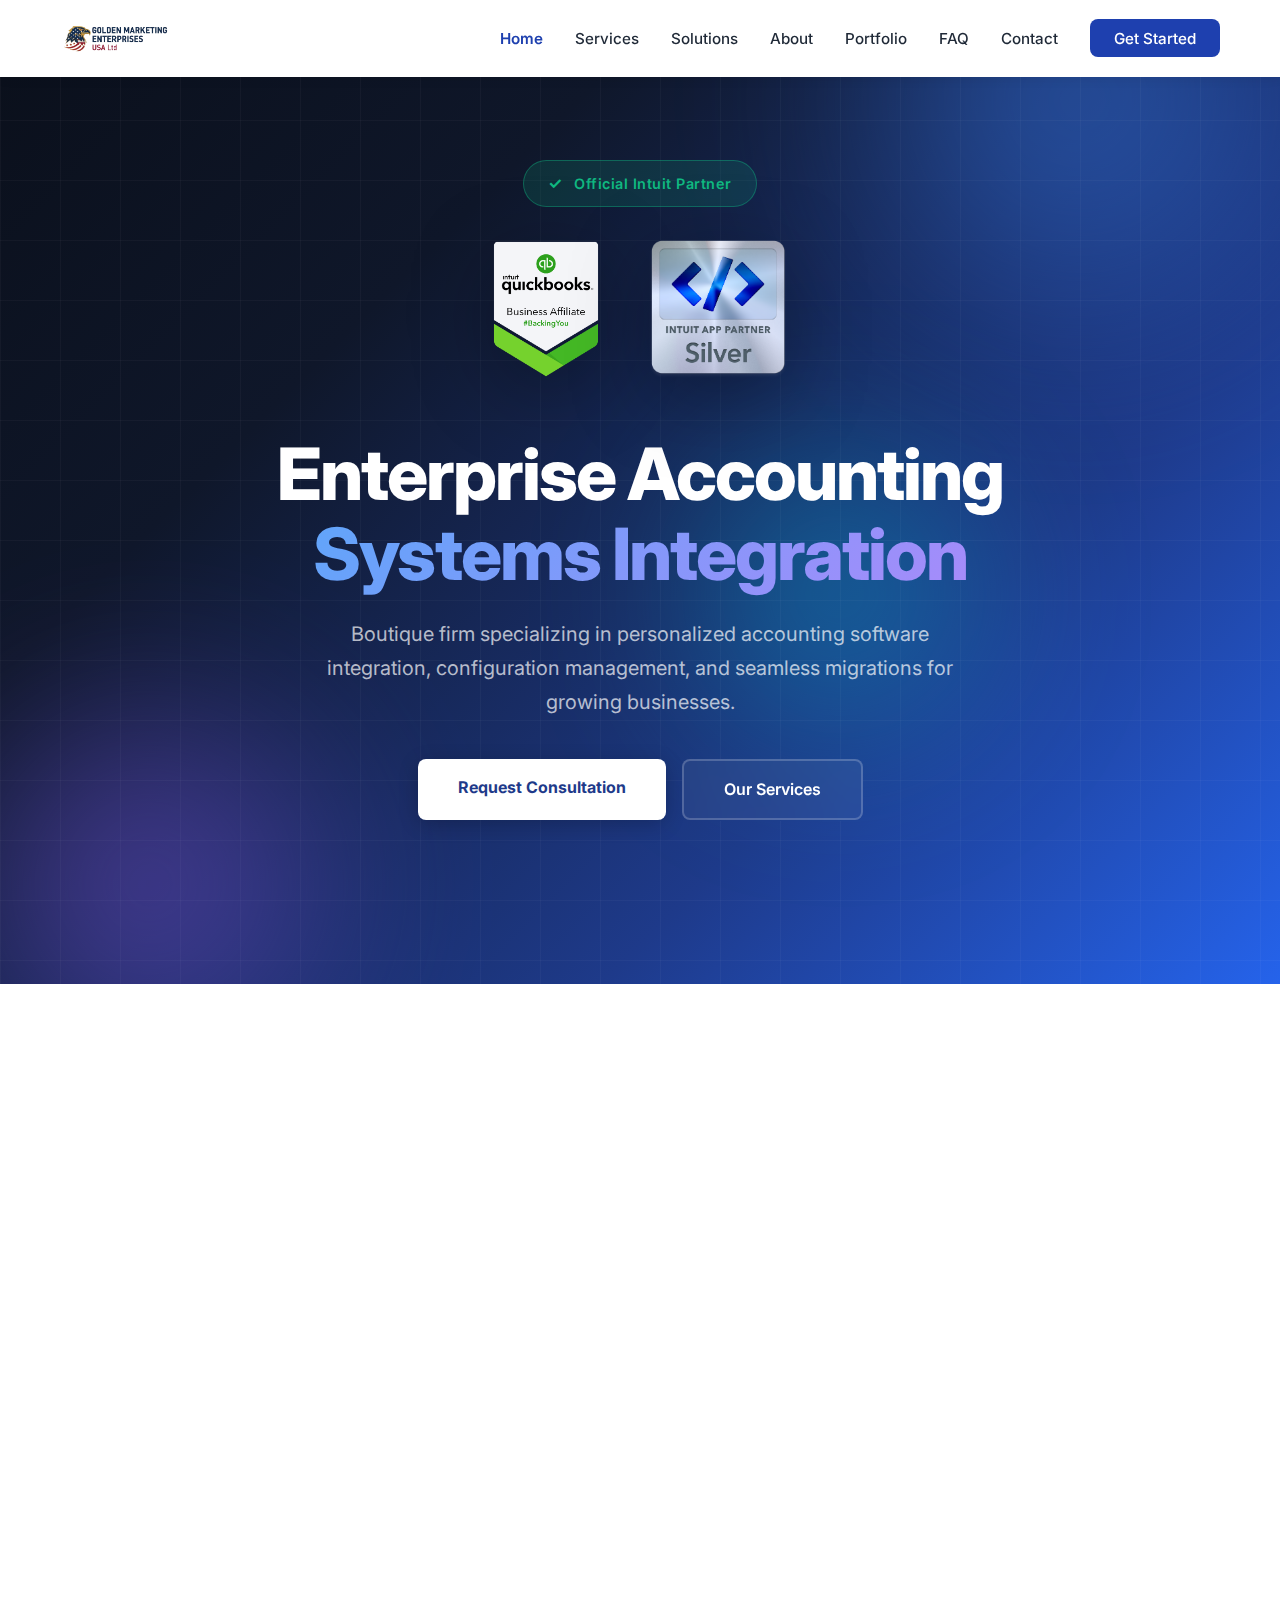
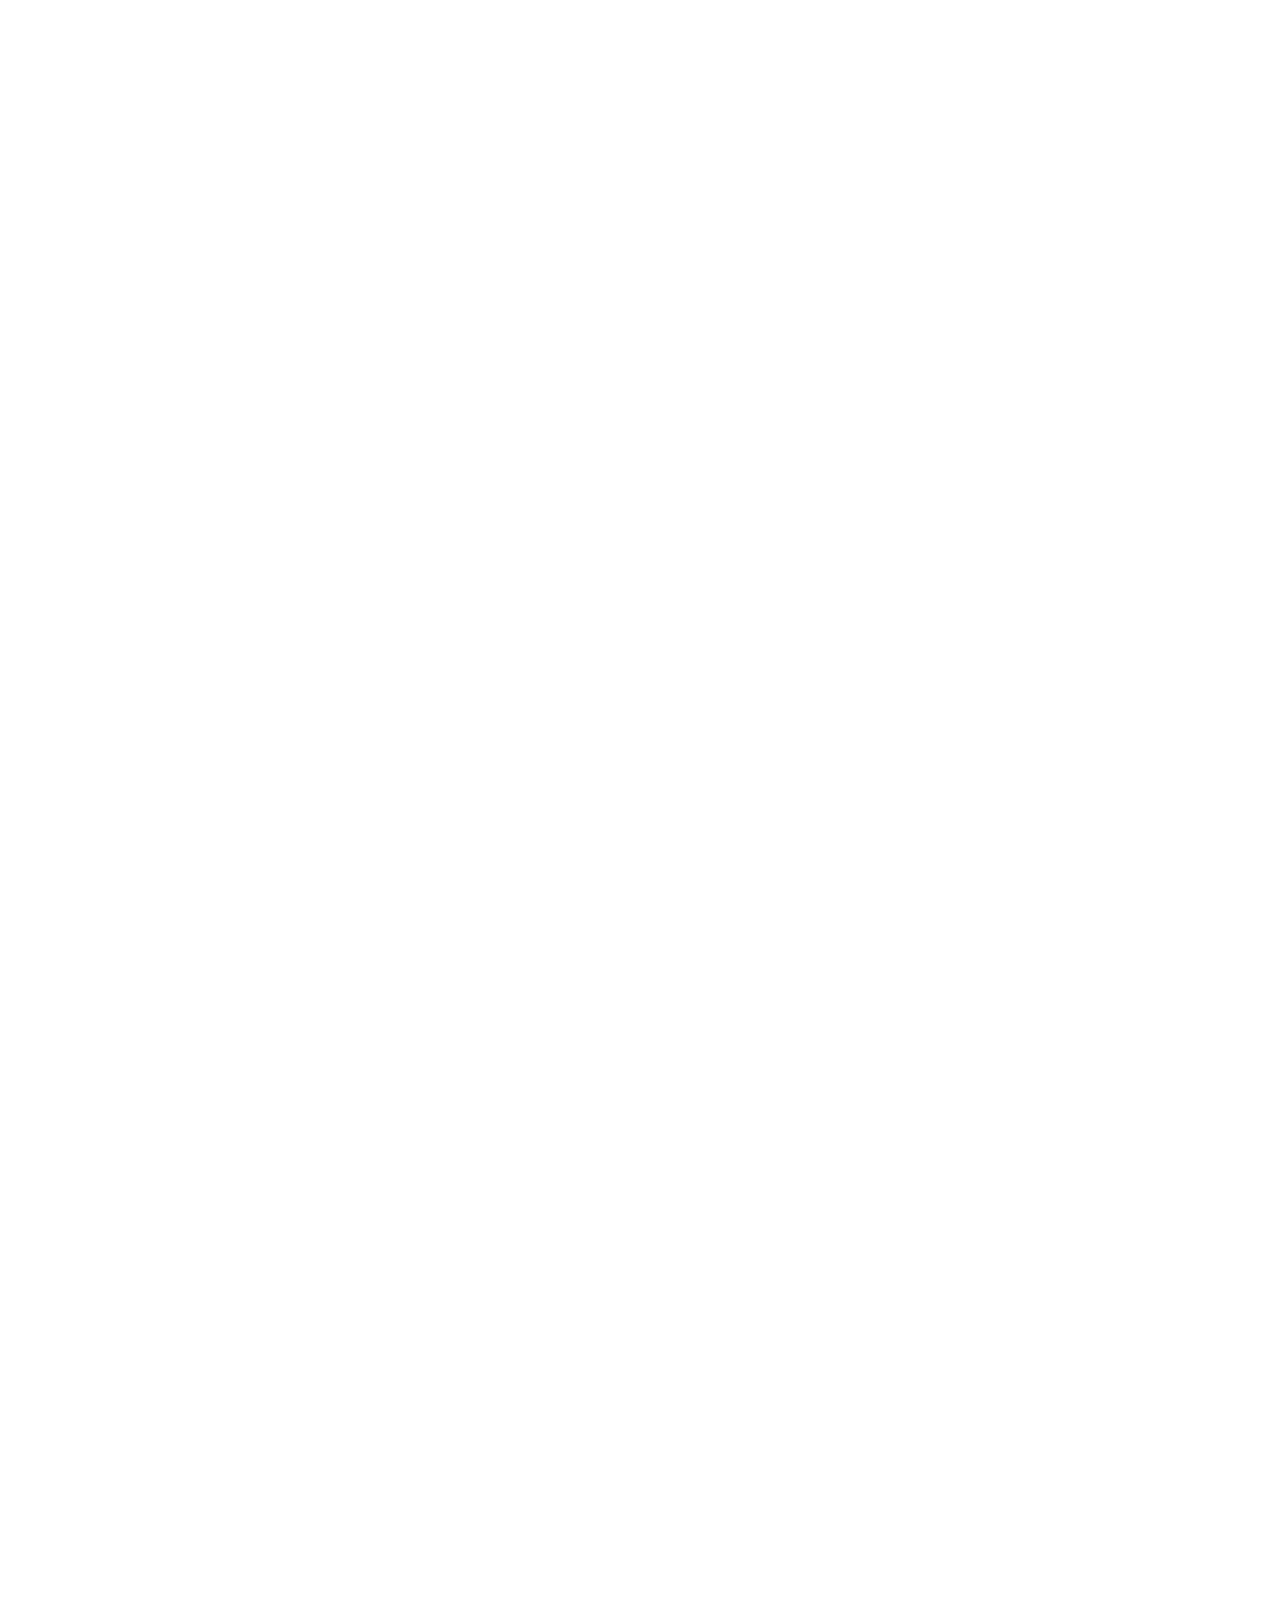
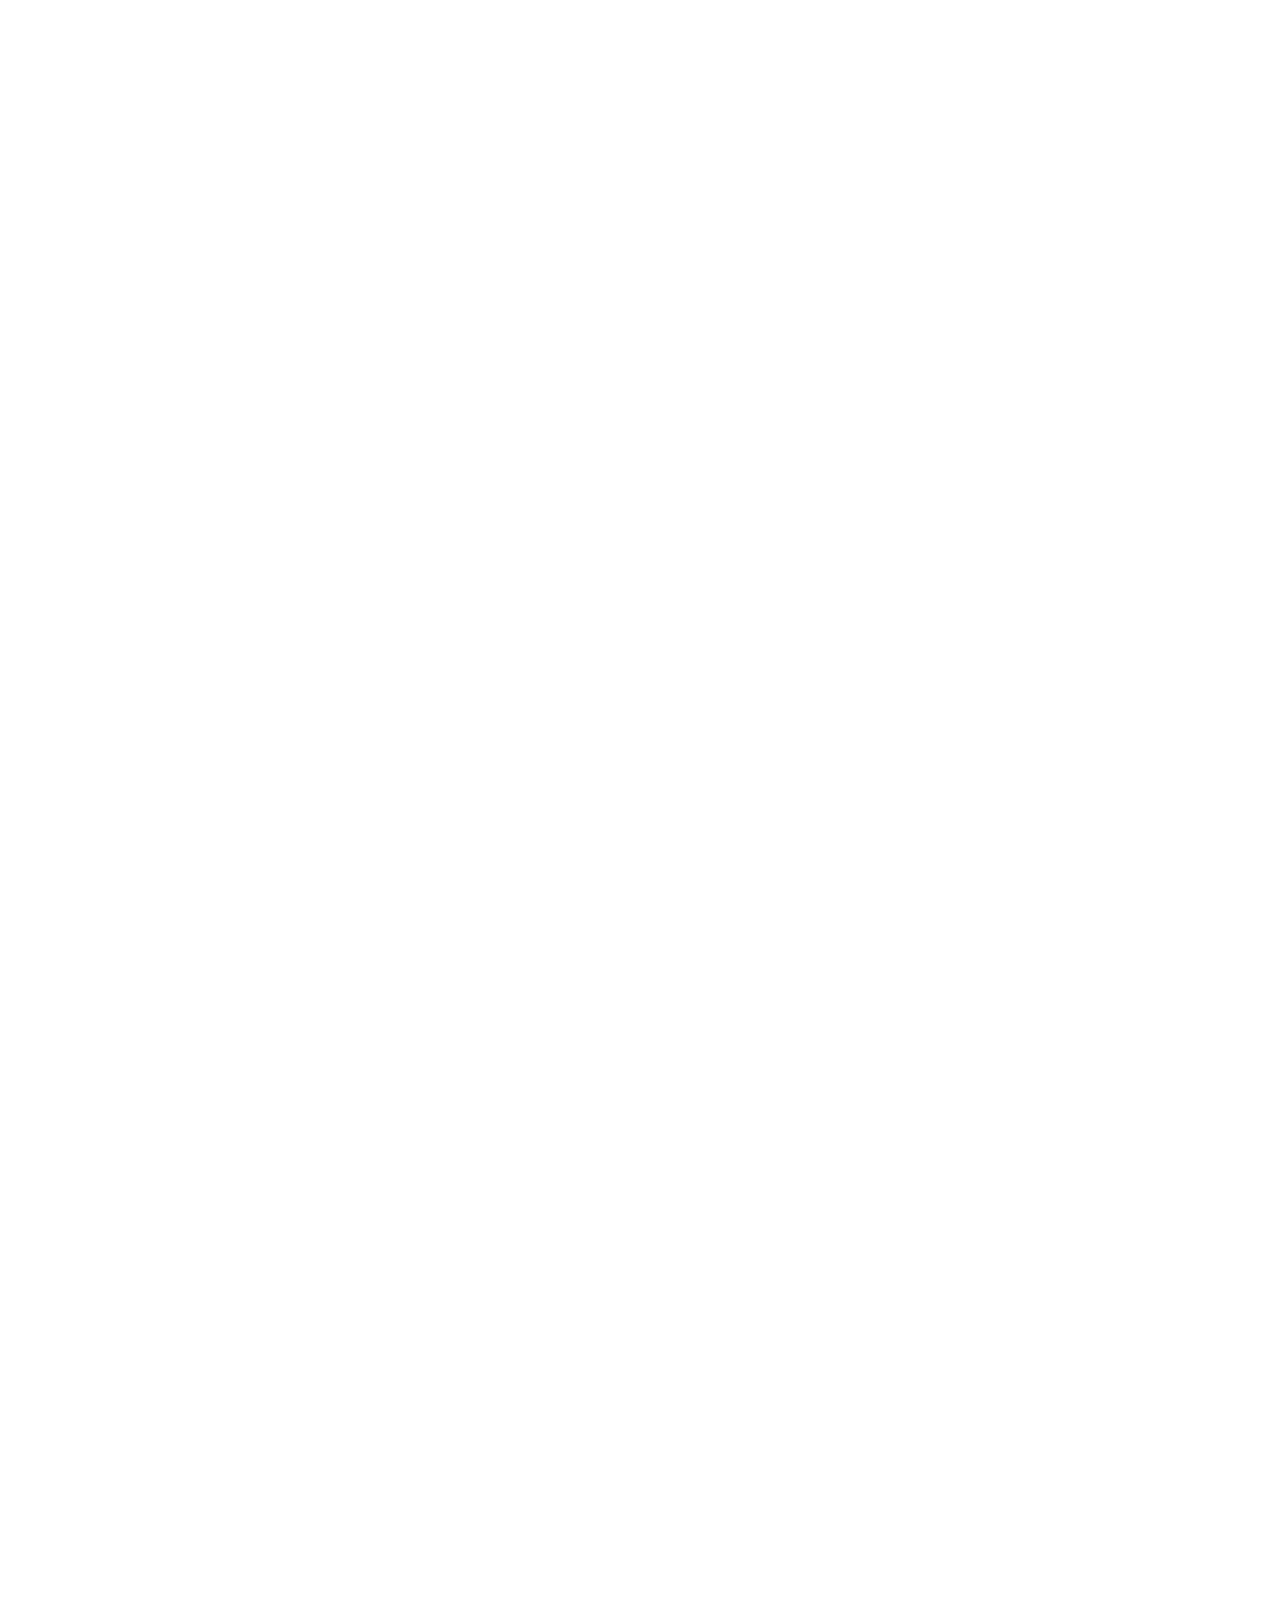
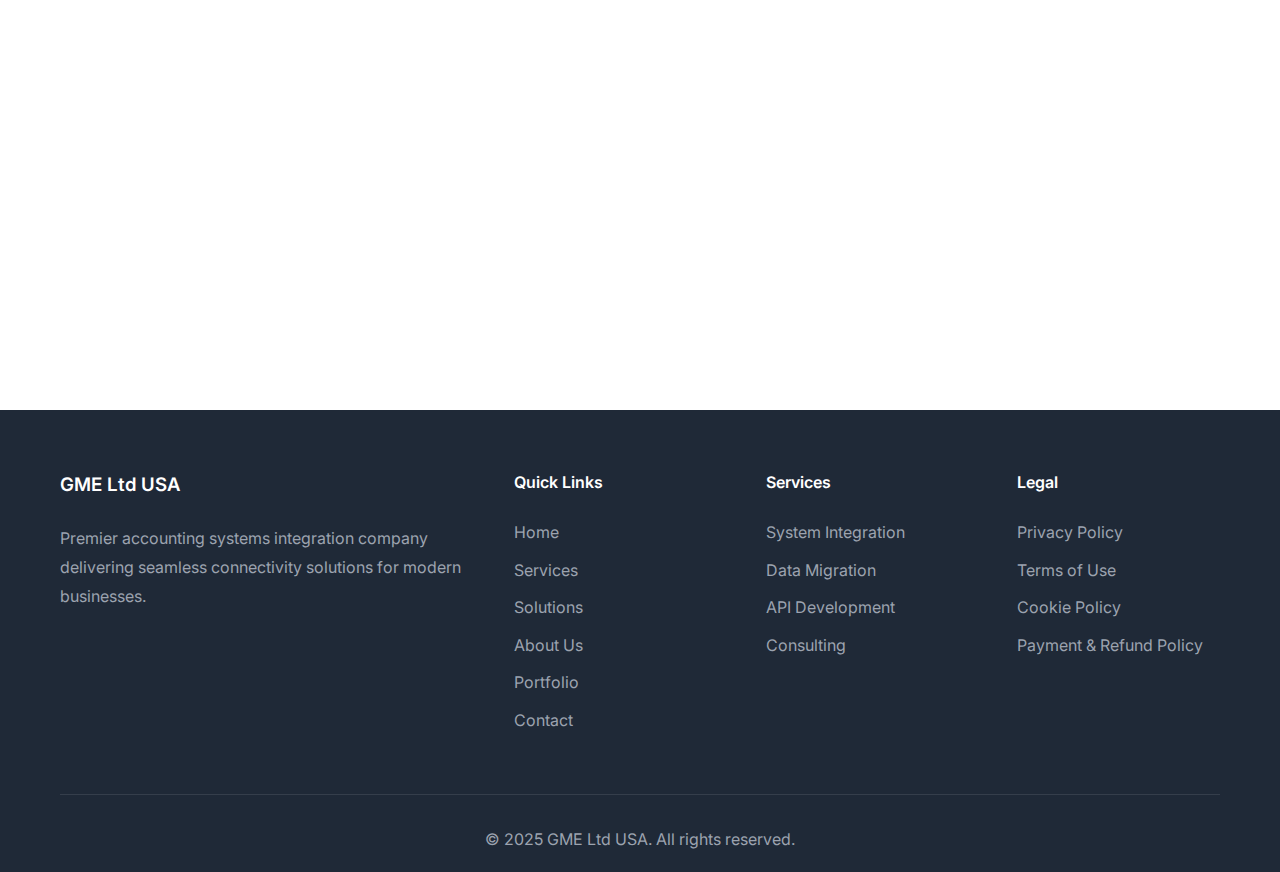
<file: index.html>
<!DOCTYPE html>
<html lang="en">
<head>
    <meta charset="UTF-8">
    <meta name="viewport" content="width=device-width, initial-scale=1.0">
    <meta name="description" content="GME Ltd USA - Premier Accounting Systems Integration Company. We specialize in seamless integration of accounting software and financial systems.">
    <title>GME Ltd USA - Accounting Systems Integration Experts</title>
    <link rel="stylesheet" href="css/styles.css">
    <link rel="preconnect" href="https://fonts.googleapis.com">
    <link rel="preconnect" href="https://fonts.gstatic.com" crossorigin>
    <link href="https://fonts.googleapis.com/css2?family=Inter:wght@300;400;500;600;700&display=swap" rel="stylesheet">
</head>
<body>
    <!-- Navigation -->
    <nav class="navbar">
        <div class="container">
            <div class="nav-wrapper">
                <div class="logo">
                    <img src="images/logo.png" alt="Golden Marketing Enterprises USA Ltd" class="logo-image">
                </div>
                <ul class="nav-menu">
                    <li><a href="index.html" class="nav-link active">Home</a></li>
                    <li><a href="services.html" class="nav-link">Services</a></li>
                    <li><a href="solutions.html" class="nav-link">Solutions</a></li>
                    <li><a href="about.html" class="nav-link">About</a></li>
                    <li><a href="portfolio.html" class="nav-link">Portfolio</a></li>
                    <li><a href="faq.html" class="nav-link">FAQ</a></li>
                    <li><a href="contact.html" class="nav-link">Contact</a></li>
                    <li><a href="contact.html" class="nav-link cta-button">Get Started</a></li>
                </ul>
                <div class="hamburger">
                    <span></span>
                    <span></span>
                    <span></span>
                </div>
            </div>
        </div>
    </nav>

    <!-- Hero Section -->
    <section id="home" class="hero-v2">
        <!-- Animated Background -->
        <div class="hero-bg-effects">
            <div class="gradient-orb orb-1"></div>
            <div class="gradient-orb orb-2"></div>
            <div class="gradient-orb orb-3"></div>
            <div class="grid-pattern"></div>
        </div>

        <div class="container hero-content">
            <!-- Partner Badge -->
            <div class="partner-pill">
                <span class="pill-icon">✓</span>
                <span class="pill-text">Official Intuit Partner</span>
                <span class="pill-glow"></span>
            </div>

            <!-- Badges Row -->
            <div class="hero-partners">
                <a href="quickbooks-affiliate.html" class="badge-float"><img src="images/QB_Business_Affiliate_Badge.png" alt="QuickBooks Business Affiliate"></a>
                <a href="intuit-partnership.html" class="badge-float"><img src="images/intuit-silver-partner.png" alt="Intuit Silver Partner"></a>
            </div>

            <!-- Main Headline -->
            <h1 class="hero-title">Enterprise Accounting<br><span>Systems Integration</span></h1>
            <p class="hero-sub">Boutique firm specializing in personalized accounting software integration, configuration management, and seamless migrations for growing businesses.</p>

            <!-- CTA -->
            <div class="hero-cta">
                <a href="contact.html" class="btn-main">Request Consultation</a>
                <a href="#services" class="btn-outline">Our Services</a>
            </div>
        </div>
    </section>

    <!-- Services Section -->
    <section id="services" class="services">
        <div class="container">
            <div class="section-header">
                <h2 class="section-title">Comprehensive Accounting Solutions</h2>
                <p class="section-subtitle">Full-spectrum accounting software integration, configuration, migration, and backend process outsourcing services</p>
            </div>
            <div class="services-grid">
                <div class="service-card">
                    <div class="service-icon">
                        <svg xmlns="http://www.w3.org/2000/svg" width="48" height="48" viewBox="0 0 24 24" fill="none" stroke="currentColor" stroke-width="2" stroke-linecap="round" stroke-linejoin="round">
                            <path d="M14 2H6a2 2 0 0 0-2 2v16a2 2 0 0 0 2 2h12a2 2 0 0 0 2-2V8z"></path>
                            <polyline points="14 2 14 8 20 8"></polyline>
                            <line x1="16" y1="13" x2="8" y2="13"></line>
                            <line x1="16" y1="17" x2="8" y2="17"></line>
                            <polyline points="10 9 9 9 8 9"></polyline>
                        </svg>
                    </div>
                    <h3 class="service-title">Accounting Systems Integration</h3>
                    <p class="service-desc">End-to-end integration of QuickBooks, SAP, NetSuite, and 50+ accounting platforms with your existing ERP, CRM, payroll, and banking systems. Real-time synchronization with error handling and audit trails.</p>
                </div>
                <div class="service-card">
                    <div class="service-icon">
                        <svg xmlns="http://www.w3.org/2000/svg" width="48" height="48" viewBox="0 0 24 24" fill="none" stroke="currentColor" stroke-width="2" stroke-linecap="round" stroke-linejoin="round">
                            <polyline points="22 12 18 12 15 21 9 3 6 12 2 12"></polyline>
                        </svg>
                    </div>
                    <h3 class="service-title">Accounting Software Migration</h3>
                    <p class="service-desc">Complete migration services from legacy systems to modern cloud platforms. Historical data preservation, chart of accounts mapping, vendor/customer data transfer, and parallel run support with 100% data integrity.</p>
                </div>
                <div class="service-card">
                    <div class="service-icon">
                        <svg xmlns="http://www.w3.org/2000/svg" width="48" height="48" viewBox="0 0 24 24" fill="none" stroke="currentColor" stroke-width="2" stroke-linecap="round" stroke-linejoin="round">
                            <path d="M12 2v20M17 5H9.5a3.5 3.5 0 0 0 0 7h5a3.5 3.5 0 0 1 0 7H6"></path>
                        </svg>
                    </div>
                    <h3 class="service-title">Backend Process Outsourcing</h3>
                    <p class="service-desc">Comprehensive accounting BPO services including accounts payable/receivable, reconciliation, month-end closing, payroll processing, tax preparation, and financial reporting. Dedicated support during business hours.</p>
                </div>
                <div class="service-card">
                    <div class="service-icon">
                        <svg xmlns="http://www.w3.org/2000/svg" width="48" height="48" viewBox="0 0 24 24" fill="none" stroke="currentColor" stroke-width="2" stroke-linecap="round" stroke-linejoin="round">
                            <path d="M21 16V8a2 2 0 0 0-1-1.73l-7-4a2 2 0 0 0-2 0l-7 4A2 2 0 0 0 3 8v8a2 2 0 0 0 1 1.73l7 4a2 2 0 0 0 2 0l7-4A2 2 0 0 0 21 16z"></path>
                            <polyline points="3.27 6.96 12 12.01 20.73 6.96"></polyline>
                            <line x1="12" y1="22.08" x2="12" y2="12"></line>
                        </svg>
                    </div>
                    <h3 class="service-title">Configuration Management</h3>
                    <p class="service-desc">Expert configuration of accounting software modules, user permissions, workflows, approval hierarchies, tax rules, multi-currency setup, and custom fields. Version control and change management included.</p>
                </div>
                <div class="service-card">
                    <div class="service-icon">
                        <svg xmlns="http://www.w3.org/2000/svg" width="48" height="48" viewBox="0 0 24 24" fill="none" stroke="currentColor" stroke-width="2" stroke-linecap="round" stroke-linejoin="round">
                            <path d="M18 20V10M12 20V4M6 20v-6"></path>
                        </svg>
                    </div>
                    <h3 class="service-title">Process Automation & RPA</h3>
                    <p class="service-desc">Robotic Process Automation for invoice processing, expense management, bank reconciliation, journal entries, and financial close. Reduce manual effort by 80% with intelligent automation.</p>
                </div>
                <div class="service-card">
                    <div class="service-icon">
                        <svg xmlns="http://www.w3.org/2000/svg" width="48" height="48" viewBox="0 0 24 24" fill="none" stroke="currentColor" stroke-width="2" stroke-linecap="round" stroke-linejoin="round">
                            <path d="M12 22s8-4 8-10V5l-8-3-8 3v7c0 6 8 10 8 10z"></path>
                        </svg>
                    </div>
                    <h3 class="service-title">Compliance & Audit Support</h3>
                    <p class="service-desc">SOX compliance, GAAP/IFRS implementation, internal controls setup, audit trail configuration, and regulatory reporting. PCI-DSS, SOC 2, and ISO 27001 certified processes.</p>
                </div>
                <div class="service-card">
                    <div class="service-icon">
                        <svg xmlns="http://www.w3.org/2000/svg" width="48" height="48" viewBox="0 0 24 24" fill="none" stroke="currentColor" stroke-width="2" stroke-linecap="round" stroke-linejoin="round">
                            <rect x="3" y="11" width="18" height="10" rx="2" ry="2"></rect>
                            <path d="M7 11V7a5 5 0 0 1 10 0v4"></path>
                        </svg>
                    </div>
                    <h3 class="service-title">Data Security & Backup</h3>
                    <p class="service-desc">Enterprise-grade encryption, automated backups, disaster recovery planning, and data retention policies. Ensure business continuity with redundant systems and 99.9% uptime SLA.</p>
                </div>
                <div class="service-card">
                    <div class="service-icon">
                        <svg xmlns="http://www.w3.org/2000/svg" width="48" height="48" viewBox="0 0 24 24" fill="none" stroke="currentColor" stroke-width="2" stroke-linecap="round" stroke-linejoin="round">
                            <path d="M17 21v-2a4 4 0 0 0-4-4H5a4 4 0 0 0-4 4v2"></path>
                            <circle cx="9" cy="7" r="4"></circle>
                            <path d="M23 21v-2a4 4 0 0 0-3-3.87"></path>
                            <path d="M16 3.13a4 4 0 0 1 0 7.75"></path>
                        </svg>
                    </div>
                    <h3 class="service-title">Training & Support</h3>
                    <p class="service-desc">Comprehensive user training, documentation, video tutorials, and responsive technical support. Dedicated account managers and certified consultants for ongoing optimization.</p>
                </div>
                <div class="service-card">
                    <div class="service-icon">
                        <svg xmlns="http://www.w3.org/2000/svg" width="48" height="48" viewBox="0 0 24 24" fill="none" stroke="currentColor" stroke-width="2" stroke-linecap="round" stroke-linejoin="round">
                            <circle cx="12" cy="12" r="10"></circle>
                            <polyline points="12 6 12 12 16 14"></polyline>
                        </svg>
                    </div>
                    <h3 class="service-title">Real-time Synchronization</h3>
                    <p class="service-desc">Instant data sync across multiple accounting systems, branches, and currencies. Conflict resolution, duplicate detection, and transaction matching with millisecond latency.</p>
                </div>
            </div>
        </div>
    </section>

    <!-- Solutions Section -->
    <section id="solutions" class="solutions">
        <div class="container">
            <div class="section-header">
                <h2 class="section-title">Integration Solutions</h2>
                <p class="section-subtitle">We work with leading accounting and business software platforms</p>
            </div>
            <div class="solutions-content">
                <div class="solutions-text">
                    <h3>Supported Platforms</h3>
                    <ul class="solutions-list">
                        <li>QuickBooks (Online & Desktop)</li>
                        <li>SAP Business One</li>
                        <li>Microsoft Dynamics 365</li>
                        <li>NetSuite</li>
                        <li>Xero</li>
                        <li>Sage Accounting</li>
                        <li>FreshBooks</li>
                        <li>Custom ERP Systems</li>
                    </ul>
                </div>
                <div class="solutions-features">
                    <h3>Our Service Approach</h3>
                    <div class="feature-item">
                        <span class="feature-check">✓</span>
                        <span>Expert consultants with industry experience</span>
                    </div>
                    <div class="feature-item">
                        <span class="feature-check">✓</span>
                        <span>Tailored solutions for your business needs</span>
                    </div>
                    <div class="feature-item">
                        <span class="feature-check">✓</span>
                        <span>End-to-end project management</span>
                    </div>
                    <div class="feature-item">
                        <span class="feature-check">✓</span>
                        <span>Post-implementation support & training</span>
                    </div>
                    <div class="feature-item">
                        <span class="feature-check">✓</span>
                        <span>Cost-effective outsourcing solutions</span>
                    </div>
                    <div class="feature-item">
                        <span class="feature-check">✓</span>
                        <span>Seamless data migration & integration</span>
                    </div>
                </div>
            </div>
        </div>
    </section>

    <!-- About Section -->
    <section id="about" class="about">
        <div class="container">
            <div class="section-header">
                <h2 class="section-title">About GME Ltd USA</h2>
                <p class="section-subtitle">Your trusted partner in accounting systems integration</p>
            </div>
            <div class="about-content">
                <div class="about-text">
                    <p>Founded in 2025, GME Ltd USA is a new specialist in accounting software integration, bringing fresh perspectives and modern solutions to help businesses streamline their financial operations.</p>
                    <p>Our agile team of certified professionals specializes in bridging the gap between disparate financial systems, providing personalized attention to ensure your accounting data flows smoothly across your entire technology stack.</p>
                    <p>We understand that every business has unique requirements. That's why we offer customized integration solutions that align perfectly with your specific workflows and objectives.</p>
                </div>
                <div class="about-values">
                    <h3>Our Core Values</h3>
                    <div class="value-item">
                        <h4>Excellence</h4>
                        <p>Delivering superior integration solutions that exceed expectations</p>
                    </div>
                    <div class="value-item">
                        <h4>Innovation</h4>
                        <p>Leveraging cutting-edge technology to solve complex challenges</p>
                    </div>
                    <div class="value-item">
                        <h4>Integrity</h4>
                        <p>Building trust through transparent and ethical business practices</p>
                    </div>
                </div>
            </div>
        </div>
    </section>

    <!-- Contact Section -->
    <section id="contact" class="contact">
        <div class="container">
            <div class="section-header">
                <h2 class="section-title">Get In Touch</h2>
                <p class="section-subtitle">Ready to streamline your accounting systems? Let's discuss your integration needs</p>
            </div>
            <div class="contact-content">
                <div class="contact-form">
                    <form id="contactForm" action="https://formspree.io/f/xldwvaja" method="POST">
                        <div class="form-group">
                            <input type="text" id="name" name="name" required placeholder="Your Name">
                        </div>
                        <div class="form-group">
                            <input type="email" id="email" name="email" required placeholder="Email Address">
                        </div>
                        <div class="form-group">
                            <input type="text" id="company" name="company" placeholder="Company Name">
                        </div>
                        <div class="form-group">
                            <select id="service" name="service" required>
                                <option value="">Select Service</option>
                                <option value="integration">System Integration</option>
                                <option value="migration">Data Migration</option>
                                <option value="automation">Financial Automation</option>
                                <option value="api">Custom API Development</option>
                                <option value="reporting">Reporting & Analytics</option>
                                <option value="other">Other</option>
                            </select>
                        </div>
                        <div class="form-group">
                            <textarea id="message" name="message" rows="5" required placeholder="Tell us about your project"></textarea>
                        </div>
                        <button type="submit" class="btn btn-primary">Send Message</button>
                    </form>
                </div>
                <div class="contact-info">
                    <div class="info-item">
                        <h3>Contact Information</h3>
                        <p>Get in touch with our integration experts</p>
                    </div>
                    <div class="info-item">
                        <svg xmlns="http://www.w3.org/2000/svg" width="24" height="24" viewBox="0 0 24 24" fill="none" stroke="currentColor" stroke-width="2" stroke-linecap="round" stroke-linejoin="round">
                            <path d="M3 9l9-7 9 7v11a2 2 0 0 1-2 2H5a2 2 0 0 1-2-2z"></path>
                            <polyline points="9 22 9 12 15 12 15 22"></polyline>
                        </svg>
                        <div>
                            <strong>Office</strong>
                            <p>543 Newbridge Road<br>East Meadow, NY 11554<br>USA</p>
                        </div>
                    </div>
                    <div class="info-item">
                        <svg xmlns="http://www.w3.org/2000/svg" width="24" height="24" viewBox="0 0 24 24" fill="none" stroke="currentColor" stroke-width="2" stroke-linecap="round" stroke-linejoin="round">
                            <path d="M22 16.92v3a2 2 0 0 1-2.18 2 19.79 19.79 0 0 1-8.63-3.07 19.5 19.5 0 0 1-6-6 19.79 19.79 0 0 1-3.07-8.67A2 2 0 0 1 4.11 2h3a2 2 0 0 1 2 1.72 12.84 12.84 0 0 0 .7 2.81 2 2 0 0 1-.45 2.11L8.09 9.91a16 16 0 0 0 6 6l1.27-1.27a2 2 0 0 1 2.11-.45 12.84 12.84 0 0 0 2.81.7A2 2 0 0 1 22 16.92z"></path>
                        </svg>
                        <div>
                            <strong>Phone</strong>
                            <p>+1 (201) 554-1283</p>
                        </div>
                    </div>
                    <div class="info-item">
                        <svg xmlns="http://www.w3.org/2000/svg" width="24" height="24" viewBox="0 0 24 24" fill="none" stroke="currentColor" stroke-width="2" stroke-linecap="round" stroke-linejoin="round">
                            <path d="M4 4h16c1.1 0 2 .9 2 2v12c0 1.1-.9 2-2 2H4c-1.1 0-2-.9-2-2V6c0-1.1.9-2 2-2z"></path>
                            <polyline points="22,6 12,13 2,6"></polyline>
                        </svg>
                        <div>
                            <strong>Email</strong>
                            <p>support@gmeltdus.com</p>
                        </div>
                    </div>
                </div>
            </div>
        </div>
    </section>

    <!-- Footer -->
    <footer class="footer">
        <div class="container">
            <div class="footer-content">
                <div class="footer-section">
                    <h3>GME Ltd USA</h3>
                    <p>Premier accounting systems integration company delivering seamless connectivity solutions for modern businesses.</p>
                </div>
                <div class="footer-section">
                    <h4>Quick Links</h4>
                    <ul>
                        <li><a href="index.html">Home</a></li>
                        <li><a href="services.html">Services</a></li>
                        <li><a href="solutions.html">Solutions</a></li>
                        <li><a href="about.html">About Us</a></li>
                        <li><a href="portfolio.html">Portfolio</a></li>
                        <li><a href="contact.html">Contact</a></li>
                    </ul>
                </div>
                <div class="footer-section">
                    <h4>Services</h4>
                    <ul>
                        <li><a href="#services">System Integration</a></li>
                        <li><a href="#services">Data Migration</a></li>
                        <li><a href="#services">API Development</a></li>
                        <li><a href="#services">Consulting</a></li>
                    </ul>
                </div>
                <div class="footer-section">
                    <h4>Legal</h4>
                    <ul>
                        <li><a href="privacy-policy.html">Privacy Policy</a></li>
                        <li><a href="terms-of-use.html">Terms of Use</a></li>
                        <li><a href="cookie-policy.html">Cookie Policy</a></li>
                        <li><a href="payment-policy.html">Payment & Refund Policy</a></li>
                    </ul>
                </div>
            </div>
            <div class="footer-bottom">
                <p>&copy; 2025 GME Ltd USA. All rights reserved.</p>
            </div>
        </div>
    </footer>

    <script src="js/main.js"></script>
</body>
</html>
</file>
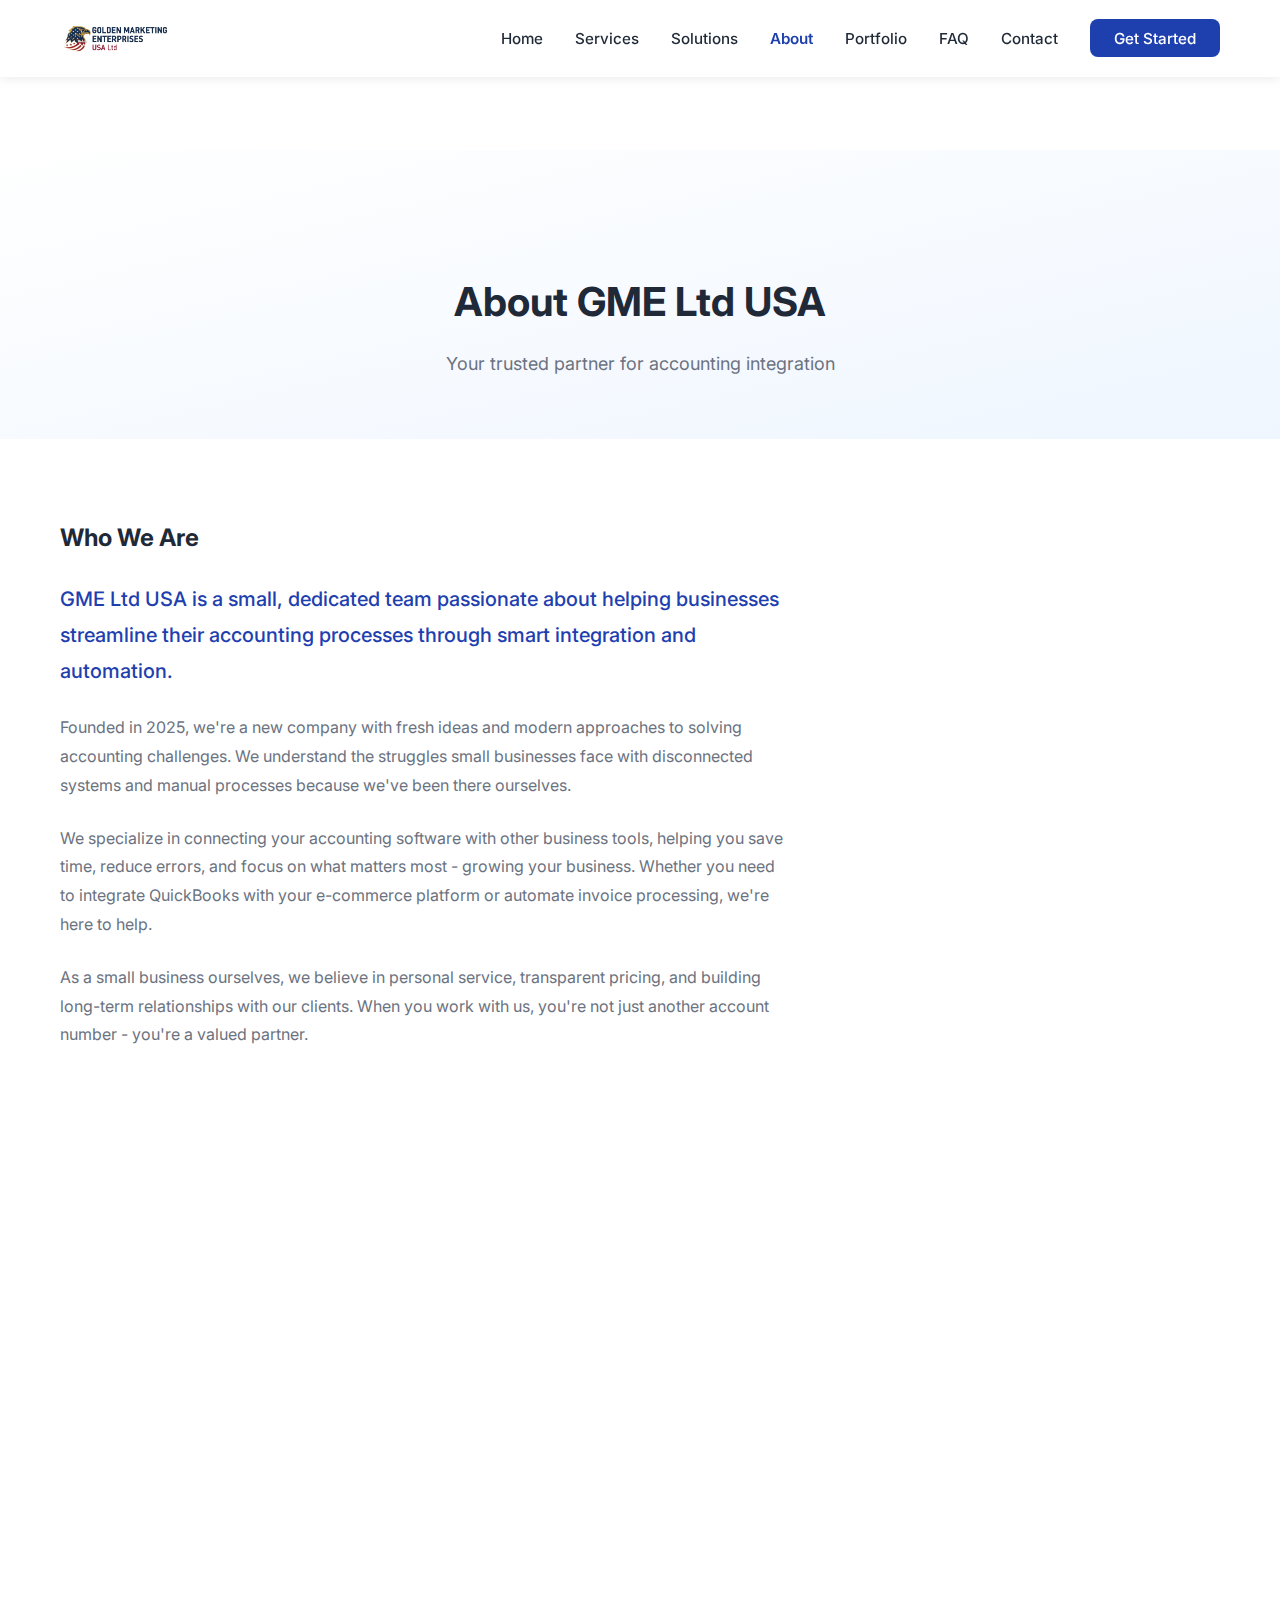
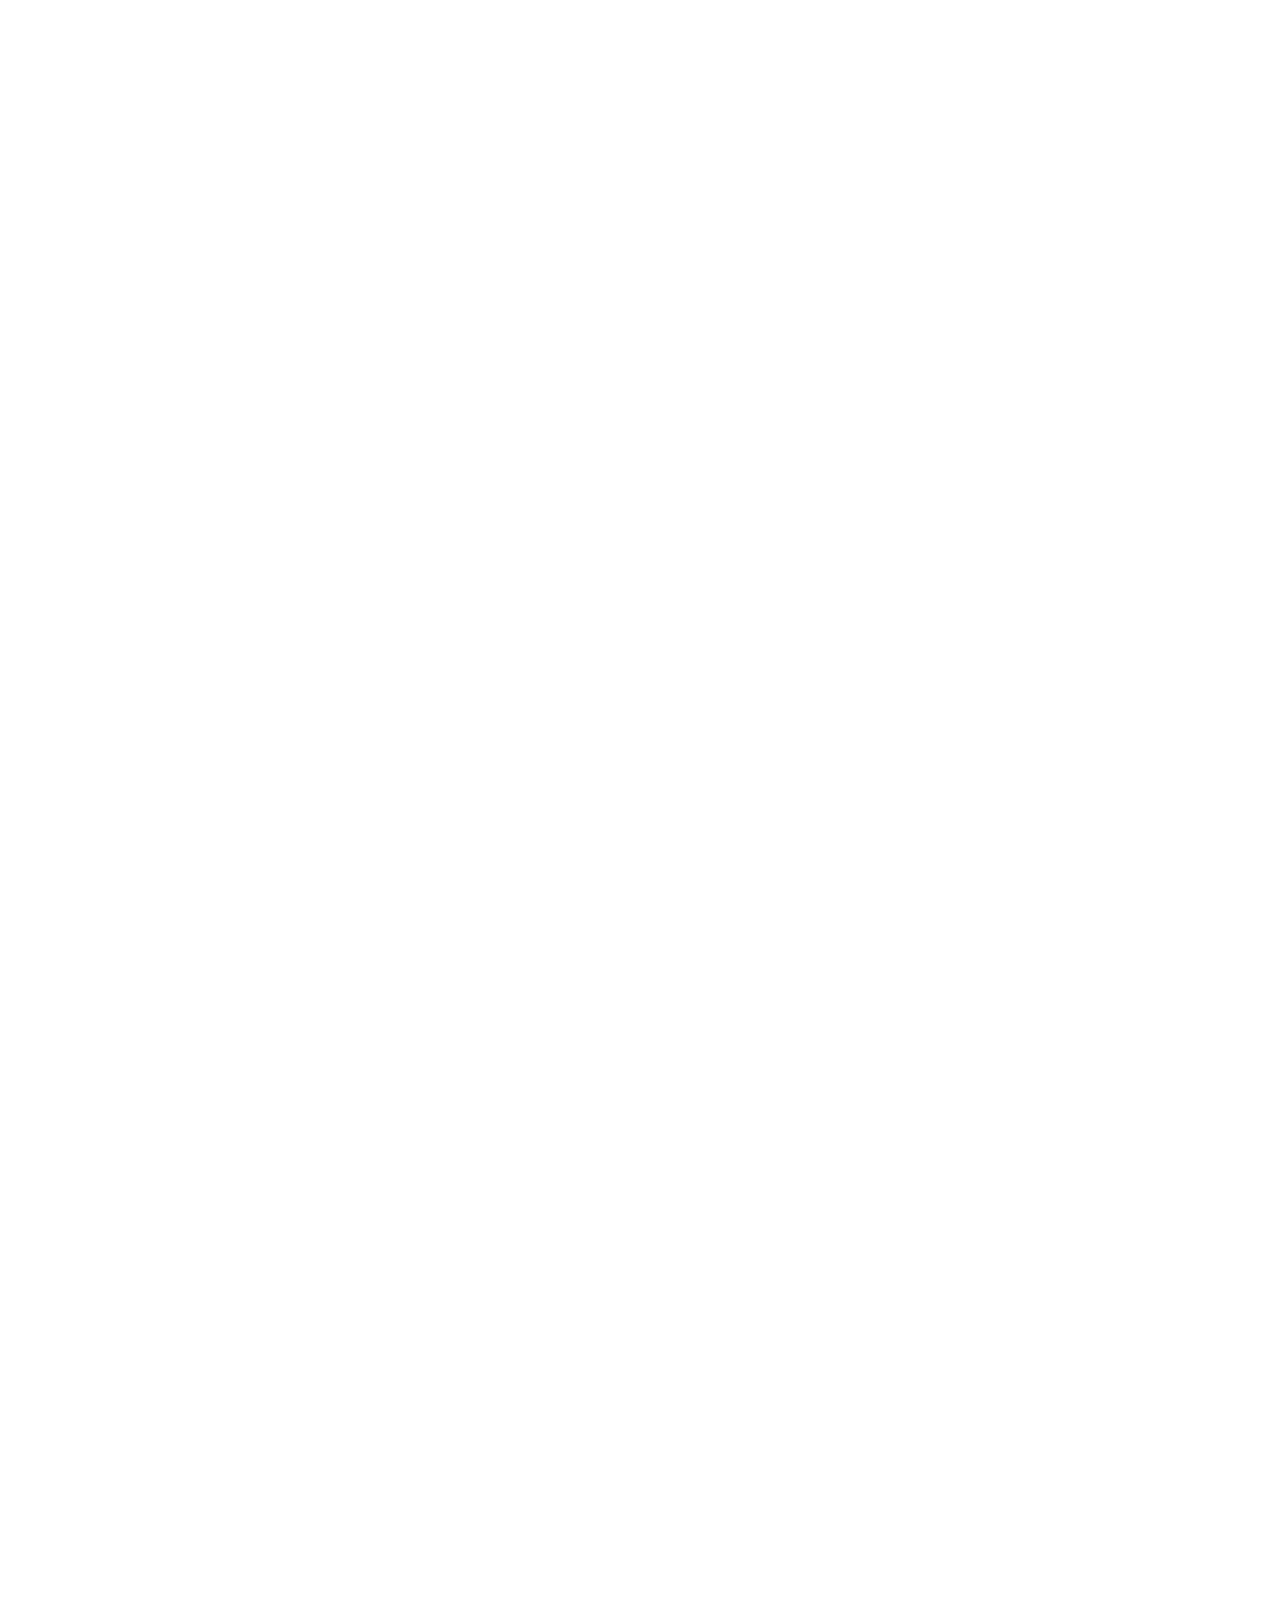
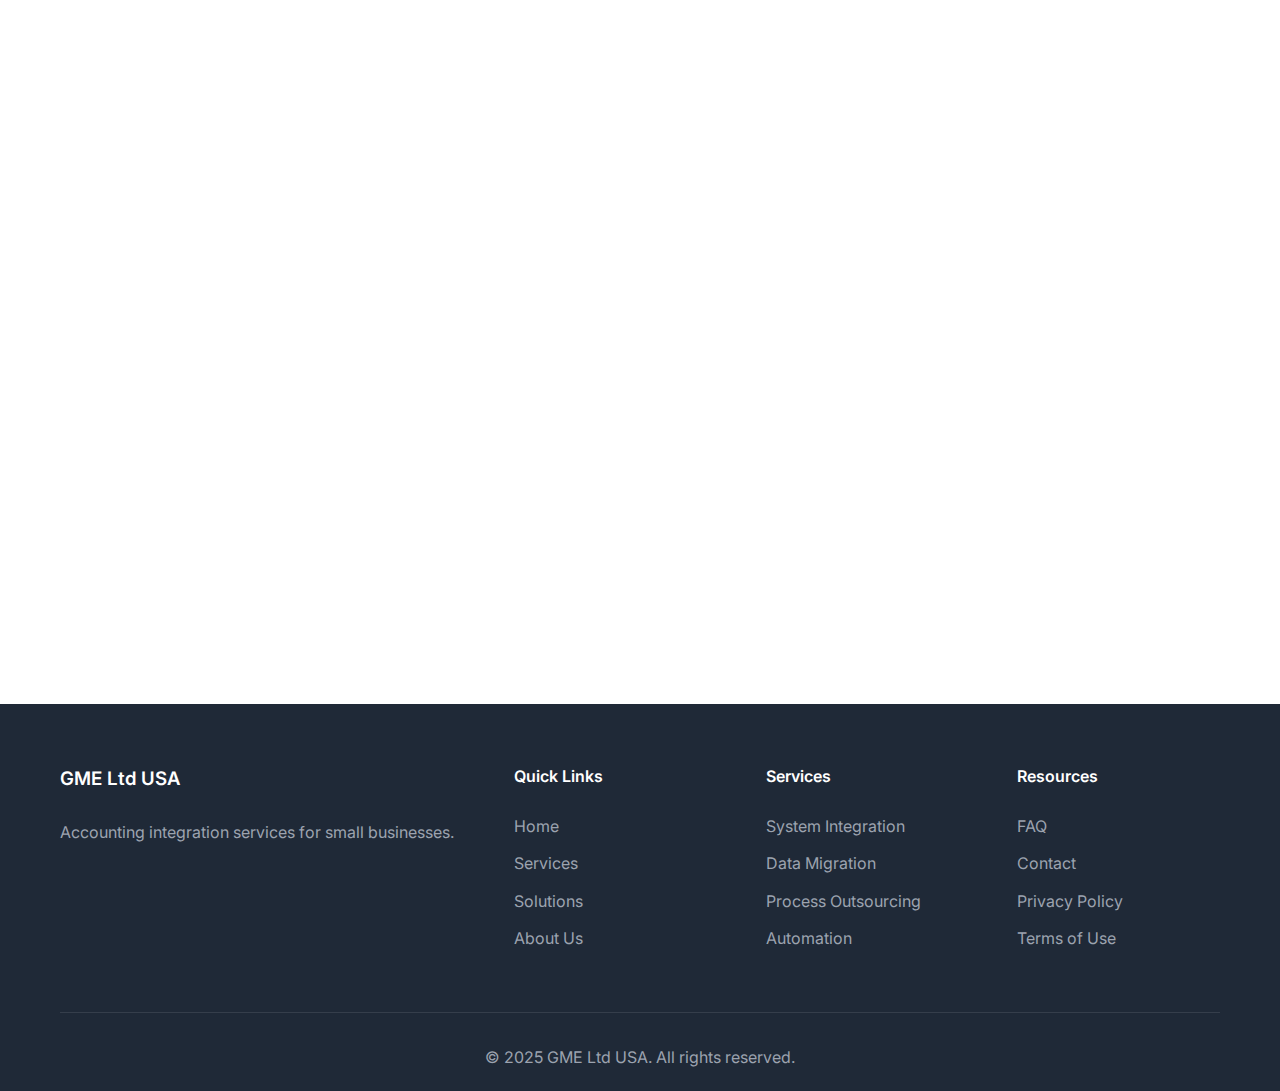
<file: about.html>
<!DOCTYPE html>
<html lang="en">
<head>
    <meta charset="UTF-8">
    <meta name="viewport" content="width=device-width, initial-scale=1.0">
    <meta name="description" content="About GME Ltd USA - Your local accounting integration partner for small businesses">
    <title>About Us - GME Ltd USA</title>
    <link rel="stylesheet" href="css/styles.css">
    <link rel="preconnect" href="https://fonts.googleapis.com">
    <link rel="preconnect" href="https://fonts.gstatic.com" crossorigin>
    <link href="https://fonts.googleapis.com/css2?family=Inter:wght@300;400;500;600;700&display=swap" rel="stylesheet">
</head>
<body class="light-nav">
    <!-- Navigation -->
    <nav class="navbar">
        <div class="container">
            <div class="nav-wrapper">
                <div class="logo">
                    <img src="images/logo.png" alt="Golden Marketing Enterprises USA Ltd" class="logo-image">
                </div>
                <ul class="nav-menu">
                    <li><a href="index.html" class="nav-link">Home</a></li>
                    <li><a href="services.html" class="nav-link">Services</a></li>
                    <li><a href="solutions.html" class="nav-link">Solutions</a></li>
                    <li><a href="about.html" class="nav-link active">About</a></li>
                    <li><a href="portfolio.html" class="nav-link">Portfolio</a></li>
                    <li><a href="faq.html" class="nav-link">FAQ</a></li>
                    <li><a href="contact.html" class="nav-link">Contact</a></li>
                    <li><a href="contact.html" class="nav-link cta-button">Get Started</a></li>
                </ul>
                <div class="hamburger">
                    <span></span>
                    <span></span>
                    <span></span>
                </div>
            </div>
        </div>
    </nav>

    <!-- Page Header -->
    <section class="page-header">
        <div class="container">
            <h1>About GME Ltd USA</h1>
            <p>Your trusted partner for accounting integration</p>
        </div>
    </section>

    <!-- Company Overview -->
    <section class="company-overview">
        <div class="container">
            <div class="overview-content">
                <div class="overview-text" style="max-width: 100%;">
                    <h2>Who We Are</h2>
                    <p class="lead">GME Ltd USA is a small, dedicated team passionate about helping businesses streamline their accounting processes through smart integration and automation.</p>

                    <p>Founded in 2025, we're a new company with fresh ideas and modern approaches to solving accounting challenges. We understand the struggles small businesses face with disconnected systems and manual processes because we've been there ourselves.</p>

                    <p>We specialize in connecting your accounting software with other business tools, helping you save time, reduce errors, and focus on what matters most - growing your business. Whether you need to integrate QuickBooks with your e-commerce platform or automate invoice processing, we're here to help.</p>

                    <p>As a small business ourselves, we believe in personal service, transparent pricing, and building long-term relationships with our clients. When you work with us, you're not just another account number - you're a valued partner.</p>
                </div>
            </div>
        </div>
    </section>

    <!-- Mission & Vision -->
    <section class="mission-vision">
        <div class="container">
            <div class="mv-grid">
                <div class="mv-card">
                    <h2>Our Mission</h2>
                    <p>To make accounting integration accessible and affordable for small businesses. We believe every business, regardless of size, deserves efficient financial systems that work seamlessly together.</p>
                </div>
                <div class="mv-card">
                    <h2>Our Vision</h2>
                    <p>To become the go-to partner for small businesses in the New York area seeking honest, reliable accounting integration services. We aim to grow alongside our clients, learning and adapting to meet their evolving needs.</p>
                </div>
            </div>
        </div>
    </section>

    <!-- Core Values -->
    <section class="core-values">
        <div class="container">
            <h2 class="section-title">What We Stand For</h2>
            <div class="values-grid">
                <div class="value-card">
                    <div class="value-icon">🤝</div>
                    <h3>Honesty</h3>
                    <p>We provide straightforward advice and transparent pricing. If we can't help you, we'll tell you upfront and try to point you in the right direction.</p>
                </div>
                <div class="value-card">
                    <div class="value-icon">👂</div>
                    <h3>Listening</h3>
                    <p>We take time to understand your specific needs and challenges. Every business is unique, and cookie-cutter solutions rarely work.</p>
                </div>
                <div class="value-card">
                    <div class="value-icon">💡</div>
                    <h3>Simplicity</h3>
                    <p>We believe in keeping things simple. No unnecessary complexity, no confusing jargon - just practical solutions that work.</p>
                </div>
                <div class="value-card">
                    <div class="value-icon">📞</div>
                    <h3>Accessibility</h3>
                    <p>As a small team, we're always accessible. You can reach us directly when you need help - no call centers or support tickets.</p>
                </div>
                <div class="value-card">
                    <div class="value-icon">🎯</div>
                    <h3>Focus</h3>
                    <p>We focus on doing a few things really well rather than trying to be everything to everyone. Quality over quantity, always.</p>
                </div>
                <div class="value-card">
                    <div class="value-icon">🌱</div>
                    <h3>Growth</h3>
                    <p>We're committed to continuous learning and improvement, staying current with technology while maintaining our personal touch.</p>
                </div>
            </div>
        </div>
    </section>

    <!-- Our Approach -->
    <section class="our-approach">
        <div class="container">
            <h2 class="section-title">Our Approach</h2>
            <div class="approach-content">
                <div class="approach-step">
                    <h3>1. We Listen</h3>
                    <p>First, we sit down with you (in person or virtually) to understand your current setup, pain points, and goals. No sales pitch, just a conversation.</p>
                </div>
                <div class="approach-step">
                    <h3>2. We Plan Together</h3>
                    <p>We work with you to create a realistic plan that fits your budget and timeline. We'll be honest about what's possible and what's not.</p>
                </div>
                <div class="approach-step">
                    <h3>3. We Implement Carefully</h3>
                    <p>We handle the technical work while keeping you informed every step of the way. No surprises, no hidden complications.</p>
                </div>
                <div class="approach-step">
                    <h3>4. We Stay Available</h3>
                    <p>After implementation, we're still here when you need us. Whether it's a quick question or additional help, we're just a phone call away.</p>
                </div>
            </div>
        </div>
    </section>

    <!-- Why Choose Us -->
    <section class="why-choose">
        <div class="container">
            <h2 class="section-title">Why Work With Us?</h2>
            <div class="reasons-grid">
                <div class="reason-card">
                    <h3>Small Business Focus</h3>
                    <p>We exclusively work with small businesses, so we understand your unique challenges and constraints.</p>
                </div>
                <div class="reason-card">
                    <h3>No Corporate Bureaucracy</h3>
                    <p>Quick decisions, flexible solutions, and direct communication. No layers of management to go through.</p>
                </div>
                <div class="reason-card">
                    <h3>Local Presence</h3>
                    <p>Based in East Meadow, NY, we're part of your community and understand the local business environment.</p>
                </div>
                <div class="reason-card">
                    <h3>Fair Pricing</h3>
                    <p>We offer honest, competitive pricing with no hidden fees. Payment plans available for qualifying businesses.</p>
                </div>
                <div class="reason-card">
                    <h3>Personal Service</h3>
                    <p>You'll work with the same people from start to finish. We know your name and your business.</p>
                </div>
                <div class="reason-card">
                    <h3>Practical Solutions</h3>
                    <p>We recommend what you need, not what's most expensive. Sometimes the simple solution is the best one.</p>
                </div>
            </div>
        </div>
    </section>

    <!-- Contact CTA -->
    <section class="cta-section">
        <div class="container">
            <h2>Let's Have a Conversation</h2>
            <p>No pressure, no obligations. Just a friendly chat about how we might help your business.</p>
            <a href="contact.html" class="btn btn-primary">Get in Touch</a>
        </div>
    </section>

    <!-- Footer -->
    <footer class="footer">
        <div class="container">
            <div class="footer-content">
                <div class="footer-section">
                    <h3>GME Ltd USA</h3>
                    <p>Accounting integration services for small businesses.</p>
                </div>
                <div class="footer-section">
                    <h4>Quick Links</h4>
                    <ul>
                        <li><a href="index.html">Home</a></li>
                        <li><a href="services.html">Services</a></li>
                        <li><a href="solutions.html">Solutions</a></li>
                        <li><a href="about.html">About Us</a></li>
                    </ul>
                </div>
                <div class="footer-section">
                    <h4>Services</h4>
                    <ul>
                        <li><a href="services.html#integration">System Integration</a></li>
                        <li><a href="services.html#migration">Data Migration</a></li>
                        <li><a href="services.html#bpo">Process Outsourcing</a></li>
                        <li><a href="services.html#automation">Automation</a></li>
                    </ul>
                </div>
                <div class="footer-section">
                    <h4>Resources</h4>
                    <ul>
                        <li><a href="faq.html">FAQ</a></li>
                        <li><a href="contact.html">Contact</a></li>
                        <li><a href="privacy-policy.html">Privacy Policy</a></li>
                        <li><a href="terms-of-use.html">Terms of Use</a></li>
                    </ul>
                </div>
            </div>
            <div class="footer-bottom">
                <p>&copy; 2025 GME Ltd USA. All rights reserved.</p>
            </div>
        </div>
    </footer>

    <script src="js/main.js"></script>
</body>
</html>
</file>
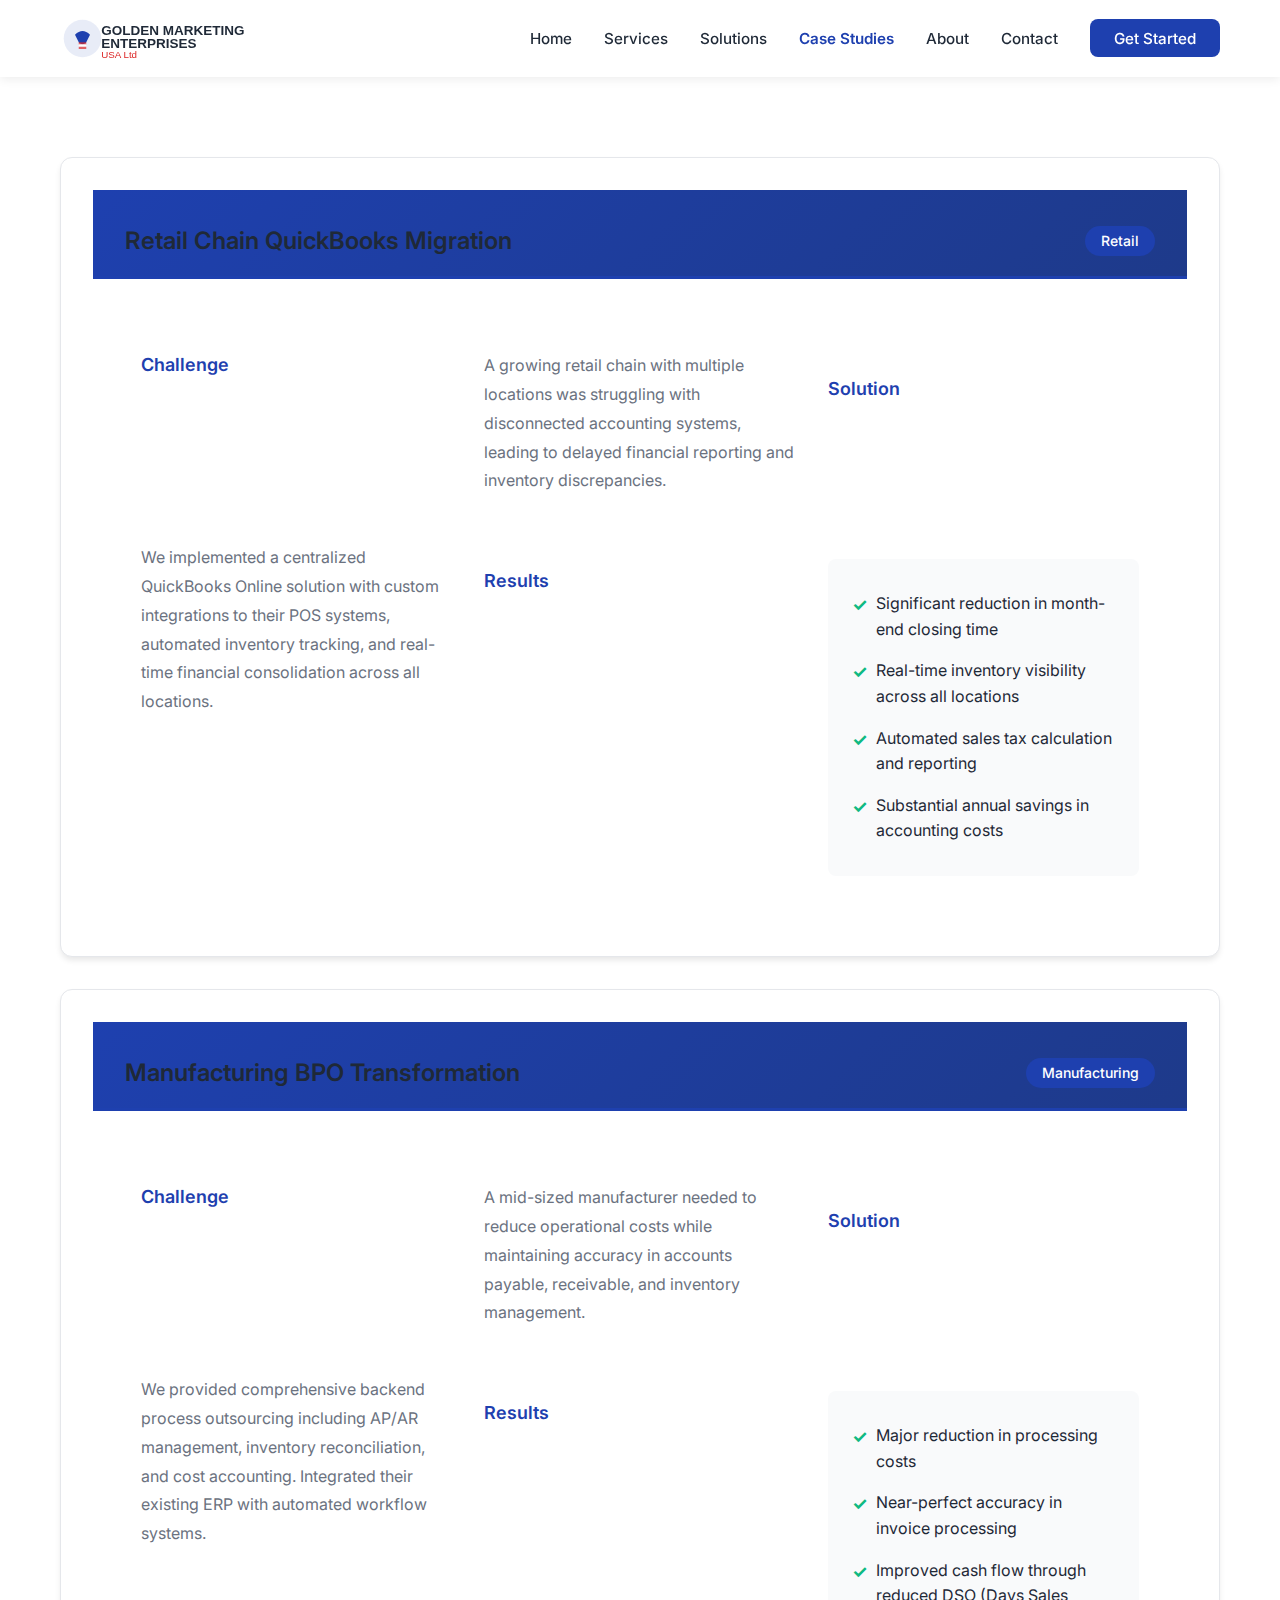
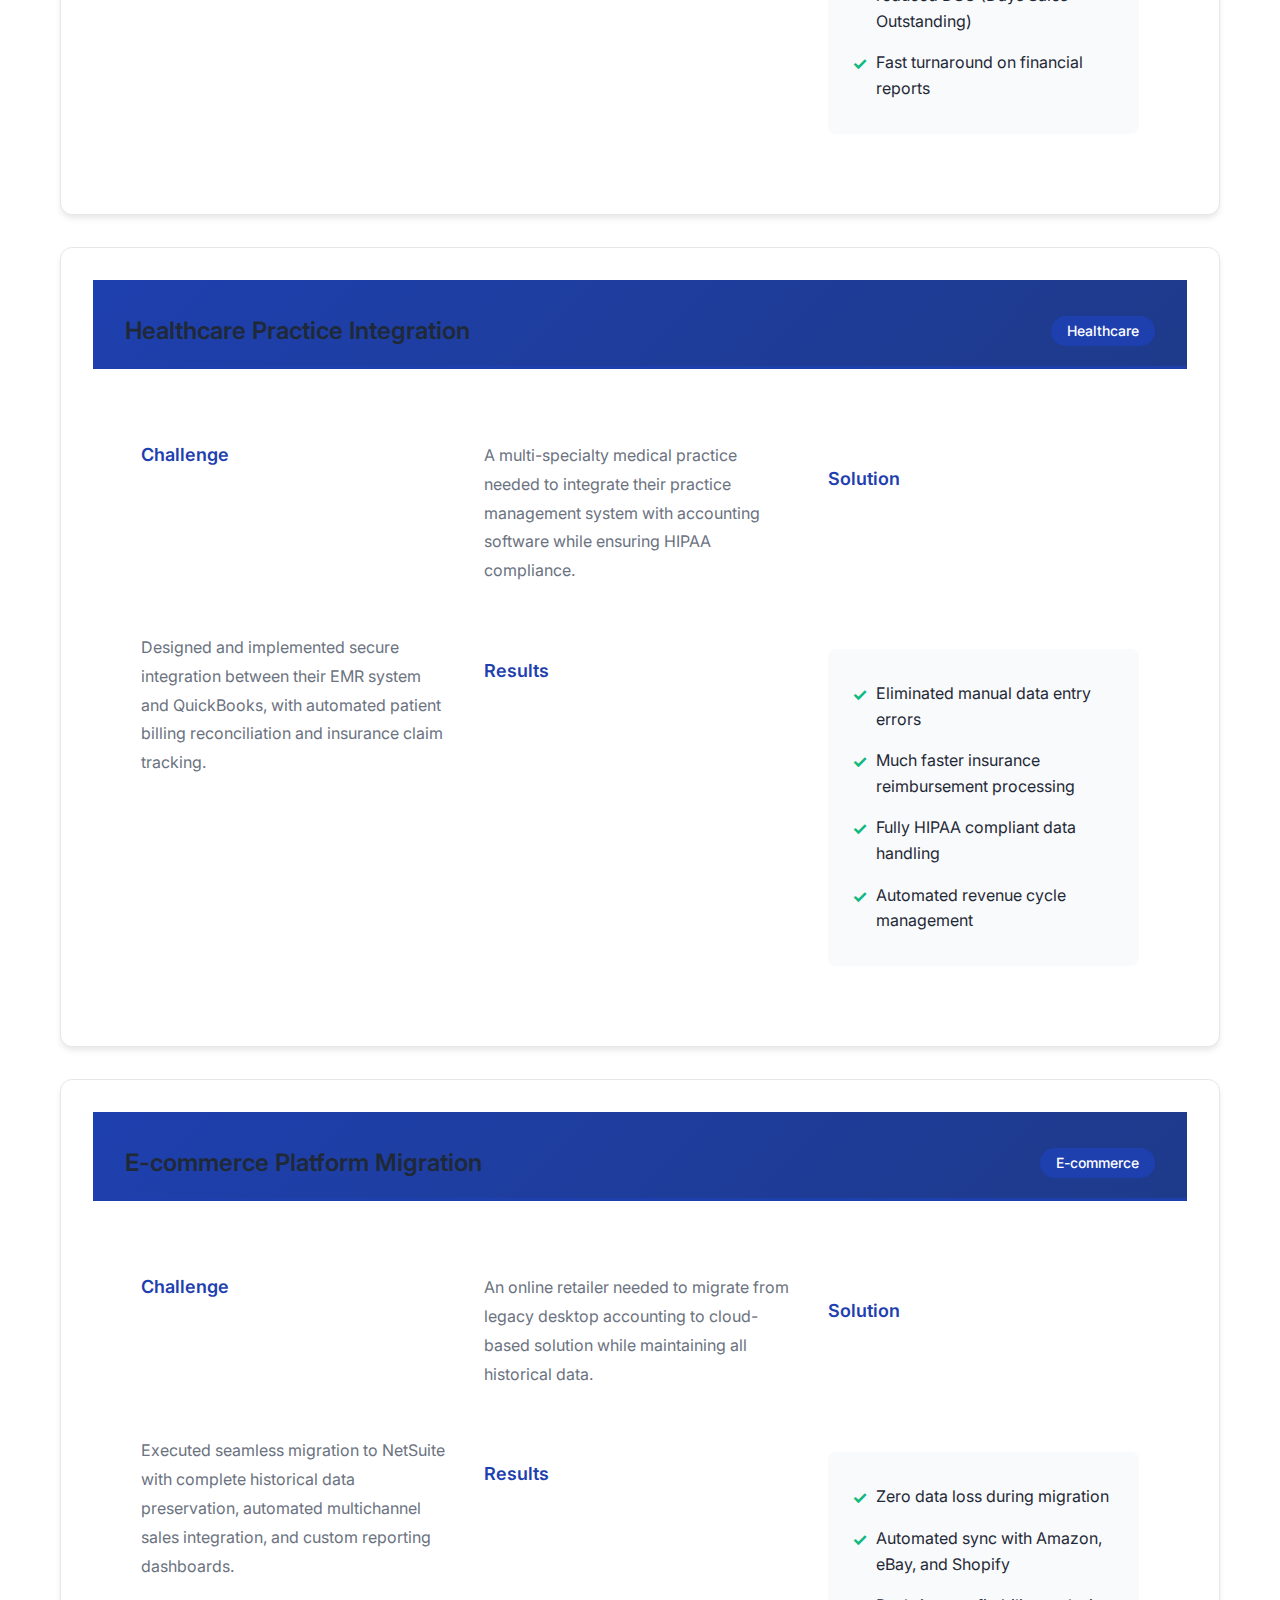
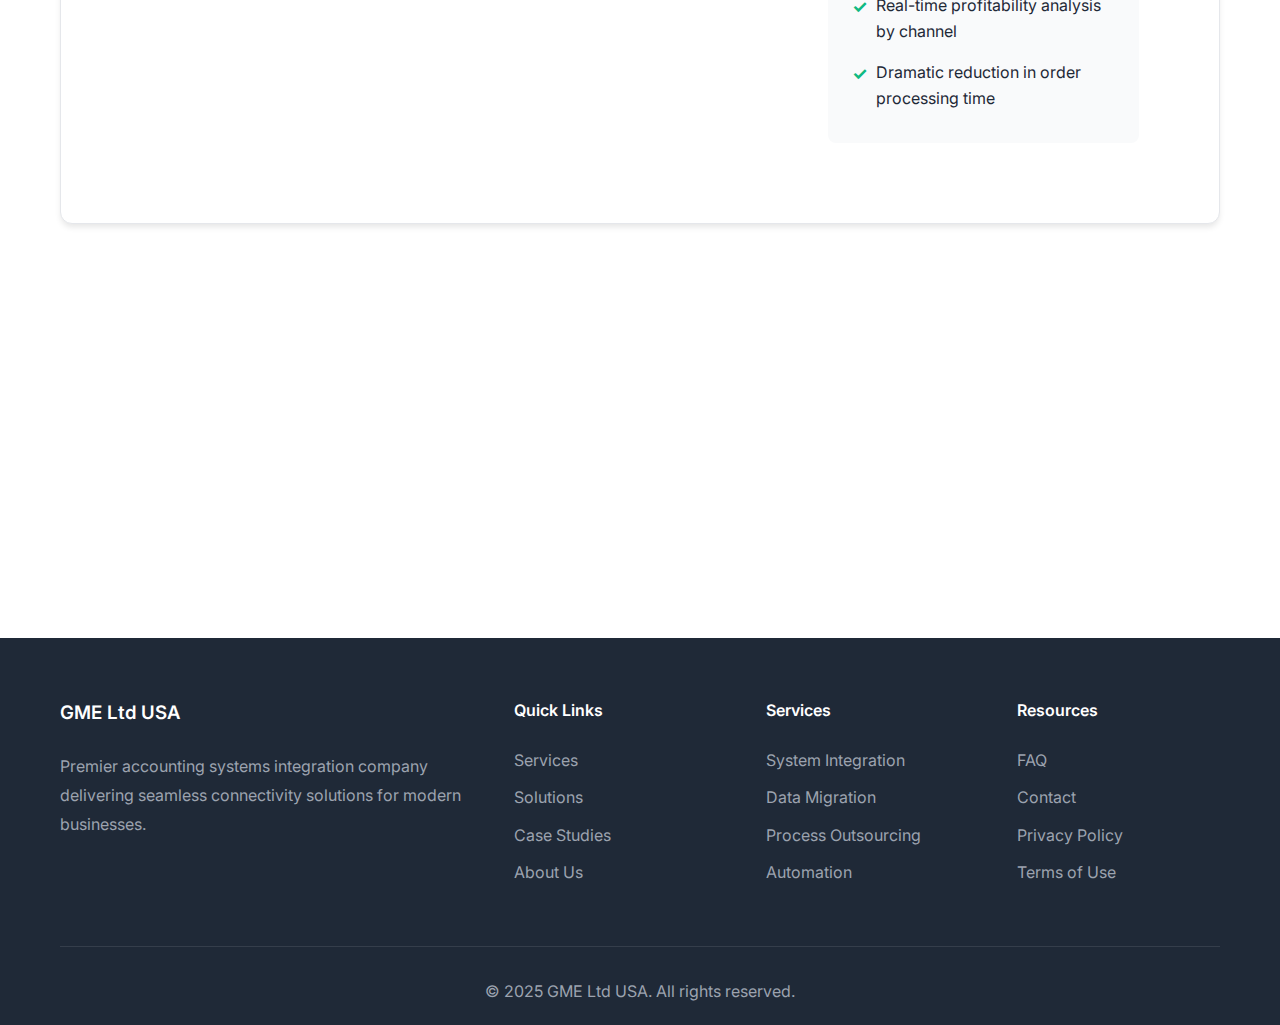
<file: case-studies.html>
<!DOCTYPE html>
<html lang="en">
<head>
    <meta charset="UTF-8">
    <meta name="viewport" content="width=device-width, initial-scale=1.0">
    <meta name="description" content="GME Ltd USA Case Studies - Success stories from our accounting integration and BPO projects">
    <title>Case Studies - GME Ltd USA</title>
    <link rel="stylesheet" href="css/styles.css">
    <link rel="preconnect" href="https://fonts.googleapis.com">
    <link rel="preconnect" href="https://fonts.gstatic.com" crossorigin>
    <link href="https://fonts.googleapis.com/css2?family=Inter:wght@300;400;500;600;700&display=swap" rel="stylesheet">
</head>
<body>
    <!-- Navigation -->
    <nav class="navbar">
        <div class="container">
            <div class="nav-wrapper">
                <div class="logo">
                    <img src="images/logo.svg" alt="Golden Marketing Enterprises USA Ltd" class="logo-image">
                </div>
                <ul class="nav-menu">
                    <li><a href="index.html" class="nav-link">Home</a></li>
                    <li><a href="services.html" class="nav-link">Services</a></li>
                    <li><a href="solutions.html" class="nav-link">Solutions</a></li>
                    <li><a href="case-studies.html" class="nav-link active">Case Studies</a></li>
                    <li><a href="about.html" class="nav-link">About</a></li>
                    <li><a href="contact.html" class="nav-link">Contact</a></li>
                    <li><a href="index.html#contact" class="nav-link cta-button">Get Started</a></li>
                </ul>
                <div class="hamburger">
                    <span></span>
                    <span></span>
                    <span></span>
                </div>
            </div>
        </div>
    </nav>

    <!-- Hero Section -->
    <section class="page-hero">
        <div class="container">
            <h1 class="page-title">Case Studies</h1>
            <p class="page-subtitle">Real success stories from our client engagements</p>
        </div>
    </section>

    <!-- Case Studies Section -->
    <section class="case-studies">
        <div class="container">
            <div class="case-study-card">
                <div class="case-study-header">
                    <h2>Retail Chain QuickBooks Migration</h2>
                    <span class="industry-tag">Retail</span>
                </div>
                <div class="case-study-content">
                    <h3>Challenge</h3>
                    <p>A growing retail chain with multiple locations was struggling with disconnected accounting systems, leading to delayed financial reporting and inventory discrepancies.</p>

                    <h3>Solution</h3>
                    <p>We implemented a centralized QuickBooks Online solution with custom integrations to their POS systems, automated inventory tracking, and real-time financial consolidation across all locations.</p>

                    <h3>Results</h3>
                    <ul>
                        <li>Significant reduction in month-end closing time</li>
                        <li>Real-time inventory visibility across all locations</li>
                        <li>Automated sales tax calculation and reporting</li>
                        <li>Substantial annual savings in accounting costs</li>
                    </ul>
                </div>
            </div>

            <div class="case-study-card">
                <div class="case-study-header">
                    <h2>Manufacturing BPO Transformation</h2>
                    <span class="industry-tag">Manufacturing</span>
                </div>
                <div class="case-study-content">
                    <h3>Challenge</h3>
                    <p>A mid-sized manufacturer needed to reduce operational costs while maintaining accuracy in accounts payable, receivable, and inventory management.</p>

                    <h3>Solution</h3>
                    <p>We provided comprehensive backend process outsourcing including AP/AR management, inventory reconciliation, and cost accounting. Integrated their existing ERP with automated workflow systems.</p>

                    <h3>Results</h3>
                    <ul>
                        <li>Major reduction in processing costs</li>
                        <li>Near-perfect accuracy in invoice processing</li>
                        <li>Improved cash flow through reduced DSO (Days Sales Outstanding)</li>
                        <li>Fast turnaround on financial reports</li>
                    </ul>
                </div>
            </div>

            <div class="case-study-card">
                <div class="case-study-header">
                    <h2>Healthcare Practice Integration</h2>
                    <span class="industry-tag">Healthcare</span>
                </div>
                <div class="case-study-content">
                    <h3>Challenge</h3>
                    <p>A multi-specialty medical practice needed to integrate their practice management system with accounting software while ensuring HIPAA compliance.</p>

                    <h3>Solution</h3>
                    <p>Designed and implemented secure integration between their EMR system and QuickBooks, with automated patient billing reconciliation and insurance claim tracking.</p>

                    <h3>Results</h3>
                    <ul>
                        <li>Eliminated manual data entry errors</li>
                        <li>Much faster insurance reimbursement processing</li>
                        <li>Fully HIPAA compliant data handling</li>
                        <li>Automated revenue cycle management</li>
                    </ul>
                </div>
            </div>

            <div class="case-study-card">
                <div class="case-study-header">
                    <h2>E-commerce Platform Migration</h2>
                    <span class="industry-tag">E-commerce</span>
                </div>
                <div class="case-study-content">
                    <h3>Challenge</h3>
                    <p>An online retailer needed to migrate from legacy desktop accounting to cloud-based solution while maintaining all historical data.</p>

                    <h3>Solution</h3>
                    <p>Executed seamless migration to NetSuite with complete historical data preservation, automated multichannel sales integration, and custom reporting dashboards.</p>

                    <h3>Results</h3>
                    <ul>
                        <li>Zero data loss during migration</li>
                        <li>Automated sync with Amazon, eBay, and Shopify</li>
                        <li>Real-time profitability analysis by channel</li>
                        <li>Dramatic reduction in order processing time</li>
                    </ul>
                </div>
            </div>
        </div>
    </section>

    <!-- CTA Section -->
    <section class="cta-section">
        <div class="container">
            <h2>Ready to Transform Your Accounting Operations?</h2>
            <p>Let's discuss how we can help streamline your financial processes</p>
            <a href="contact.html" class="btn btn-primary">Start Your Project</a>
        </div>
    </section>

    <!-- Footer -->
    <footer class="footer">
        <div class="container">
            <div class="footer-content">
                <div class="footer-section">
                    <h3>GME Ltd USA</h3>
                    <p>Premier accounting systems integration company delivering seamless connectivity solutions for modern businesses.</p>
                </div>
                <div class="footer-section">
                    <h4>Quick Links</h4>
                    <ul>
                        <li><a href="services.html">Services</a></li>
                        <li><a href="solutions.html">Solutions</a></li>
                        <li><a href="case-studies.html">Case Studies</a></li>
                        <li><a href="about.html">About Us</a></li>
                    </ul>
                </div>
                <div class="footer-section">
                    <h4>Services</h4>
                    <ul>
                        <li><a href="services.html#integration">System Integration</a></li>
                        <li><a href="services.html#migration">Data Migration</a></li>
                        <li><a href="services.html#bpo">Process Outsourcing</a></li>
                        <li><a href="services.html#automation">Automation</a></li>
                    </ul>
                </div>
                <div class="footer-section">
                    <h4>Resources</h4>
                    <ul>
                        <li><a href="faq.html">FAQ</a></li>
                        <li><a href="contact.html">Contact</a></li>
                        <li><a href="privacy-policy.html">Privacy Policy</a></li>
                        <li><a href="terms-of-use.html">Terms of Use</a></li>
                    </ul>
                </div>
            </div>
            <div class="footer-bottom">
                <p>&copy; 2025 GME Ltd USA. All rights reserved.</p>
            </div>
        </div>
    </footer>

    <script src="js/main.js"></script>
</body>
</html>
</file>
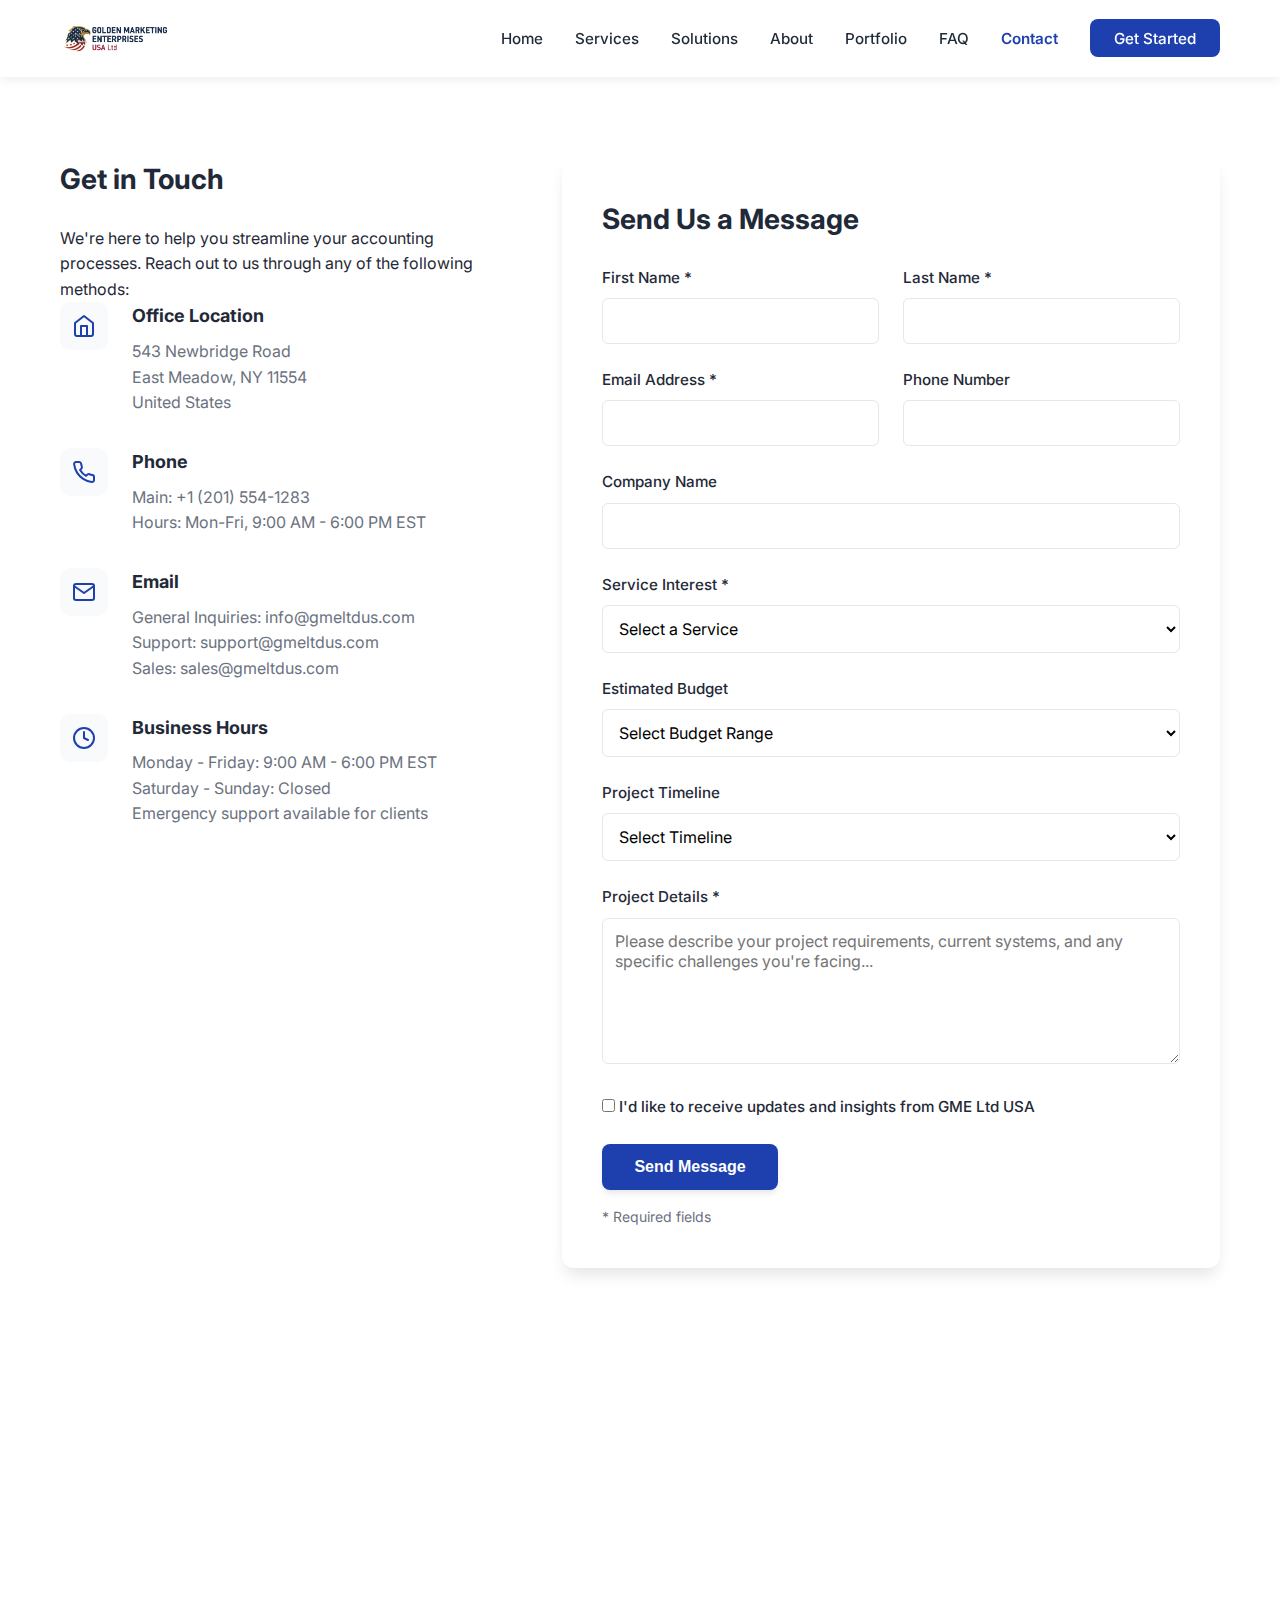
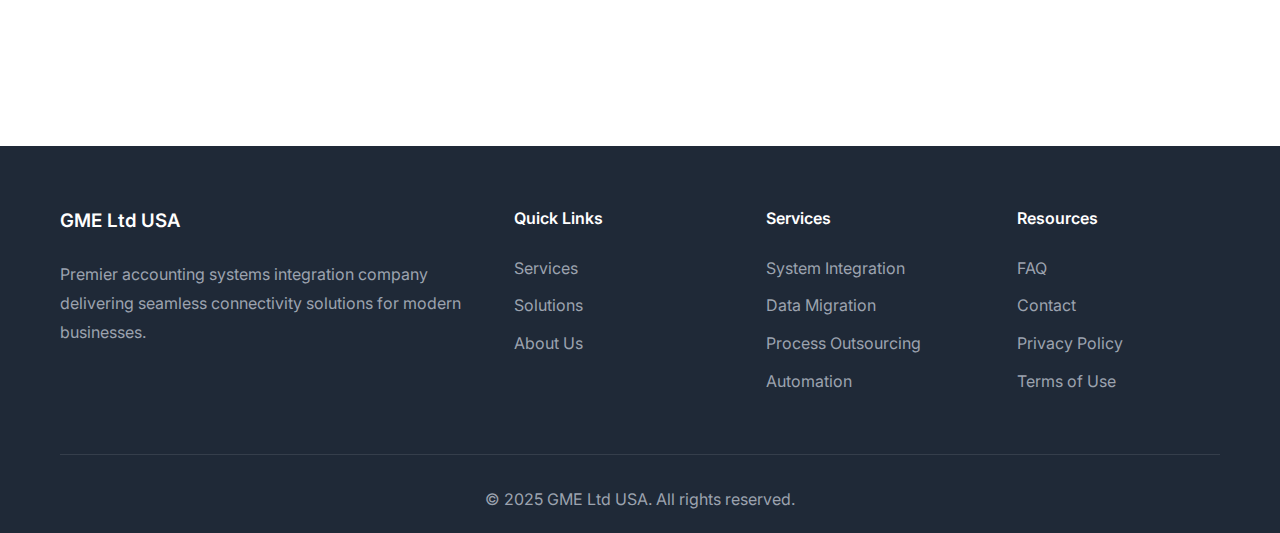
<file: contact.html>
<!DOCTYPE html>
<html lang="en">
<head>
    <meta charset="UTF-8">
    <meta name="viewport" content="width=device-width, initial-scale=1.0">
    <meta name="description" content="Contact GME Ltd USA - Get in touch for accounting integration and BPO services">
    <title>Contact Us - GME Ltd USA</title>
    <link rel="stylesheet" href="css/styles.css">
    <link rel="preconnect" href="https://fonts.googleapis.com">
    <link rel="preconnect" href="https://fonts.gstatic.com" crossorigin>
    <link href="https://fonts.googleapis.com/css2?family=Inter:wght@300;400;500;600;700&display=swap" rel="stylesheet">
</head>
<body class="light-nav">
    <!-- Navigation -->
    <nav class="navbar">
        <div class="container">
            <div class="nav-wrapper">
                <div class="logo">
                    <img src="images/logo.png" alt="Golden Marketing Enterprises USA Ltd" class="logo-image">
                </div>
                <ul class="nav-menu">
                    <li><a href="index.html" class="nav-link">Home</a></li>
                    <li><a href="services.html" class="nav-link">Services</a></li>
                    <li><a href="solutions.html" class="nav-link">Solutions</a></li>
                    <li><a href="about.html" class="nav-link">About</a></li>
                    <li><a href="portfolio.html" class="nav-link">Portfolio</a></li>
                    <li><a href="faq.html" class="nav-link">FAQ</a></li>
                    <li><a href="contact.html" class="nav-link active">Contact</a></li>
                    <li><a href="#contact-form" class="nav-link cta-button">Get Started</a></li>
                </ul>
                <div class="hamburger">
                    <span></span>
                    <span></span>
                    <span></span>
                </div>
            </div>
        </div>
    </nav>

    <!-- Hero Section -->
    <section class="page-hero">
        <div class="container">
            <h1 class="page-title">Contact Us</h1>
            <p class="page-subtitle">Let's discuss how we can transform your accounting operations</p>
        </div>
    </section>

    <!-- Contact Information Section -->
    <section class="contact-info-section">
        <div class="container">
            <div class="contact-grid">
                <div class="contact-methods">
                    <h2>Get in Touch</h2>
                    <p>We're here to help you streamline your accounting processes. Reach out to us through any of the following methods:</p>

                    <div class="contact-method">
                        <div class="contact-icon">
                            <svg xmlns="http://www.w3.org/2000/svg" width="24" height="24" viewBox="0 0 24 24" fill="none" stroke="currentColor" stroke-width="2" stroke-linecap="round" stroke-linejoin="round">
                                <path d="M3 9l9-7 9 7v11a2 2 0 0 1-2 2H5a2 2 0 0 1-2-2z"></path>
                                <polyline points="9 22 9 12 15 12 15 22"></polyline>
                            </svg>
                        </div>
                        <div class="contact-details">
                            <h3>Office Location</h3>
                            <p>543 Newbridge Road<br>
                            East Meadow, NY 11554<br>
                            United States</p>
                        </div>
                    </div>

                    <div class="contact-method">
                        <div class="contact-icon">
                            <svg xmlns="http://www.w3.org/2000/svg" width="24" height="24" viewBox="0 0 24 24" fill="none" stroke="currentColor" stroke-width="2" stroke-linecap="round" stroke-linejoin="round">
                                <path d="M22 16.92v3a2 2 0 0 1-2.18 2 19.79 19.79 0 0 1-8.63-3.07 19.5 19.5 0 0 1-6-6 19.79 19.79 0 0 1-3.07-8.67A2 2 0 0 1 4.11 2h3a2 2 0 0 1 2 1.72 12.84 12.84 0 0 0 .7 2.81 2 2 0 0 1-.45 2.11L8.09 9.91a16 16 0 0 0 6 6l1.27-1.27a2 2 0 0 1 2.11-.45 12.84 12.84 0 0 0 2.81.7A2 2 0 0 1 22 16.92z"></path>
                            </svg>
                        </div>
                        <div class="contact-details">
                            <h3>Phone</h3>
                            <p>Main: +1 (201) 554-1283<br>
                            Hours: Mon-Fri, 9:00 AM - 6:00 PM EST</p>
                        </div>
                    </div>

                    <div class="contact-method">
                        <div class="contact-icon">
                            <svg xmlns="http://www.w3.org/2000/svg" width="24" height="24" viewBox="0 0 24 24" fill="none" stroke="currentColor" stroke-width="2" stroke-linecap="round" stroke-linejoin="round">
                                <path d="M4 4h16c1.1 0 2 .9 2 2v12c0 1.1-.9 2-2 2H4c-1.1 0-2-.9-2-2V6c0-1.1.9-2 2-2z"></path>
                                <polyline points="22,6 12,13 2,6"></polyline>
                            </svg>
                        </div>
                        <div class="contact-details">
                            <h3>Email</h3>
                            <p>General Inquiries: info@gmeltdus.com<br>
                            Support: support@gmeltdus.com<br>
                            Sales: sales@gmeltdus.com</p>
                        </div>
                    </div>

                    <div class="contact-method">
                        <div class="contact-icon">
                            <svg xmlns="http://www.w3.org/2000/svg" width="24" height="24" viewBox="0 0 24 24" fill="none" stroke="currentColor" stroke-width="2" stroke-linecap="round" stroke-linejoin="round">
                                <circle cx="12" cy="12" r="10"></circle>
                                <polyline points="12 6 12 12 16 14"></polyline>
                            </svg>
                        </div>
                        <div class="contact-details">
                            <h3>Business Hours</h3>
                            <p>Monday - Friday: 9:00 AM - 6:00 PM EST<br>
                            Saturday - Sunday: Closed<br>
                            Emergency support available for clients</p>
                        </div>
                    </div>
                </div>

                <div class="contact-form-wrapper" id="contact-form">
                    <h2>Send Us a Message</h2>
                    <form id="contactForm" action="https://formspree.io/f/xldwvaja" method="POST">
                        <div class="form-row">
                            <div class="form-group">
                                <label for="firstName">First Name *</label>
                                <input type="text" id="firstName" name="firstName" required>
                            </div>
                            <div class="form-group">
                                <label for="lastName">Last Name *</label>
                                <input type="text" id="lastName" name="lastName" required>
                            </div>
                        </div>

                        <div class="form-row">
                            <div class="form-group">
                                <label for="email">Email Address *</label>
                                <input type="email" id="email" name="email" required>
                            </div>
                            <div class="form-group">
                                <label for="phone">Phone Number</label>
                                <input type="tel" id="phone" name="phone">
                            </div>
                        </div>

                        <div class="form-group">
                            <label for="company">Company Name</label>
                            <input type="text" id="company" name="company">
                        </div>

                        <div class="form-group">
                            <label for="service">Service Interest *</label>
                            <select id="service" name="service" required>
                                <option value="">Select a Service</option>
                                <option value="integration">Accounting Software Integration</option>
                                <option value="migration">Data Migration</option>
                                <option value="bpo">Backend Process Outsourcing</option>
                                <option value="automation">Process Automation</option>
                                <option value="configuration">System Configuration</option>
                                <option value="consulting">Consulting Services</option>
                                <option value="other">Other</option>
                            </select>
                        </div>

                        <div class="form-group">
                            <label for="budget">Estimated Budget</label>
                            <select id="budget" name="budget">
                                <option value="">Select Budget Range</option>
                                <option value="<5k">Less than $5,000</option>
                                <option value="5-10k">$5,000 - $10,000</option>
                                <option value="10-25k">$10,000 - $25,000</option>
                                <option value="25-50k">$25,000 - $50,000</option>
                                <option value="50k+">More than $50,000</option>
                            </select>
                        </div>

                        <div class="form-group">
                            <label for="timeline">Project Timeline</label>
                            <select id="timeline" name="timeline">
                                <option value="">Select Timeline</option>
                                <option value="immediate">Immediate (Within 1 week)</option>
                                <option value="month">Within 1 month</option>
                                <option value="quarter">Within 3 months</option>
                                <option value="halfyear">Within 6 months</option>
                                <option value="planning">Just planning</option>
                            </select>
                        </div>

                        <div class="form-group">
                            <label for="message">Project Details *</label>
                            <textarea id="message" name="message" rows="6" required placeholder="Please describe your project requirements, current systems, and any specific challenges you're facing..."></textarea>
                        </div>

                        <div class="form-group">
                            <label class="checkbox-label">
                                <input type="checkbox" name="newsletter" value="yes">
                                <span>I'd like to receive updates and insights from GME Ltd USA</span>
                            </label>
                        </div>

                        <button type="submit" class="btn btn-primary">Send Message</button>
                        <p class="form-note">* Required fields</p>
                    </form>
                </div>
            </div>
        </div>
    </section>

    <!-- Why Choose Section -->
    <section class="why-contact">
        <div class="container">
            <h2>Why Work With GME Ltd USA?</h2>
            <div class="benefits-grid">
                <div class="benefit-card">
                    <h3>Free Consultation</h3>
                    <p>No-obligation assessment of your current systems and needs</p>
                </div>
                <div class="benefit-card">
                    <h3>Quick Response</h3>
                    <p>We respond to all inquiries within 24 business hours</p>
                </div>
                <div class="benefit-card">
                    <h3>Customized Solutions</h3>
                    <p>Tailored approaches that fit your specific business requirements</p>
                </div>
                <div class="benefit-card">
                    <h3>Transparent Pricing</h3>
                    <p>Clear, upfront pricing with no hidden fees or surprises</p>
                </div>
            </div>
        </div>
    </section>

    <!-- Footer -->
    <footer class="footer">
        <div class="container">
            <div class="footer-content">
                <div class="footer-section">
                    <h3>GME Ltd USA</h3>
                    <p>Premier accounting systems integration company delivering seamless connectivity solutions for modern businesses.</p>
                </div>
                <div class="footer-section">
                    <h4>Quick Links</h4>
                    <ul>
                        <li><a href="services.html">Services</a></li>
                        <li><a href="solutions.html">Solutions</a></li>
                        <li><a href="about.html">About Us</a></li>
                    </ul>
                </div>
                <div class="footer-section">
                    <h4>Services</h4>
                    <ul>
                        <li><a href="services.html#integration">System Integration</a></li>
                        <li><a href="services.html#migration">Data Migration</a></li>
                        <li><a href="services.html#bpo">Process Outsourcing</a></li>
                        <li><a href="services.html#automation">Automation</a></li>
                    </ul>
                </div>
                <div class="footer-section">
                    <h4>Resources</h4>
                    <ul>
                        <li><a href="faq.html">FAQ</a></li>
                        <li><a href="contact.html">Contact</a></li>
                        <li><a href="privacy-policy.html">Privacy Policy</a></li>
                        <li><a href="terms-of-use.html">Terms of Use</a></li>
                    </ul>
                </div>
            </div>
            <div class="footer-bottom">
                <p>&copy; 2025 GME Ltd USA. All rights reserved.</p>
            </div>
        </div>
    </footer>

    <script src="js/main.js"></script>
</body>
</html>
</file>
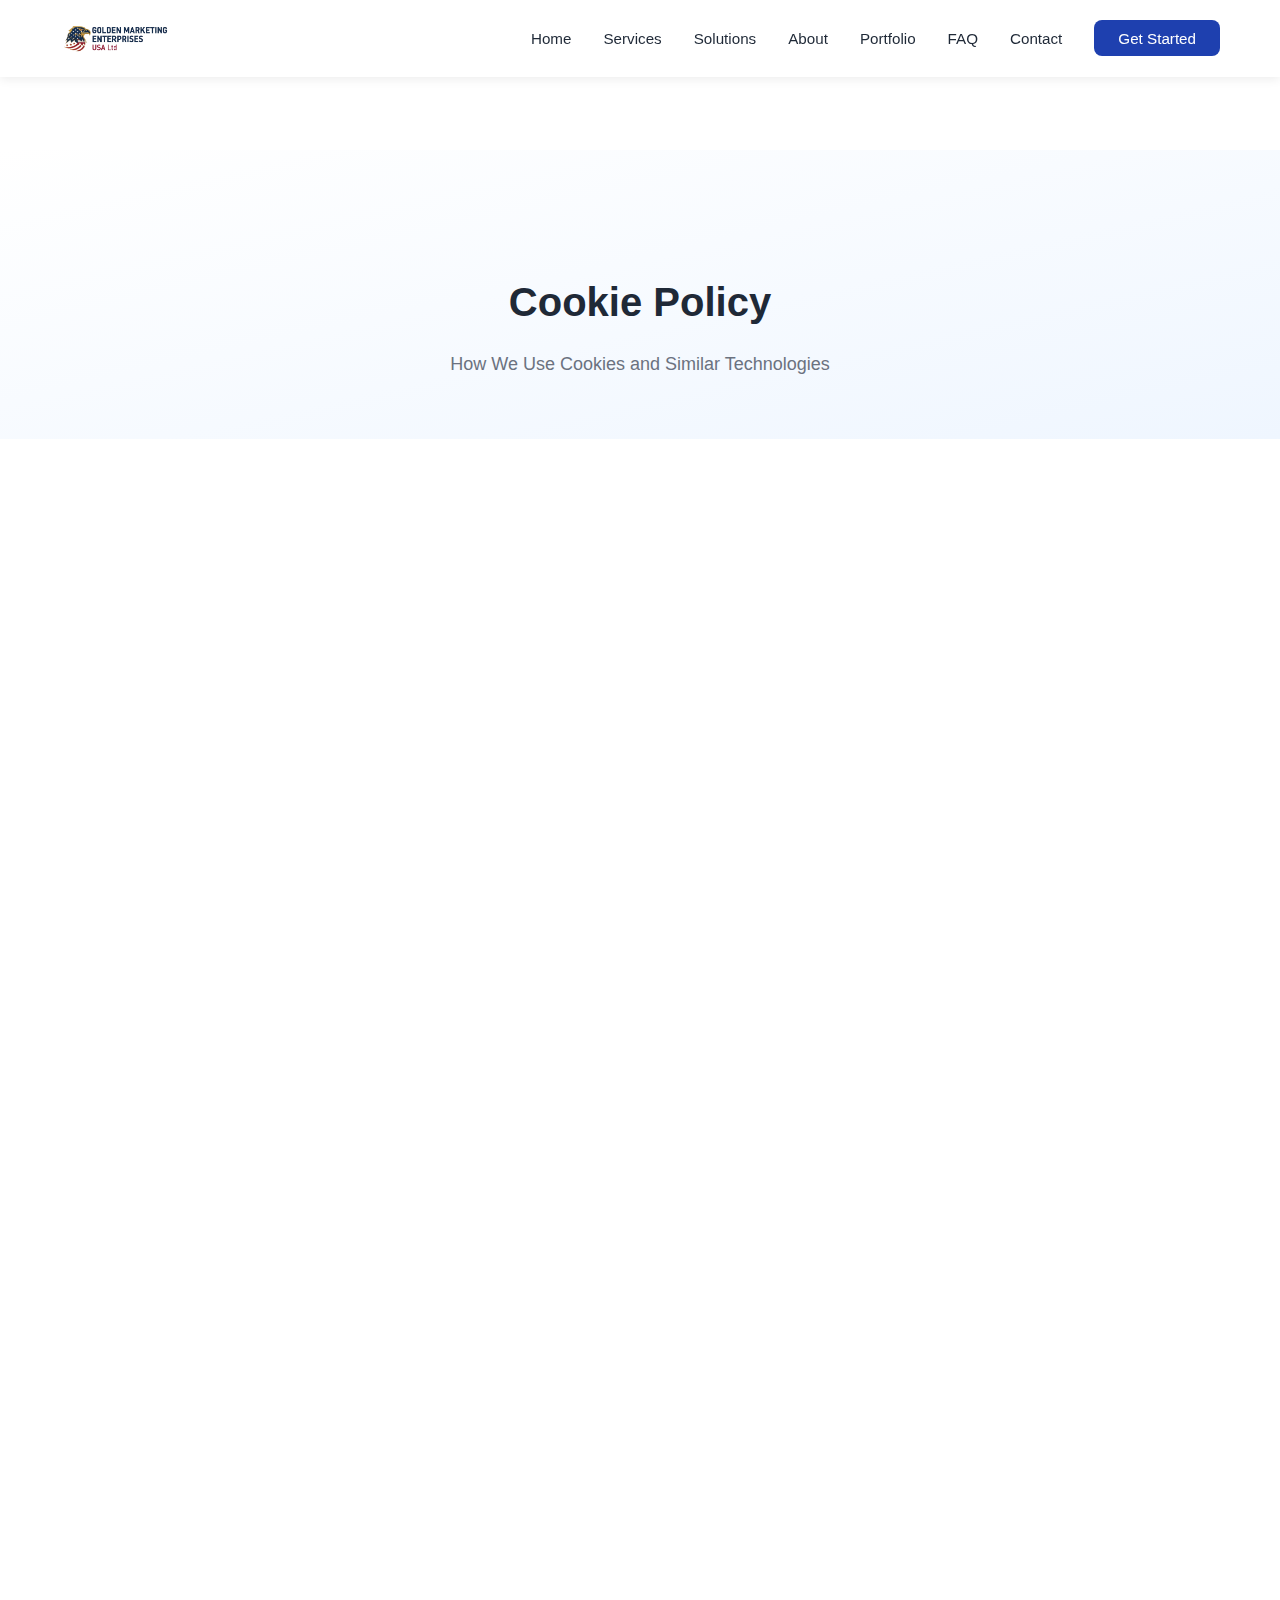
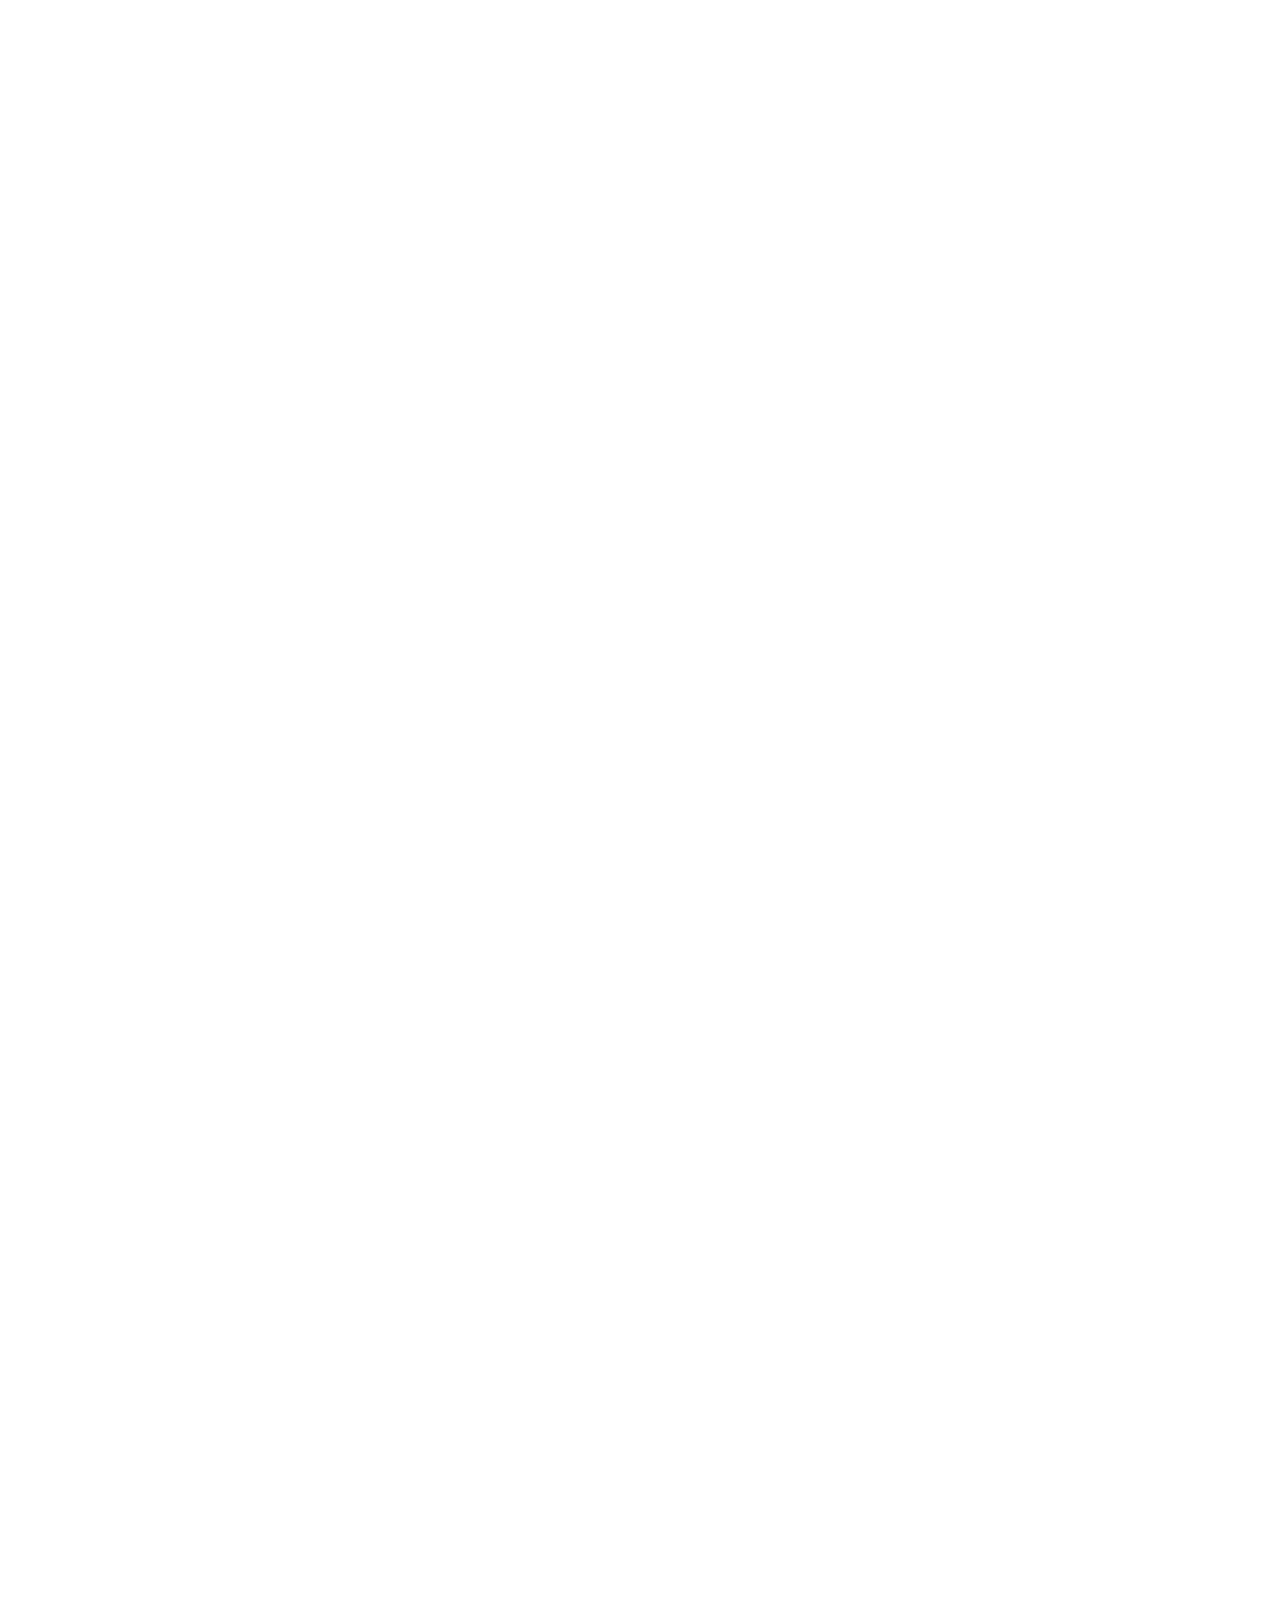
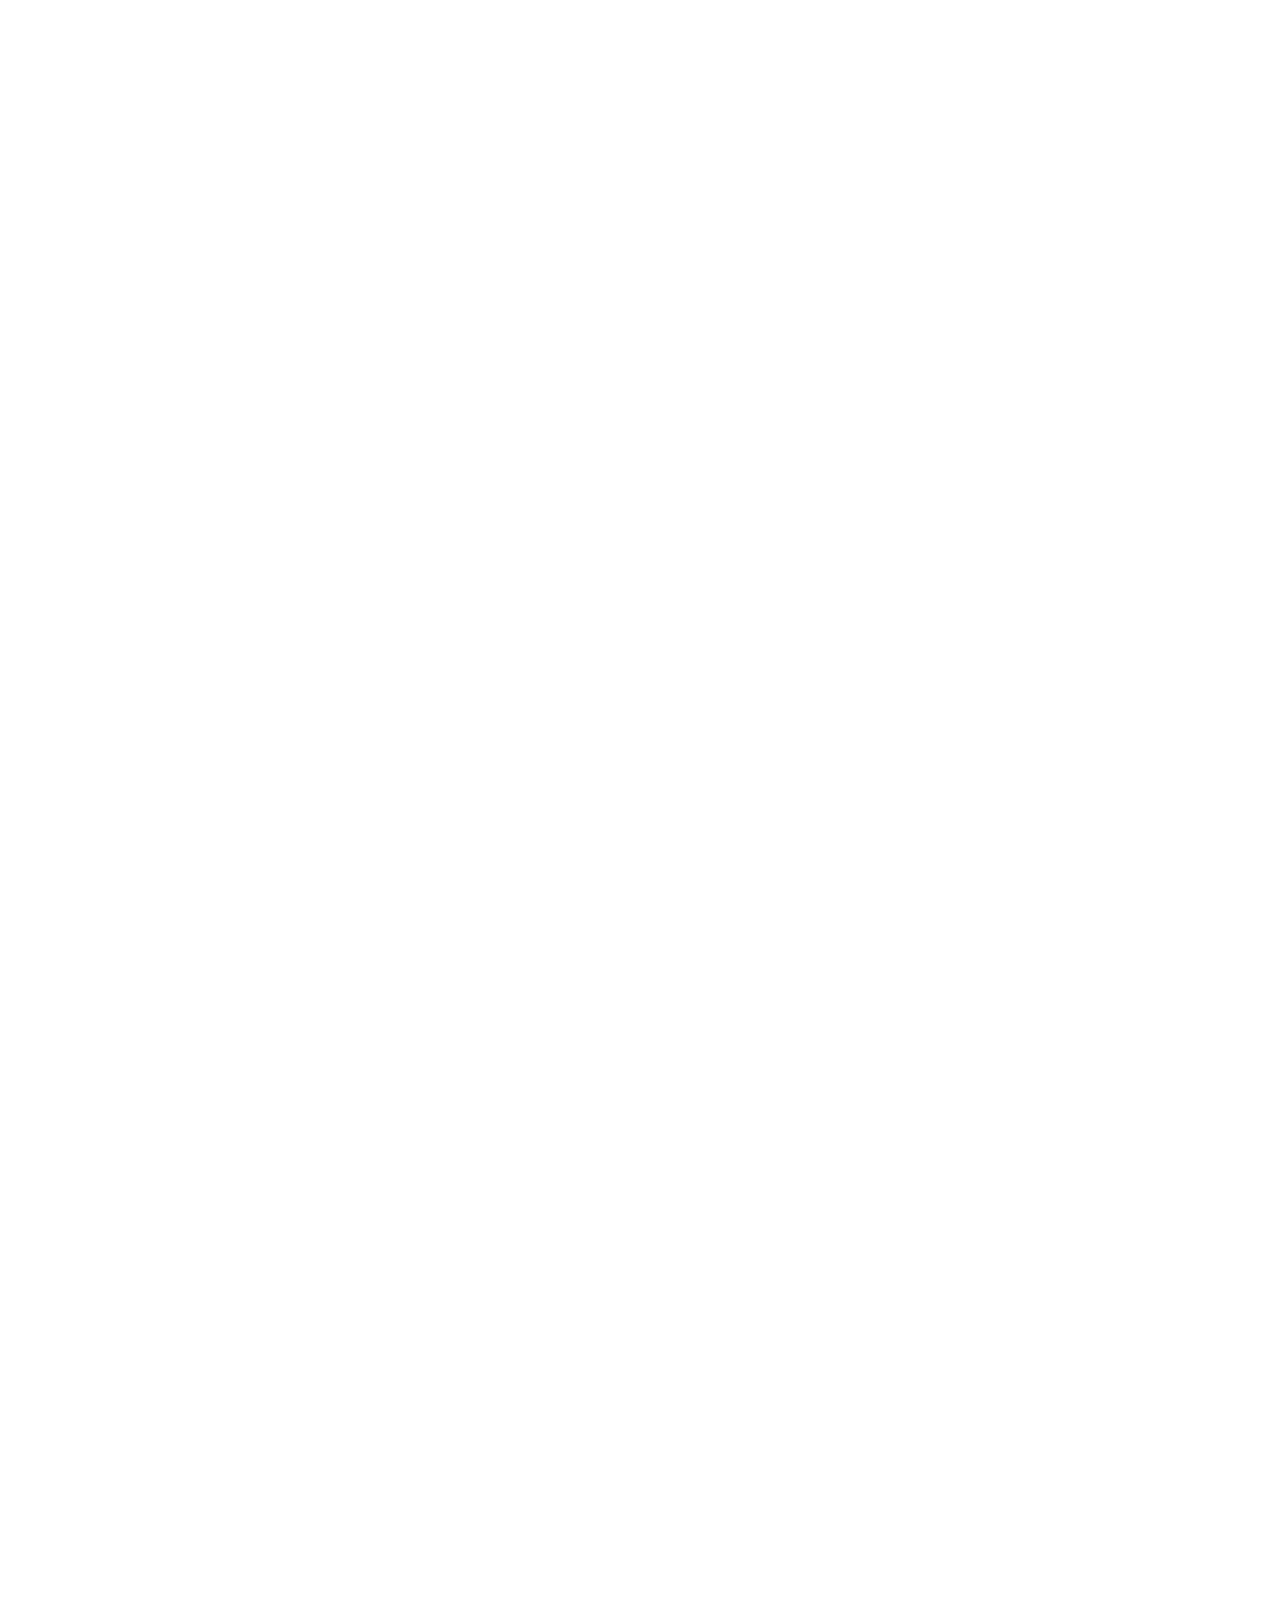
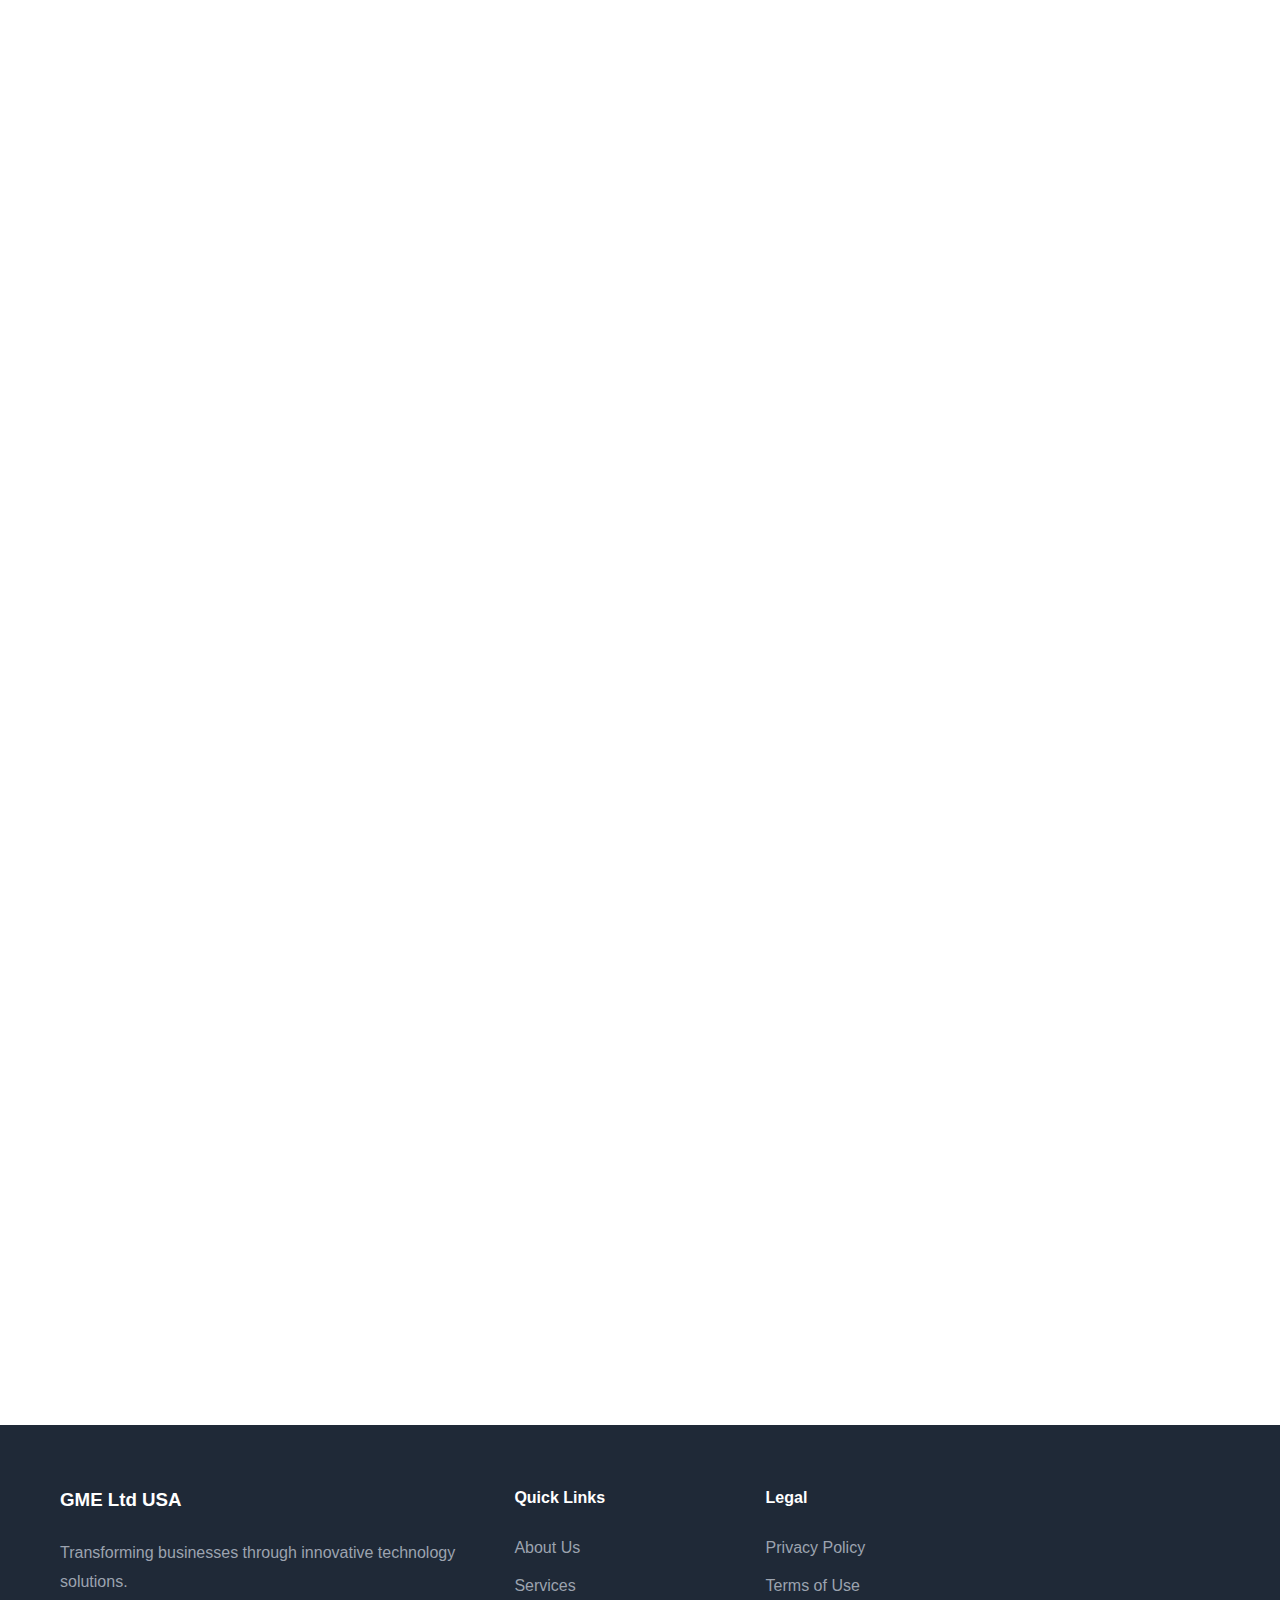
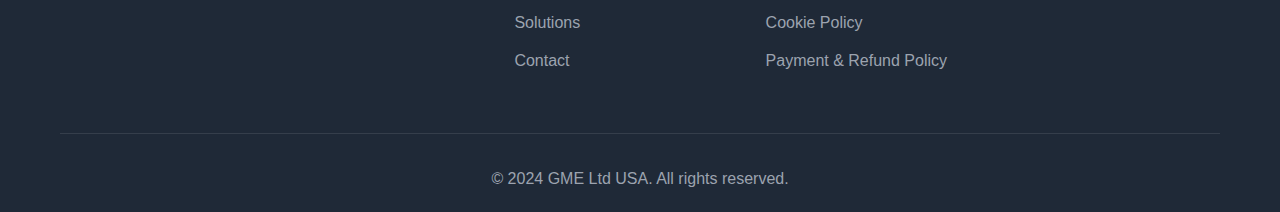
<file: cookie-policy.html>
<!DOCTYPE html>
<html lang="en">
<head>
    <meta charset="UTF-8">
    <meta name="viewport" content="width=device-width, initial-scale=1.0">
    <title>Cookie Policy - GME Ltd USA</title>
    <link rel="stylesheet" href="css/styles.css">
    <link rel="stylesheet" href="https://cdnjs.cloudflare.com/ajax/libs/font-awesome/6.0.0/css/all.min.css">
</head>
<body class="light-nav">
    <nav class="navbar">
        <div class="container">
            <div class="nav-wrapper">
                <div class="logo">
                    <img src="images/logo.png" alt="Golden Marketing Enterprises USA Ltd" class="logo-image">
                </div>
                <ul class="nav-menu">
                    <li><a href="index.html" class="nav-link">Home</a></li>
                    <li><a href="services.html" class="nav-link">Services</a></li>
                    <li><a href="solutions.html" class="nav-link">Solutions</a></li>
                    <li><a href="about.html" class="nav-link">About</a></li>
                    <li><a href="portfolio.html" class="nav-link">Portfolio</a></li>
                    <li><a href="faq.html" class="nav-link">FAQ</a></li>
                    <li><a href="contact.html" class="nav-link">Contact</a></li>
                    <li><a href="contact.html" class="nav-link cta-button">Get Started</a></li>
                </ul>
                <div class="hamburger">
                    <span></span>
                    <span></span>
                    <span></span>
                </div>
            </div>
        </div>
    </nav>

    <main>
        <section class="page-header">
            <div class="container">
                <h1>Cookie Policy</h1>
                <p class="subtitle">How We Use Cookies and Similar Technologies</p>
            </div>
        </section>

        <section class="policy-content">
            <div class="container">
                <div class="policy-date">
                    <p><strong>Effective Date:</strong> January 1, 2024</p>
                    <p><strong>Last Updated:</strong> January 1, 2024</p>
                </div>

                <div class="policy-section">
                    <h2>1. Introduction</h2>
                    <p>GME Ltd USA ("we," "us," or "our") uses cookies and similar tracking technologies on our website gmeltdus.com. This Cookie Policy explains what cookies are, how we use them, and your choices regarding their use.</p>
                    <p>By continuing to browse or use our website, you agree to the use of cookies and similar technologies as described in this policy.</p>
                </div>

                <div class="policy-section">
                    <h2>2. What Are Cookies?</h2>
                    <p>Cookies are small text files that are placed on your device (computer, smartphone, tablet) when you visit a website. They are widely used to make websites work more efficiently and provide information to website owners.</p>
                    <p>Cookies can be "persistent" or "session" cookies:</p>
                    <ul>
                        <li><strong>Session Cookies:</strong> These are temporary and deleted from your device when you close your web browser</li>
                        <li><strong>Persistent Cookies:</strong> These remain on your device for a set period or until you delete them</li>
                    </ul>
                </div>

                <div class="policy-section">
                    <h2>3. How We Use Cookies</h2>
                    <p>We use cookies for the following purposes:</p>

                    <h3>3.1 Essential Cookies</h3>
                    <p>These cookies are necessary for the website to function properly. They enable basic functions like page navigation and access to secure areas of the website. The website cannot function properly without these cookies.</p>
                    <ul>
                        <li>Authentication and login status</li>
                        <li>Session management</li>
                        <li>Security features</li>
                        <li>Load balancing</li>
                    </ul>

                    <h3>3.2 Performance/Analytics Cookies</h3>
                    <p>These cookies help us understand how visitors interact with our website by collecting and reporting information anonymously. This helps us improve how our website works.</p>
                    <ul>
                        <li>Pages visited and time spent</li>
                        <li>Error messages encountered</li>
                        <li>Traffic sources</li>
                        <li>Browser and device types</li>
                    </ul>

                    <h3>3.3 Functionality Cookies</h3>
                    <p>These cookies enable the website to provide enhanced functionality and personalization. They may be set by us or by third-party providers whose services we have added to our pages.</p>
                    <ul>
                        <li>Language preferences</li>
                        <li>Region preferences</li>
                        <li>Customized content</li>
                        <li>User interface preferences</li>
                    </ul>

                    <h3>3.4 Marketing/Targeting Cookies</h3>
                    <p>These cookies may be set through our site by our advertising partners. They may be used to build a profile of your interests and show you relevant advertisements on other sites.</p>
                    <ul>
                        <li>Advertising campaign performance</li>
                        <li>Remarketing purposes</li>
                        <li>Social media integration</li>
                        <li>Interest-based advertising</li>
                    </ul>
                </div>

                <div class="policy-section">
                    <h2>4. Third-Party Cookies</h2>
                    <p>We may use third-party services that set cookies on our behalf. These third parties include:</p>

                    <h3>4.1 Google Analytics</h3>
                    <p>We use Google Analytics to analyze website traffic and usage patterns. Google Analytics uses cookies to collect information about how visitors use our site. The information is used to compile reports and help us improve our site.</p>
                    <p><a href="https://policies.google.com/privacy" target="_blank">Google Privacy Policy</a></p>

                    <h3>4.2 Social Media Platforms</h3>
                    <p>We integrate with social media platforms (LinkedIn, Twitter, Facebook) that may set cookies to enable sharing functionality and track usage.</p>

                    <h3>4.3 Customer Support Tools</h3>
                    <p>We use customer support and chat tools that may set cookies to provide support services and remember your preferences.</p>
                </div>

                <div class="policy-section">
                    <h2>5. Cookie Details</h2>
                    <table class="cookie-table">
                        <thead>
                            <tr>
                                <th>Cookie Name</th>
                                <th>Type</th>
                                <th>Purpose</th>
                                <th>Duration</th>
                            </tr>
                        </thead>
                        <tbody>
                            <tr>
                                <td>sessionId</td>
                                <td>Essential</td>
                                <td>Maintains user session</td>
                                <td>Session</td>
                            </tr>
                            <tr>
                                <td>_ga</td>
                                <td>Analytics</td>
                                <td>Google Analytics tracking</td>
                                <td>2 years</td>
                            </tr>
                            <tr>
                                <td>_gid</td>
                                <td>Analytics</td>
                                <td>Google Analytics tracking</td>
                                <td>24 hours</td>
                            </tr>
                            <tr>
                                <td>preferences</td>
                                <td>Functionality</td>
                                <td>User preferences</td>
                                <td>1 year</td>
                            </tr>
                            <tr>
                                <td>marketing_consent</td>
                                <td>Marketing</td>
                                <td>Marketing consent status</td>
                                <td>1 year</td>
                            </tr>
                        </tbody>
                    </table>
                </div>

                <div class="policy-section">
                    <h2>6. Your Cookie Choices</h2>
                    <p>You have several options for managing cookies:</p>

                    <h3>6.1 Browser Settings</h3>
                    <p>Most web browsers allow you to control cookies through their settings. You can:</p>
                    <ul>
                        <li>Accept or reject all cookies</li>
                        <li>Accept or reject specific types of cookies</li>
                        <li>Set your browser to prompt you before accepting cookies</li>
                        <li>Delete cookies already stored on your device</li>
                    </ul>

                    <h3>6.2 Browser-Specific Instructions</h3>
                    <ul>
                        <li><a href="https://support.google.com/chrome/answer/95647" target="_blank">Google Chrome</a></li>
                        <li><a href="https://support.mozilla.org/en-US/kb/cookies-information-websites-store-on-your-computer" target="_blank">Mozilla Firefox</a></li>
                        <li><a href="https://support.apple.com/guide/safari/manage-cookies-and-website-data-sfri11471/mac" target="_blank">Safari</a></li>
                        <li><a href="https://support.microsoft.com/en-us/help/4468242/microsoft-edge-browsing-data-and-privacy" target="_blank">Microsoft Edge</a></li>
                    </ul>

                    <h3>6.3 Opt-Out Tools</h3>
                    <p>You can opt out of certain third-party cookies:</p>
                    <ul>
                        <li><a href="https://tools.google.com/dlpage/gaoptout" target="_blank">Google Analytics Opt-Out</a></li>
                        <li><a href="https://optout.networkadvertising.org/" target="_blank">Network Advertising Initiative Opt-Out</a></li>
                        <li><a href="https://optout.aboutads.info/" target="_blank">Digital Advertising Alliance Opt-Out</a></li>
                    </ul>
                </div>

                <div class="policy-section">
                    <h2>7. Impact of Disabling Cookies</h2>
                    <p>Please note that if you disable or refuse cookies:</p>
                    <ul>
                        <li>Some features of our website may not function properly</li>
                        <li>You may not be able to access certain areas of the website</li>
                        <li>Your user experience may be degraded</li>
                        <li>You may need to adjust settings each time you visit</li>
                        <li>Your preferences may not be remembered</li>
                    </ul>
                </div>

                <div class="policy-section">
                    <h2>8. Other Tracking Technologies</h2>
                    <p>In addition to cookies, we may use other tracking technologies:</p>

                    <h3>8.1 Web Beacons</h3>
                    <p>Small graphic images (also known as "pixel tags" or "clear GIFs") that may be included on our website and in our emails to tell us when pages or emails have been viewed.</p>

                    <h3>8.2 Local Storage</h3>
                    <p>Technologies like HTML5 that provide cookie-equivalent functionality but can store larger amounts of data on your device.</p>

                    <h3>8.3 Device Fingerprinting</h3>
                    <p>Collection of information about your device's configuration to create a unique identifier.</p>
                </div>

                <div class="policy-section">
                    <h2>9. Do Not Track Signals</h2>
                    <p>Some browsers include a "Do Not Track" (DNT) feature that signals to websites that you do not want to be tracked. Currently, there is no industry standard for handling DNT signals, and our website does not respond to DNT signals.</p>
                </div>

                <div class="policy-section">
                    <h2>10. Children's Privacy</h2>
                    <p>Our website is not intended for children under the age of 16. We do not knowingly collect personal information from children under 16 through cookies or other tracking technologies.</p>
                </div>

                <div class="policy-section">
                    <h2>11. International Transfers</h2>
                    <p>Cookies may store information that is transferred internationally. By using our website, you consent to the transfer of information collected via cookies to countries outside your country of residence.</p>
                </div>

                <div class="policy-section">
                    <h2>12. Updates to This Policy</h2>
                    <p>We may update this Cookie Policy from time to time to reflect changes in our practices or for legal, operational, or regulatory reasons. We will notify you of any material changes by posting the new Cookie Policy on this page and updating the "Last Updated" date.</p>
                </div>

                <div class="policy-section">
                    <h2>13. Contact Us</h2>
                    <p>If you have questions about our use of cookies or this Cookie Policy, please contact us:</p>
                    <div class="contact-info">
                        <p><strong>GME Ltd USA</strong></p>
                        <p>Email: support@gmeltdus.com</p>
                        <p>Phone: +1 (201) 554-1283</p>
                        <p>Address: 543 Newbridge Road, East Meadow, NY 11554, USA</p>
                    </div>
                </div>
            </div>
        </section>
    </main>

    <footer class="footer">
        <div class="container">
            <div class="footer-content">
                <div class="footer-section">
                    <h3>GME Ltd USA</h3>
                    <p>Transforming businesses through innovative technology solutions.</p>
                </div>
                <div class="footer-section">
                    <h4>Quick Links</h4>
                    <ul>
                        <li><a href="about.html">About Us</a></li>
                        <li><a href="services.html">Services</a></li>
                        <li><a href="solutions.html">Solutions</a></li>
                        <li><a href="index.html#contact">Contact</a></li>
                    </ul>
                </div>
                <div class="footer-section">
                    <h4>Legal</h4>
                    <ul>
                        <li><a href="privacy-policy.html">Privacy Policy</a></li>
                        <li><a href="terms-of-use.html">Terms of Use</a></li>
                        <li><a href="cookie-policy.html">Cookie Policy</a></li>
                        <li><a href="payment-policy.html">Payment & Refund Policy</a></li>
                    </ul>
                </div>
                <div class="footer-section">
                </div>
            </div>
            <div class="footer-bottom">
                <p>&copy; 2024 GME Ltd USA. All rights reserved.</p>
            </div>
        </div>
    </footer>

    <script src="js/main.js"></script>
</body>
</html>
</file>
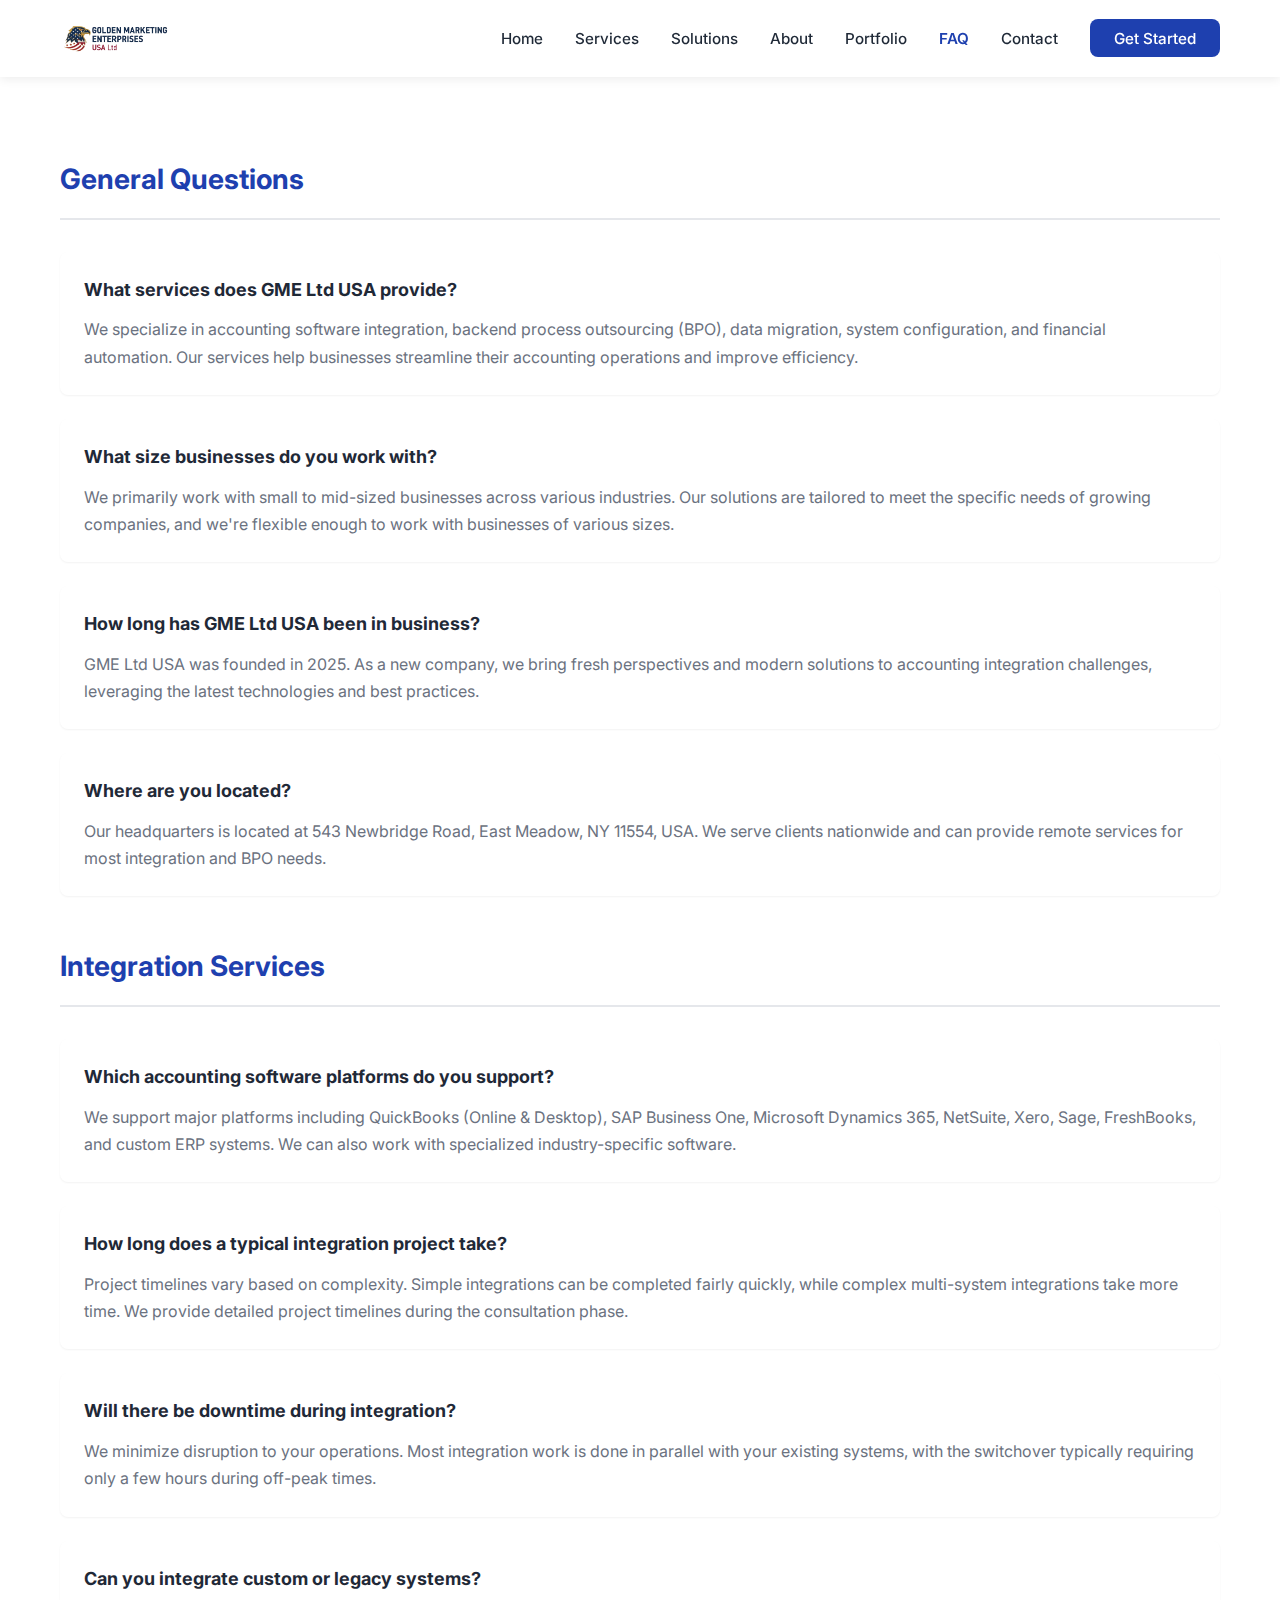
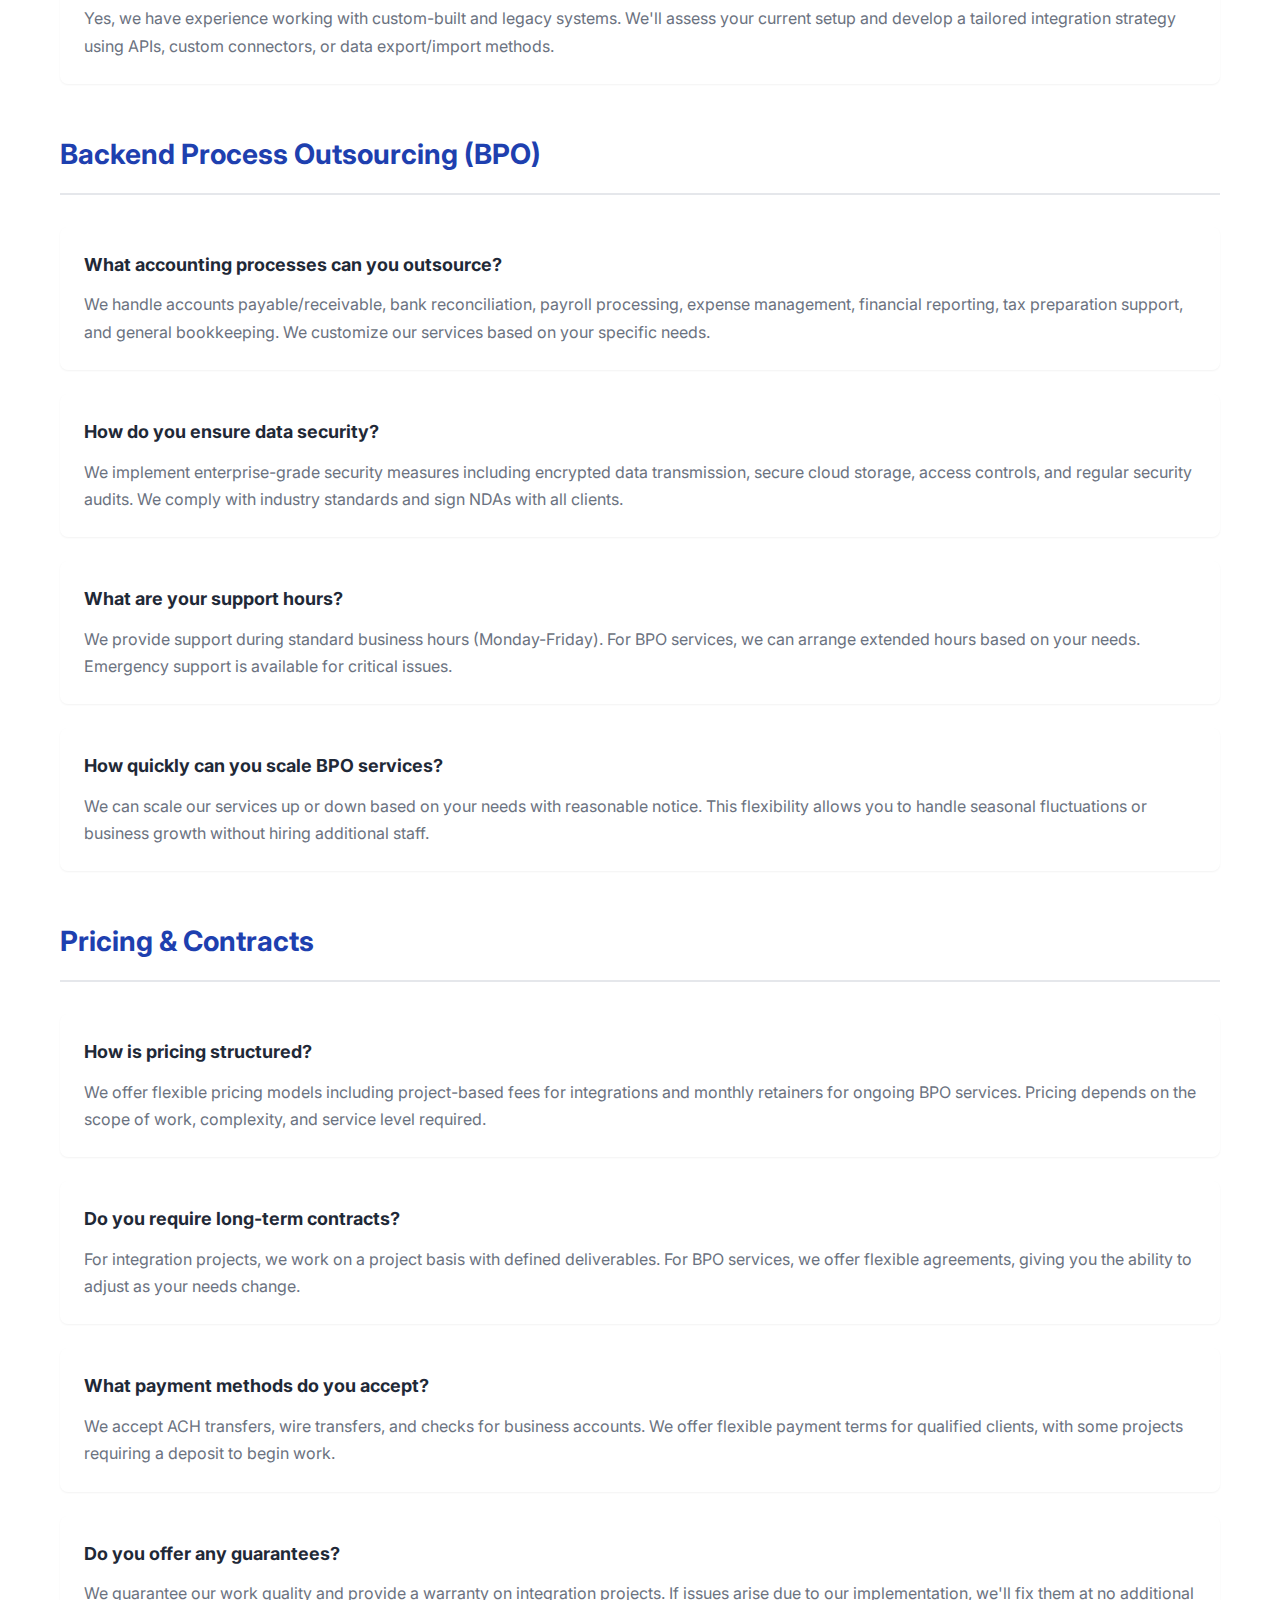
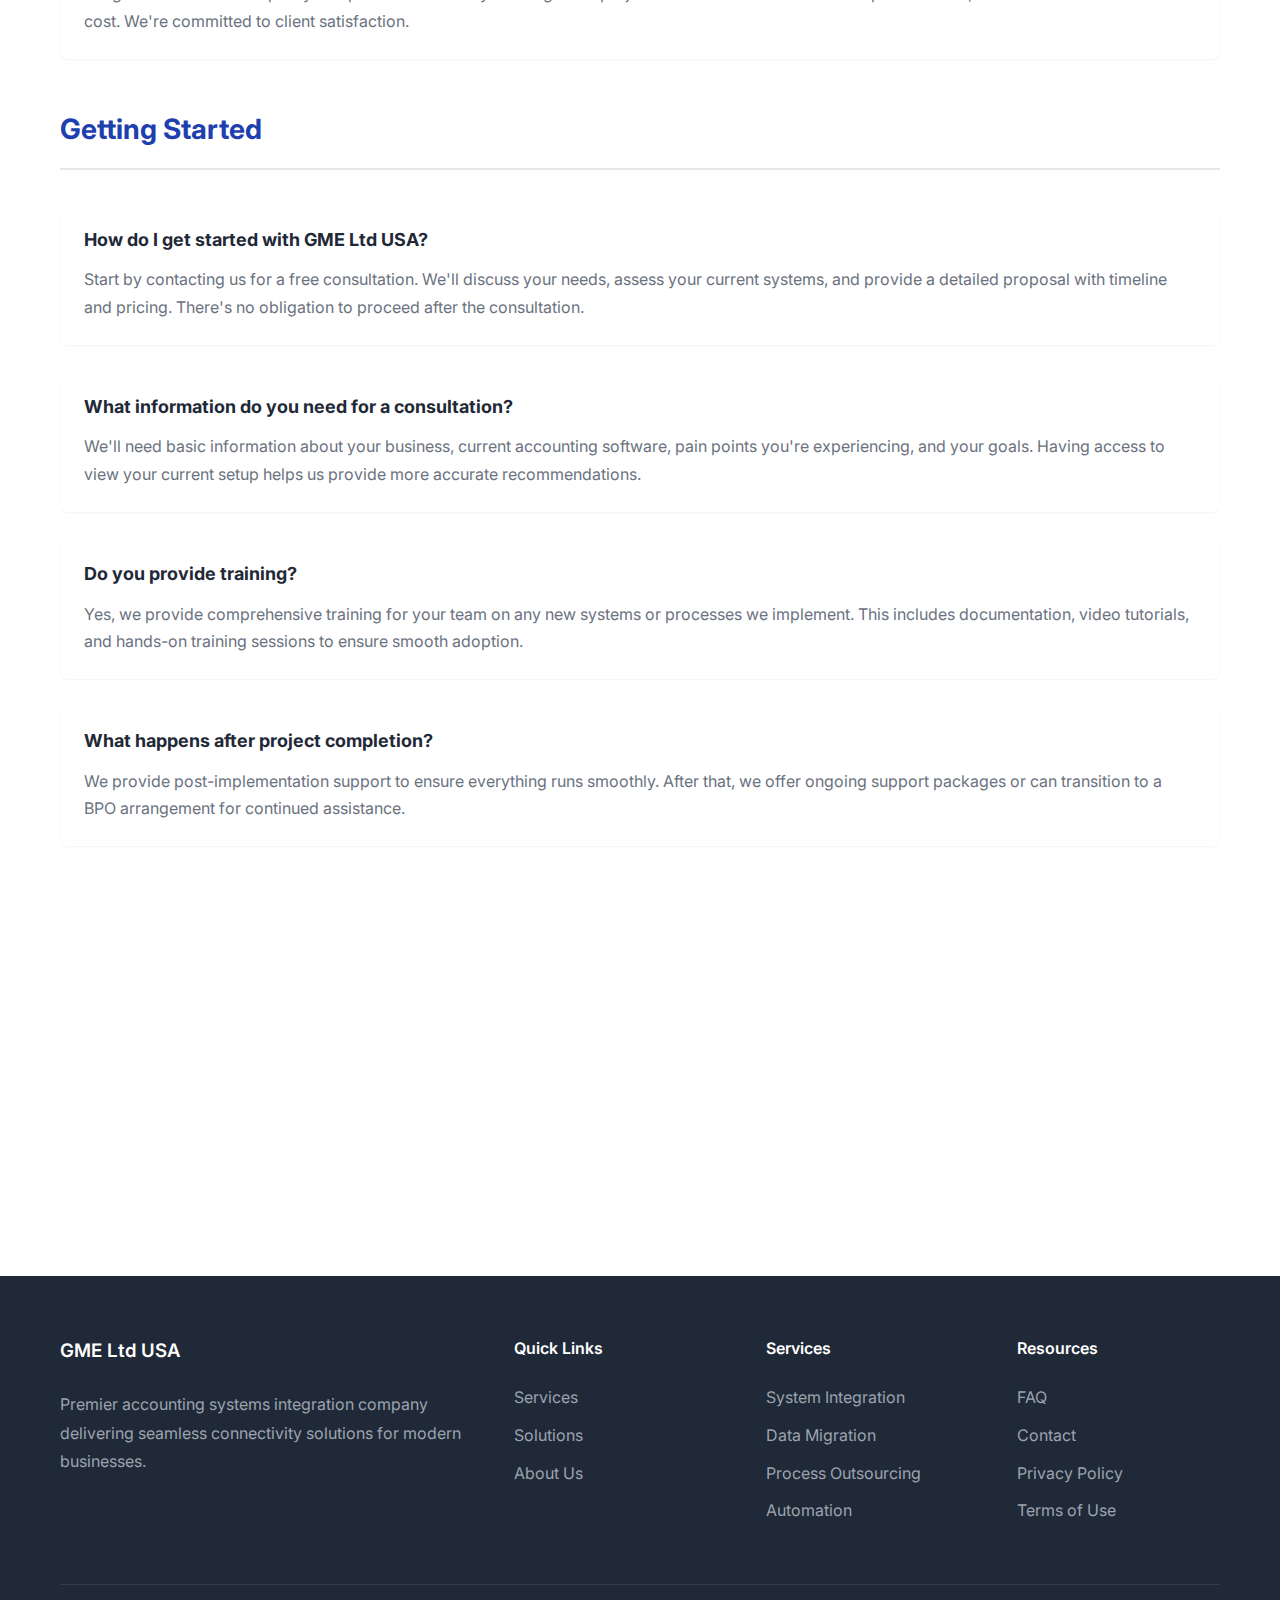
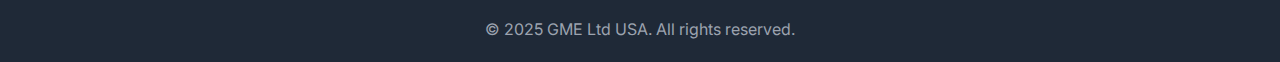
<file: faq.html>
<!DOCTYPE html>
<html lang="en">
<head>
    <meta charset="UTF-8">
    <meta name="viewport" content="width=device-width, initial-scale=1.0">
    <meta name="description" content="Frequently Asked Questions about GME Ltd USA accounting integration and BPO services">
    <title>FAQ - GME Ltd USA</title>
    <link rel="stylesheet" href="css/styles.css">
    <link rel="preconnect" href="https://fonts.googleapis.com">
    <link rel="preconnect" href="https://fonts.gstatic.com" crossorigin>
    <link href="https://fonts.googleapis.com/css2?family=Inter:wght@300;400;500;600;700&display=swap" rel="stylesheet">
</head>
<body class="light-nav">
    <!-- Navigation -->
    <nav class="navbar">
        <div class="container">
            <div class="nav-wrapper">
                <div class="logo">
                    <img src="images/logo.png" alt="Golden Marketing Enterprises USA Ltd" class="logo-image">
                </div>
                <ul class="nav-menu">
                    <li><a href="index.html" class="nav-link">Home</a></li>
                    <li><a href="services.html" class="nav-link">Services</a></li>
                    <li><a href="solutions.html" class="nav-link">Solutions</a></li>
                    <li><a href="about.html" class="nav-link">About</a></li>
                    <li><a href="portfolio.html" class="nav-link">Portfolio</a></li>
                    <li><a href="faq.html" class="nav-link active">FAQ</a></li>
                    <li><a href="contact.html" class="nav-link">Contact</a></li>
                    <li><a href="index.html#contact" class="nav-link cta-button">Get Started</a></li>
                </ul>
                <div class="hamburger">
                    <span></span>
                    <span></span>
                    <span></span>
                </div>
            </div>
        </div>
    </nav>

    <!-- Hero Section -->
    <section class="page-hero">
        <div class="container">
            <h1 class="page-title">Frequently Asked Questions</h1>
            <p class="page-subtitle">Find answers to common questions about our services</p>
        </div>
    </section>

    <!-- FAQ Section -->
    <section class="faq-section">
        <div class="container">
            <div class="faq-category">
                <h2>General Questions</h2>

                <div class="faq-item">
                    <h3>What services does GME Ltd USA provide?</h3>
                    <p>We specialize in accounting software integration, backend process outsourcing (BPO), data migration, system configuration, and financial automation. Our services help businesses streamline their accounting operations and improve efficiency.</p>
                </div>

                <div class="faq-item">
                    <h3>What size businesses do you work with?</h3>
                    <p>We primarily work with small to mid-sized businesses across various industries. Our solutions are tailored to meet the specific needs of growing companies, and we're flexible enough to work with businesses of various sizes.</p>
                </div>

                <div class="faq-item">
                    <h3>How long has GME Ltd USA been in business?</h3>
                    <p>GME Ltd USA was founded in 2025. As a new company, we bring fresh perspectives and modern solutions to accounting integration challenges, leveraging the latest technologies and best practices.</p>
                </div>

                <div class="faq-item">
                    <h3>Where are you located?</h3>
                    <p>Our headquarters is located at 543 Newbridge Road, East Meadow, NY 11554, USA. We serve clients nationwide and can provide remote services for most integration and BPO needs.</p>
                </div>
            </div>

            <div class="faq-category">
                <h2>Integration Services</h2>

                <div class="faq-item">
                    <h3>Which accounting software platforms do you support?</h3>
                    <p>We support major platforms including QuickBooks (Online & Desktop), SAP Business One, Microsoft Dynamics 365, NetSuite, Xero, Sage, FreshBooks, and custom ERP systems. We can also work with specialized industry-specific software.</p>
                </div>

                <div class="faq-item">
                    <h3>How long does a typical integration project take?</h3>
                    <p>Project timelines vary based on complexity. Simple integrations can be completed fairly quickly, while complex multi-system integrations take more time. We provide detailed project timelines during the consultation phase.</p>
                </div>

                <div class="faq-item">
                    <h3>Will there be downtime during integration?</h3>
                    <p>We minimize disruption to your operations. Most integration work is done in parallel with your existing systems, with the switchover typically requiring only a few hours during off-peak times.</p>
                </div>

                <div class="faq-item">
                    <h3>Can you integrate custom or legacy systems?</h3>
                    <p>Yes, we have experience working with custom-built and legacy systems. We'll assess your current setup and develop a tailored integration strategy using APIs, custom connectors, or data export/import methods.</p>
                </div>
            </div>

            <div class="faq-category">
                <h2>Backend Process Outsourcing (BPO)</h2>

                <div class="faq-item">
                    <h3>What accounting processes can you outsource?</h3>
                    <p>We handle accounts payable/receivable, bank reconciliation, payroll processing, expense management, financial reporting, tax preparation support, and general bookkeeping. We customize our services based on your specific needs.</p>
                </div>

                <div class="faq-item">
                    <h3>How do you ensure data security?</h3>
                    <p>We implement enterprise-grade security measures including encrypted data transmission, secure cloud storage, access controls, and regular security audits. We comply with industry standards and sign NDAs with all clients.</p>
                </div>

                <div class="faq-item">
                    <h3>What are your support hours?</h3>
                    <p>We provide support during standard business hours (Monday-Friday). For BPO services, we can arrange extended hours based on your needs. Emergency support is available for critical issues.</p>
                </div>

                <div class="faq-item">
                    <h3>How quickly can you scale BPO services?</h3>
                    <p>We can scale our services up or down based on your needs with reasonable notice. This flexibility allows you to handle seasonal fluctuations or business growth without hiring additional staff.</p>
                </div>
            </div>

            <div class="faq-category">
                <h2>Pricing & Contracts</h2>

                <div class="faq-item">
                    <h3>How is pricing structured?</h3>
                    <p>We offer flexible pricing models including project-based fees for integrations and monthly retainers for ongoing BPO services. Pricing depends on the scope of work, complexity, and service level required.</p>
                </div>

                <div class="faq-item">
                    <h3>Do you require long-term contracts?</h3>
                    <p>For integration projects, we work on a project basis with defined deliverables. For BPO services, we offer flexible agreements, giving you the ability to adjust as your needs change.</p>
                </div>

                <div class="faq-item">
                    <h3>What payment methods do you accept?</h3>
                    <p>We accept ACH transfers, wire transfers, and checks for business accounts. We offer flexible payment terms for qualified clients, with some projects requiring a deposit to begin work.</p>
                </div>

                <div class="faq-item">
                    <h3>Do you offer any guarantees?</h3>
                    <p>We guarantee our work quality and provide a warranty on integration projects. If issues arise due to our implementation, we'll fix them at no additional cost. We're committed to client satisfaction.</p>
                </div>
            </div>

            <div class="faq-category">
                <h2>Getting Started</h2>

                <div class="faq-item">
                    <h3>How do I get started with GME Ltd USA?</h3>
                    <p>Start by contacting us for a free consultation. We'll discuss your needs, assess your current systems, and provide a detailed proposal with timeline and pricing. There's no obligation to proceed after the consultation.</p>
                </div>

                <div class="faq-item">
                    <h3>What information do you need for a consultation?</h3>
                    <p>We'll need basic information about your business, current accounting software, pain points you're experiencing, and your goals. Having access to view your current setup helps us provide more accurate recommendations.</p>
                </div>

                <div class="faq-item">
                    <h3>Do you provide training?</h3>
                    <p>Yes, we provide comprehensive training for your team on any new systems or processes we implement. This includes documentation, video tutorials, and hands-on training sessions to ensure smooth adoption.</p>
                </div>

                <div class="faq-item">
                    <h3>What happens after project completion?</h3>
                    <p>We provide post-implementation support to ensure everything runs smoothly. After that, we offer ongoing support packages or can transition to a BPO arrangement for continued assistance.</p>
                </div>
            </div>
        </div>
    </section>

    <!-- CTA Section -->
    <section class="cta-section">
        <div class="container">
            <h2>Still Have Questions?</h2>
            <p>Our team is here to help. Contact us for personalized assistance.</p>
            <a href="contact.html" class="btn btn-primary">Contact Us</a>
        </div>
    </section>

    <!-- Footer -->
    <footer class="footer">
        <div class="container">
            <div class="footer-content">
                <div class="footer-section">
                    <h3>GME Ltd USA</h3>
                    <p>Premier accounting systems integration company delivering seamless connectivity solutions for modern businesses.</p>
                </div>
                <div class="footer-section">
                    <h4>Quick Links</h4>
                    <ul>
                        <li><a href="services.html">Services</a></li>
                        <li><a href="solutions.html">Solutions</a></li>
                        <li><a href="about.html">About Us</a></li>
                    </ul>
                </div>
                <div class="footer-section">
                    <h4>Services</h4>
                    <ul>
                        <li><a href="services.html#integration">System Integration</a></li>
                        <li><a href="services.html#migration">Data Migration</a></li>
                        <li><a href="services.html#bpo">Process Outsourcing</a></li>
                        <li><a href="services.html#automation">Automation</a></li>
                    </ul>
                </div>
                <div class="footer-section">
                    <h4>Resources</h4>
                    <ul>
                        <li><a href="faq.html">FAQ</a></li>
                        <li><a href="contact.html">Contact</a></li>
                        <li><a href="privacy-policy.html">Privacy Policy</a></li>
                        <li><a href="terms-of-use.html">Terms of Use</a></li>
                    </ul>
                </div>
            </div>
            <div class="footer-bottom">
                <p>&copy; 2025 GME Ltd USA. All rights reserved.</p>
            </div>
        </div>
    </footer>

    <script src="js/main.js"></script>
</body>
</html>
</file>
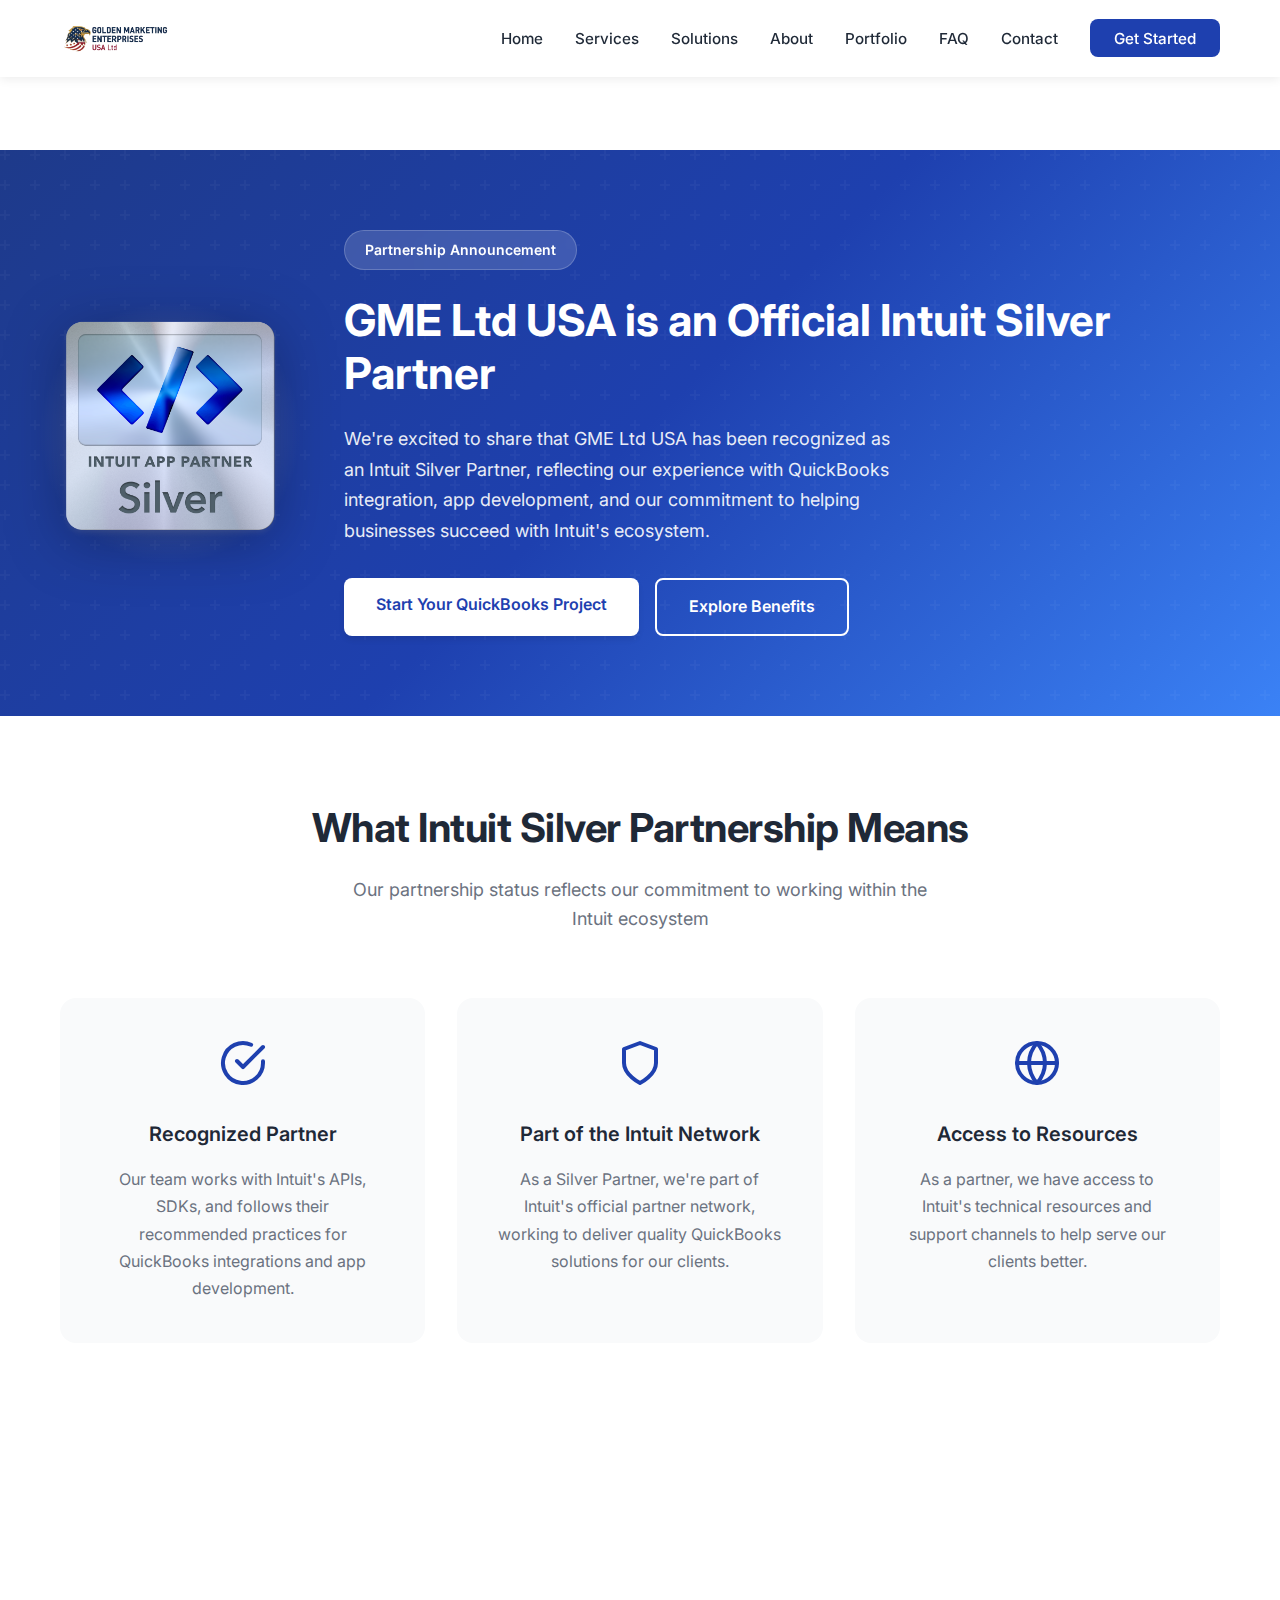
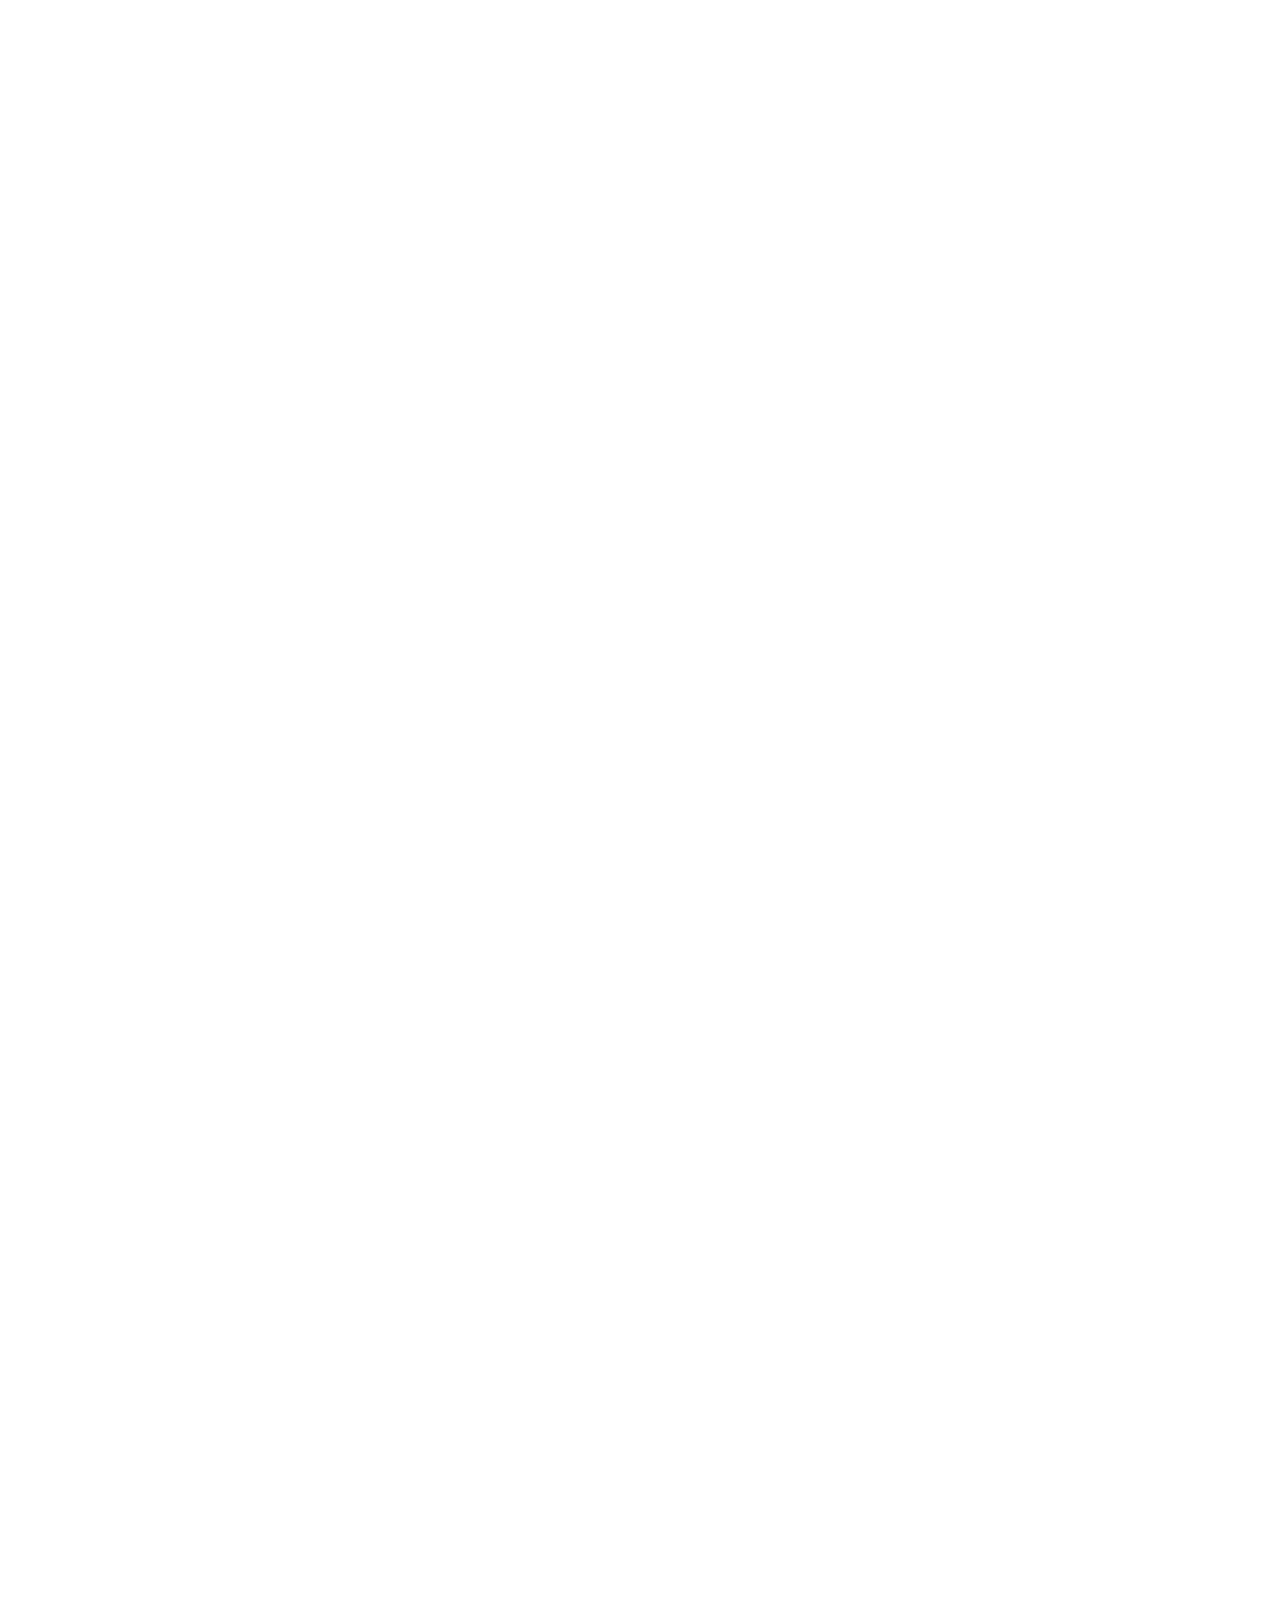
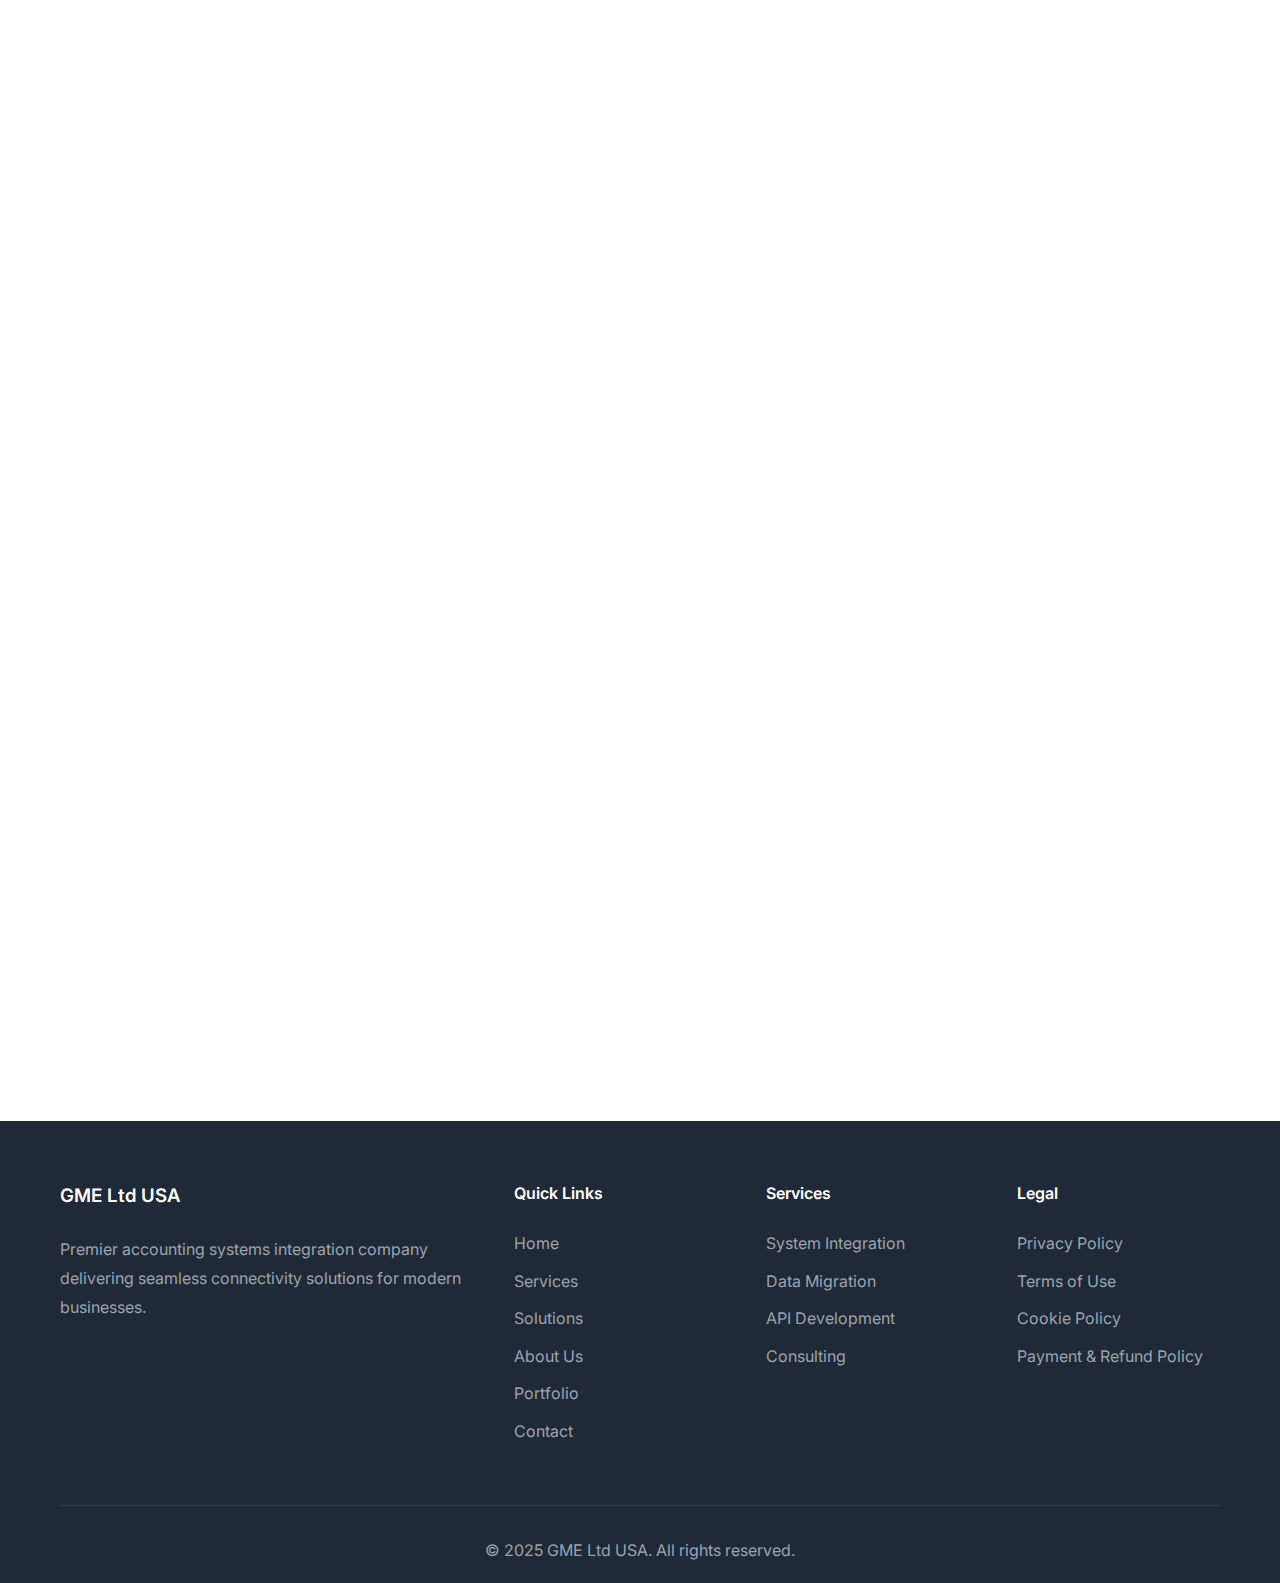
<file: intuit-partnership.html>
<!DOCTYPE html>
<html lang="en">
<head>
    <meta charset="UTF-8">
    <meta name="viewport" content="width=device-width, initial-scale=1.0">
    <meta name="description" content="GME Ltd USA is an official Intuit Silver Partner with experience in QuickBooks integration, app development, and accounting software solutions.">
    <title>Intuit Silver Partner - GME Ltd USA</title>
    <link rel="stylesheet" href="css/styles.css">
    <link rel="preconnect" href="https://fonts.googleapis.com">
    <link rel="preconnect" href="https://fonts.gstatic.com" crossorigin>
    <link href="https://fonts.googleapis.com/css2?family=Inter:wght@300;400;500;600;700&display=swap" rel="stylesheet">
</head>
<body class="light-nav">
    <!-- Navigation -->
    <nav class="navbar">
        <div class="container">
            <div class="nav-wrapper">
                <div class="logo">
                    <img src="images/logo.png" alt="Golden Marketing Enterprises USA Ltd" class="logo-image">
                </div>
                <ul class="nav-menu">
                    <li><a href="index.html" class="nav-link">Home</a></li>
                    <li><a href="services.html" class="nav-link">Services</a></li>
                    <li><a href="solutions.html" class="nav-link">Solutions</a></li>
                    <li><a href="about.html" class="nav-link">About</a></li>
                    <li><a href="portfolio.html" class="nav-link">Portfolio</a></li>
                    <li><a href="faq.html" class="nav-link">FAQ</a></li>
                    <li><a href="contact.html" class="nav-link">Contact</a></li>
                    <li><a href="contact.html" class="nav-link cta-button">Get Started</a></li>
                </ul>
                <div class="hamburger">
                    <span></span>
                    <span></span>
                    <span></span>
                </div>
            </div>
        </div>
    </nav>

    <!-- Hero Section -->
    <section class="partnership-hero">
        <div class="container">
            <div class="partnership-hero-content">
                <div class="partnership-badge-showcase">
                    <div class="badge-glow-effect"></div>
                    <img src="images/intuit-silver-partner.png" alt="Intuit App Partner - Silver" class="partnership-badge-large">
                </div>
                <div class="partnership-hero-text">
                    <span class="partnership-announcement">Partnership Announcement</span>
                    <h1>GME Ltd USA is an Official Intuit Silver Partner</h1>
                    <p>We're excited to share that GME Ltd USA has been recognized as an Intuit Silver Partner, reflecting our experience with QuickBooks integration, app development, and our commitment to helping businesses succeed with Intuit's ecosystem.</p>
                    <div class="partnership-cta">
                        <a href="contact.html" class="btn btn-primary">Start Your QuickBooks Project</a>
                        <a href="#benefits" class="btn btn-secondary">Explore Benefits</a>
                    </div>
                </div>
            </div>
        </div>
    </section>

    <!-- What This Means Section -->
    <section class="partnership-meaning">
        <div class="container">
            <div class="section-header">
                <h2 class="section-title">What Intuit Silver Partnership Means</h2>
                <p class="section-subtitle">Our partnership status reflects our commitment to working within the Intuit ecosystem</p>
            </div>
            <div class="meaning-grid">
                <div class="meaning-card">
                    <div class="meaning-icon">
                        <svg xmlns="http://www.w3.org/2000/svg" width="48" height="48" viewBox="0 0 24 24" fill="none" stroke="currentColor" stroke-width="2" stroke-linecap="round" stroke-linejoin="round">
                            <path d="M22 11.08V12a10 10 0 1 1-5.93-9.14"></path>
                            <polyline points="22 4 12 14.01 9 11.01"></polyline>
                        </svg>
                    </div>
                    <h3>Recognized Partner</h3>
                    <p>Our team works with Intuit's APIs, SDKs, and follows their recommended practices for QuickBooks integrations and app development.</p>
                </div>
                <div class="meaning-card">
                    <div class="meaning-icon">
                        <svg xmlns="http://www.w3.org/2000/svg" width="48" height="48" viewBox="0 0 24 24" fill="none" stroke="currentColor" stroke-width="2" stroke-linecap="round" stroke-linejoin="round">
                            <path d="M12 22s8-4 8-10V5l-8-3-8 3v7c0 6 8 10 8 10z"></path>
                        </svg>
                    </div>
                    <h3>Part of the Intuit Network</h3>
                    <p>As a Silver Partner, we're part of Intuit's official partner network, working to deliver quality QuickBooks solutions for our clients.</p>
                </div>
                <div class="meaning-card">
                    <div class="meaning-icon">
                        <svg xmlns="http://www.w3.org/2000/svg" width="48" height="48" viewBox="0 0 24 24" fill="none" stroke="currentColor" stroke-width="2" stroke-linecap="round" stroke-linejoin="round">
                            <circle cx="12" cy="12" r="10"></circle>
                            <line x1="2" y1="12" x2="22" y2="12"></line>
                            <path d="M12 2a15.3 15.3 0 0 1 4 10 15.3 15.3 0 0 1-4 10 15.3 15.3 0 0 1-4-10 15.3 15.3 0 0 1 4-10z"></path>
                        </svg>
                    </div>
                    <h3>Access to Resources</h3>
                    <p>As a partner, we have access to Intuit's technical resources and support channels to help serve our clients better.</p>
                </div>
            </div>
        </div>
    </section>

    <!-- Benefits Section -->
    <section id="benefits" class="partnership-benefits">
        <div class="container">
            <div class="section-header">
                <h2 class="section-title">Benefits for Your Business</h2>
                <p class="section-subtitle">Working with an Intuit partner can provide advantages for your QuickBooks projects</p>
            </div>
            <div class="benefits-showcase">
                <div class="benefit-item">
                    <div class="benefit-number">01</div>
                    <div class="benefit-content">
                        <h3>QuickBooks Integration Experience</h3>
                        <p>We help connect QuickBooks with your existing business systems, CRMs, e-commerce platforms, and custom applications using Intuit's APIs.</p>
                    </div>
                </div>
                <div class="benefit-item">
                    <div class="benefit-number">02</div>
                    <div class="benefit-content">
                        <h3>Streamlined Implementation</h3>
                        <p>Our familiarity with the Intuit ecosystem helps us work efficiently on your QuickBooks-related projects.</p>
                    </div>
                </div>
                <div class="benefit-item">
                    <div class="benefit-number">03</div>
                    <div class="benefit-content">
                        <h3>Partner Support Access</h3>
                        <p>Through our partnership, we have access to Intuit's partner support channels which can help resolve complex issues.</p>
                    </div>
                </div>
                <div class="benefit-item">
                    <div class="benefit-number">04</div>
                    <div class="benefit-content">
                        <h3>Following Best Practices</h3>
                        <p>We aim to follow Intuit's recommended guidelines and standards when building solutions for your business.</p>
                    </div>
                </div>
                <div class="benefit-item">
                    <div class="benefit-number">05</div>
                    <div class="benefit-content">
                        <h3>Staying Current</h3>
                        <p>As partners, we stay informed about updates and changes to the Intuit platform to help keep your integrations running smoothly.</p>
                    </div>
                </div>
                <div class="benefit-item">
                    <div class="benefit-number">06</div>
                    <div class="benefit-content">
                        <h3>Dedicated Focus</h3>
                        <p>Our partnership reflects our commitment to the Intuit ecosystem and serving businesses that rely on QuickBooks.</p>
                    </div>
                </div>
            </div>
        </div>
    </section>

    <!-- Services Under Partnership -->
    <section class="partnership-services">
        <div class="container">
            <div class="section-header">
                <h2 class="section-title">QuickBooks Services We Offer</h2>
                <p class="section-subtitle">Services we provide as part of our work within the Intuit ecosystem</p>
            </div>
            <div class="services-cards services-cards-2col">
                <div class="partnership-service-card">
                    <h3>QuickBooks Online Integration</h3>
                    <ul>
                        <li>Connect QBO to e-commerce platforms</li>
                        <li>CRM and sales system integration</li>
                        <li>Inventory management sync</li>
                        <li>Payment gateway connections</li>
                        <li>Custom API development</li>
                    </ul>
                </div>
                <div class="partnership-service-card">
                    <h3>QuickBooks Desktop Solutions</h3>
                    <ul>
                        <li>Desktop to Online migration</li>
                        <li>Multi-company consolidation</li>
                        <li>Third-party app integration</li>
                        <li>Data import/export automation</li>
                        <li>Custom report development</li>
                    </ul>
                </div>
                <div class="partnership-service-card">
                    <h3>Custom Development</h3>
                    <ul>
                        <li>QuickBooks app development</li>
                        <li>Internal business automation tools</li>
                        <li>Industry-specific solutions</li>
                        <li>Dashboard and analytics tools</li>
                        <li>Workflow automation</li>
                    </ul>
                </div>
                <div class="partnership-service-card">
                    <h3>Migration & Support</h3>
                    <ul>
                        <li>Legacy system migration</li>
                        <li>Data cleanup and optimization</li>
                        <li>User training</li>
                        <li>Ongoing technical support</li>
                        <li>System monitoring</li>
                    </ul>
                </div>
            </div>
        </div>
    </section>

    <!-- About Intuit Partnership Program -->
    <section class="about-program">
        <div class="container">
            <div class="program-content">
                <div class="program-text">
                    <h2>About the Intuit Partner Program</h2>
                    <p>The Intuit Partner Program recognizes companies that work within the Intuit ecosystem, building integrations and supporting solutions for QuickBooks users.</p>
                    <p>As a Silver Partner, GME Ltd USA participates in the program which involves:</p>
                    <ul>
                        <li>Working with Intuit APIs and development tools</li>
                        <li>Delivering QuickBooks-related projects for clients</li>
                        <li>Staying informed about Intuit platform updates</li>
                        <li>Following Intuit's guidelines and standards</li>
                    </ul>
                    <p>This partnership reflects our focus on serving businesses that use QuickBooks and the broader Intuit platform.</p>
                </div>
                <div class="program-badge">
                    <img src="images/intuit-silver-partner.png" alt="Intuit App Partner - Silver">
                </div>
            </div>
        </div>
    </section>

    <!-- CTA Section -->
    <section class="cta-section">
        <div class="container">
            <h2>Have a QuickBooks Project in Mind?</h2>
            <p>Let's discuss how we can help with your QuickBooks integration or development needs</p>
            <a href="contact.html" class="btn">Get in Touch</a>
        </div>
    </section>

    <!-- Footer -->
    <footer class="footer">
        <div class="container">
            <div class="footer-content">
                <div class="footer-section">
                    <h3>GME Ltd USA</h3>
                    <p>Premier accounting systems integration company delivering seamless connectivity solutions for modern businesses.</p>
                </div>
                <div class="footer-section">
                    <h4>Quick Links</h4>
                    <ul>
                        <li><a href="index.html">Home</a></li>
                        <li><a href="services.html">Services</a></li>
                        <li><a href="solutions.html">Solutions</a></li>
                        <li><a href="about.html">About Us</a></li>
                        <li><a href="portfolio.html">Portfolio</a></li>
                        <li><a href="contact.html">Contact</a></li>
                    </ul>
                </div>
                <div class="footer-section">
                    <h4>Services</h4>
                    <ul>
                        <li><a href="services.html">System Integration</a></li>
                        <li><a href="services.html">Data Migration</a></li>
                        <li><a href="services.html">API Development</a></li>
                        <li><a href="services.html">Consulting</a></li>
                    </ul>
                </div>
                <div class="footer-section">
                    <h4>Legal</h4>
                    <ul>
                        <li><a href="privacy-policy.html">Privacy Policy</a></li>
                        <li><a href="terms-of-use.html">Terms of Use</a></li>
                        <li><a href="cookie-policy.html">Cookie Policy</a></li>
                        <li><a href="payment-policy.html">Payment & Refund Policy</a></li>
                    </ul>
                </div>
            </div>
            <div class="footer-bottom">
                <p>&copy; 2025 GME Ltd USA. All rights reserved.</p>
            </div>
        </div>
    </footer>

    <script src="js/main.js"></script>
</body>
</html>
</file>
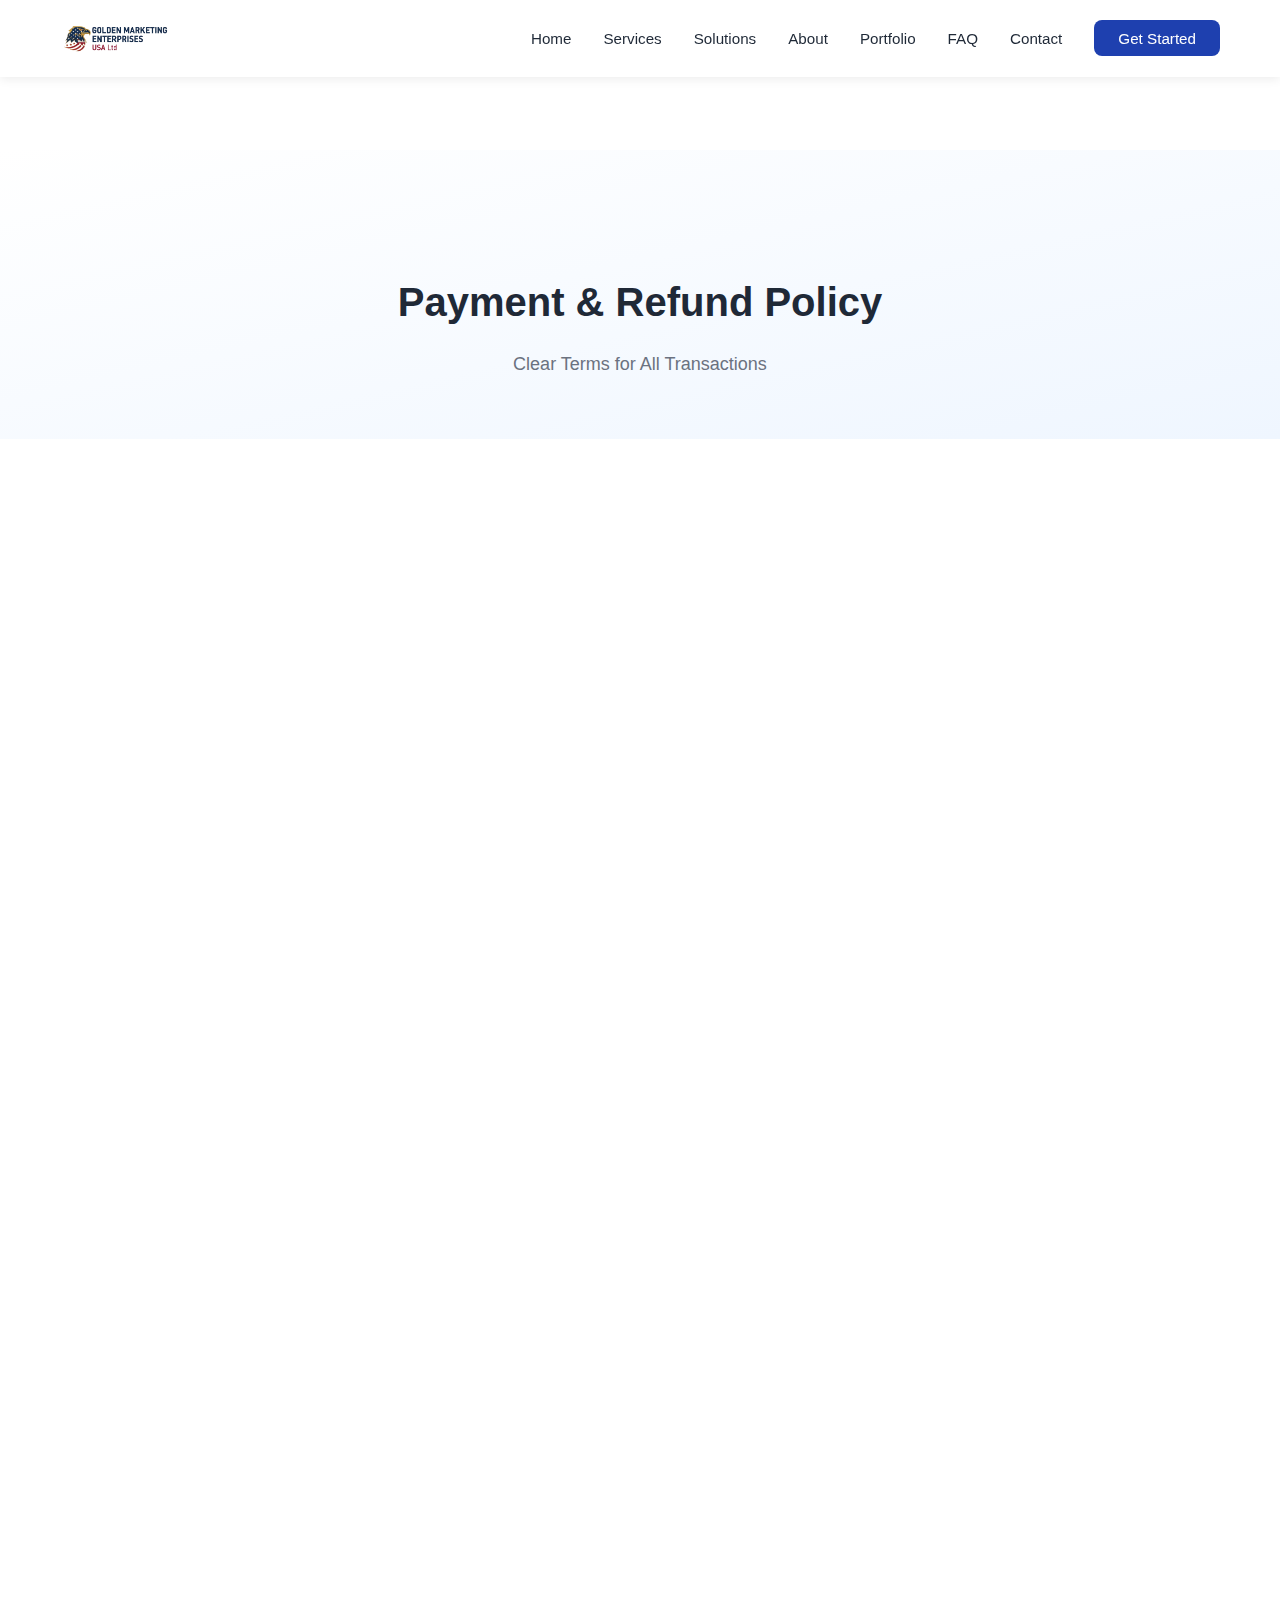
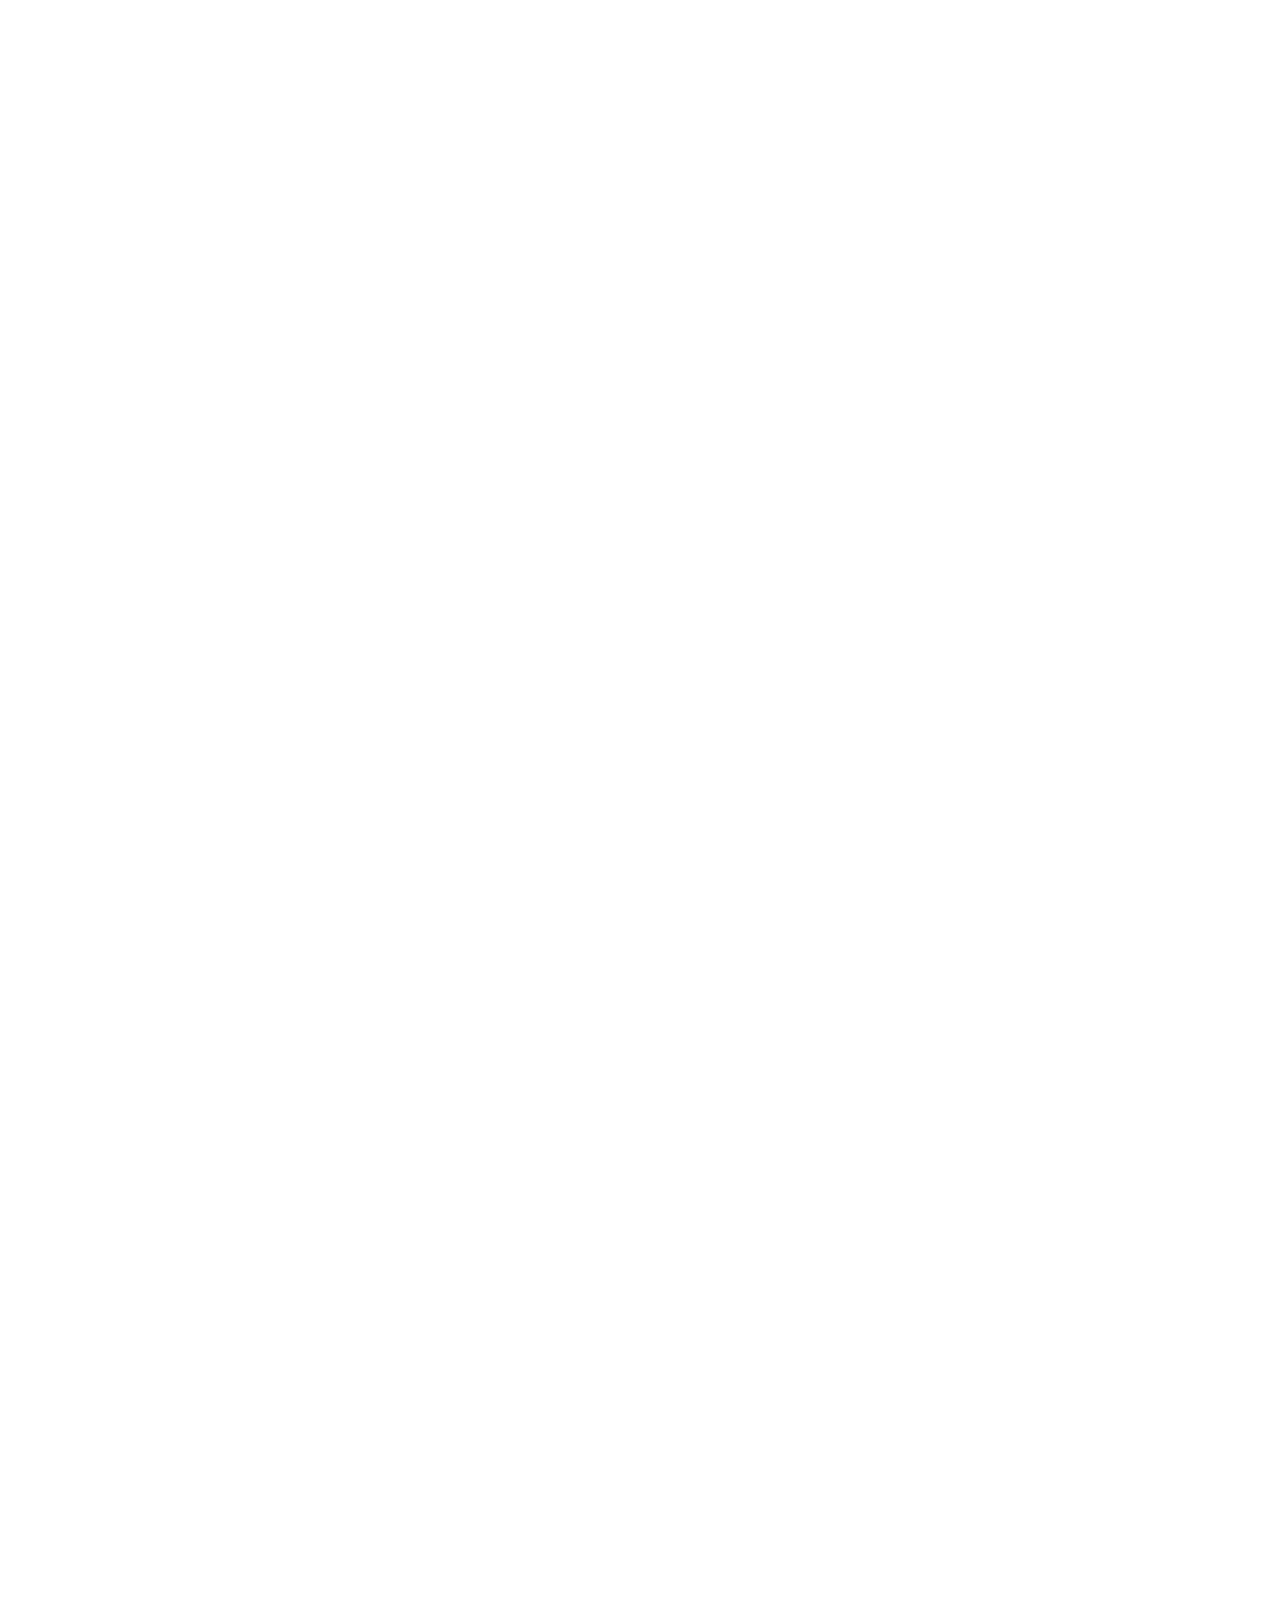
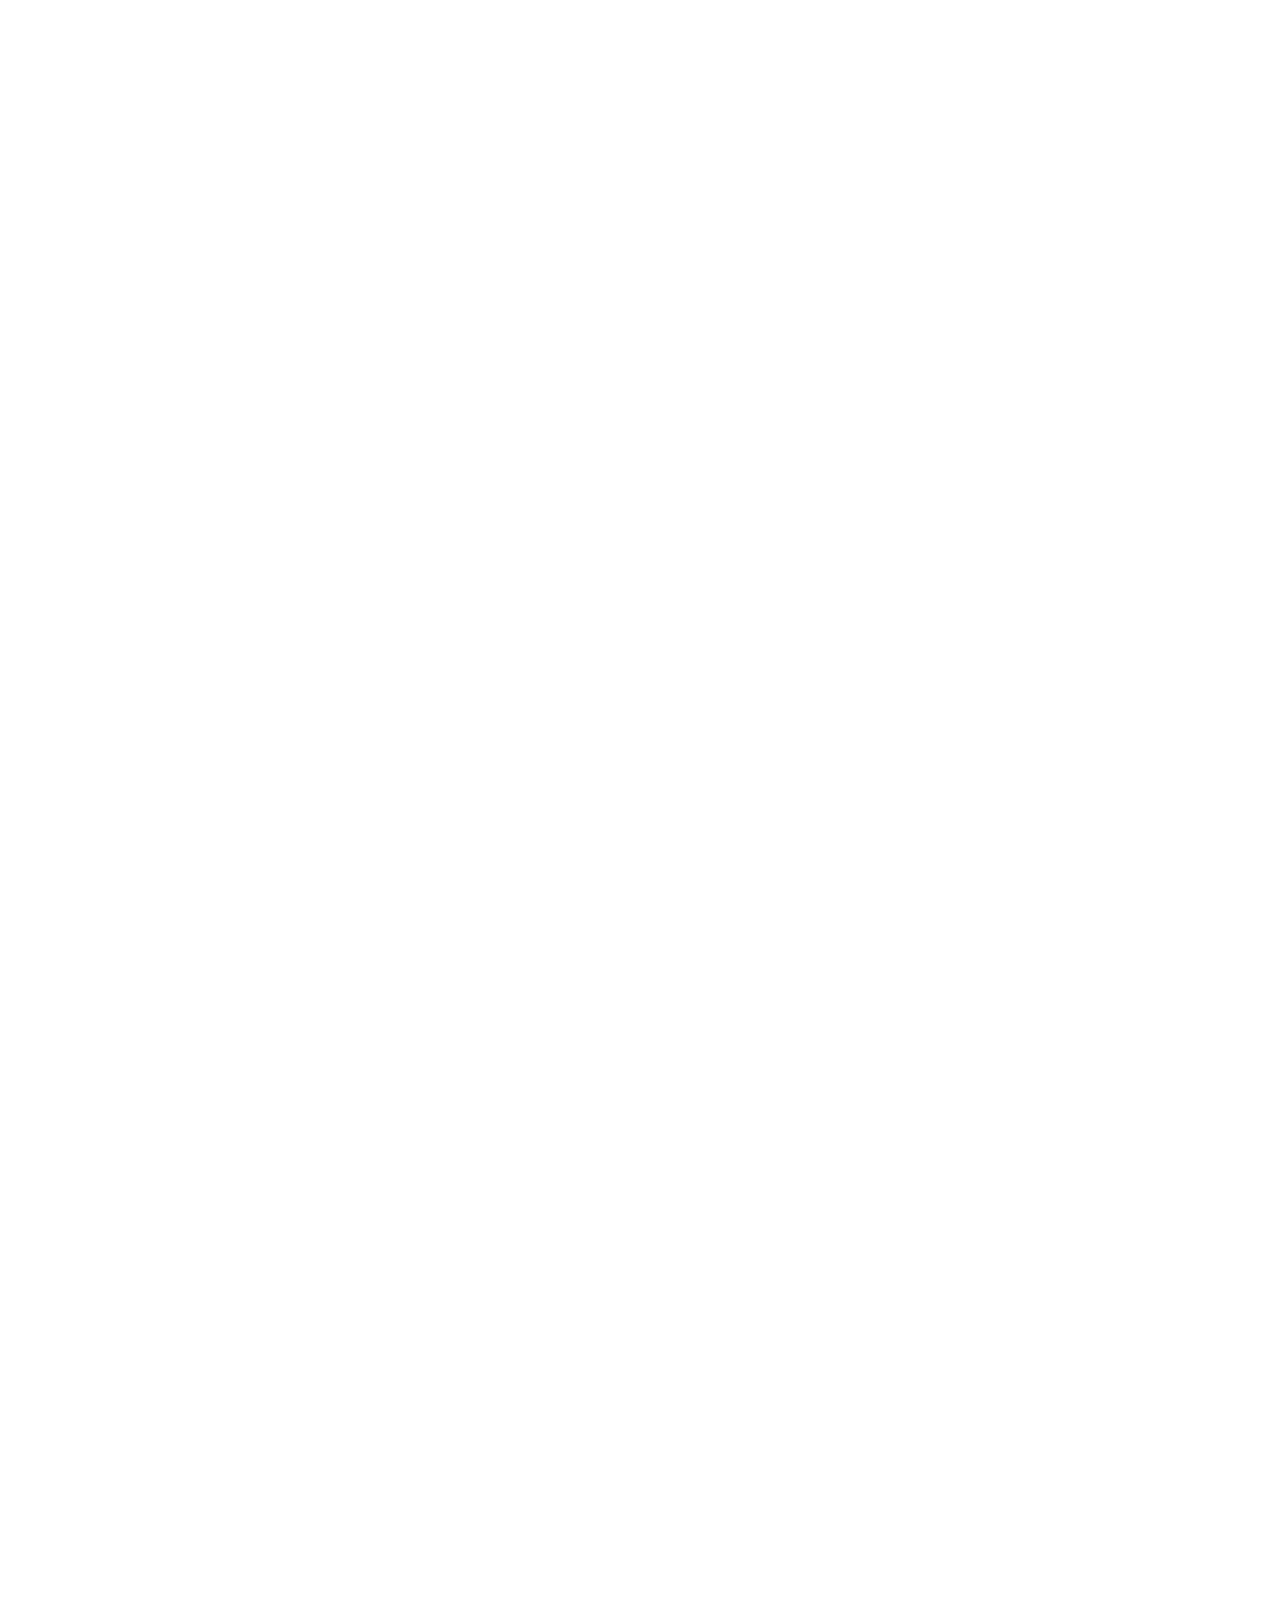
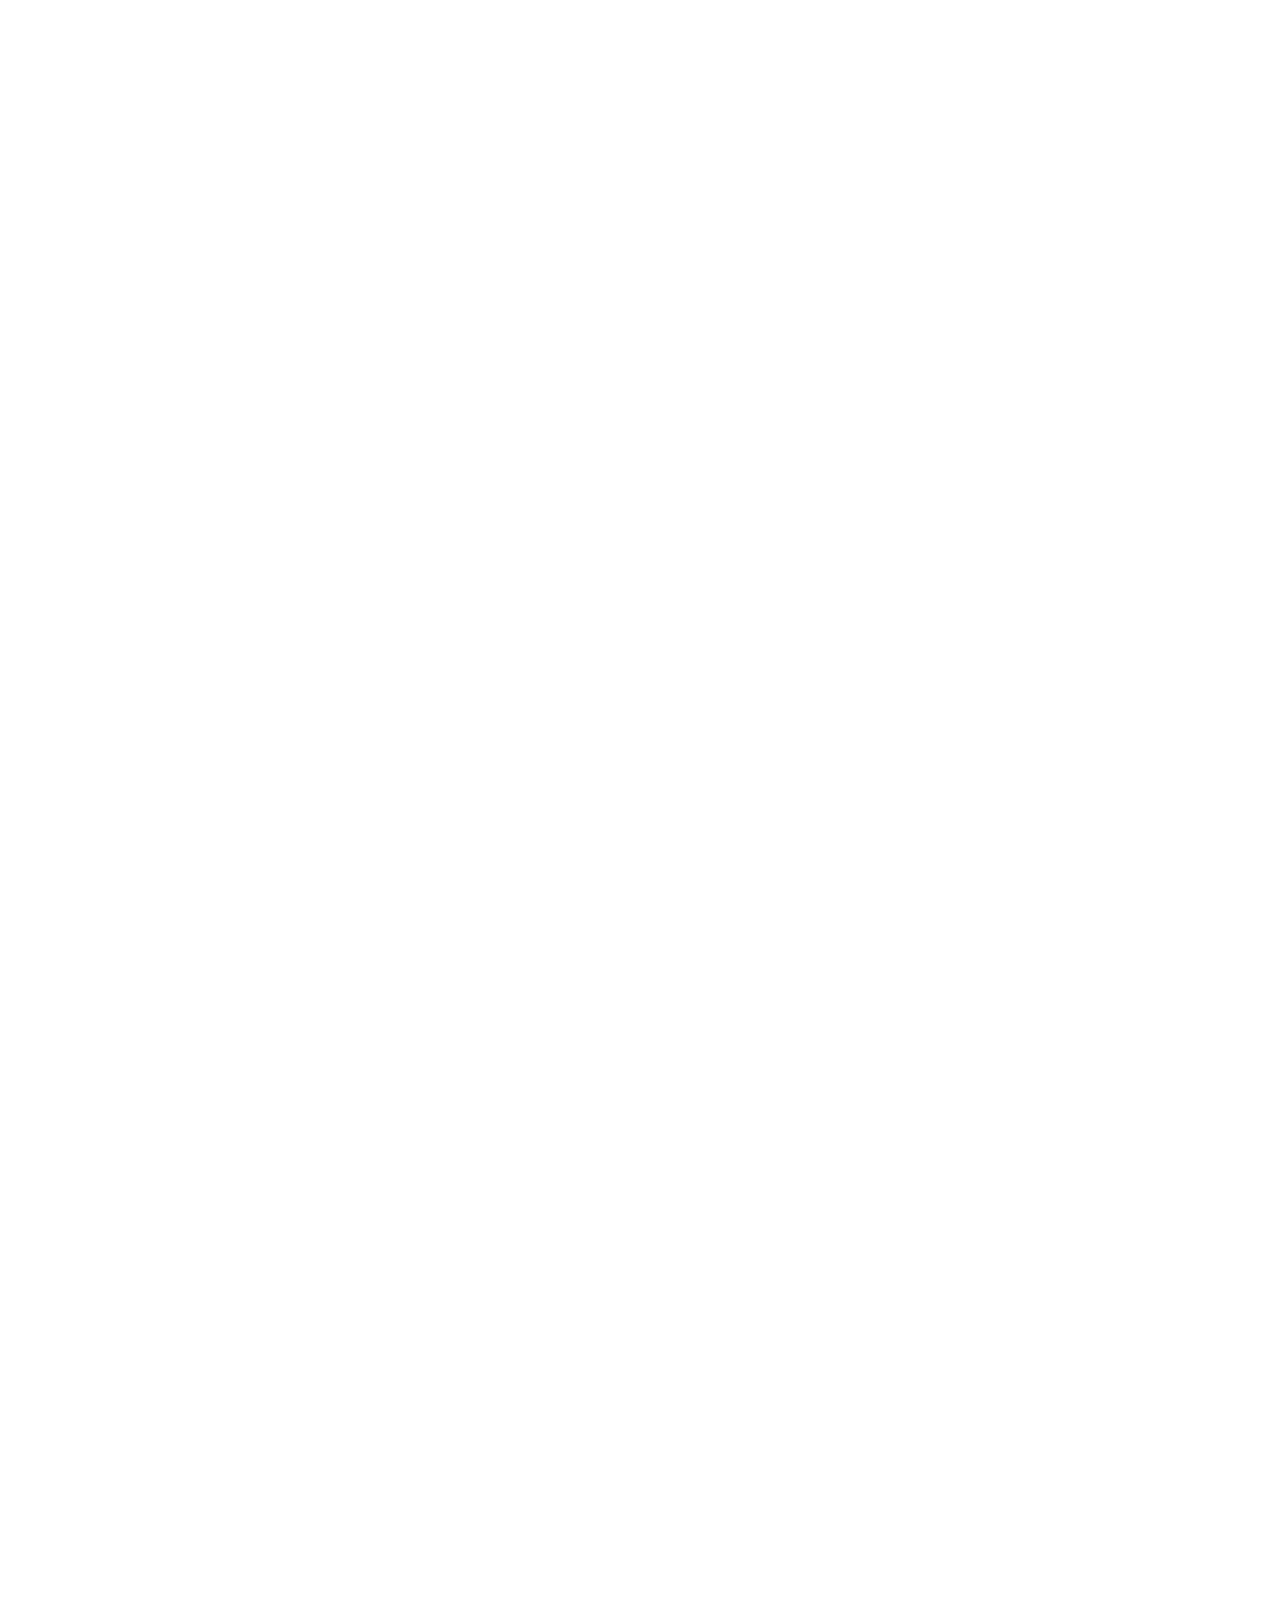
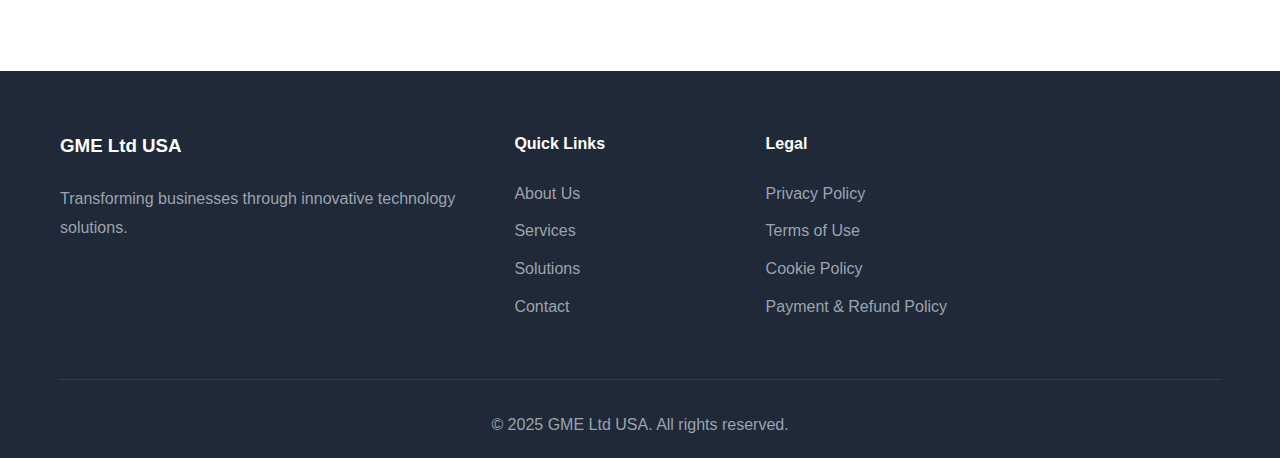
<file: payment-policy.html>
<!DOCTYPE html>
<html lang="en">
<head>
    <meta charset="UTF-8">
    <meta name="viewport" content="width=device-width, initial-scale=1.0">
    <title>Payment & Refund Policy - GME Ltd USA</title>
    <link rel="stylesheet" href="css/styles.css">
    <link rel="stylesheet" href="https://cdnjs.cloudflare.com/ajax/libs/font-awesome/6.0.0/css/all.min.css">
</head>
<body class="light-nav">
    <nav class="navbar">
        <div class="container">
            <div class="nav-wrapper">
                <div class="logo">
                    <img src="images/logo.png" alt="Golden Marketing Enterprises USA Ltd" class="logo-image">
                </div>
                <ul class="nav-menu">
                    <li><a href="index.html" class="nav-link">Home</a></li>
                    <li><a href="services.html" class="nav-link">Services</a></li>
                    <li><a href="solutions.html" class="nav-link">Solutions</a></li>
                    <li><a href="about.html" class="nav-link">About</a></li>
                    <li><a href="portfolio.html" class="nav-link">Portfolio</a></li>
                    <li><a href="faq.html" class="nav-link">FAQ</a></li>
                    <li><a href="contact.html" class="nav-link">Contact</a></li>
                    <li><a href="contact.html" class="nav-link cta-button">Get Started</a></li>
                </ul>
                <div class="hamburger">
                    <span></span>
                    <span></span>
                    <span></span>
                </div>
            </div>
        </div>
    </nav>

    <main>
        <section class="page-header">
            <div class="container">
                <h1>Payment & Refund Policy</h1>
                <p class="subtitle">Clear Terms for All Transactions</p>
            </div>
        </section>

        <section class="policy-content">
            <div class="container">
                <div class="policy-date">
                    <p><strong>Effective Date:</strong> January 1, 2025</p>
                    <p><strong>Last Updated:</strong> January 1, 2025</p>
                </div>

                <div class="highlight-box">
                    <h2>14-Day No Questions Asked Refund Policy</h2>
                    <p>Your satisfaction is our priority. If you're not completely satisfied with our services, we offer a full refund within 14 days - no questions asked.</p>
                </div>

                <div class="policy-section">
                    <h2>1. Project-Based Payment Structure</h2>

                    <h3>1.1 How We Work</h3>
                    <p>At GME Ltd USA, all payments are project-based and customized to meet your specific needs. We believe in transparent, fair pricing that reflects the unique requirements of each client engagement.</p>

                    <h3>1.2 Payment Process</h3>
                    <ul>
                        <li><strong>Initial Consultation:</strong> Free assessment of your requirements</li>
                        <li><strong>Custom Quote:</strong> Detailed project proposal with clear pricing</li>
                        <li><strong>Client Agreement:</strong> All payment terms are agreed upon by the client before work begins</li>
                        <li><strong>Flexible Structure:</strong> Payment milestones tailored to your project scope</li>
                    </ul>

                    <h3>1.3 Payment Methods</h3>
                    <p>We accept the following payment methods:</p>
                    <ul>
                        <li>ACH Bank Transfers</li>
                        <li>Wire Transfers</li>
                        <li>Corporate Checks</li>
                        <li>Credit Cards (Visa, MasterCard, American Express)</li>
                        <li>PayPal Business</li>
                    </ul>

                    <h3>1.4 Typical Payment Structures</h3>
                    <p>While each project is unique, common payment arrangements include:</p>
                    <ul>
                        <li><strong>Small Projects:</strong> 100% upon completion</li>
                        <li><strong>Medium Projects:</strong> 50% upfront, 50% upon completion</li>
                        <li><strong>Large Projects:</strong> Custom milestone-based payments</li>
                        <li><strong>Ongoing Services:</strong> Monthly invoicing for services rendered</li>
                    </ul>
                </div>

                <div class="policy-section">
                    <h2>2. Our Satisfaction Guarantee</h2>

                    <h3>2.1 14-Day Refund Policy</h3>
                    <p>We're confident in the quality of our work, which is why we offer:</p>
                    <ul>
                        <li><strong>Full Refund:</strong> 100% of your payment returned</li>
                        <li><strong>No Questions Asked:</strong> Simply notify us within 14 days</li>
                        <li><strong>Easy Process:</strong> Email or call to request your refund</li>
                        <li><strong>Quick Processing:</strong> Refunds processed within 5-7 business days</li>
                    </ul>

                    <h3>2.2 What's Covered</h3>
                    <p>Our 14-day refund policy applies to:</p>
                    <ul>
                        <li>All accounting system integration projects</li>
                        <li>Bookkeeping and outsourcing services</li>
                        <li>Data migration services</li>
                        <li>Process automation implementations</li>
                        <li>Consultation and assessment services</li>
                    </ul>

                    <h3>2.3 How to Request a Refund</h3>
                    <p>If you're not satisfied within the first 14 days:</p>
                    <ol>
                        <li>Contact us via email or phone</li>
                        <li>Provide your project reference number</li>
                        <li>We'll process your refund immediately</li>
                        <li>Receive confirmation within 24 hours</li>
                        <li>Funds returned within 5-7 business days</li>
                    </ol>
                </div>

                <div class="policy-section">
                    <h2>3. Billing and Invoicing</h2>

                    <h3>3.1 Invoice Terms</h3>
                    <ul>
                        <li>All invoices are sent electronically</li>
                        <li>Standard payment terms: Net 30 days</li>
                        <li>Early payment discounts available for some projects</li>
                        <li>Detailed breakdown of all services provided</li>
                    </ul>

                    <h3>3.2 Transparent Pricing</h3>
                    <p>Every invoice includes:</p>
                    <ul>
                        <li>Detailed description of services</li>
                        <li>Hours worked (for time-based projects)</li>
                        <li>Deliverables completed</li>
                        <li>Any additional costs clearly itemized</li>
                        <li>Applicable taxes (if any)</li>
                    </ul>

                    <h3>3.3 No Hidden Fees</h3>
                    <p>We believe in complete transparency:</p>
                    <ul>
                        <li>All costs discussed and agreed upon upfront</li>
                        <li>No surprise charges or hidden fees</li>
                        <li>Change orders require written approval</li>
                        <li>Clear communication about any scope changes</li>
                    </ul>
                </div>

                <div class="policy-section">
                    <h2>4. Project Changes and Modifications</h2>

                    <h3>4.1 Scope Changes</h3>
                    <p>We understand that business needs evolve. If you need to modify your project:</p>
                    <ul>
                        <li>All changes discussed and quoted before implementation</li>
                        <li>Written approval required for scope changes</li>
                        <li>Additional costs clearly communicated</li>
                        <li>Timeline adjustments agreed upon mutually</li>
                    </ul>

                    <h3>4.2 Project Pausing</h3>
                    <p>Need to pause your project? We offer flexible options:</p>
                    <ul>
                        <li>Projects can be paused for up to 30 days</li>
                        <li>Work completed to date will be documented</li>
                        <li>No additional charges during pause period</li>
                        <li>Easy resumption when you're ready</li>
                    </ul>
                </div>

                <div class="policy-section">
                    <h2>5. Our Commitment to You</h2>

                    <h3>5.1 Quality Assurance</h3>
                    <p>Every project receives:</p>
                    <ul>
                        <li>Thorough quality checks before delivery</li>
                        <li>Documentation of all work performed</li>
                        <li>Training on implemented solutions</li>
                        <li>Post-implementation support</li>
                    </ul>

                    <h3>5.2 Communication</h3>
                    <p>We maintain clear communication throughout:</p>
                    <ul>
                        <li>Regular project status updates</li>
                        <li>Immediate notification of any issues</li>
                        <li>Transparent reporting on progress</li>
                        <li>Open channel for questions and concerns</li>
                    </ul>

                    <h3>5.3 Data Security</h3>
                    <p>Your financial data is protected:</p>
                    <ul>
                        <li>Secure payment processing</li>
                        <li>PCI compliance maintained</li>
                        <li>Encrypted data transmission</li>
                        <li>No storage of sensitive payment information</li>
                    </ul>
                </div>

                <div class="policy-section">
                    <h2>6. Contact Information</h2>
                    <p>Have questions about payments or need to request a refund? We're here to help:</p>
                    <div class="contact-info">
                        <p><strong>GME Ltd USA</strong></p>
                        <p>Email: info@gmeltdusa.com</p>
                        <p>Phone: +1 (201) 554-1283</p>
                        <p>Business Hours: Monday-Friday, 9:00 AM - 6:00 PM EST</p>
                        <p>Address: 543 Newbridge Road, East Meadow, NY 11554, USA</p>
                    </div>

                    <h3>Quick Response Times</h3>
                    <ul>
                        <li>Email inquiries: Response within 24 hours</li>
                        <li>Refund requests: Processed within 24 hours</li>
                        <li>Payment questions: Same business day response</li>
                        <li>Emergency support: Available for active projects</li>
                    </ul>
                </div>

                <div class="policy-section">
                    <h2>7. Terms and Conditions</h2>

                    <h3>7.1 Agreement</h3>
                    <p>By engaging our services, you agree to:</p>
                    <ul>
                        <li>These payment terms and conditions</li>
                        <li>Project-specific agreements</li>
                        <li>Our privacy and data protection policies</li>
                        <li>Professional conduct standards</li>
                    </ul>

                    <h3>7.2 Dispute Resolution</h3>
                    <p>We believe in resolving issues quickly and fairly:</p>
                    <ul>
                        <li>Direct communication to resolve concerns</li>
                        <li>Good faith negotiations</li>
                        <li>Mediation if necessary</li>
                        <li>Legal remedies as last resort</li>
                    </ul>
                </div>

                <div class="policy-section">
                    <h2>8. Policy Updates</h2>
                    <p>This Payment & Refund Policy may be updated periodically to reflect changes in our business practices or legal requirements. We will notify active clients of any significant changes via email. The current version will always be available on our website.</p>
                    <p><strong>Last Review Date:</strong> January 1, 2025</p>
                    <p><strong>Next Review Date:</strong> July 1, 2025</p>
                </div>
            </div>
        </section>
    </main>

    <footer class="footer">
        <div class="container">
            <div class="footer-content">
                <div class="footer-section">
                    <h3>GME Ltd USA</h3>
                    <p>Transforming businesses through innovative technology solutions.</p>
                </div>
                <div class="footer-section">
                    <h4>Quick Links</h4>
                    <ul>
                        <li><a href="about.html">About Us</a></li>
                        <li><a href="services.html">Services</a></li>
                        <li><a href="solutions.html">Solutions</a></li>
                        <li><a href="index.html#contact">Contact</a></li>
                    </ul>
                </div>
                <div class="footer-section">
                    <h4>Legal</h4>
                    <ul>
                        <li><a href="privacy-policy.html">Privacy Policy</a></li>
                        <li><a href="terms-of-use.html">Terms of Use</a></li>
                        <li><a href="cookie-policy.html">Cookie Policy</a></li>
                        <li><a href="payment-policy.html">Payment & Refund Policy</a></li>
                    </ul>
                </div>
                <div class="footer-section">
                </div>
            </div>
            <div class="footer-bottom">
                <p>&copy; 2025 GME Ltd USA. All rights reserved.</p>
            </div>
        </div>
    </footer>

    <script src="js/main.js"></script>
</body>
</html>
</file>
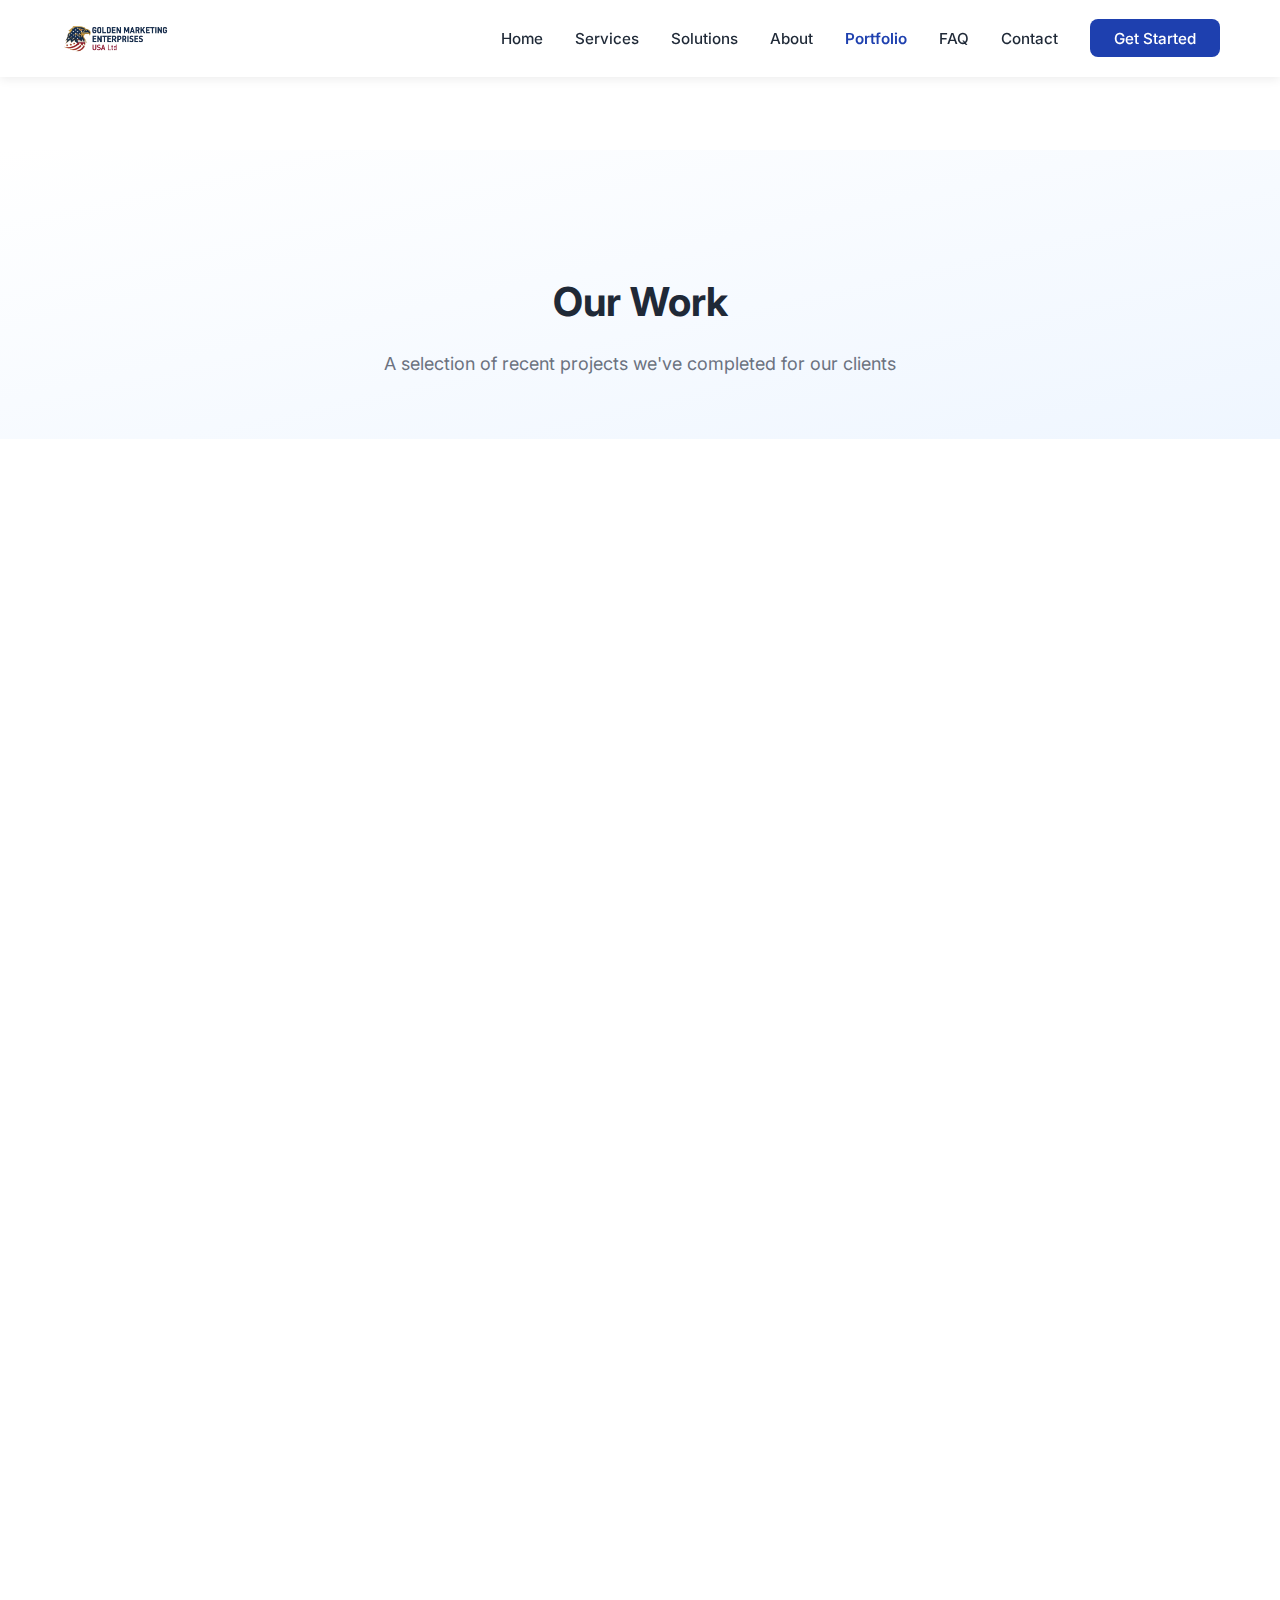
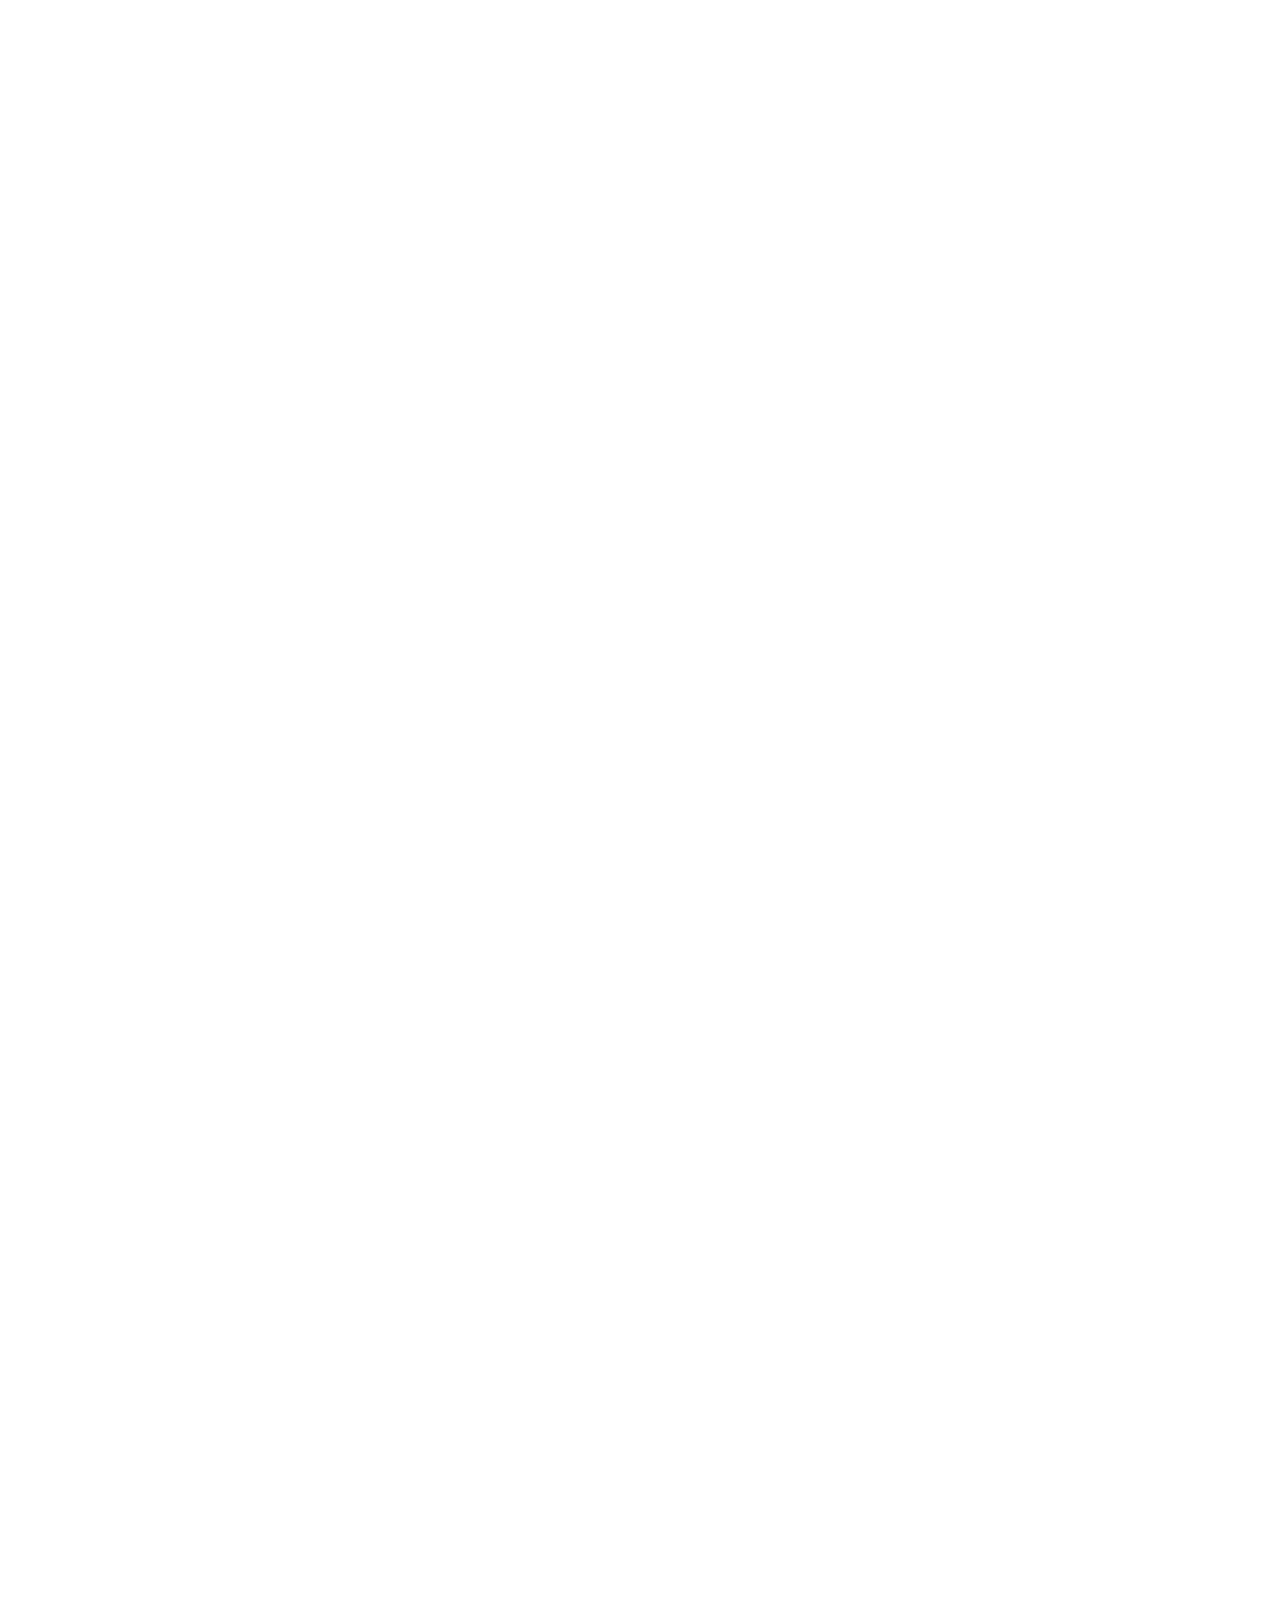
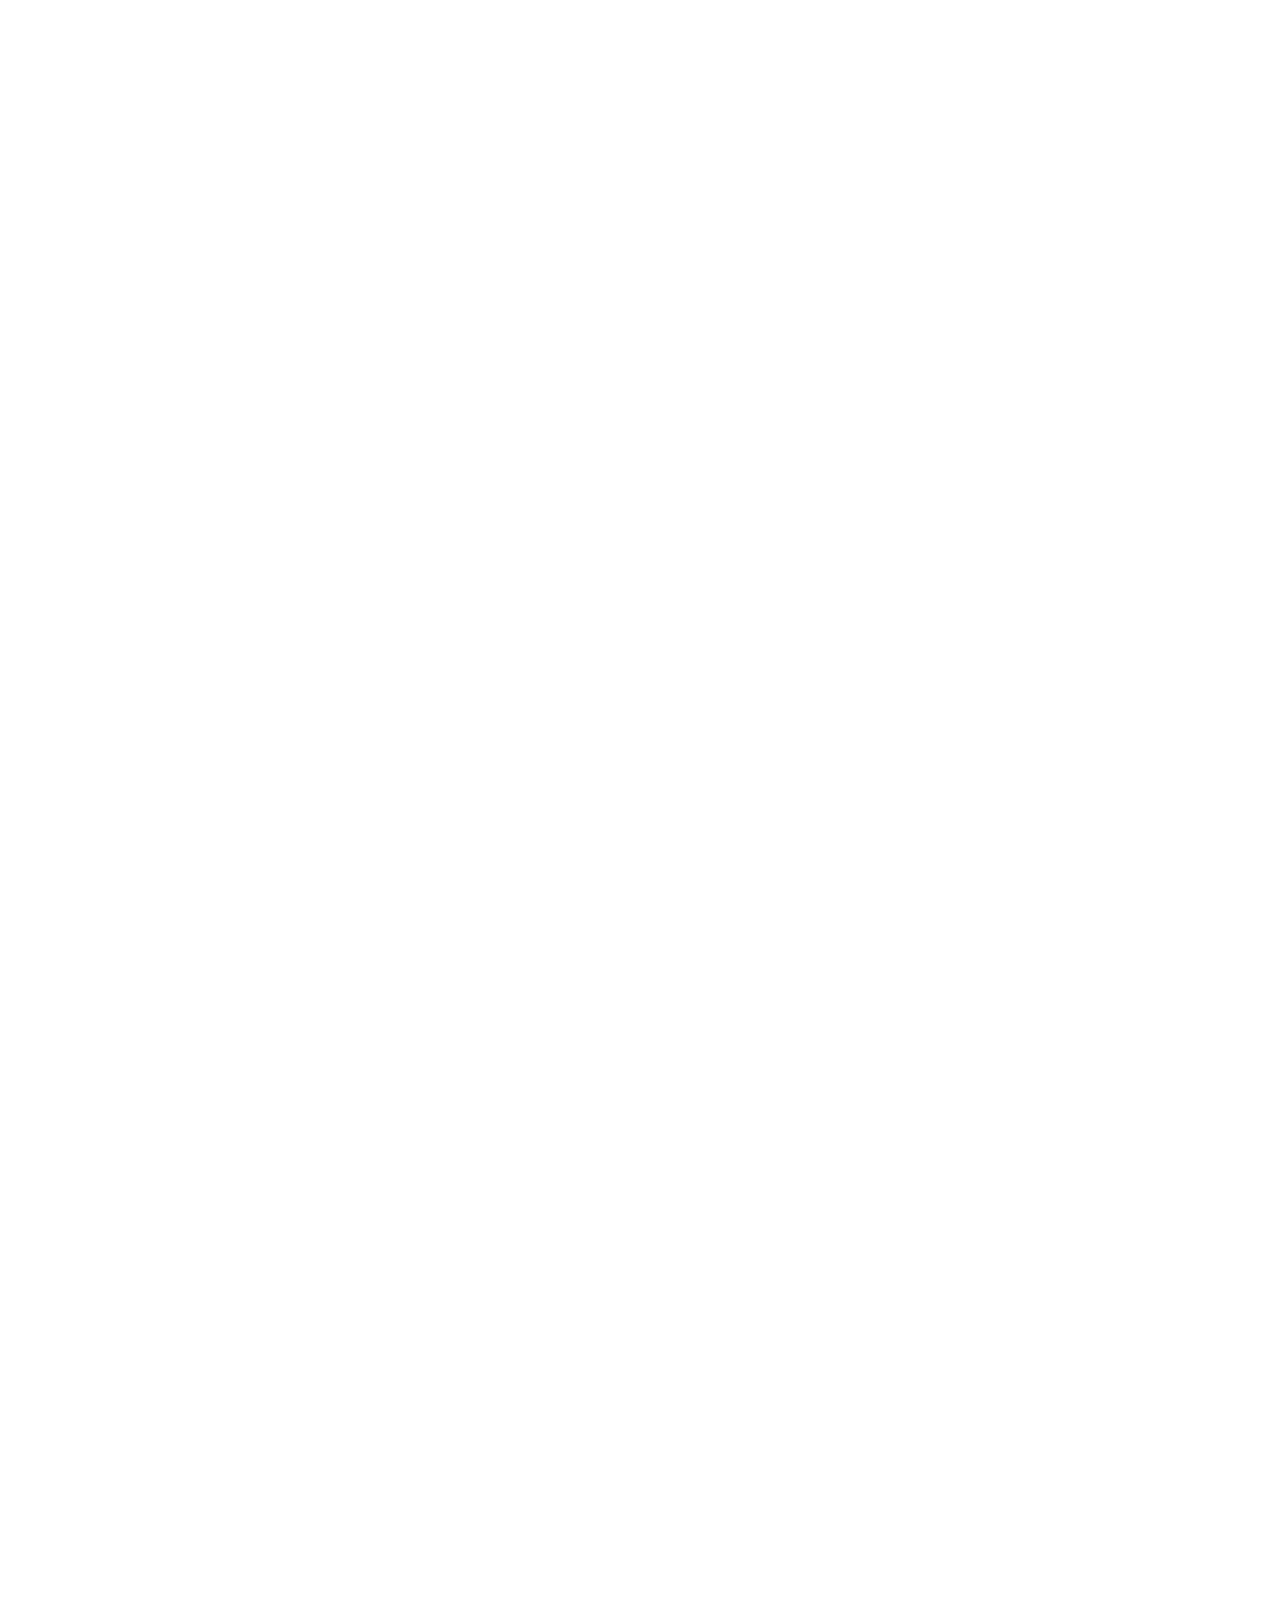
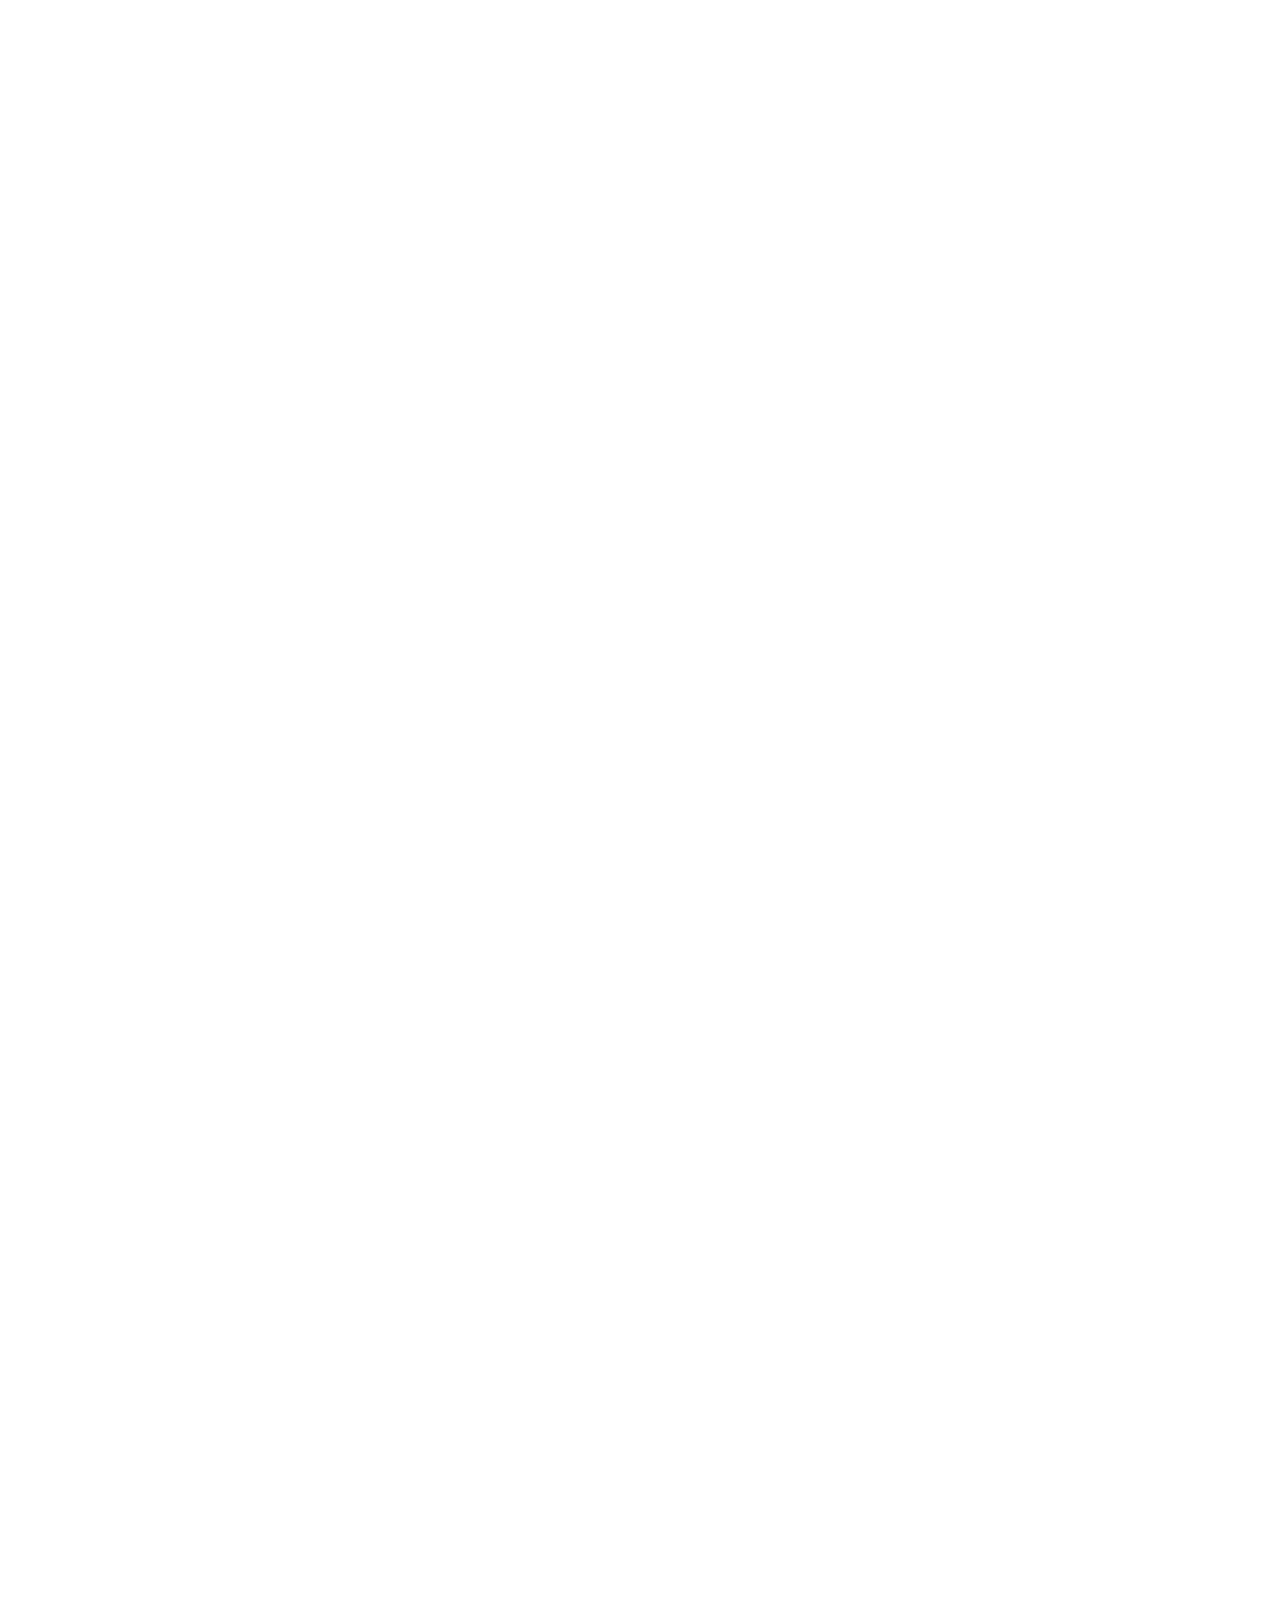
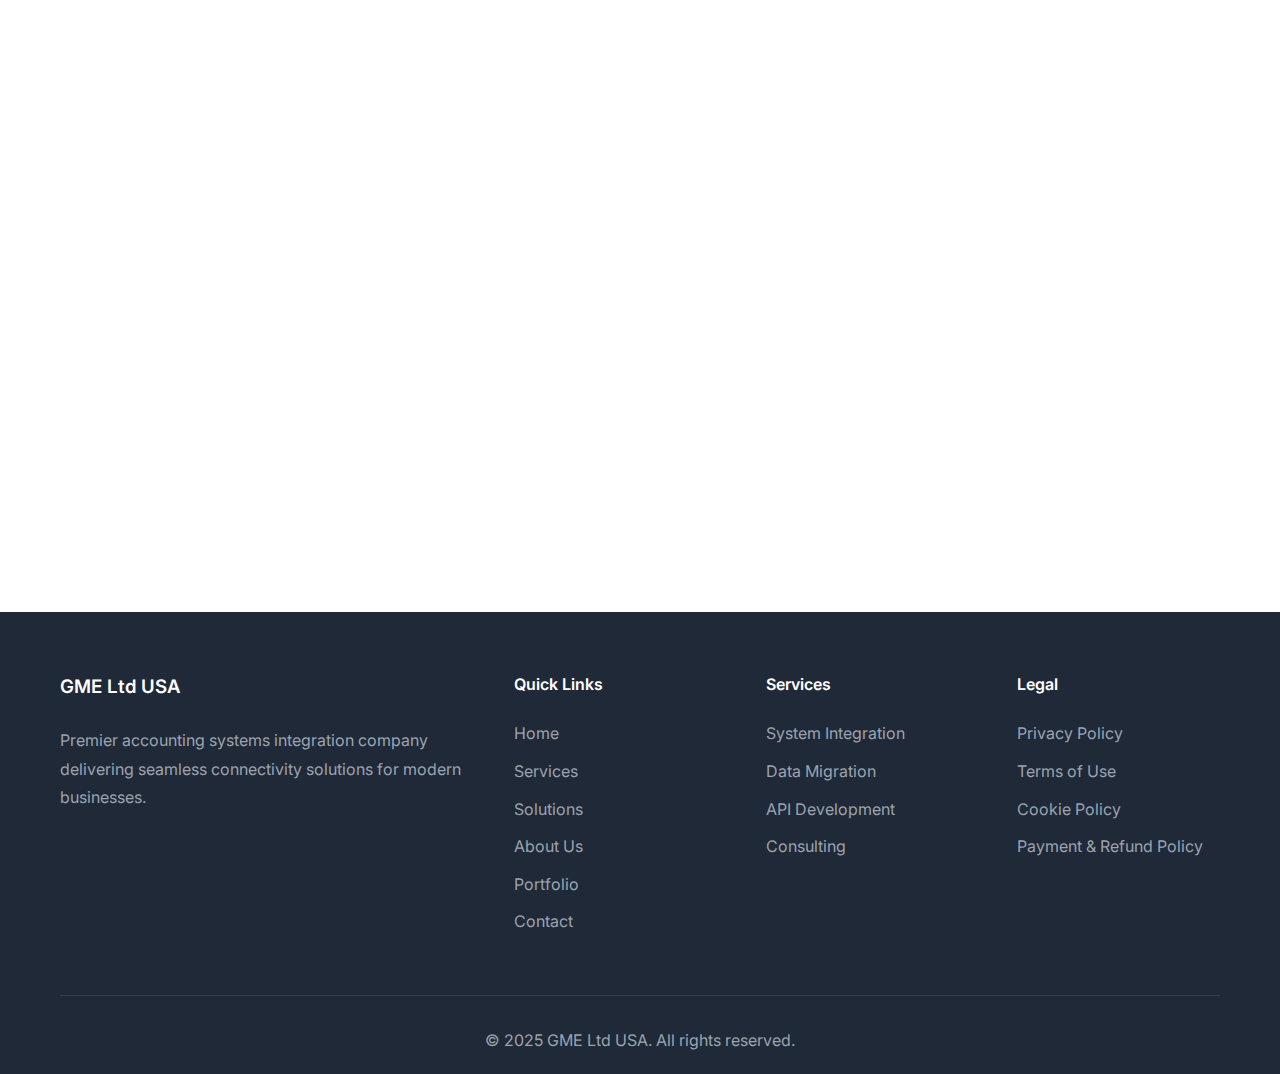
<file: portfolio.html>
<!DOCTYPE html>
<html lang="en">
<head>
    <meta charset="UTF-8">
    <meta name="viewport" content="width=device-width, initial-scale=1.0">
    <meta name="description" content="GME Ltd USA Portfolio - Recent projects and client work in accounting systems integration">
    <title>Portfolio - GME Ltd USA</title>
    <link rel="stylesheet" href="css/styles.css">
    <link rel="preconnect" href="https://fonts.googleapis.com">
    <link rel="preconnect" href="https://fonts.gstatic.com" crossorigin>
    <link href="https://fonts.googleapis.com/css2?family=Inter:wght@300;400;500;600;700&display=swap" rel="stylesheet">
</head>
<body class="light-nav">
    <!-- Navigation -->
    <nav class="navbar">
        <div class="container">
            <div class="nav-wrapper">
                <div class="logo">
                    <img src="images/logo.png" alt="Golden Marketing Enterprises USA Ltd" class="logo-image">
                </div>
                <ul class="nav-menu">
                    <li><a href="index.html" class="nav-link">Home</a></li>
                    <li><a href="services.html" class="nav-link">Services</a></li>
                    <li><a href="solutions.html" class="nav-link">Solutions</a></li>
                    <li><a href="about.html" class="nav-link">About</a></li>
                    <li><a href="portfolio.html" class="nav-link active">Portfolio</a></li>
                    <li><a href="faq.html" class="nav-link">FAQ</a></li>
                    <li><a href="contact.html" class="nav-link">Contact</a></li>
                    <li><a href="contact.html" class="nav-link cta-button">Get Started</a></li>
                </ul>
                <div class="hamburger">
                    <span></span>
                    <span></span>
                    <span></span>
                </div>
            </div>
        </div>
    </nav>

    <!-- Page Header -->
    <section class="page-header">
        <div class="container">
            <h1>Our Work</h1>
            <p>A selection of recent projects we've completed for our clients</p>
        </div>
    </section>

    <!-- Portfolio Section -->
    <section class="case-studies">
        <div class="container">
            <div class="section-header">
                <h2 class="section-title">Recent Projects</h2>
                <p class="section-subtitle">Selected work showcasing our accounting integration expertise</p>
            </div>
            <!-- Small Project 1 -->
            <div class="portfolio-card">
                <div class="portfolio-header">
                    <h3>Local Retail Store - QuickBooks Online Implementation</h3>
                    <span class="portfolio-tag">Retail</span>
                </div>
                <div class="portfolio-content">
                    <div class="portfolio-section">
                        <h4>Project Overview</h4>
                        <p>A family-owned retail store in Long Island was managing their finances using spreadsheets and paper receipts. With growing sales volume and upcoming tax season, they needed a proper accounting system. The owner had purchased QuickBooks Online but was overwhelmed with the setup process and unsure how to properly categorize their retail transactions, manage inventory, and track sales tax.</p>
                    </div>

                    <div class="portfolio-section">
                        <h4>What We Did</h4>
                        <p>Over a two-week engagement, we set up their QuickBooks Online account from scratch. We created a customized chart of accounts tailored to their retail operations, configured sales tax settings for New York State, and imported three months of historical transactions from their spreadsheets. We also set up their product catalog with basic inventory tracking and connected their bank accounts for automatic transaction feeds. Finally, we provided hands-on training sessions covering daily transaction entry, invoice creation, and how to run essential financial reports for tax preparation.</p>
                    </div>

                    <div class="portfolio-results">
                        <h4>Results</h4>
                        <ul>
                            <li>QuickBooks Online fully operational within 2 weeks</li>
                            <li>3 months of historical data successfully migrated and categorized</li>
                            <li>Owner confidently managing daily bookkeeping tasks independently</li>
                            <li>Ready for tax season with organized, accurate financial records</li>
                        </ul>
                    </div>
                </div>
            </div>

            <!-- Small Project 2 -->
            <div class="portfolio-card">
                <div class="portfolio-header">
                    <h3>HVAC Service Company - Ongoing Bookkeeping Support</h3>
                    <span class="portfolio-tag">Services</span>
                </div>
                <div class="portfolio-content">
                    <div class="portfolio-section">
                        <h4>Project Overview</h4>
                        <p>A growing HVAC repair and installation company was struggling to keep up with their bookkeeping as they scaled from 3 to 8 technicians. The owner was spending 10-15 hours per week trying to categorize expenses, reconcile multiple bank accounts and credit cards, and prepare invoices. They were falling behind on their books by 2-3 months, making it difficult to understand their true profitability and cash flow. They needed reliable, ongoing bookkeeping support so the owner could focus on running the business.</p>
                    </div>

                    <div class="portfolio-section">
                        <h4>What We Did</h4>
                        <p>We established a monthly bookkeeping routine where we handle all transaction categorization, reconcile their three bank accounts and four credit cards, and process accounts payable and receivable. Each month, we review and categorize approximately 200-300 transactions, ensuring proper job costing for their service tickets and material purchases. We also implemented a systematic process for tracking technician expenses and vehicle costs. By the 5th of each month, we deliver a complete financial package including profit and loss statements, balance sheets, and a cash flow summary with key insights.</p>
                    </div>

                    <div class="portfolio-results">
                        <h4>Results</h4>
                        <ul>
                            <li>Monthly books now closed within 5 business days of month-end</li>
                            <li>All bank accounts and credit cards reconciled with zero discrepancies</li>
                            <li>Owner saves 10-15 hours per week, redirected to business development</li>
                            <li>Timely financial reports enabling better decision-making and cash flow management</li>
                            <li>Caught up on 3 months of backlogged bookkeeping within first 6 weeks</li>
                        </ul>
                    </div>
                </div>
            </div>

            <!-- Small Project 3 -->
            <div class="portfolio-card">
                <div class="portfolio-header">
                    <h3>Restaurant - Square POS to QuickBooks Integration</h3>
                    <span class="portfolio-tag">Hospitality</span>
                </div>
                <div class="portfolio-content">
                    <div class="portfolio-section">
                        <h4>Project Overview</h4>
                        <p>A busy Italian restaurant using Square for their point-of-sale system was manually entering daily sales totals into QuickBooks Desktop each night. This process was taking the manager 30-45 minutes daily and was prone to errors, particularly when handling cash, credit card, and gift card transactions. They also struggled with properly tracking sales tax and tip income. With 50-80 transactions per day across lunch and dinner service, they needed an automated solution to eliminate manual entry and improve accuracy of their financial records.</p>
                    </div>

                    <div class="portfolio-section">
                        <h4>What We Did</h4>
                        <p>We implemented an integration between their Square POS and QuickBooks Desktop using a third-party connector tool. We configured the integration to automatically sync daily sales summaries, breaking down revenue by category (food, beverages, retail items), payment type (cash, credit, gift cards), and properly separating sales tax and tips. We set up automatic daily imports at 2 AM, ensuring all previous day's transactions were ready for review each morning. We also created custom reports in QuickBooks to match their existing reporting needs and trained their manager on reviewing the imported data and handling any exceptions.</p>
                    </div>

                    <div class="portfolio-results">
                        <h4>Results</h4>
                        <ul>
                            <li>Eliminated 30-45 minutes of daily manual data entry (saving 10-15 hours monthly)</li>
                            <li>100% accuracy in sales recording with automatic categorization</li>
                            <li>Proper tracking of payment types, sales tax, and tip income for compliance</li>
                            <li>Real-time visibility into daily sales performance by category</li>
                            <li>Manager now spends 5 minutes daily reviewing automated imports vs. manual entry</li>
                        </ul>
                    </div>
                </div>
            </div>

            <!-- Small Project 4 -->
            <div class="portfolio-card">
                <div class="portfolio-header">
                    <h3>IT Consulting Firm - Invoicing & Payment Automation</h3>
                    <span class="portfolio-tag">Professional Services</span>
                </div>
                <div class="portfolio-content">
                    <div class="portfolio-section">
                        <h4>Project Overview</h4>
                        <p>A small IT consulting firm with 4 consultants was creating invoices manually in Word and tracking payments in a spreadsheet. Their average collection time was 45-60 days due to inconsistent follow-up on overdue invoices. They were also losing time creating recurring monthly invoices for their managed services clients. The owner wanted to professionalize their billing process, reduce collection time, and make it easier for clients to pay them. With 15-20 invoices per month ranging from $500 to $5,000, they needed a better system.</p>
                    </div>

                    <div class="portfolio-section">
                        <h4>What We Did</h4>
                        <p>We set up QuickBooks Online and created professional invoice templates matching their branding. For their 8 managed services clients, we configured recurring monthly invoices that automatically generate and email on the 1st of each month. We enabled online payment processing through QuickBooks Payments, allowing clients to pay by ACH or credit card directly from the invoice. We also configured automatic payment reminder emails to send at 7, 14, and 21 days past due. Finally, we created a simple dashboard report so they could see all outstanding invoices and their aging at a glance, and provided training on the new invoicing workflow.</p>
                    </div>

                    <div class="portfolio-results">
                        <h4>Results</h4>
                        <ul>
                            <li>Average collection time reduced from 45-60 days to 28 days</li>
                            <li>40% of clients now pay online, eliminating check processing delays</li>
                            <li>Recurring invoices save 2-3 hours monthly on manual invoice creation</li>
                            <li>Automatic reminders improved collections without manual follow-up</li>
                            <li>Professional, branded invoices improved company image with clients</li>
                        </ul>
                    </div>
                </div>
            </div>

            <!-- Small Project 5 -->
            <div class="portfolio-card">
                <div class="portfolio-header">
                    <h3>E-commerce Business - Multi-Channel Sales Integration</h3>
                    <span class="portfolio-tag">E-commerce</span>
                </div>
                <div class="portfolio-content">
                    <div class="portfolio-section">
                        <h4>Project Overview</h4>
                        <p>An online seller of home décor products was selling through both their Shopify website and Amazon, processing 100-150 orders monthly across both platforms. They were manually downloading sales reports from each platform and trying to piece together their overall financial picture in spreadsheets. This process was taking 4-6 hours per week, and they were struggling to accurately track inventory, calculate true profitability after marketplace fees, and understand which channel was performing better. With plans to expand to Etsy and eBay, they knew their manual process wouldn't scale.</p>
                    </div>

                    <div class="portfolio-section">
                        <h4>What We Did</h4>
                        <p>We implemented A2X for Amazon and set up Shopify's native QuickBooks Online integration to automatically sync all sales, fees, and payouts from both platforms. Each platform's daily sales are imported as summary journal entries, properly accounting for gross sales, marketplace fees, shipping revenue, sales tax, and net payouts. We configured the integration to handle returns and refunds automatically. We also set up class tracking in QuickBooks to separate revenue and expenses by sales channel, enabling accurate profitability analysis. Additionally, we connected their inventory management to track stock levels across both platforms and created monthly P&L reports by channel.</p>
                    </div>

                    <div class="portfolio-results">
                        <h4>Results</h4>
                        <ul>
                            <li>Eliminated 4-6 hours of weekly manual data entry and reconciliation</li>
                            <li>Accurate, automated tracking of all sales, fees, and payouts from both platforms</li>
                            <li>Clear visibility into profitability by sales channel for better decision-making</li>
                            <li>Proper sales tax tracking and reporting for multi-state compliance</li>
                            <li>Scalable system ready for expansion to additional marketplaces</li>
                            <li>Discovered Amazon was 15% more profitable than Shopify after accounting for all fees</li>
                        </ul>
                    </div>
                </div>
            </div>

            <!-- Small Project 6 -->
            <div class="portfolio-card">
                <div class="portfolio-header">
                    <h3>Youth Services Non-Profit - Grant Fund Accounting Setup</h3>
                    <span class="portfolio-tag">Non-Profit</span>
                </div>
                <div class="portfolio-content">
                    <div class="portfolio-section">
                        <h4>Project Overview</h4>
                        <p>A local youth services non-profit with an annual budget of $350,000 had recently received three new grants, each with specific restrictions on how funds could be used. Their existing QuickBooks setup didn't properly separate restricted and unrestricted funds, making grant reporting difficult and time-consuming. Their executive director was spending hours manually tracking grant expenses in spreadsheets to prepare quarterly reports for each funder. With an upcoming audit and growing concern about compliance, they needed proper fund accounting to track each grant separately while maintaining overall organizational financial statements.</p>
                    </div>

                    <div class="portfolio-section">
                        <h4>What We Did</h4>
                        <p>We restructured their QuickBooks Online to implement proper fund accounting using classes to track five different funds: unrestricted operations, and four restricted grant funds. We set up their chart of accounts to align with non-profit accounting standards and created a new coding system for categorizing expenses to specific grants. We also migrated their current year transactions into the new structure, properly allocating six months of existing grant expenses. We created custom reports showing fund balances, expenses by fund, and grant-specific spending that matched each funder's reporting requirements. Finally, we trained their bookkeeper and executive director on the new system and provided documentation for ongoing grant tracking.</p>
                    </div>

                    <div class="portfolio-results">
                        <h4>Results</h4>
                        <ul>
                            <li>Proper fund accounting structure meeting non-profit accounting standards</li>
                            <li>Clear separation of restricted and unrestricted funds for compliance</li>
                            <li>Grant reporting time reduced from 6-8 hours to under 2 hours per report</li>
                            <li>Ready for annual audit with properly documented fund accounting</li>
                            <li>Custom reports providing instant visibility into each grant's budget vs. actual spending</li>
                            <li>Identified $12,000 in grant funds at risk of expiring, allowing timely reallocation</li>
                        </ul>
                    </div>
                </div>
            </div>
        </div>
    </section>

    <!-- CTA Section -->
    <section class="cta-section">
        <div class="container">
            <h2>Ready to Start Your Project?</h2>
            <p>Let's discuss how we can help streamline your accounting processes</p>
            <a href="contact.html" class="btn">Contact Us</a>
        </div>
    </section>

    <!-- Footer -->
    <footer class="footer">
        <div class="container">
            <div class="footer-content">
                <div class="footer-section">
                    <h3>GME Ltd USA</h3>
                    <p>Premier accounting systems integration company delivering seamless connectivity solutions for modern businesses.</p>
                </div>
                <div class="footer-section">
                    <h4>Quick Links</h4>
                    <ul>
                        <li><a href="index.html">Home</a></li>
                        <li><a href="services.html">Services</a></li>
                        <li><a href="solutions.html">Solutions</a></li>
                        <li><a href="about.html">About Us</a></li>
                        <li><a href="portfolio.html">Portfolio</a></li>
                        <li><a href="contact.html">Contact</a></li>
                    </ul>
                </div>
                <div class="footer-section">
                    <h4>Services</h4>
                    <ul>
                        <li><a href="services.html">System Integration</a></li>
                        <li><a href="services.html">Data Migration</a></li>
                        <li><a href="services.html">API Development</a></li>
                        <li><a href="services.html">Consulting</a></li>
                    </ul>
                </div>
                <div class="footer-section">
                    <h4>Legal</h4>
                    <ul>
                        <li><a href="privacy-policy.html">Privacy Policy</a></li>
                        <li><a href="terms-of-use.html">Terms of Use</a></li>
                        <li><a href="cookie-policy.html">Cookie Policy</a></li>
                        <li><a href="payment-policy.html">Payment & Refund Policy</a></li>
                    </ul>
                </div>
            </div>
            <div class="footer-bottom">
                <p>&copy; 2025 GME Ltd USA. All rights reserved.</p>
            </div>
        </div>
    </footer>

    <script src="js/main.js"></script>
</body>
</html>
</file>
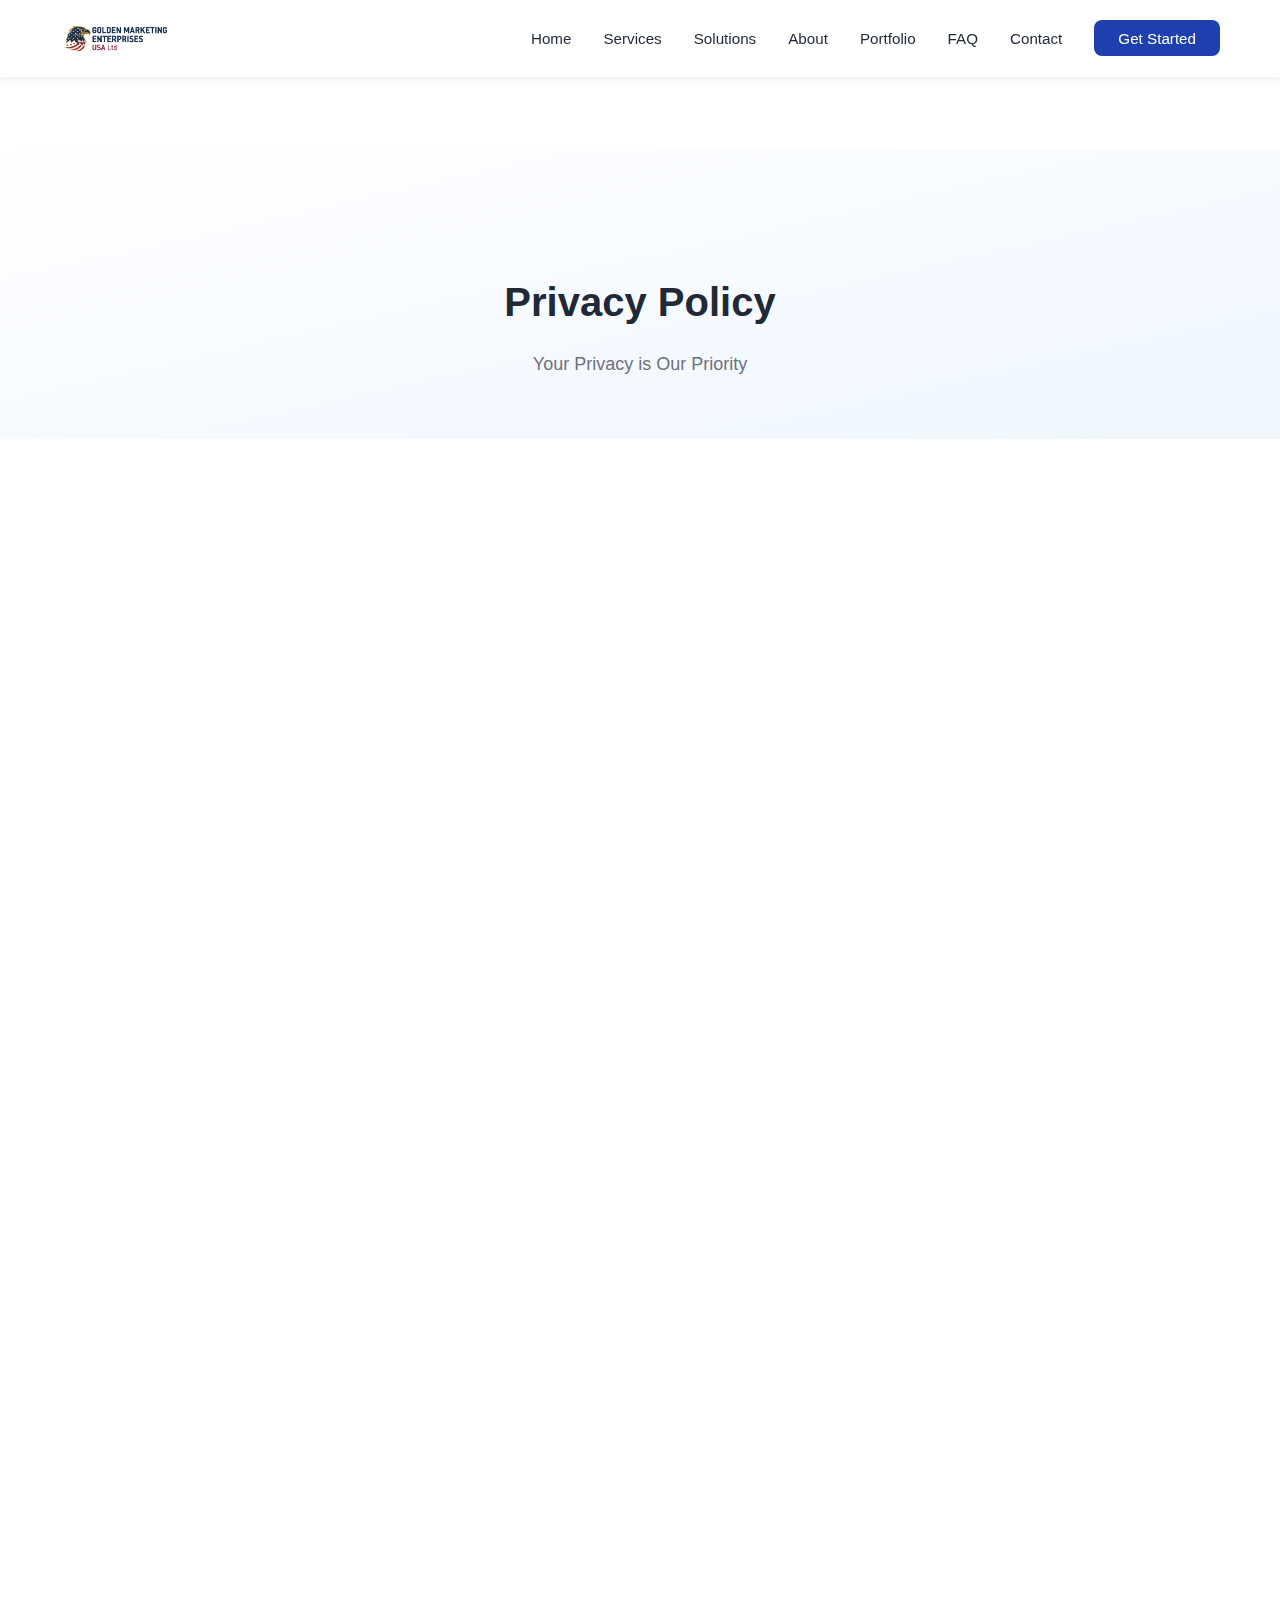
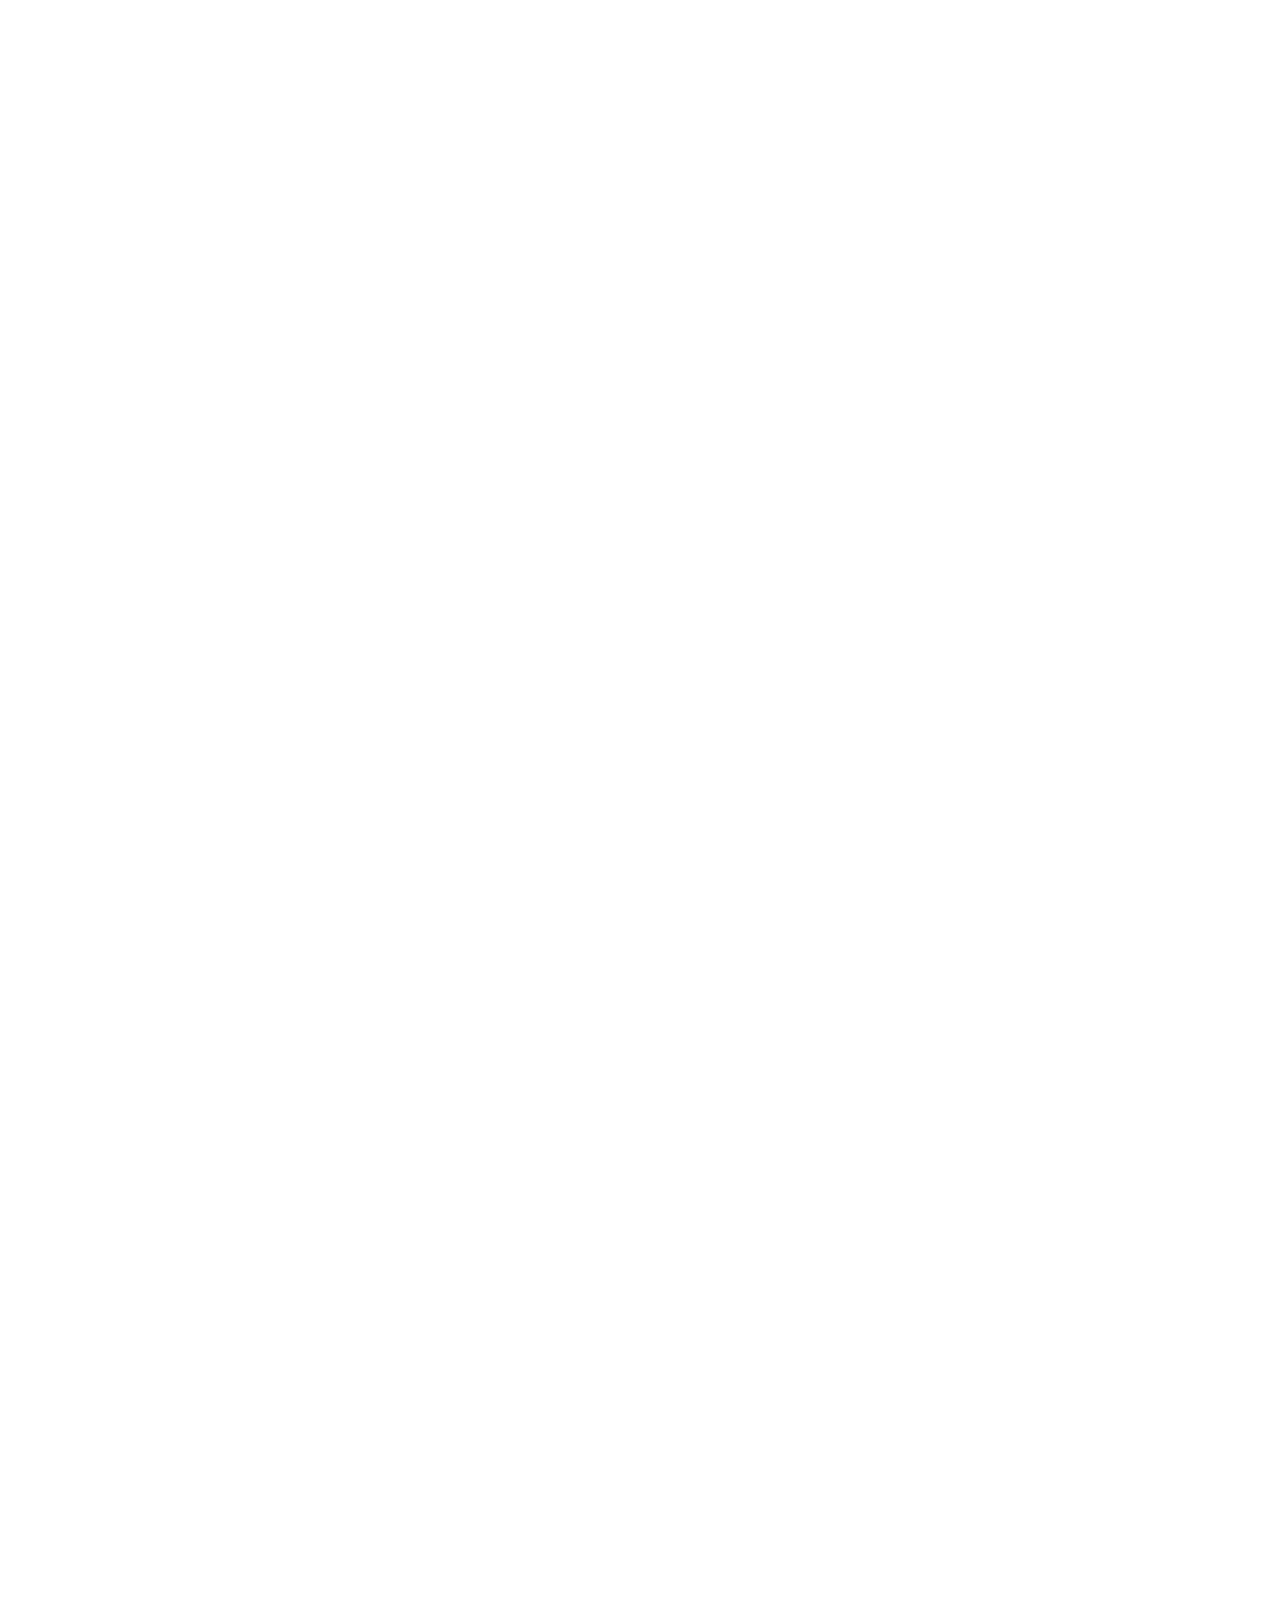
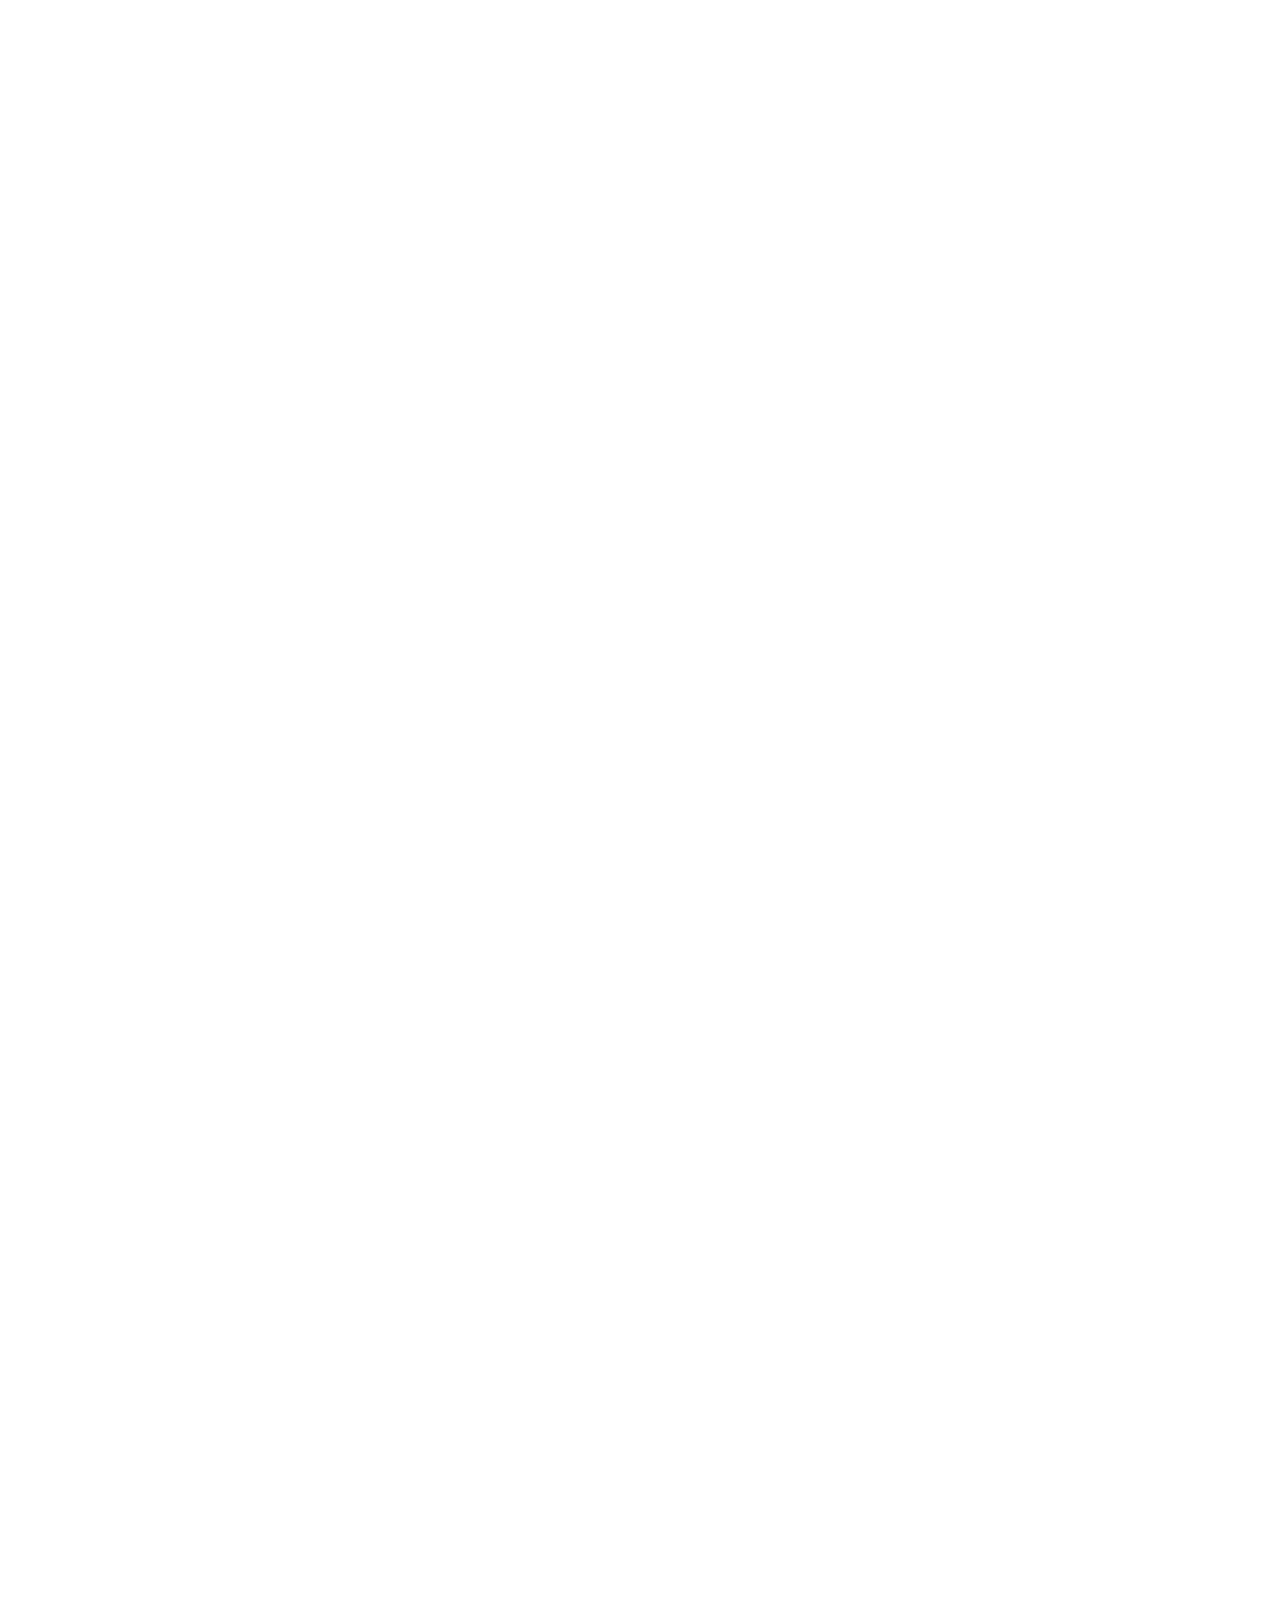
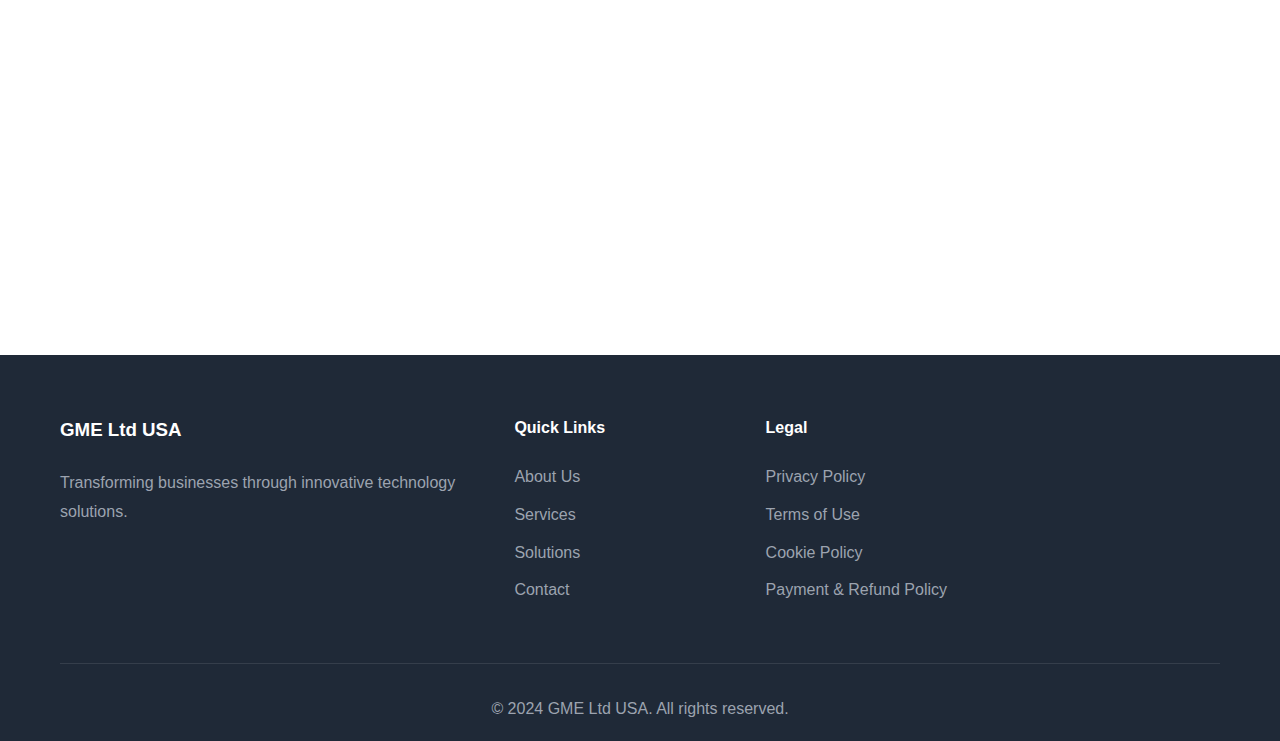
<file: privacy-policy.html>
<!DOCTYPE html>
<html lang="en">
<head>
    <meta charset="UTF-8">
    <meta name="viewport" content="width=device-width, initial-scale=1.0">
    <title>Privacy Policy - GME Ltd USA</title>
    <link rel="stylesheet" href="css/styles.css">
    <link rel="stylesheet" href="https://cdnjs.cloudflare.com/ajax/libs/font-awesome/6.0.0/css/all.min.css">
</head>
<body class="light-nav">
    <nav class="navbar">
        <div class="container">
            <div class="nav-wrapper">
                <div class="logo">
                    <img src="images/logo.png" alt="Golden Marketing Enterprises USA Ltd" class="logo-image">
                </div>
                <ul class="nav-menu">
                    <li><a href="index.html" class="nav-link">Home</a></li>
                    <li><a href="services.html" class="nav-link">Services</a></li>
                    <li><a href="solutions.html" class="nav-link">Solutions</a></li>
                    <li><a href="about.html" class="nav-link">About</a></li>
                    <li><a href="portfolio.html" class="nav-link">Portfolio</a></li>
                    <li><a href="faq.html" class="nav-link">FAQ</a></li>
                    <li><a href="contact.html" class="nav-link">Contact</a></li>
                    <li><a href="contact.html" class="nav-link cta-button">Get Started</a></li>
                </ul>
                <div class="hamburger">
                    <span></span>
                    <span></span>
                    <span></span>
                </div>
            </div>
        </div>
    </nav>

    <main>
        <section class="page-header">
            <div class="container">
                <h1>Privacy Policy</h1>
                <p class="subtitle">Your Privacy is Our Priority</p>
            </div>
        </section>

        <section class="policy-content">
            <div class="container">
                <div class="policy-date">
                    <p><strong>Effective Date:</strong> January 1, 2024</p>
                    <p><strong>Last Updated:</strong> January 1, 2024</p>
                </div>

                <div class="policy-section">
                    <h2>1. Introduction</h2>
                    <p>GME Ltd USA ("we," "our," or "us") is committed to protecting your privacy. This Privacy Policy explains how we collect, use, disclose, and safeguard your information when you visit our website or use our services.</p>
                    <p>By accessing or using our services, you agree to this Privacy Policy. If you do not agree with the terms of this Privacy Policy, please do not access our services.</p>
                </div>

                <div class="policy-section">
                    <h2>2. Information We Collect</h2>
                    <h3>2.1 Personal Information</h3>
                    <p>We may collect personal information that you provide directly to us, including:</p>
                    <ul>
                        <li>Name and contact information (email address, phone number, mailing address)</li>
                        <li>Company name and job title</li>
                        <li>Payment and billing information</li>
                        <li>Account credentials</li>
                        <li>Communications you send to us</li>
                        <li>Any other information you choose to provide</li>
                    </ul>

                    <h3>2.2 Automatically Collected Information</h3>
                    <p>When you visit our website, we automatically collect certain information about your device, including:</p>
                    <ul>
                        <li>IP address</li>
                        <li>Browser type and version</li>
                        <li>Operating system</li>
                        <li>Pages visited and time spent on pages</li>
                        <li>Referring website addresses</li>
                        <li>Device identifiers</li>
                        <li>Location information (if permitted)</li>
                    </ul>

                    <h3>2.3 Cookies and Tracking Technologies</h3>
                    <p>We use cookies and similar tracking technologies to track activity on our website and store certain information. For more details, please refer to our <a href="cookie-policy.html">Cookie Policy</a>.</p>
                </div>

                <div class="policy-section">
                    <h2>3. How We Use Your Information</h2>
                    <p>We use the information we collect for various purposes, including:</p>
                    <ul>
                        <li>Providing, maintaining, and improving our services</li>
                        <li>Processing transactions and sending related information</li>
                        <li>Responding to comments, questions, and requests</li>
                        <li>Sending you technical notices, updates, security alerts, and support messages</li>
                        <li>Communicating with you about products, services, offers, and events</li>
                        <li>Monitoring and analyzing trends, usage, and activities</li>
                        <li>Detecting, preventing, and addressing technical issues</li>
                        <li>Protecting against fraudulent, illegal, or harmful actions</li>
                        <li>Complying with legal obligations</li>
                    </ul>
                </div>

                <div class="policy-section">
                    <h2>4. How We Share Your Information</h2>
                    <p>We may share your information in the following circumstances:</p>
                    <ul>
                        <li><strong>Service Providers:</strong> With third-party vendors who perform services on our behalf</li>
                        <li><strong>Business Transfers:</strong> In connection with mergers, acquisitions, or asset sales</li>
                        <li><strong>Legal Requirements:</strong> When required by law or to protect our rights</li>
                        <li><strong>Consent:</strong> With your consent or at your direction</li>
                        <li><strong>Aggregated Information:</strong> We may share aggregated or de-identified information that cannot reasonably be used to identify you</li>
                    </ul>
                </div>

                <div class="policy-section">
                    <h2>5. Data Security</h2>
                    <p>We implement appropriate technical and organizational security measures to protect your personal information against unauthorized access, alteration, disclosure, or destruction. These measures include:</p>
                    <ul>
                        <li>Encryption of data in transit and at rest</li>
                        <li>Regular security assessments and audits</li>
                        <li>Access controls and authentication procedures</li>
                        <li>Employee training on data protection</li>
                        <li>Incident response procedures</li>
                    </ul>
                    <p>However, no method of transmission over the Internet or electronic storage is 100% secure, and we cannot guarantee absolute security.</p>
                </div>

                <div class="policy-section">
                    <h2>6. Data Retention</h2>
                    <p>We retain personal information for as long as necessary to fulfill the purposes outlined in this Privacy Policy, unless a longer retention period is required or permitted by law. The criteria we use to determine retention periods include:</p>
                    <ul>
                        <li>The duration of our ongoing relationship with you</li>
                        <li>Legal obligations requiring us to retain data</li>
                        <li>Whether retention is advisable in light of our legal position</li>
                    </ul>
                </div>

                <div class="policy-section">
                    <h2>7. Your Rights and Choices</h2>
                    <p>Depending on your location, you may have certain rights regarding your personal information:</p>
                    <ul>
                        <li><strong>Access:</strong> Request access to your personal information</li>
                        <li><strong>Correction:</strong> Request correction of inaccurate information</li>
                        <li><strong>Deletion:</strong> Request deletion of your personal information</li>
                        <li><strong>Portability:</strong> Request a copy of your information in a structured format</li>
                        <li><strong>Objection:</strong> Object to certain processing of your information</li>
                        <li><strong>Restriction:</strong> Request restriction of processing your information</li>
                        <li><strong>Withdraw Consent:</strong> Withdraw consent where we rely on it for processing</li>
                    </ul>
                    <p>To exercise these rights, please contact us using the information provided below.</p>
                </div>

                <div class="policy-section">
                    <h2>8. California Privacy Rights</h2>
                    <p>If you are a California resident, you have additional rights under the California Consumer Privacy Act (CCPA), including:</p>
                    <ul>
                        <li>The right to know what personal information we collect, use, and disclose</li>
                        <li>The right to request deletion of your personal information</li>
                        <li>The right to opt-out of the sale of personal information (we do not sell personal information)</li>
                        <li>The right to non-discrimination for exercising your privacy rights</li>
                    </ul>
                </div>

                <div class="policy-section">
                    <h2>9. International Data Transfers</h2>
                    <p>Your information may be transferred to and maintained on servers located outside of your state, province, country, or other governmental jurisdiction where data protection laws may differ. We ensure appropriate safeguards are in place for such transfers.</p>
                </div>

                <div class="policy-section">
                    <h2>10. Children's Privacy</h2>
                    <p>Our services are not directed to individuals under the age of 16. We do not knowingly collect personal information from children under 16. If we become aware that we have collected personal information from a child under 16, we will take steps to delete such information.</p>
                </div>

                <div class="policy-section">
                    <h2>11. Third-Party Links</h2>
                    <p>Our website may contain links to third-party websites. We are not responsible for the privacy practices of these third parties. We encourage you to review their privacy policies before providing any personal information.</p>
                </div>

                <div class="policy-section">
                    <h2>12. Updates to This Policy</h2>
                    <p>We may update this Privacy Policy from time to time. We will notify you of any changes by posting the new Privacy Policy on this page and updating the "Last Updated" date. We encourage you to review this Privacy Policy periodically.</p>
                </div>

                <div class="policy-section">
                    <h2>13. Contact Us</h2>
                    <p>If you have any questions about this Privacy Policy or our privacy practices, please contact us at:</p>
                    <div class="contact-info">
                        <p><strong>GME Ltd USA</strong></p>
                        <p>Email: support@gmeltdus.com</p>
                        <p>Phone: +1 (201) 554-1283</p>
                        <p>Address: 543 Newbridge Road, East Meadow, NY 11554, USA</p>
                    </div>
                </div>
            </div>
        </section>
    </main>

    <footer class="footer">
        <div class="container">
            <div class="footer-content">
                <div class="footer-section">
                    <h3>GME Ltd USA</h3>
                    <p>Transforming businesses through innovative technology solutions.</p>
                </div>
                <div class="footer-section">
                    <h4>Quick Links</h4>
                    <ul>
                        <li><a href="about.html">About Us</a></li>
                        <li><a href="services.html">Services</a></li>
                        <li><a href="solutions.html">Solutions</a></li>
                        <li><a href="index.html#contact">Contact</a></li>
                    </ul>
                </div>
                <div class="footer-section">
                    <h4>Legal</h4>
                    <ul>
                        <li><a href="privacy-policy.html">Privacy Policy</a></li>
                        <li><a href="terms-of-use.html">Terms of Use</a></li>
                        <li><a href="cookie-policy.html">Cookie Policy</a></li>
                        <li><a href="payment-policy.html">Payment & Refund Policy</a></li>
                    </ul>
                </div>
                <div class="footer-section">
                </div>
            </div>
            <div class="footer-bottom">
                <p>&copy; 2024 GME Ltd USA. All rights reserved.</p>
            </div>
        </div>
    </footer>

    <script src="js/main.js"></script>
</body>
</html>
</file>
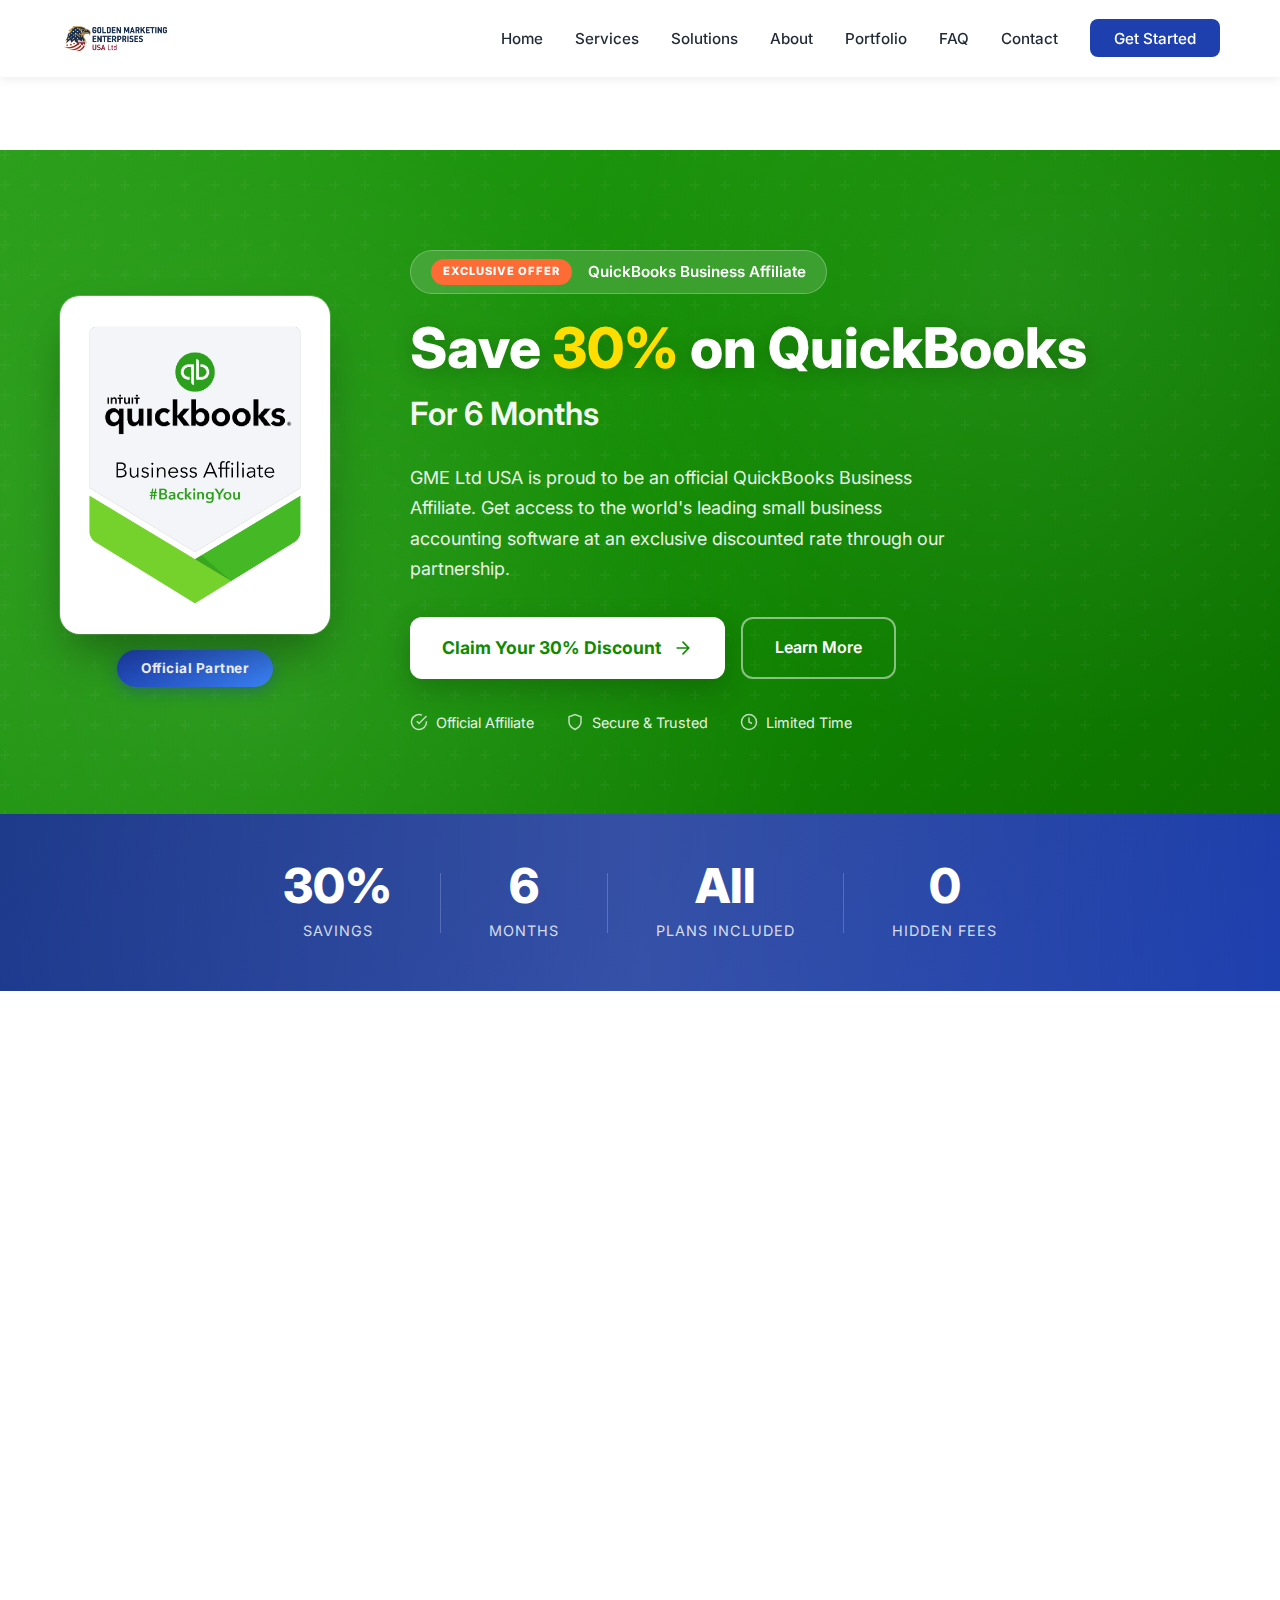
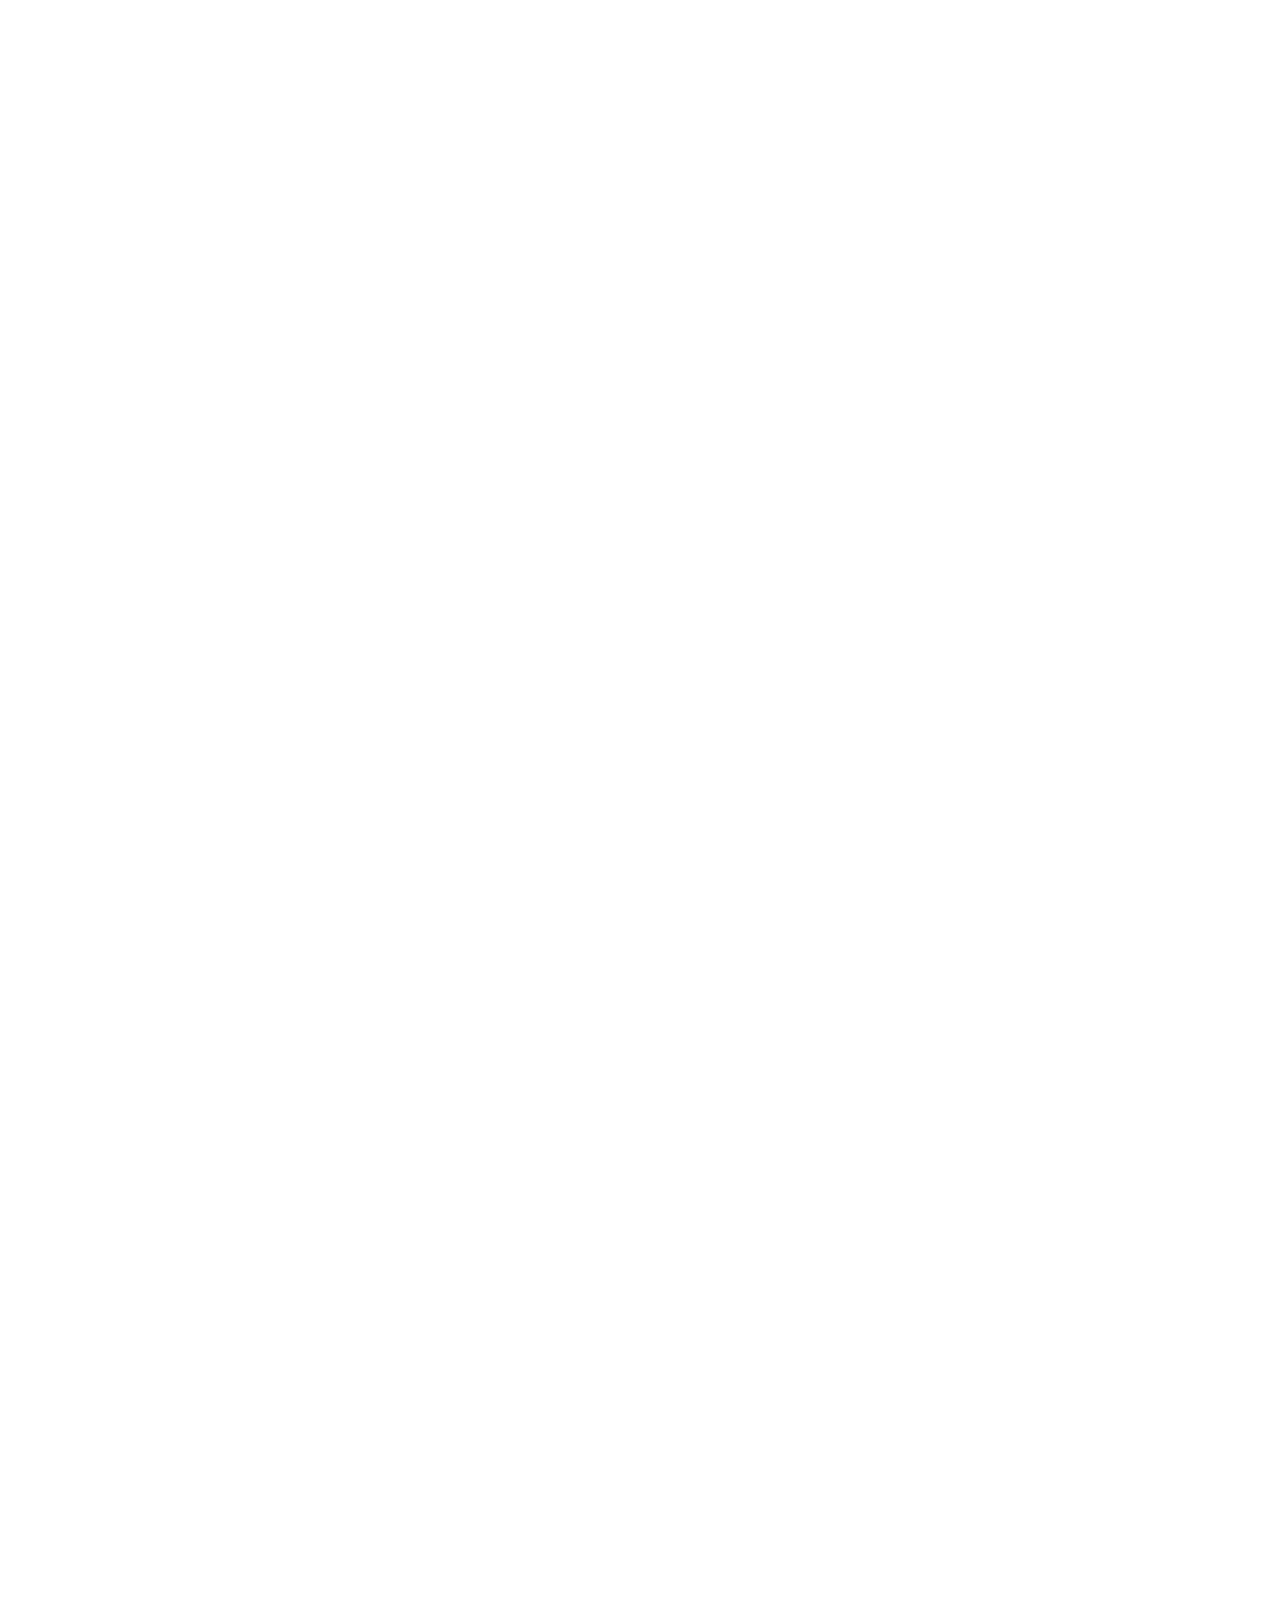
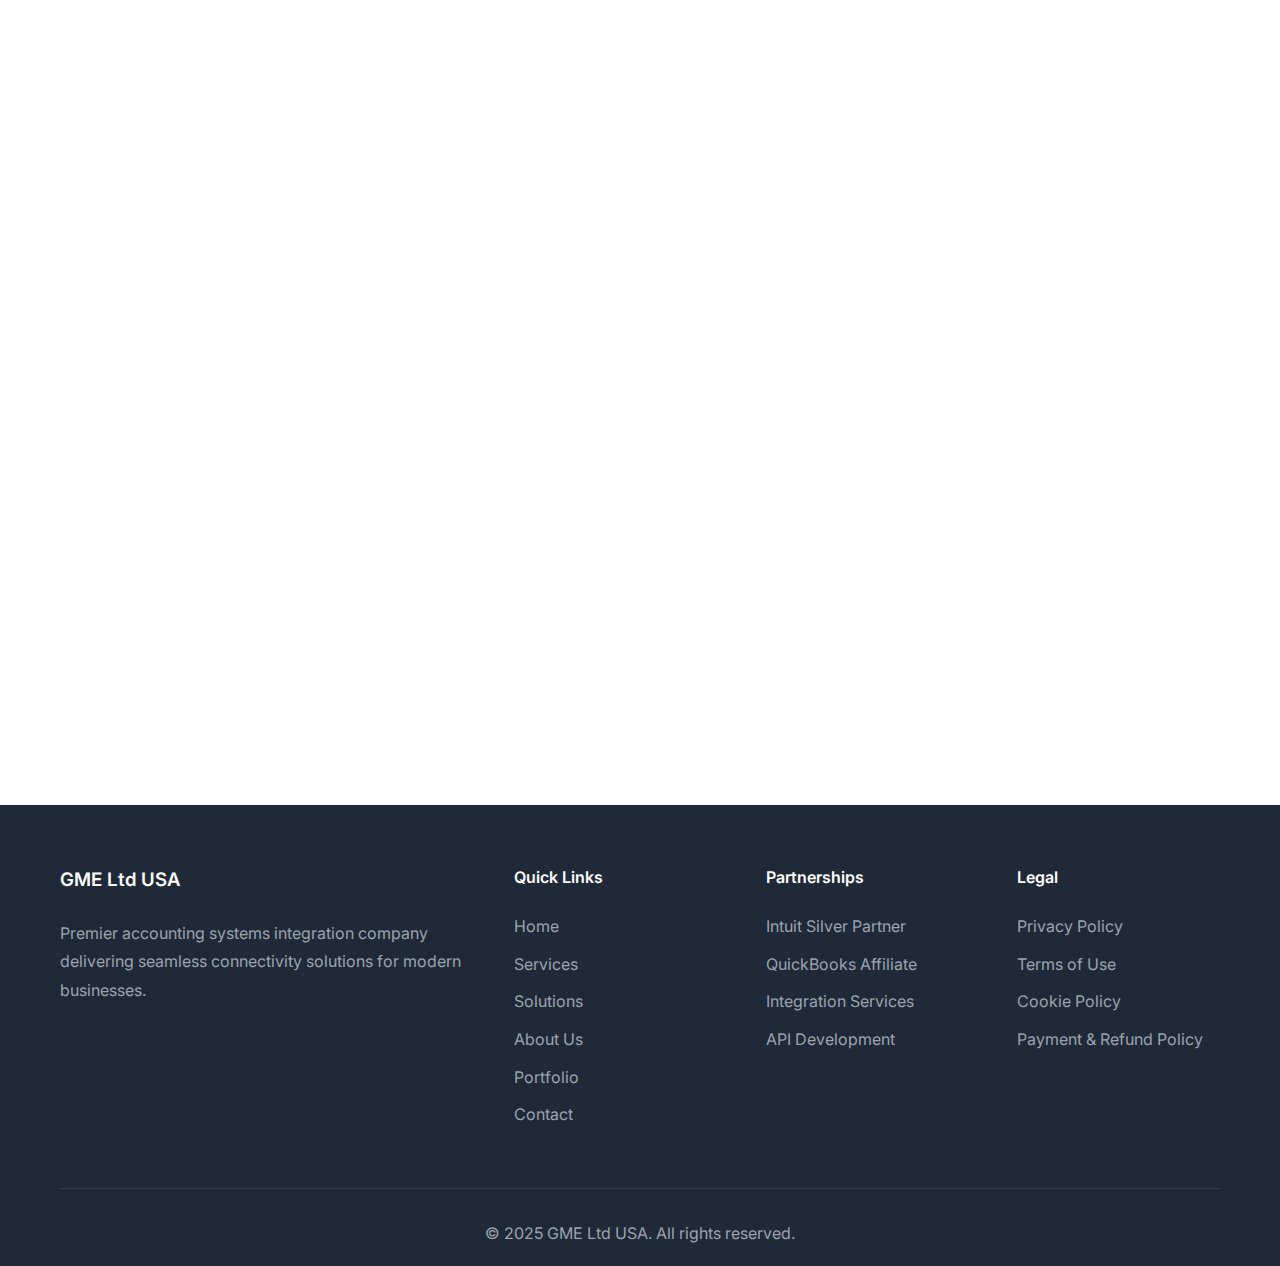
<file: quickbooks-affiliate.html>
<!DOCTYPE html>
<html lang="en">
<head>
    <meta charset="UTF-8">
    <meta name="viewport" content="width=device-width, initial-scale=1.0">
    <meta name="description" content="Save 30% on QuickBooks for 6 months through GME Ltd USA - Official QuickBooks Business Affiliate. Get the best accounting software at an exclusive discount.">
    <title>QuickBooks Exclusive Offer - Save 30% | GME Ltd USA</title>
    <link rel="stylesheet" href="css/styles.css">
    <link rel="preconnect" href="https://fonts.googleapis.com">
    <link rel="preconnect" href="https://fonts.gstatic.com" crossorigin>
    <link href="https://fonts.googleapis.com/css2?family=Inter:wght@300;400;500;600;700;800&display=swap" rel="stylesheet">
</head>
<body>
    <!-- Navigation -->
    <nav class="navbar">
        <div class="container">
            <div class="nav-wrapper">
                <div class="logo">
                    <img src="images/logo.png" alt="Golden Marketing Enterprises USA Ltd" class="logo-image">
                </div>
                <ul class="nav-menu">
                    <li><a href="index.html" class="nav-link">Home</a></li>
                    <li><a href="services.html" class="nav-link">Services</a></li>
                    <li><a href="solutions.html" class="nav-link">Solutions</a></li>
                    <li><a href="about.html" class="nav-link">About</a></li>
                    <li><a href="portfolio.html" class="nav-link">Portfolio</a></li>
                    <li><a href="faq.html" class="nav-link">FAQ</a></li>
                    <li><a href="contact.html" class="nav-link">Contact</a></li>
                    <li><a href="contact.html" class="nav-link cta-button">Get Started</a></li>
                </ul>
                <div class="hamburger">
                    <span></span>
                    <span></span>
                    <span></span>
                </div>
            </div>
        </div>
    </nav>

    <!-- Hero Section with Badge -->
    <section class="qb-affiliate-hero">
        <div class="qb-hero-bg-pattern"></div>
        <div class="container">
            <div class="qb-hero-content">
                <div class="qb-badge-showcase">
                    <div class="qb-badge-glow"></div>
                    <div class="qb-badge-container">
                        <img src="images/QB_Business_Affiliate_Badge.png" alt="QuickBooks Business Affiliate Badge" class="qb-badge-img">
                    </div>
                    <div class="qb-badge-ribbon">
                        <span>Official Partner</span>
                    </div>
                </div>
                <div class="qb-hero-text">
                    <div class="qb-announcement-banner">
                        <span class="qb-new-tag">EXCLUSIVE OFFER</span>
                        <span class="qb-announcement-text">QuickBooks Business Affiliate</span>
                    </div>
                    <h1>Save <span class="qb-highlight">30%</span> on QuickBooks</h1>
                    <p class="qb-hero-subtitle">For 6 Months</p>
                    <p class="qb-hero-desc">GME Ltd USA is proud to be an official QuickBooks Business Affiliate. Get access to the world's leading small business accounting software at an exclusive discounted rate through our partnership.</p>
                    <div class="qb-hero-cta">
                        <a href="https://quickbooks.partnerlinks.io/7t5niqxhna3q" target="_blank" rel="noopener" class="qb-cta-primary">
                            <span>Claim Your 30% Discount</span>
                            <svg xmlns="http://www.w3.org/2000/svg" width="20" height="20" viewBox="0 0 24 24" fill="none" stroke="currentColor" stroke-width="2" stroke-linecap="round" stroke-linejoin="round"><path d="M5 12h14M12 5l7 7-7 7"/></svg>
                        </a>
                        <a href="#why-quickbooks" class="qb-cta-secondary">Learn More</a>
                    </div>
                    <div class="qb-trust-indicators">
                        <div class="qb-trust-item">
                            <svg xmlns="http://www.w3.org/2000/svg" width="18" height="18" viewBox="0 0 24 24" fill="none" stroke="currentColor" stroke-width="2"><path d="M22 11.08V12a10 10 0 1 1-5.93-9.14"/><polyline points="22 4 12 14.01 9 11.01"/></svg>
                            <span>Official Affiliate</span>
                        </div>
                        <div class="qb-trust-item">
                            <svg xmlns="http://www.w3.org/2000/svg" width="18" height="18" viewBox="0 0 24 24" fill="none" stroke="currentColor" stroke-width="2"><path d="M12 22s8-4 8-10V5l-8-3-8 3v7c0 6 8 10 8 10z"/></svg>
                            <span>Secure & Trusted</span>
                        </div>
                        <div class="qb-trust-item">
                            <svg xmlns="http://www.w3.org/2000/svg" width="18" height="18" viewBox="0 0 24 24" fill="none" stroke="currentColor" stroke-width="2"><circle cx="12" cy="12" r="10"/><polyline points="12 6 12 12 16 14"/></svg>
                            <span>Limited Time</span>
                        </div>
                    </div>
                </div>
            </div>
        </div>
    </section>

    <!-- Offer Details Banner -->
    <section class="qb-offer-banner">
        <div class="container">
            <div class="qb-offer-content">
                <div class="qb-offer-item">
                    <span class="qb-offer-number">30%</span>
                    <span class="qb-offer-label">Savings</span>
                </div>
                <div class="qb-offer-divider"></div>
                <div class="qb-offer-item">
                    <span class="qb-offer-number">6</span>
                    <span class="qb-offer-label">Months</span>
                </div>
                <div class="qb-offer-divider"></div>
                <div class="qb-offer-item">
                    <span class="qb-offer-number">All</span>
                    <span class="qb-offer-label">Plans Included</span>
                </div>
                <div class="qb-offer-divider"></div>
                <div class="qb-offer-item">
                    <span class="qb-offer-number">0</span>
                    <span class="qb-offer-label">Hidden Fees</span>
                </div>
            </div>
        </div>
    </section>

    <!-- Why QuickBooks Section -->
    <section id="why-quickbooks" class="qb-why-section">
        <div class="container">
            <div class="section-header">
                <h2 class="section-title">Why Choose QuickBooks?</h2>
                <p class="section-subtitle">The accounting software trusted by millions of businesses worldwide</p>
            </div>
            <div class="qb-features-grid">
                <div class="qb-feature-card">
                    <div class="qb-feature-icon">
                        <svg xmlns="http://www.w3.org/2000/svg" width="32" height="32" viewBox="0 0 24 24" fill="none" stroke="currentColor" stroke-width="2"><rect x="1" y="4" width="22" height="16" rx="2" ry="2"/><line x1="1" y1="10" x2="23" y2="10"/></svg>
                    </div>
                    <h3>Easy Invoicing</h3>
                    <p>Create and send professional invoices in minutes. Get paid faster with online payment options.</p>
                </div>
                <div class="qb-feature-card">
                    <div class="qb-feature-icon">
                        <svg xmlns="http://www.w3.org/2000/svg" width="32" height="32" viewBox="0 0 24 24" fill="none" stroke="currentColor" stroke-width="2"><line x1="12" y1="1" x2="12" y2="23"/><path d="M17 5H9.5a3.5 3.5 0 0 0 0 7h5a3.5 3.5 0 0 1 0 7H6"/></svg>
                    </div>
                    <h3>Expense Tracking</h3>
                    <p>Automatically track and categorize expenses. Connect your bank for real-time updates.</p>
                </div>
                <div class="qb-feature-card">
                    <div class="qb-feature-icon">
                        <svg xmlns="http://www.w3.org/2000/svg" width="32" height="32" viewBox="0 0 24 24" fill="none" stroke="currentColor" stroke-width="2"><path d="M21 16V8a2 2 0 0 0-1-1.73l-7-4a2 2 0 0 0-2 0l-7 4A2 2 0 0 0 3 8v8a2 2 0 0 0 1 1.73l7 4a2 2 0 0 0 2 0l7-4A2 2 0 0 0 21 16z"/><polyline points="3.27 6.96 12 12.01 20.73 6.96"/><line x1="12" y1="22.08" x2="12" y2="12"/></svg>
                    </div>
                    <h3>Inventory Management</h3>
                    <p>Track products, manage stock levels, and get low inventory alerts automatically.</p>
                </div>
                <div class="qb-feature-card">
                    <div class="qb-feature-icon">
                        <svg xmlns="http://www.w3.org/2000/svg" width="32" height="32" viewBox="0 0 24 24" fill="none" stroke="currentColor" stroke-width="2"><path d="M14 2H6a2 2 0 0 0-2 2v16a2 2 0 0 0 2 2h12a2 2 0 0 0 2-2V8z"/><polyline points="14 2 14 8 20 8"/><line x1="16" y1="13" x2="8" y2="13"/><line x1="16" y1="17" x2="8" y2="17"/><polyline points="10 9 9 9 8 9"/></svg>
                    </div>
                    <h3>Financial Reports</h3>
                    <p>Generate profit & loss, balance sheets, and cash flow statements with one click.</p>
                </div>
                <div class="qb-feature-card">
                    <div class="qb-feature-icon">
                        <svg xmlns="http://www.w3.org/2000/svg" width="32" height="32" viewBox="0 0 24 24" fill="none" stroke="currentColor" stroke-width="2"><rect x="3" y="4" width="18" height="18" rx="2" ry="2"/><line x1="16" y1="2" x2="16" y2="6"/><line x1="8" y1="2" x2="8" y2="6"/><line x1="3" y1="10" x2="21" y2="10"/></svg>
                    </div>
                    <h3>Tax Ready</h3>
                    <p>Stay organized for tax time. Maximize deductions and export data easily for your accountant.</p>
                </div>
                <div class="qb-feature-card">
                    <div class="qb-feature-icon">
                        <svg xmlns="http://www.w3.org/2000/svg" width="32" height="32" viewBox="0 0 24 24" fill="none" stroke="currentColor" stroke-width="2"><path d="M17 21v-2a4 4 0 0 0-4-4H5a4 4 0 0 0-4 4v2"/><circle cx="9" cy="7" r="4"/><path d="M23 21v-2a4 4 0 0 0-3-3.87"/><path d="M16 3.13a4 4 0 0 1 0 7.75"/></svg>
                    </div>
                    <h3>Team Collaboration</h3>
                    <p>Give your accountant and team members access with customizable user permissions.</p>
                </div>
            </div>
        </div>
    </section>

    <!-- How It Works -->
    <section class="qb-how-it-works">
        <div class="container">
            <div class="section-header">
                <h2 class="section-title">How to Get Your Discount</h2>
                <p class="section-subtitle">Three simple steps to start saving</p>
            </div>
            <div class="qb-steps-container">
                <div class="qb-step">
                    <div class="qb-step-number">1</div>
                    <div class="qb-step-content">
                        <h3>Click Our Link</h3>
                        <p>Use our exclusive affiliate link to access the QuickBooks offer page with the discount pre-applied.</p>
                    </div>
                </div>
                <div class="qb-step-connector"></div>
                <div class="qb-step">
                    <div class="qb-step-number">2</div>
                    <div class="qb-step-content">
                        <h3>Choose Your Plan</h3>
                        <p>Select the QuickBooks plan that best fits your business needs - from Simple Start to Advanced.</p>
                    </div>
                </div>
                <div class="qb-step-connector"></div>
                <div class="qb-step">
                    <div class="qb-step-number">3</div>
                    <div class="qb-step-content">
                        <h3>Save 30% for 6 Months</h3>
                        <p>Complete your purchase and enjoy 30% off your subscription for the first 6 months!</p>
                    </div>
                </div>
            </div>
            <div class="qb-steps-cta">
                <a href="https://quickbooks.partnerlinks.io/7t5niqxhna3q" target="_blank" rel="noopener" class="qb-cta-primary">
                    <span>Get Started Now</span>
                    <svg xmlns="http://www.w3.org/2000/svg" width="20" height="20" viewBox="0 0 24 24" fill="none" stroke="currentColor" stroke-width="2"><path d="M5 12h14M12 5l7 7-7 7"/></svg>
                </a>
            </div>
        </div>
    </section>

    <!-- Partnership Badge Section -->
    <section class="qb-partnership-section">
        <div class="container">
            <div class="qb-partnership-content">
                <div class="qb-partnership-text">
                    <span class="qb-partnership-tag">#BackingYou</span>
                    <h2>Official QuickBooks Business Affiliate</h2>
                    <p>GME Ltd USA has been recognized as an official QuickBooks Business Affiliate. This partnership allows us to offer you exclusive discounts on QuickBooks products while providing trusted guidance on accounting solutions.</p>
                    <p>As accounting systems integration specialists, we understand the power of QuickBooks for managing your business finances. Whether you're a startup or an established business, QuickBooks provides the tools you need to succeed.</p>
                    <ul class="qb-partnership-benefits">
                        <li>
                            <svg xmlns="http://www.w3.org/2000/svg" width="20" height="20" viewBox="0 0 24 24" fill="none" stroke="currentColor" stroke-width="2"><path d="M22 11.08V12a10 10 0 1 1-5.93-9.14"/><polyline points="22 4 12 14.01 9 11.01"/></svg>
                            <span>Exclusive discount only available through affiliates</span>
                        </li>
                        <li>
                            <svg xmlns="http://www.w3.org/2000/svg" width="20" height="20" viewBox="0 0 24 24" fill="none" stroke="currentColor" stroke-width="2"><path d="M22 11.08V12a10 10 0 1 1-5.93-9.14"/><polyline points="22 4 12 14.01 9 11.01"/></svg>
                            <span>Same full-featured QuickBooks you know and trust</span>
                        </li>
                        <li>
                            <svg xmlns="http://www.w3.org/2000/svg" width="20" height="20" viewBox="0 0 24 24" fill="none" stroke="currentColor" stroke-width="2"><path d="M22 11.08V12a10 10 0 1 1-5.93-9.14"/><polyline points="22 4 12 14.01 9 11.01"/></svg>
                            <span>Integration support available from our team</span>
                        </li>
                        <li>
                            <svg xmlns="http://www.w3.org/2000/svg" width="20" height="20" viewBox="0 0 24 24" fill="none" stroke="currentColor" stroke-width="2"><path d="M22 11.08V12a10 10 0 1 1-5.93-9.14"/><polyline points="22 4 12 14.01 9 11.01"/></svg>
                            <span>No strings attached - cancel anytime</span>
                        </li>
                    </ul>
                </div>
                <div class="qb-partnership-badge-display">
                    <div class="qb-badge-frame">
                        <img src="images/QB_Business_Affiliate_Badge.png" alt="QuickBooks Business Affiliate - #BackingYou" class="qb-large-badge">
                    </div>
                </div>
            </div>
        </div>
    </section>

    <!-- Final CTA Section -->
    <section class="qb-final-cta">
        <div class="container">
            <div class="qb-final-cta-content">
                <h2>Ready to Save on QuickBooks?</h2>
                <p>Don't miss out on this exclusive offer. Get 30% off QuickBooks for 6 months and take control of your business finances today.</p>
                <a href="https://quickbooks.partnerlinks.io/7t5niqxhna3q" target="_blank" rel="noopener" class="qb-cta-final">
                    <span>Claim Your 30% Discount Now</span>
                    <svg xmlns="http://www.w3.org/2000/svg" width="24" height="24" viewBox="0 0 24 24" fill="none" stroke="currentColor" stroke-width="2"><path d="M5 12h14M12 5l7 7-7 7"/></svg>
                </a>
                <p class="qb-disclaimer">*Discount applies to the first 6 months of your QuickBooks subscription. Terms and conditions apply.</p>
            </div>
        </div>
    </section>

    <!-- Footer -->
    <footer class="footer">
        <div class="container">
            <div class="footer-content">
                <div class="footer-section">
                    <h3>GME Ltd USA</h3>
                    <p>Premier accounting systems integration company delivering seamless connectivity solutions for modern businesses.</p>
                </div>
                <div class="footer-section">
                    <h4>Quick Links</h4>
                    <ul>
                        <li><a href="index.html">Home</a></li>
                        <li><a href="services.html">Services</a></li>
                        <li><a href="solutions.html">Solutions</a></li>
                        <li><a href="about.html">About Us</a></li>
                        <li><a href="portfolio.html">Portfolio</a></li>
                        <li><a href="contact.html">Contact</a></li>
                    </ul>
                </div>
                <div class="footer-section">
                    <h4>Partnerships</h4>
                    <ul>
                        <li><a href="intuit-partnership.html">Intuit Silver Partner</a></li>
                        <li><a href="quickbooks-affiliate.html">QuickBooks Affiliate</a></li>
                        <li><a href="services.html">Integration Services</a></li>
                        <li><a href="services.html">API Development</a></li>
                    </ul>
                </div>
                <div class="footer-section">
                    <h4>Legal</h4>
                    <ul>
                        <li><a href="privacy-policy.html">Privacy Policy</a></li>
                        <li><a href="terms-of-use.html">Terms of Use</a></li>
                        <li><a href="cookie-policy.html">Cookie Policy</a></li>
                        <li><a href="payment-policy.html">Payment & Refund Policy</a></li>
                    </ul>
                </div>
            </div>
            <div class="footer-bottom">
                <p>&copy; 2025 GME Ltd USA. All rights reserved.</p>
            </div>
        </div>
    </footer>

    <script src="js/main.js"></script>
</body>
</html>
</file>
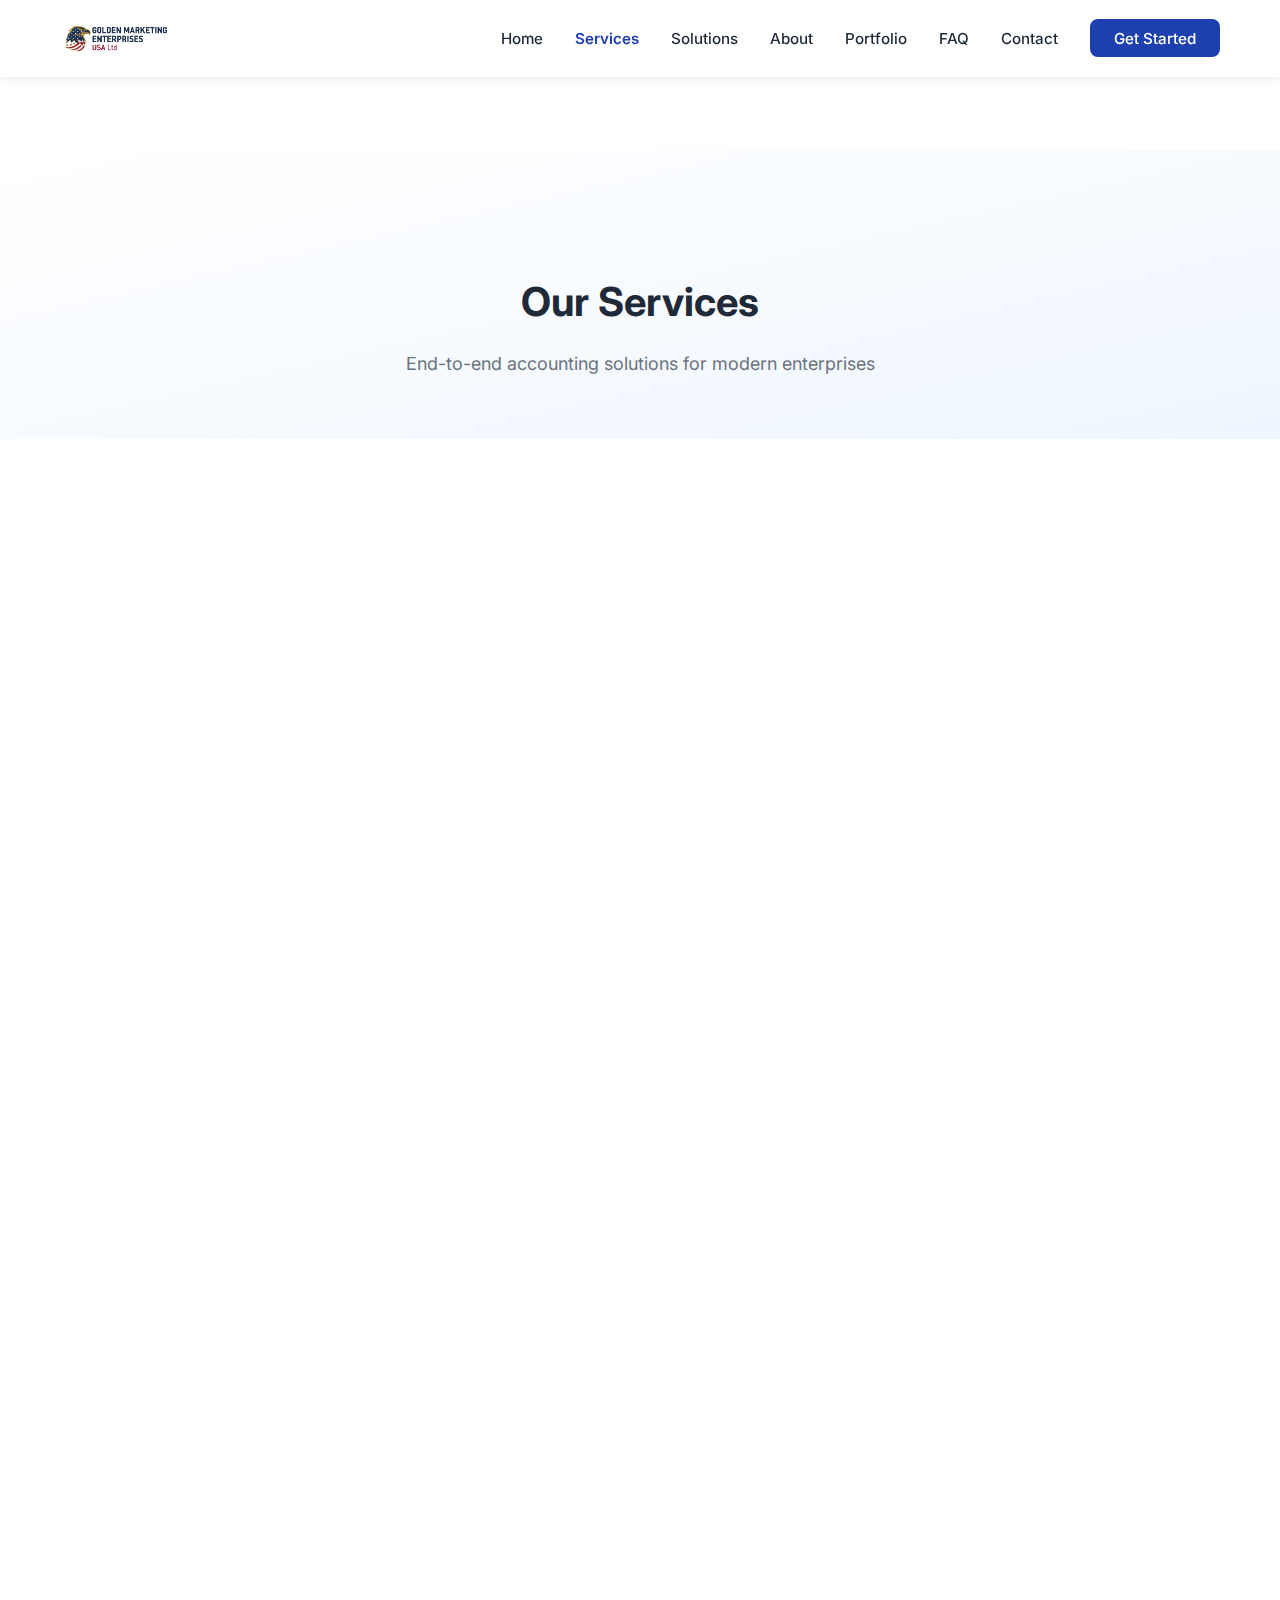
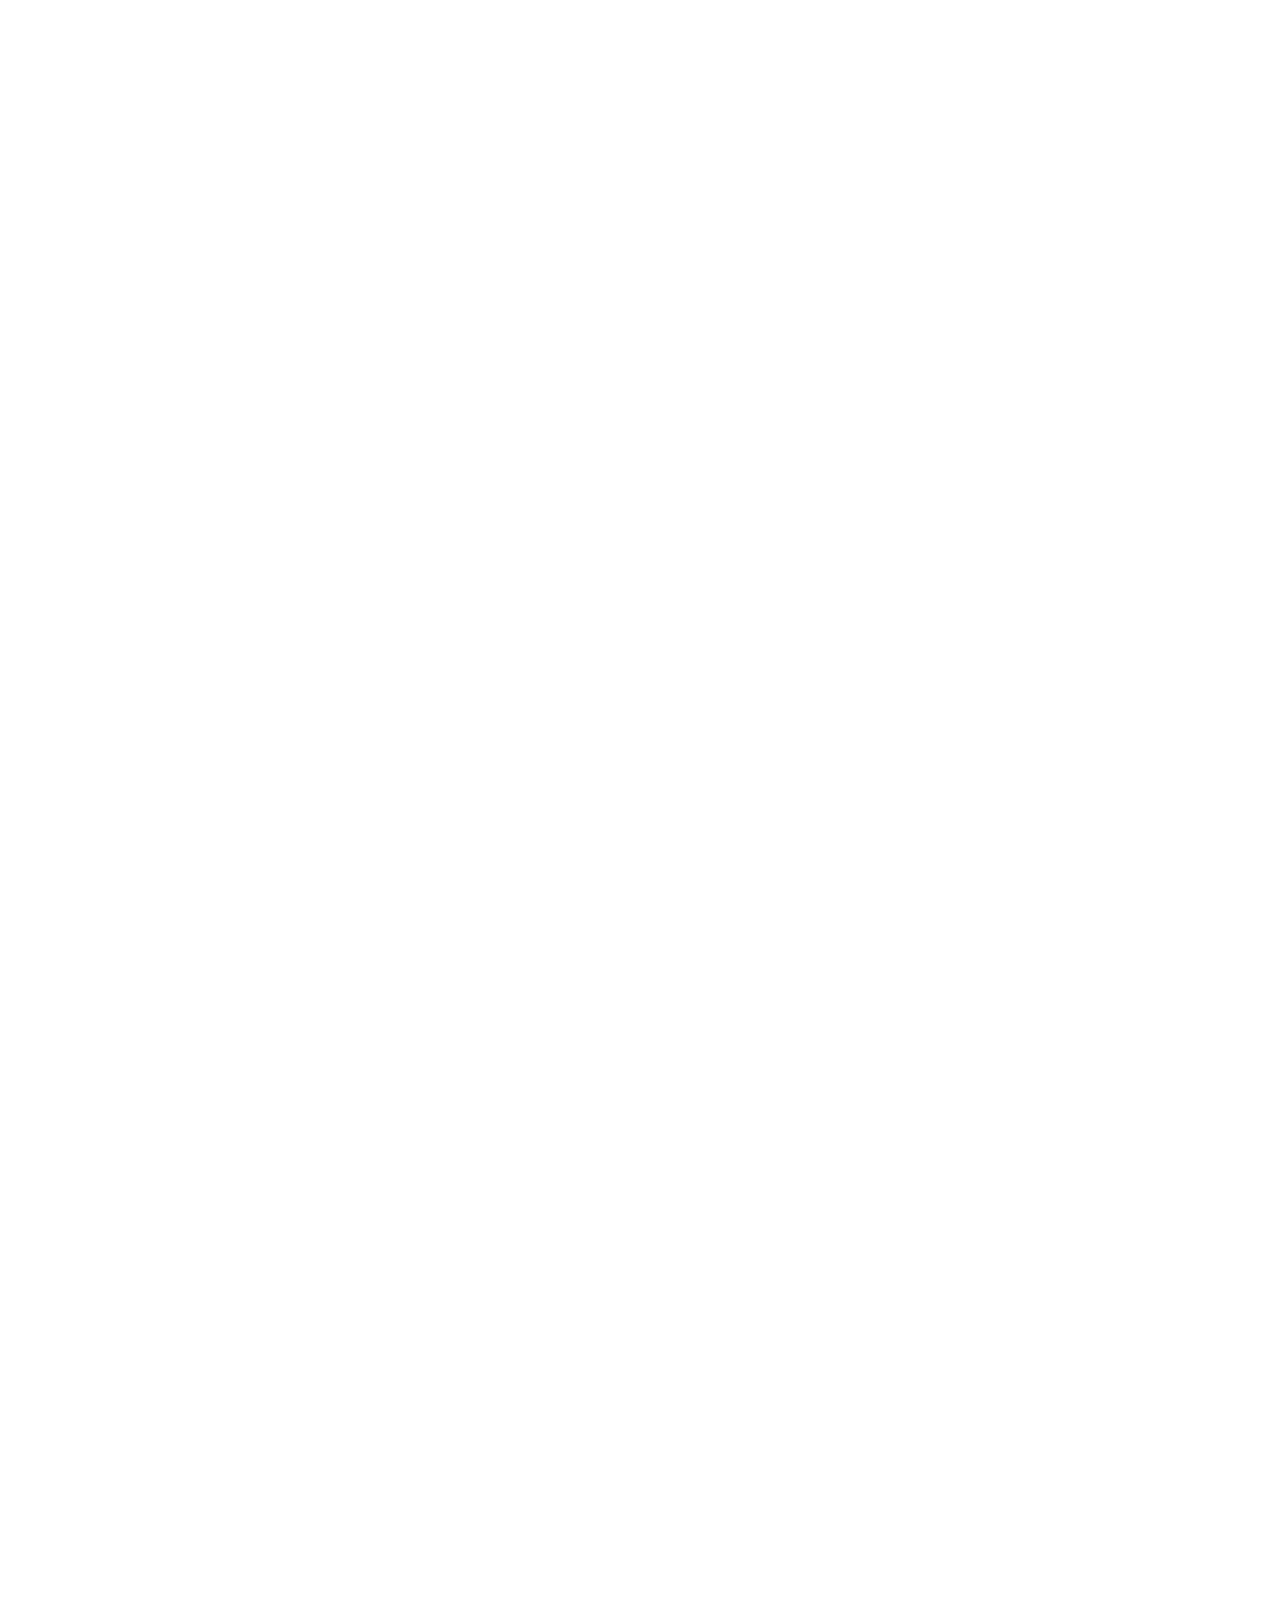
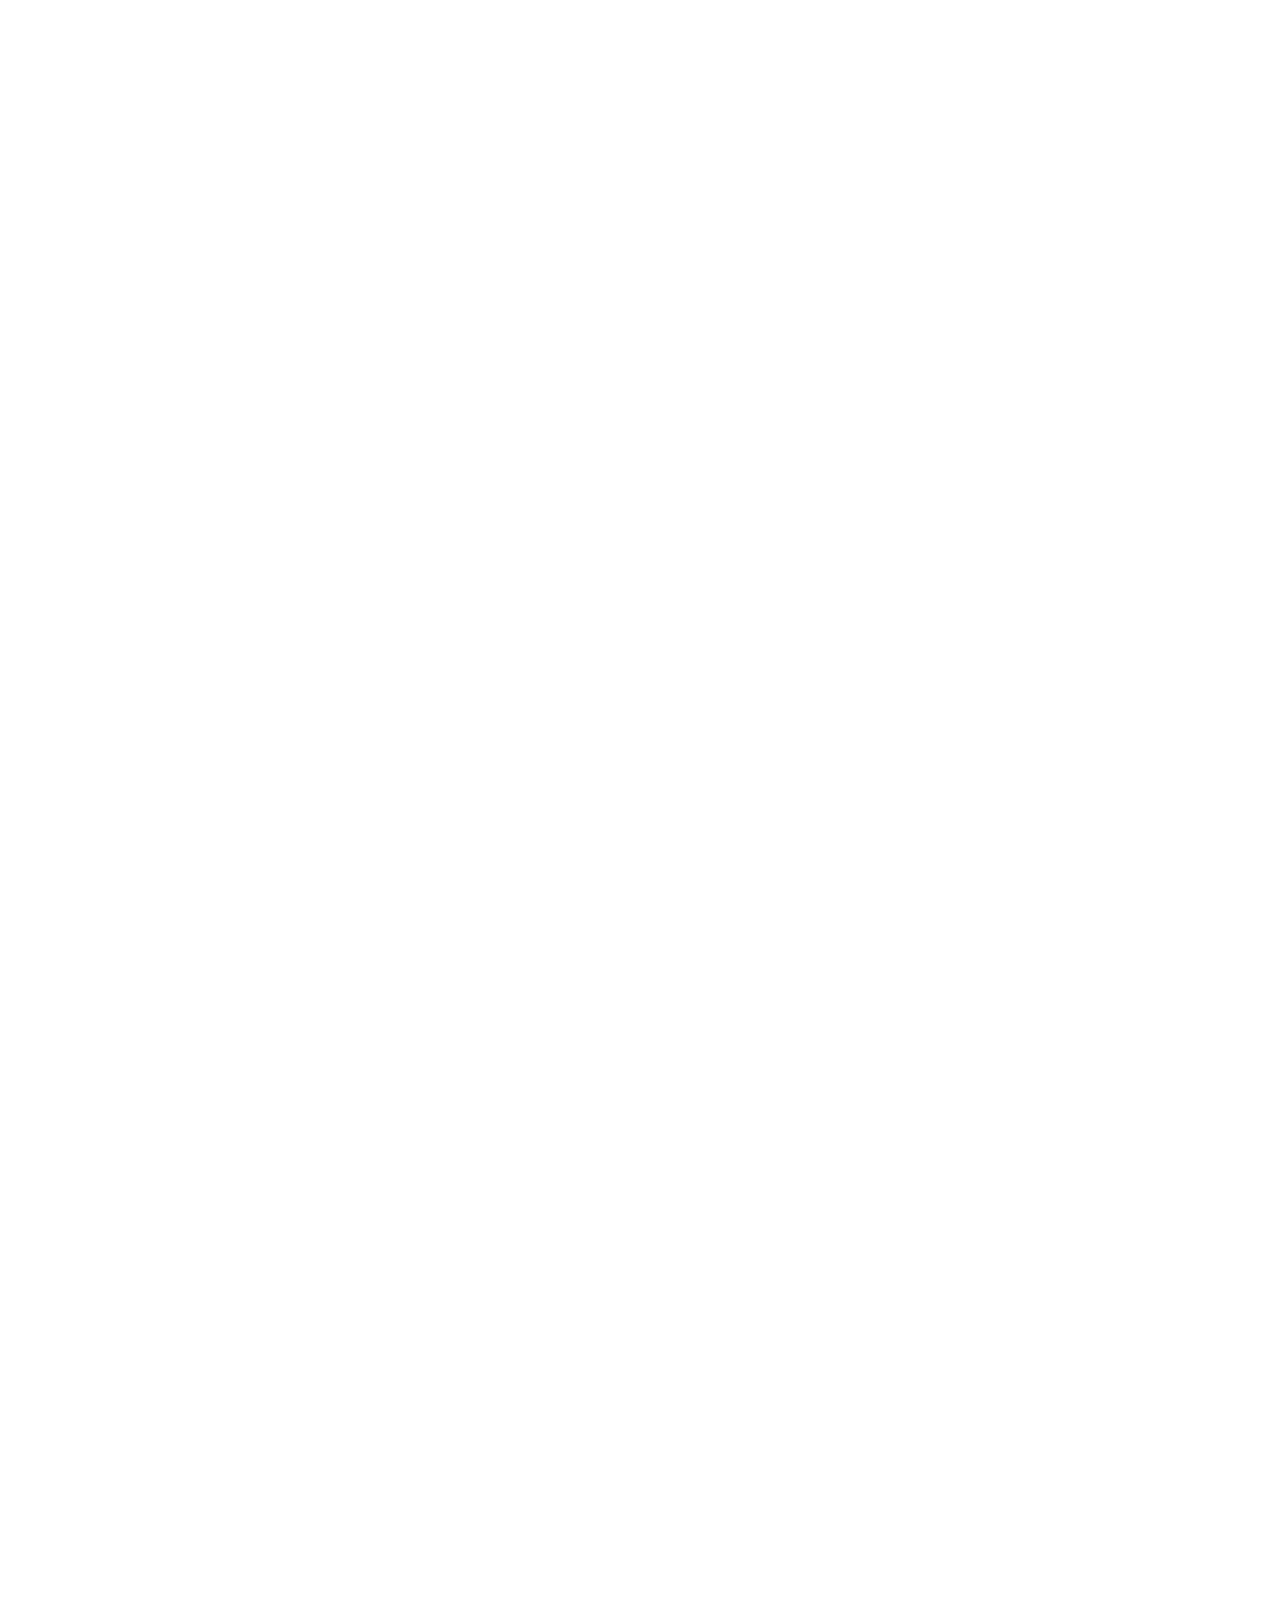
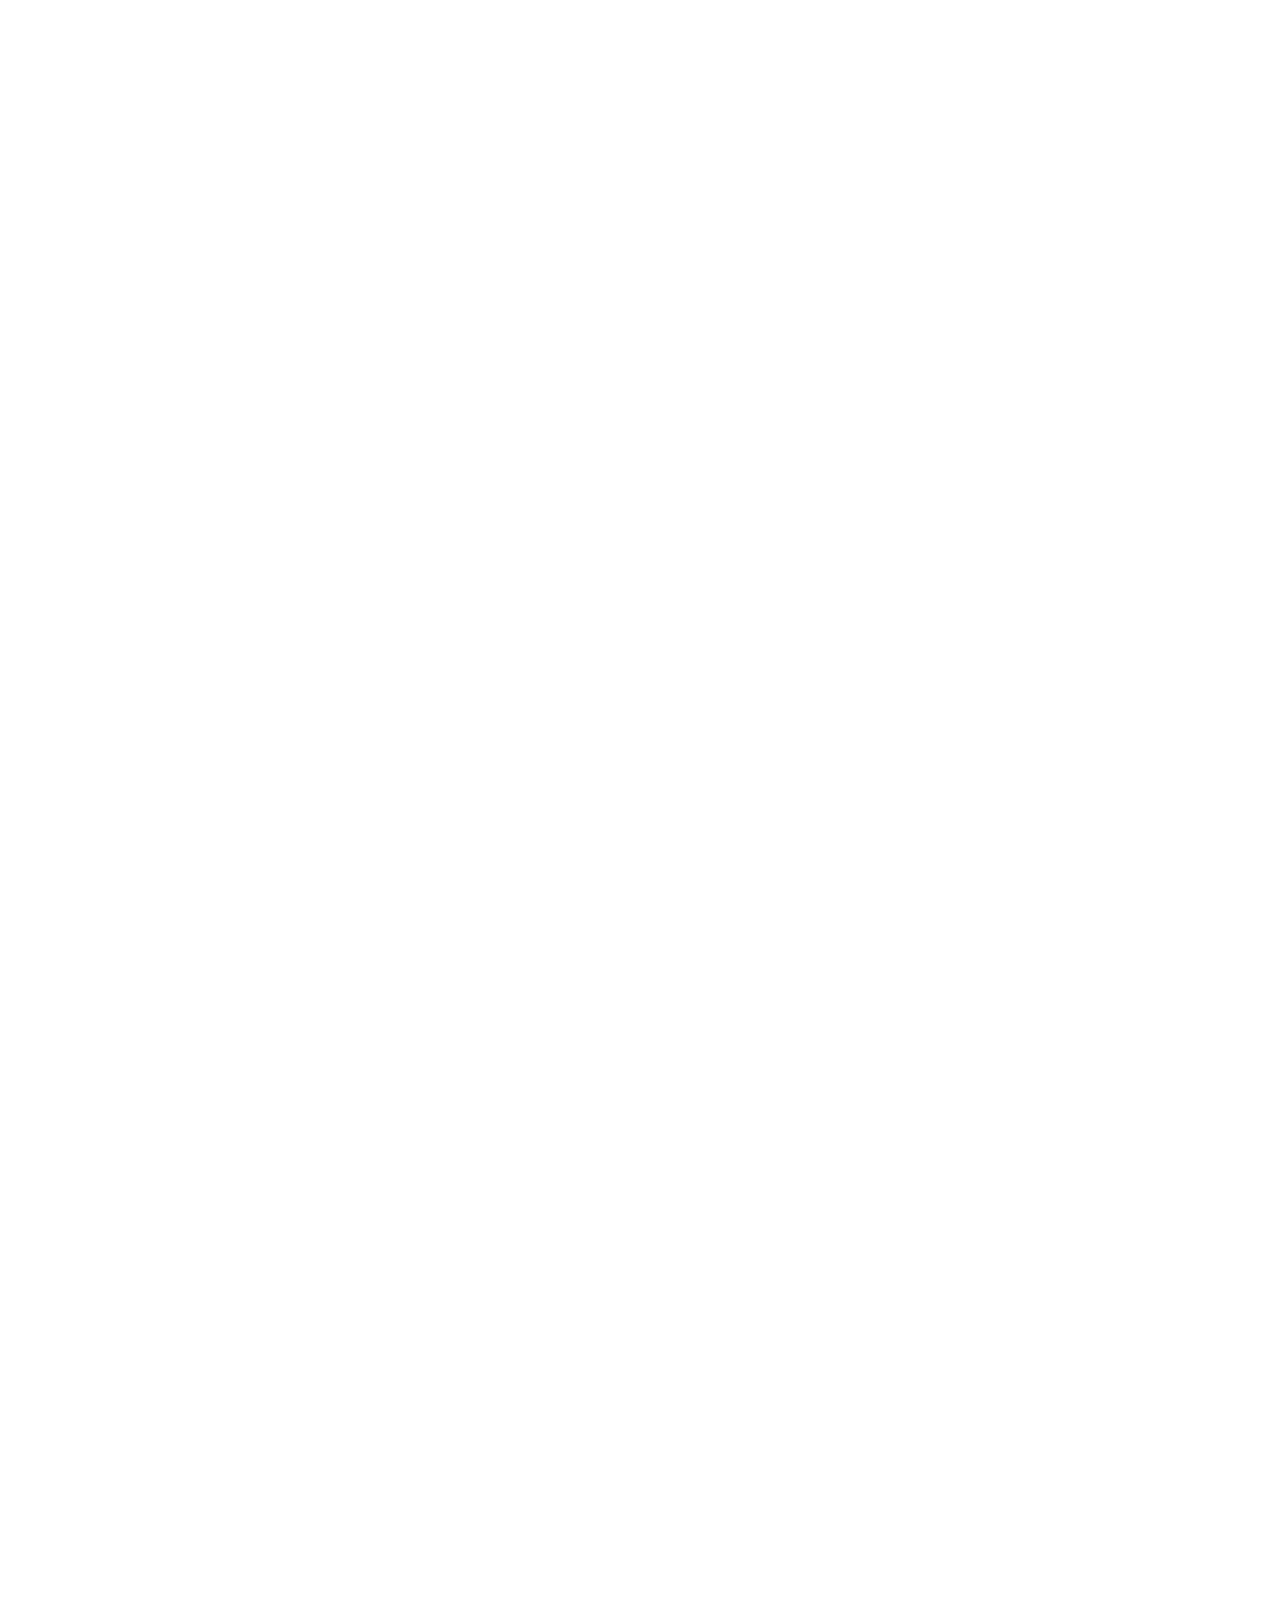
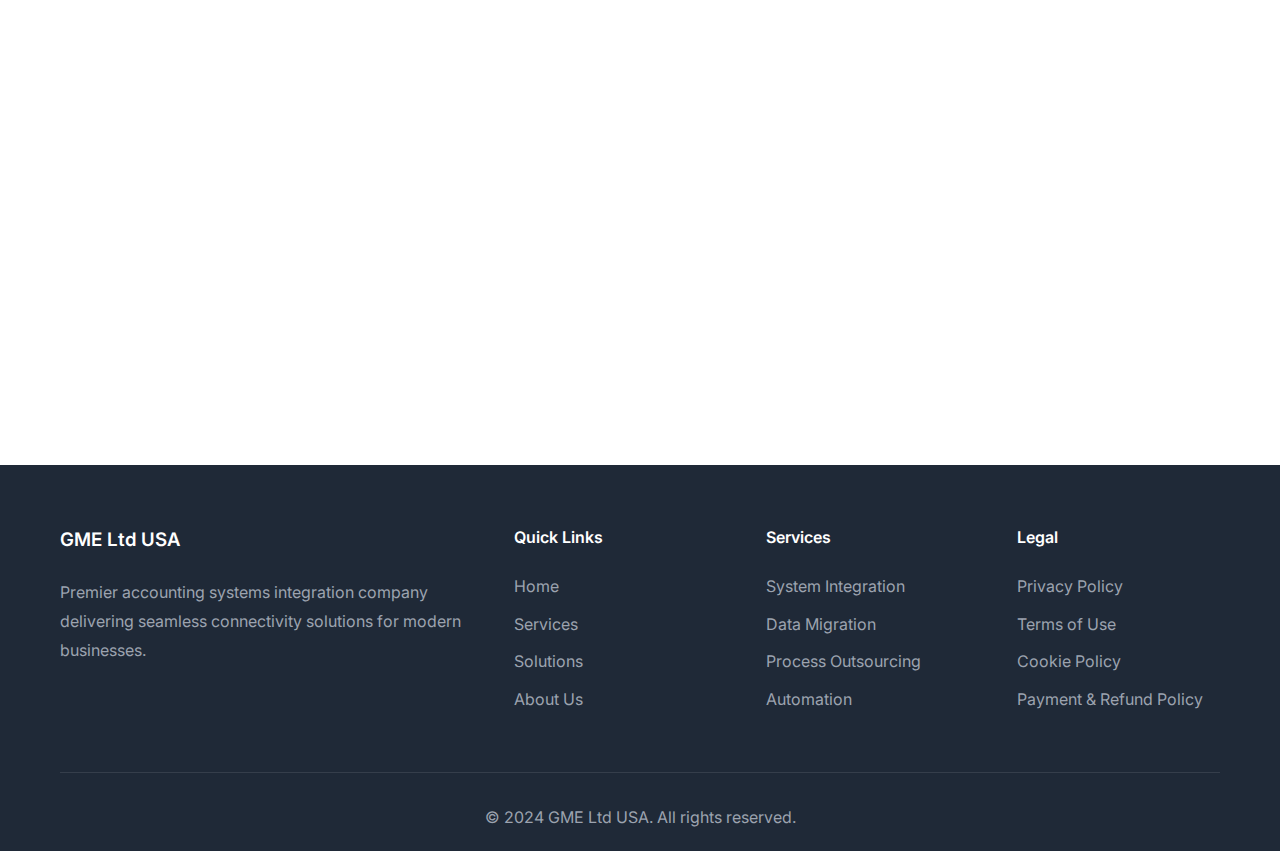
<file: services.html>
<!DOCTYPE html>
<html lang="en">
<head>
    <meta charset="UTF-8">
    <meta name="viewport" content="width=device-width, initial-scale=1.0">
    <meta name="description" content="GME Ltd USA Services - Comprehensive accounting systems integration, configuration management, backend process outsourcing, and migration services">
    <title>Services - GME Ltd USA | Accounting Integration Experts</title>
    <link rel="stylesheet" href="css/styles.css">
    <link rel="preconnect" href="https://fonts.googleapis.com">
    <link rel="preconnect" href="https://fonts.gstatic.com" crossorigin>
    <link href="https://fonts.googleapis.com/css2?family=Inter:wght@300;400;500;600;700&display=swap" rel="stylesheet">
</head>
<body class="light-nav">
    <!-- Navigation -->
    <nav class="navbar">
        <div class="container">
            <div class="nav-wrapper">
                <div class="logo">
                    <img src="images/logo.png" alt="Golden Marketing Enterprises USA Ltd" class="logo-image">
                </div>
                <ul class="nav-menu">
                    <li><a href="index.html" class="nav-link">Home</a></li>
                    <li><a href="services.html" class="nav-link active">Services</a></li>
                    <li><a href="solutions.html" class="nav-link">Solutions</a></li>
                    <li><a href="about.html" class="nav-link">About</a></li>
                    <li><a href="portfolio.html" class="nav-link">Portfolio</a></li>
                    <li><a href="faq.html" class="nav-link">FAQ</a></li>
                    <li><a href="contact.html" class="nav-link">Contact</a></li>
                    <li><a href="contact.html" class="nav-link cta-button">Get Started</a></li>
                </ul>
                <div class="hamburger">
                    <span></span>
                    <span></span>
                    <span></span>
                </div>
            </div>
        </div>
    </nav>

    <!-- Page Header -->
    <section class="page-header">
        <div class="container">
            <h1>Our Services</h1>
            <p>End-to-end accounting solutions for modern enterprises</p>
        </div>
    </section>

    <!-- Detailed Services -->
    <section class="detailed-services">
        <div class="container">
            <!-- Integration Services -->
            <div class="service-detail">
                <div class="service-detail-header">
                    <h2>Accounting Systems Integration</h2>
                    <span class="service-badge">Core Service</span>
                </div>
                <div class="service-detail-content">
                    <div class="service-detail-text">
                        <h3>Seamless Connectivity Across Your Financial Ecosystem</h3>
                        <p>Our integration services connect disparate accounting systems, ensuring real-time data flow and eliminating manual data entry. We specialize in complex multi-system environments where accuracy and timeliness are critical.</p>
                        <h4>Integration Capabilities:</h4>
                        <ul>
                            <li><strong>ERP Integration:</strong> SAP, Oracle, Microsoft Dynamics, NetSuite</li>
                            <li><strong>Accounting Software:</strong> QuickBooks, Xero, Sage, FreshBooks, Wave</li>
                            <li><strong>Banking Systems:</strong> Direct bank feeds, ACH processing, wire transfers</li>
                            <li><strong>Payroll Systems:</strong> ADP, Paychex, Gusto, BambooHR</li>
                            <li><strong>E-commerce Platforms:</strong> Shopify, WooCommerce, Magento, Amazon</li>
                            <li><strong>CRM Systems:</strong> Salesforce, HubSpot, Zoho, Pipedrive</li>
                            <li><strong>Expense Management:</strong> Expensify, Concur, Coupa</li>
                            <li><strong>Tax Software:</strong> Avalara, TaxJar, Vertex</li>
                        </ul>
                        <h4>Key Features:</h4>
                        <ul>
                            <li>Real-time bi-directional synchronization</li>
                            <li>Custom field mapping and data transformation</li>
                            <li>Error handling and retry mechanisms</li>
                            <li>Audit trails and change logs</li>
                            <li>API rate limit management</li>
                            <li>Webhook and event-driven updates</li>
                        </ul>
                    </div>
                    <div class="service-metrics">
                        <div class="metric">
                            <span class="metric-value">50+</span>
                            <span class="metric-label">Platforms Supported</span>
                        </div>
                        <div class="metric">
                            <span class="metric-value">99.9%</span>
                            <span class="metric-label">Uptime SLA</span>
                        </div>
                        <div class="metric">
                            <span class="metric-value">&lt;100ms</span>
                            <span class="metric-label">Sync Latency</span>
                        </div>
                    </div>
                </div>
            </div>

            <!-- Migration Services -->
            <div class="service-detail">
                <div class="service-detail-header">
                    <h2>Accounting Software Migration</h2>
                    <span class="service-badge">Specialized</span>
                </div>
                <div class="service-detail-content">
                    <div class="service-detail-text">
                        <h3>Zero-Downtime Migration to Modern Platforms</h3>
                        <p>Migrate from legacy accounting systems to cloud-based solutions with complete data integrity. Our proven methodology ensures business continuity throughout the migration process.</p>
                        <h4>Migration Process:</h4>
                        <ol>
                            <li><strong>Assessment & Planning:</strong> System analysis, data mapping, timeline development</li>
                            <li><strong>Data Extraction:</strong> Historical data export with validation</li>
                            <li><strong>Data Transformation:</strong> Format conversion, cleansing, enrichment</li>
                            <li><strong>Parallel Run:</strong> Side-by-side operation for verification</li>
                            <li><strong>Cutover:</strong> Final migration with rollback capability</li>
                            <li><strong>Post-Migration Support:</strong> 90-day hypercare period</li>
                        </ol>
                        <h4>What We Migrate:</h4>
                        <ul>
                            <li>Chart of accounts and GL balances</li>
                            <li>Customer and vendor master data</li>
                            <li>Open transactions (AR/AP)</li>
                            <li>Historical transactions (configurable period)</li>
                            <li>Bank reconciliations</li>
                            <li>Fixed assets and depreciation schedules</li>
                            <li>Inventory and cost layers</li>
                            <li>Tax configurations and history</li>
                            <li>Custom fields and user-defined data</li>
                            <li>Document attachments and notes</li>
                        </ul>
                    </div>
                </div>
            </div>

            <!-- BPO Services -->
            <div class="service-detail">
                <div class="service-detail-header">
                    <h2>Backend Accounting Process Outsourcing</h2>
                    <span class="service-badge">24/7 Support</span>
                </div>
                <div class="service-detail-content">
                    <div class="service-detail-text">
                        <h3>Complete Accounting Department as a Service</h3>
                        <p>Outsource your entire accounting function or specific processes to our certified professionals. Reduce costs by 60% while improving accuracy and turnaround times.</p>
                        <h4>Outsourcing Services:</h4>
                        <div class="bpo-services-grid">
                            <div class="bpo-service">
                                <h5>Accounts Payable</h5>
                                <ul>
                                    <li>Invoice processing and coding</li>
                                    <li>PO matching and approval routing</li>
                                    <li>Payment processing</li>
                                    <li>Vendor management</li>
                                    <li>1099 preparation</li>
                                </ul>
                            </div>
                            <div class="bpo-service">
                                <h5>Accounts Receivable</h5>
                                <ul>
                                    <li>Invoice generation</li>
                                    <li>Collections management</li>
                                    <li>Cash application</li>
                                    <li>Credit management</li>
                                    <li>DSO optimization</li>
                                </ul>
                            </div>
                            <div class="bpo-service">
                                <h5>General Ledger</h5>
                                <ul>
                                    <li>Journal entry preparation</li>
                                    <li>Month-end close</li>
                                    <li>Account reconciliations</li>
                                    <li>Intercompany transactions</li>
                                    <li>Fixed asset accounting</li>
                                </ul>
                            </div>
                            <div class="bpo-service">
                                <h5>Payroll Processing</h5>
                                <ul>
                                    <li>Timesheet processing</li>
                                    <li>Payroll calculation</li>
                                    <li>Tax withholding</li>
                                    <li>Benefits administration</li>
                                    <li>Compliance reporting</li>
                                </ul>
                            </div>
                            <div class="bpo-service">
                                <h5>Financial Reporting</h5>
                                <ul>
                                    <li>Management reports</li>
                                    <li>Board packages</li>
                                    <li>Variance analysis</li>
                                    <li>KPI dashboards</li>
                                    <li>Regulatory filings</li>
                                </ul>
                            </div>
                            <div class="bpo-service">
                                <h5>Tax & Compliance</h5>
                                <ul>
                                    <li>Sales tax filing</li>
                                    <li>Income tax preparation</li>
                                    <li>International tax</li>
                                    <li>Transfer pricing</li>
                                    <li>Audit support</li>
                                </ul>
                            </div>
                        </div>
                    </div>
                </div>
            </div>

            <!-- Configuration Management -->
            <div class="service-detail">
                <div class="service-detail-header">
                    <h2>Configuration Management Services</h2>
                    <span class="service-badge">Expert Setup</span>
                </div>
                <div class="service-detail-content">
                    <div class="service-detail-text">
                        <h3>Optimize Your Accounting Software for Peak Performance</h3>
                        <p>Expert configuration of accounting systems to match your unique business requirements. We ensure your software works exactly how you need it to.</p>
                        <h4>Configuration Services:</h4>
                        <ul>
                            <li><strong>Initial Setup:</strong> Company structure, fiscal periods, numbering sequences</li>
                            <li><strong>Chart of Accounts:</strong> Design, segmentation, hierarchy, consolidation rules</li>
                            <li><strong>User Management:</strong> Roles, permissions, approval workflows, segregation of duties</li>
                            <li><strong>Tax Configuration:</strong> Tax codes, rates, nexus, exemptions, reporting</li>
                            <li><strong>Multi-Entity Setup:</strong> Subsidiaries, branches, consolidation, eliminations</li>
                            <li><strong>Multi-Currency:</strong> Exchange rates, revaluation, translation, hedge accounting</li>
                            <li><strong>Custom Fields:</strong> User-defined fields, calculated fields, conditional logic</li>
                            <li><strong>Workflow Automation:</strong> Approval chains, notifications, escalations</li>
                            <li><strong>Document Management:</strong> Templates, routing, archival, retention policies</li>
                            <li><strong>Integration Settings:</strong> API configuration, data mapping, sync rules</li>
                        </ul>
                    </div>
                </div>
            </div>

            <!-- Automation Services -->
            <div class="service-detail">
                <div class="service-detail-header">
                    <h2>Process Automation & RPA</h2>
                    <span class="service-badge">AI-Powered</span>
                </div>
                <div class="service-detail-content">
                    <div class="service-detail-text">
                        <h3>Intelligent Automation for Accounting Excellence</h3>
                        <p>Deploy robotic process automation and AI to eliminate manual tasks, reduce errors, and accelerate your financial operations.</p>
                        <h4>Automation Solutions:</h4>
                        <ul>
                            <li><strong>Invoice Processing:</strong> OCR scanning, data extraction, automatic coding, exception handling</li>
                            <li><strong>Expense Management:</strong> Receipt capture, policy compliance, automatic approval, reimbursement</li>
                            <li><strong>Bank Reconciliation:</strong> Statement import, automatic matching, exception investigation</li>
                            <li><strong>Journal Entries:</strong> Recurring entries, allocations, accruals, reversals</li>
                            <li><strong>Financial Close:</strong> Task orchestration, checklist automation, rollforward schedules</li>
                            <li><strong>Report Generation:</strong> Scheduled reports, dynamic distribution, variance alerts</li>
                            <li><strong>Data Validation:</strong> Duplicate detection, anomaly identification, compliance checks</li>
                            <li><strong>Customer Onboarding:</strong> Credit checks, document verification, account setup</li>
                        </ul>
                        <h4>Technologies We Use:</h4>
                        <ul>
                            <li>UiPath, Blue Prism, Automation Anywhere</li>
                            <li>Microsoft Power Automate</li>
                            <li>Python scripting and APIs</li>
                            <li>Machine learning models</li>
                            <li>Natural language processing</li>
                        </ul>
                    </div>
                </div>
            </div>

            <!-- Support Services -->
            <div class="service-detail">
                <div class="service-detail-header">
                    <h2>Training & Ongoing Support</h2>
                    <span class="service-badge">24/7 Available</span>
                </div>
                <div class="service-detail-content">
                    <div class="service-detail-text">
                        <h3>Empowering Your Team for Success</h3>
                        <p>Comprehensive training programs and round-the-clock support to ensure your team maximizes the value of your accounting systems.</p>
                        <h4>Training Programs:</h4>
                        <ul>
                            <li>Role-based training curricula</li>
                            <li>Live instructor-led sessions</li>
                            <li>Self-paced video courses</li>
                            <li>Hands-on practice environments</li>
                            <li>Certification programs</li>
                            <li>Best practices workshops</li>
                        </ul>
                        <h4>Support Services:</h4>
                        <ul>
                            <li>24/7 helpdesk (phone, email, chat)</li>
                            <li>Dedicated account managers</li>
                            <li>Remote troubleshooting</li>
                            <li>System health monitoring</li>
                            <li>Performance optimization</li>
                            <li>Regular system updates</li>
                            <li>Custom report development</li>
                            <li>Ad-hoc consulting</li>
                        </ul>
                    </div>
                </div>
            </div>
        </div>
    </section>

    <!-- CTA Section -->
    <section class="cta-section">
        <div class="container">
            <h2>Ready to Transform Your Accounting Operations?</h2>
            <p>Let our experts design a custom solution for your business</p>
            <a href="index.html#contact" class="btn btn-primary">Schedule Free Consultation</a>
        </div>
    </section>

    <!-- Footer -->
    <footer class="footer">
        <div class="container">
            <div class="footer-content">
                <div class="footer-section">
                    <h3>GME Ltd USA</h3>
                    <p>Premier accounting systems integration company delivering seamless connectivity solutions for modern businesses.</p>
                </div>
                <div class="footer-section">
                    <h4>Quick Links</h4>
                    <ul>
                        <li><a href="index.html">Home</a></li>
                        <li><a href="services.html">Services</a></li>
                        <li><a href="solutions.html">Solutions</a></li>
                        <li><a href="about.html">About Us</a></li>
                    </ul>
                </div>
                <div class="footer-section">
                    <h4>Services</h4>
                    <ul>
                        <li><a href="#integration">System Integration</a></li>
                        <li><a href="#migration">Data Migration</a></li>
                        <li><a href="#bpo">Process Outsourcing</a></li>
                        <li><a href="#automation">Automation</a></li>
                    </ul>
                </div>
                <div class="footer-section">
                    <h4>Legal</h4>
                    <ul>
                        <li><a href="privacy-policy.html">Privacy Policy</a></li>
                        <li><a href="terms-of-use.html">Terms of Use</a></li>
                        <li><a href="cookie-policy.html">Cookie Policy</a></li>
                        <li><a href="payment-policy.html">Payment & Refund Policy</a></li>
                    </ul>
                </div>
            </div>
            <div class="footer-bottom">
                <p>&copy; 2024 GME Ltd USA. All rights reserved.</p>
            </div>
        </div>
    </footer>

    <script src="js/main.js"></script>
</body>
</html>
</file>
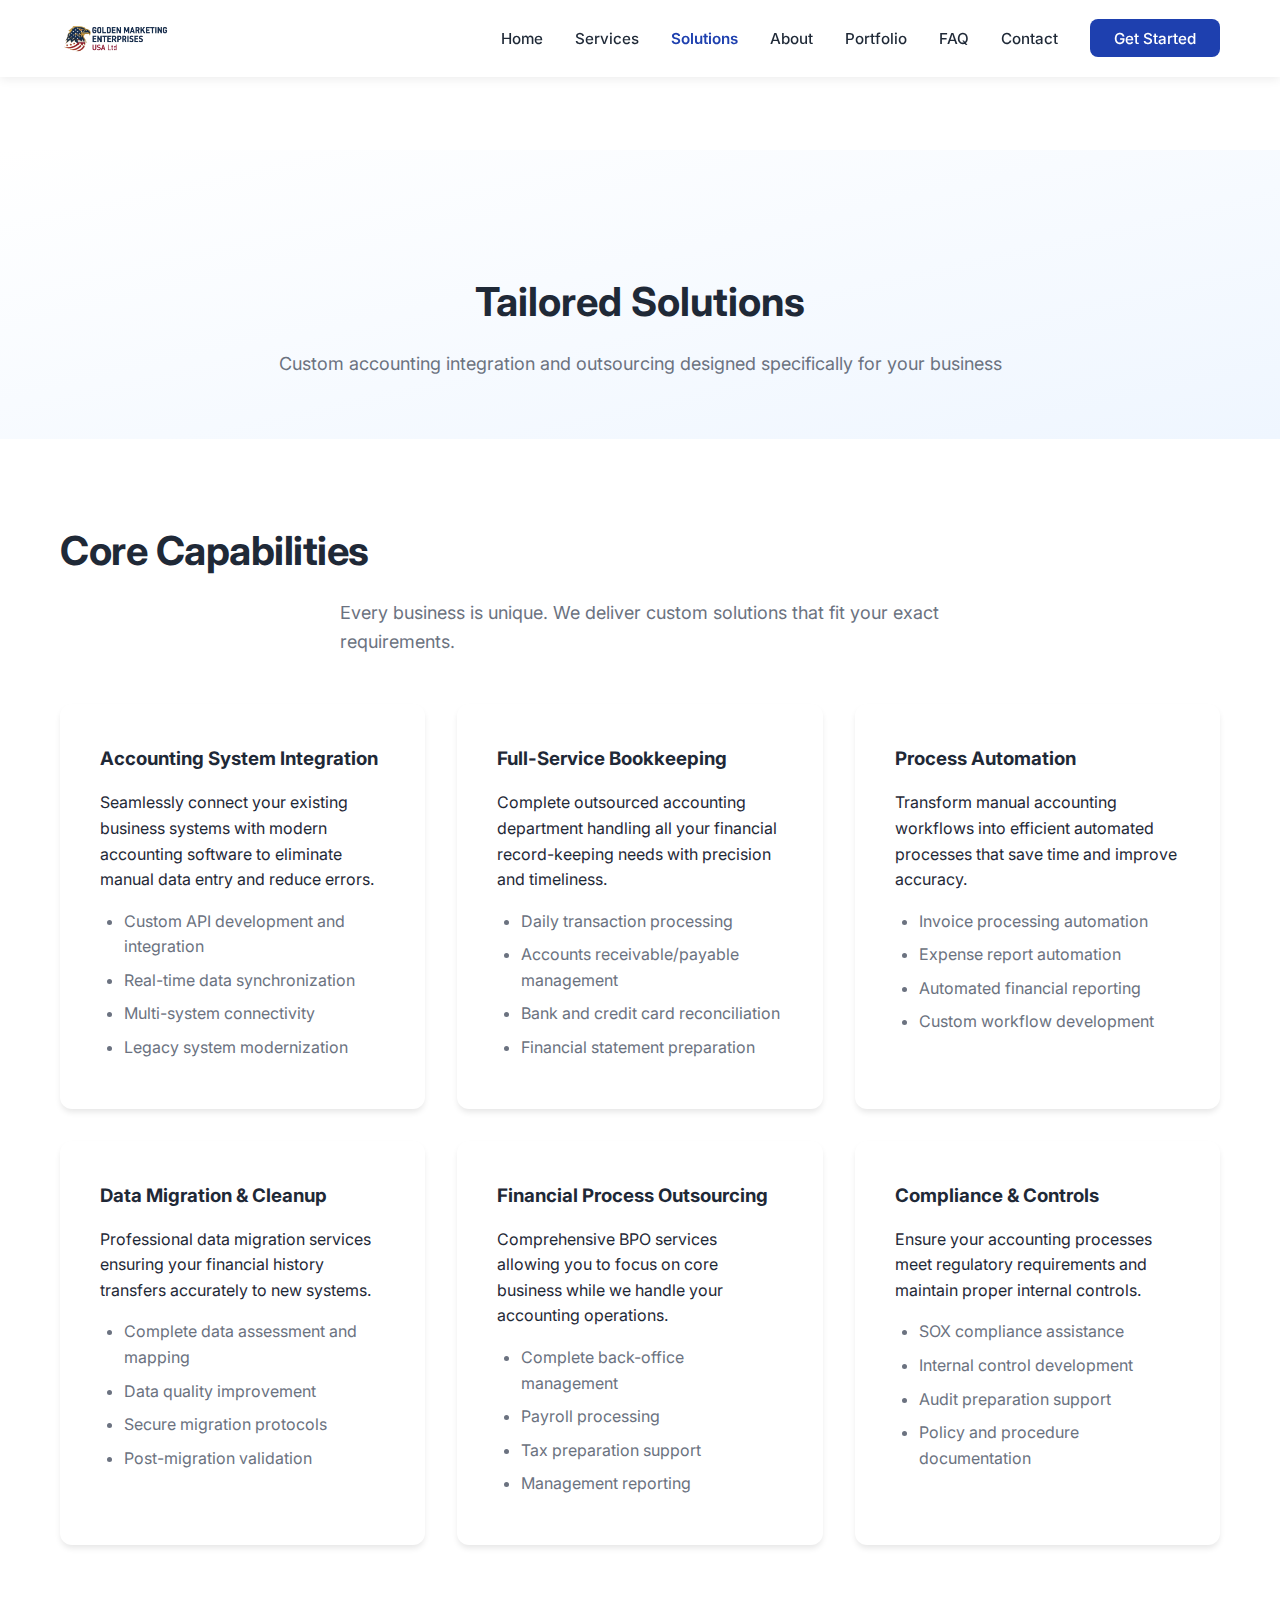
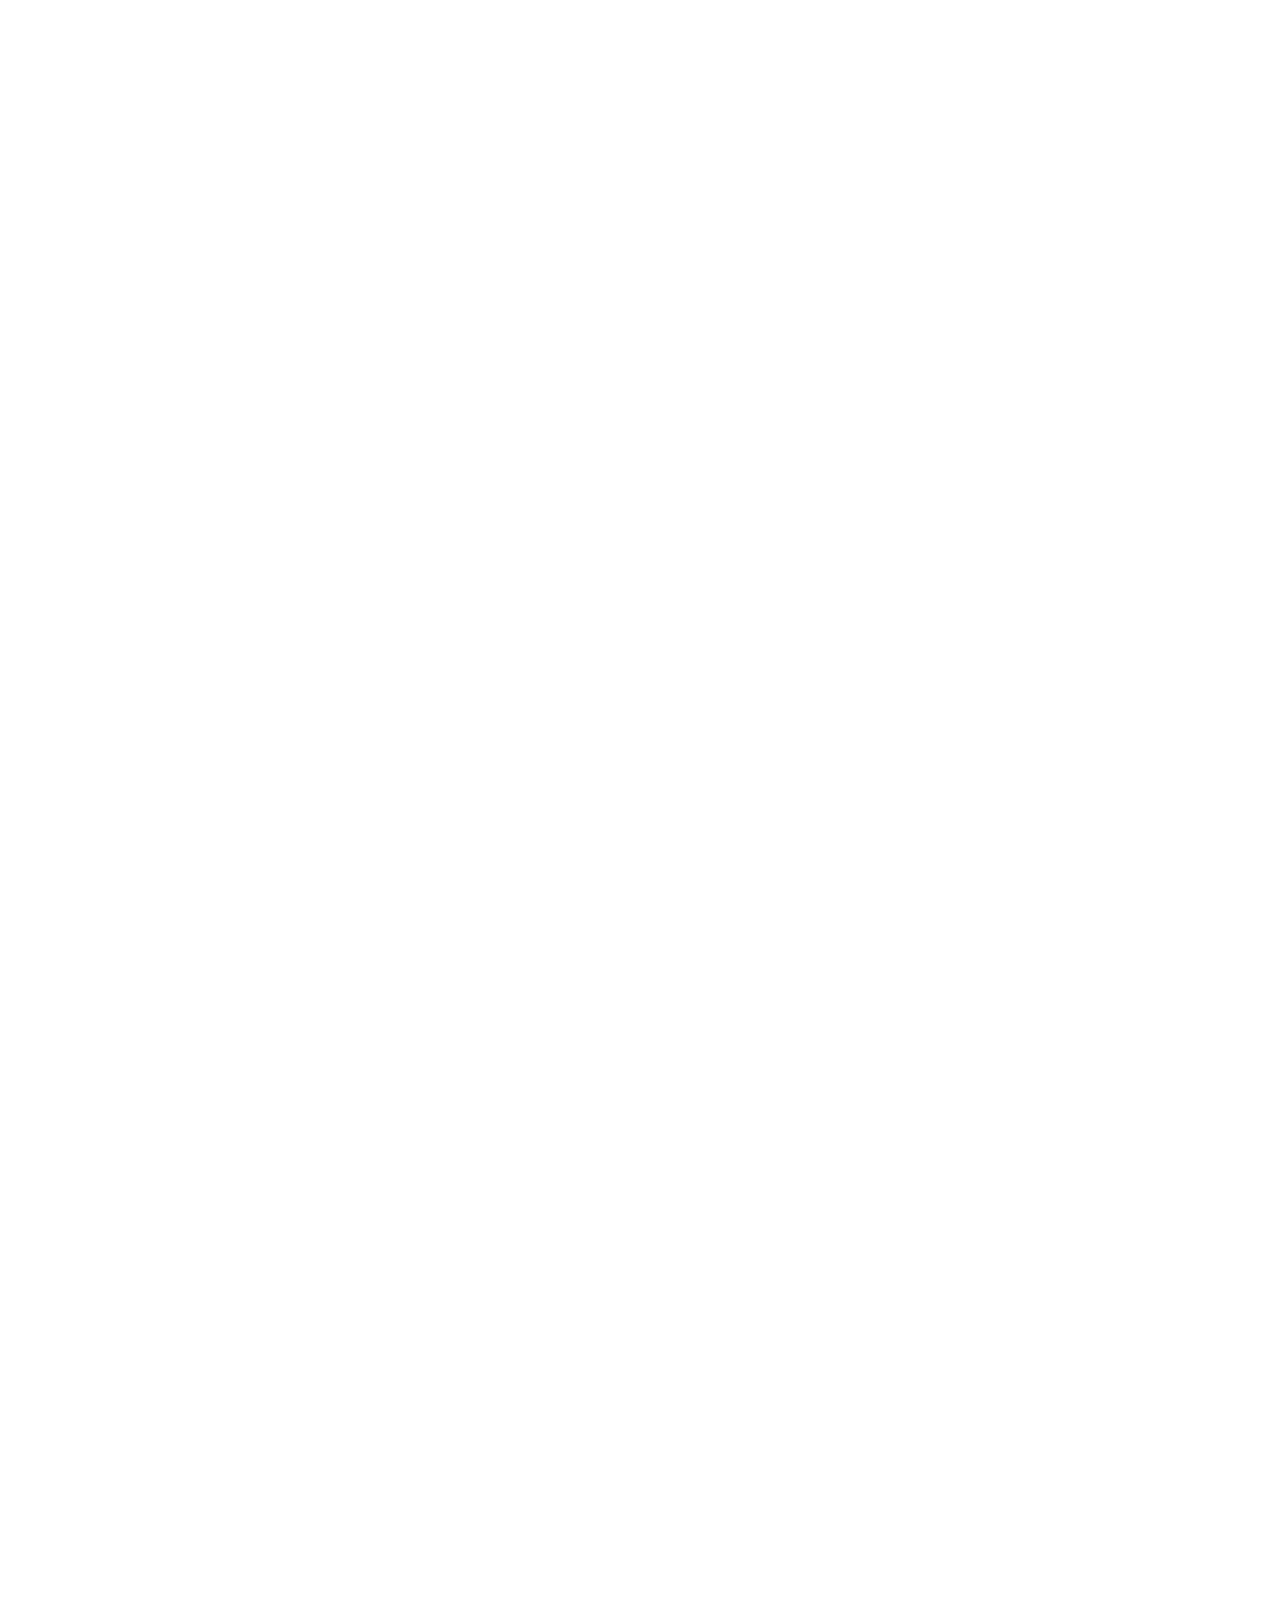
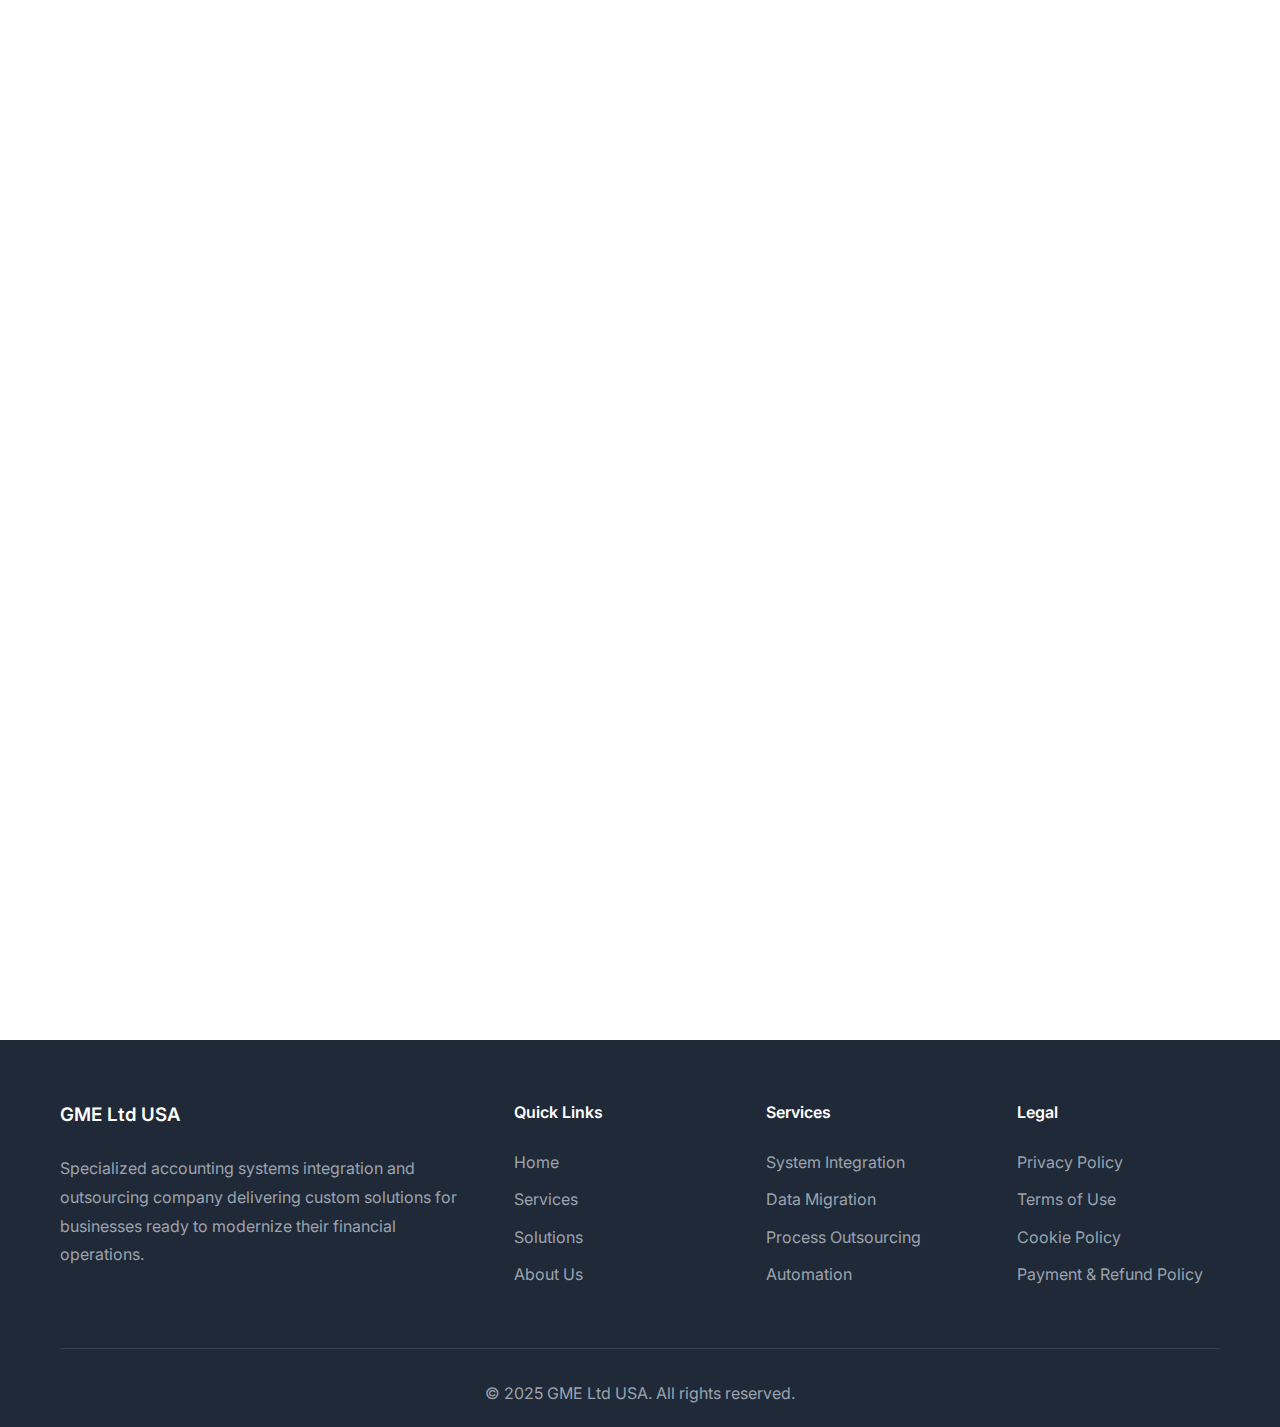
<file: solutions.html>
<!DOCTYPE html>
<html lang="en">
<head>
    <meta charset="UTF-8">
    <meta name="viewport" content="width=device-width, initial-scale=1.0">
    <meta name="description" content="GME Ltd USA - Custom accounting software integration and outsourcing solutions">
    <title>Solutions - GME Ltd USA</title>
    <link rel="stylesheet" href="css/styles.css">
    <link rel="preconnect" href="https://fonts.googleapis.com">
    <link rel="preconnect" href="https://fonts.gstatic.com" crossorigin>
    <link href="https://fonts.googleapis.com/css2?family=Inter:wght@300;400;500;600;700&display=swap" rel="stylesheet">
</head>
<body class="light-nav">
    <!-- Navigation -->
    <nav class="navbar">
        <div class="container">
            <div class="nav-wrapper">
                <div class="logo">
                    <img src="images/logo.png" alt="Golden Marketing Enterprises USA Ltd" class="logo-image">
                </div>
                <ul class="nav-menu">
                    <li><a href="index.html" class="nav-link">Home</a></li>
                    <li><a href="services.html" class="nav-link">Services</a></li>
                    <li><a href="solutions.html" class="nav-link active">Solutions</a></li>
                    <li><a href="about.html" class="nav-link">About</a></li>
                    <li><a href="portfolio.html" class="nav-link">Portfolio</a></li>
                    <li><a href="faq.html" class="nav-link">FAQ</a></li>
                    <li><a href="contact.html" class="nav-link">Contact</a></li>
                    <li><a href="contact.html" class="nav-link cta-button">Get Started</a></li>
                </ul>
                <div class="hamburger">
                    <span></span>
                    <span></span>
                    <span></span>
                </div>
            </div>
        </div>
    </nav>

    <!-- Page Header -->
    <section class="page-header">
        <div class="container">
            <h1>Tailored Solutions</h1>
            <p>Custom accounting integration and outsourcing designed specifically for your business</p>
        </div>
    </section>

    <!-- Industry Solutions -->
    <section class="industry-solutions">
        <div class="container">
            <h2 class="section-title">Core Capabilities</h2>
            <p class="section-subtitle">Every business is unique. We deliver custom solutions that fit your exact requirements.</p>
            <div class="industry-grid">
                <div class="industry-card">
                    <h3>Accounting System Integration</h3>
                    <p>Seamlessly connect your existing business systems with modern accounting software to eliminate manual data entry and reduce errors.</p>
                    <ul>
                        <li>Custom API development and integration</li>
                        <li>Real-time data synchronization</li>
                        <li>Multi-system connectivity</li>
                        <li>Legacy system modernization</li>
                    </ul>
                </div>

                <div class="industry-card">
                    <h3>Full-Service Bookkeeping</h3>
                    <p>Complete outsourced accounting department handling all your financial record-keeping needs with precision and timeliness.</p>
                    <ul>
                        <li>Daily transaction processing</li>
                        <li>Accounts receivable/payable management</li>
                        <li>Bank and credit card reconciliation</li>
                        <li>Financial statement preparation</li>
                    </ul>
                </div>

                <div class="industry-card">
                    <h3>Process Automation</h3>
                    <p>Transform manual accounting workflows into efficient automated processes that save time and improve accuracy.</p>
                    <ul>
                        <li>Invoice processing automation</li>
                        <li>Expense report automation</li>
                        <li>Automated financial reporting</li>
                        <li>Custom workflow development</li>
                    </ul>
                </div>

                <div class="industry-card">
                    <h3>Data Migration & Cleanup</h3>
                    <p>Professional data migration services ensuring your financial history transfers accurately to new systems.</p>
                    <ul>
                        <li>Complete data assessment and mapping</li>
                        <li>Data quality improvement</li>
                        <li>Secure migration protocols</li>
                        <li>Post-migration validation</li>
                    </ul>
                </div>

                <div class="industry-card">
                    <h3>Financial Process Outsourcing</h3>
                    <p>Comprehensive BPO services allowing you to focus on core business while we handle your accounting operations.</p>
                    <ul>
                        <li>Complete back-office management</li>
                        <li>Payroll processing</li>
                        <li>Tax preparation support</li>
                        <li>Management reporting</li>
                    </ul>
                </div>

                <div class="industry-card">
                    <h3>Compliance & Controls</h3>
                    <p>Ensure your accounting processes meet regulatory requirements and maintain proper internal controls.</p>
                    <ul>
                        <li>SOX compliance assistance</li>
                        <li>Internal control development</li>
                        <li>Audit preparation support</li>
                        <li>Policy and procedure documentation</li>
                    </ul>
                </div>
            </div>
        </div>
    </section>

    <!-- Custom Solutions Approach -->
    <section class="solution-packages">
        <div class="container">
            <h2 class="section-title">Our Approach</h2>
            <p class="section-subtitle">Every engagement begins with understanding your specific needs</p>
            <div class="approach-grid">
                <div class="approach-step">
                    <div class="step-number">01</div>
                    <h3>Discovery & Assessment</h3>
                    <p>We analyze your current systems, processes, and pain points to understand exactly what you need.</p>
                </div>
                <div class="approach-step">
                    <div class="step-number">02</div>
                    <h3>Custom Solution Design</h3>
                    <p>Our team designs a tailored solution that addresses your specific requirements and budget.</p>
                </div>
                <div class="approach-step">
                    <div class="step-number">03</div>
                    <h3>Implementation</h3>
                    <p>We execute the solution with minimal disruption to your operations, ensuring smooth transition.</p>
                </div>
                <div class="approach-step">
                    <div class="step-number">04</div>
                    <h3>Ongoing Support</h3>
                    <p>Continuous monitoring and support to ensure your solution continues to meet your evolving needs.</p>
                </div>
            </div>
            <div class="custom-quote-section">
                <h3>Custom Pricing for Every Client</h3>
                <p>We don't believe in one-size-fits-all pricing. Each solution is uniquely priced based on your specific requirements, complexity, and scope. Contact us for a detailed consultation and custom quote.</p>
                <a href="contact.html" class="btn btn-primary">Request Custom Quote</a>
            </div>
        </div>
    </section>

    <!-- Technology Stack -->
    <section class="tech-stack">
        <div class="container">
            <h2 class="section-title">Technology Expertise</h2>
            <p class="section-subtitle">We work with leading platforms and can integrate virtually any system</p>
            <div class="tech-categories">
                <div class="tech-category">
                    <h3>Accounting Platforms</h3>
                    <p>QuickBooks, NetSuite, SAP, Oracle, Xero, Sage, Microsoft Dynamics</p>
                </div>
                <div class="tech-category">
                    <h3>E-commerce & POS</h3>
                    <p>Shopify, WooCommerce, Magento, Square, Clover, Toast</p>
                </div>
                <div class="tech-category">
                    <h3>CRM & ERP Systems</h3>
                    <p>Salesforce, HubSpot, Microsoft Dynamics 365, Odoo, Zoho</p>
                </div>
                <div class="tech-category">
                    <h3>Integration Technologies</h3>
                    <p>REST APIs, SOAP, EDI, FTP/SFTP, Webhooks, Custom Middleware</p>
                </div>
                <div class="tech-category">
                    <h3>Cloud Platforms</h3>
                    <p>AWS, Microsoft Azure, Google Cloud Platform</p>
                </div>
                <div class="tech-category">
                    <h3>Database Systems</h3>
                    <p>SQL Server, MySQL, PostgreSQL, Oracle, MongoDB</p>
                </div>
            </div>
        </div>
    </section>

    <!-- Industries Served -->
    <section class="industries-served">
        <div class="container">
            <h2 class="section-title">Industries We Serve</h2>
            <p class="section-subtitle">Specialized expertise across diverse sectors</p>
            <div class="industries-list">
                <div class="industry-item">
                    <h4>Manufacturing & Distribution</h4>
                    <p>Inventory management, cost accounting, supply chain integration</p>
                </div>
                <div class="industry-item">
                    <h4>Professional Services</h4>
                    <p>Time tracking, project accounting, client billing systems</p>
                </div>
                <div class="industry-item">
                    <h4>Retail & E-commerce</h4>
                    <p>Multi-channel integration, inventory sync, sales tax automation</p>
                </div>
                <div class="industry-item">
                    <h4>Healthcare</h4>
                    <p>Medical billing, insurance processing, HIPAA-compliant systems</p>
                </div>
                <div class="industry-item">
                    <h4>Construction</h4>
                    <p>Job costing, progress billing, subcontractor management</p>
                </div>
                <div class="industry-item">
                    <h4>Non-Profit</h4>
                    <p>Fund accounting, grant tracking, donor management</p>
                </div>
            </div>
        </div>
    </section>

    <!-- CTA Section -->
    <section class="cta-section">
        <div class="container">
            <h2>Ready to Transform Your Accounting Operations?</h2>
            <p>Let's discuss your specific needs and design the perfect solution for your business</p>
            <a href="contact.html" class="btn btn-primary">Start Your Custom Solution</a>
        </div>
    </section>

    <!-- Footer -->
    <footer class="footer">
        <div class="container">
            <div class="footer-content">
                <div class="footer-section">
                    <h3>GME Ltd USA</h3>
                    <p>Specialized accounting systems integration and outsourcing company delivering custom solutions for businesses ready to modernize their financial operations.</p>
                </div>
                <div class="footer-section">
                    <h4>Quick Links</h4>
                    <ul>
                        <li><a href="index.html">Home</a></li>
                        <li><a href="services.html">Services</a></li>
                        <li><a href="solutions.html">Solutions</a></li>
                        <li><a href="about.html">About Us</a></li>
                    </ul>
                </div>
                <div class="footer-section">
                    <h4>Services</h4>
                    <ul>
                        <li><a href="services.html#integration">System Integration</a></li>
                        <li><a href="services.html#migration">Data Migration</a></li>
                        <li><a href="services.html#bpo">Process Outsourcing</a></li>
                        <li><a href="services.html#automation">Automation</a></li>
                    </ul>
                </div>
                <div class="footer-section">
                    <h4>Legal</h4>
                    <ul>
                        <li><a href="privacy-policy.html">Privacy Policy</a></li>
                        <li><a href="terms-of-use.html">Terms of Use</a></li>
                        <li><a href="cookie-policy.html">Cookie Policy</a></li>
                        <li><a href="payment-policy.html">Payment & Refund Policy</a></li>
                    </ul>
                </div>
            </div>
            <div class="footer-bottom">
                <p>&copy; 2025 GME Ltd USA. All rights reserved.</p>
            </div>
        </div>
    </footer>

    <script src="js/main.js"></script>
</body>
</html>
</file>
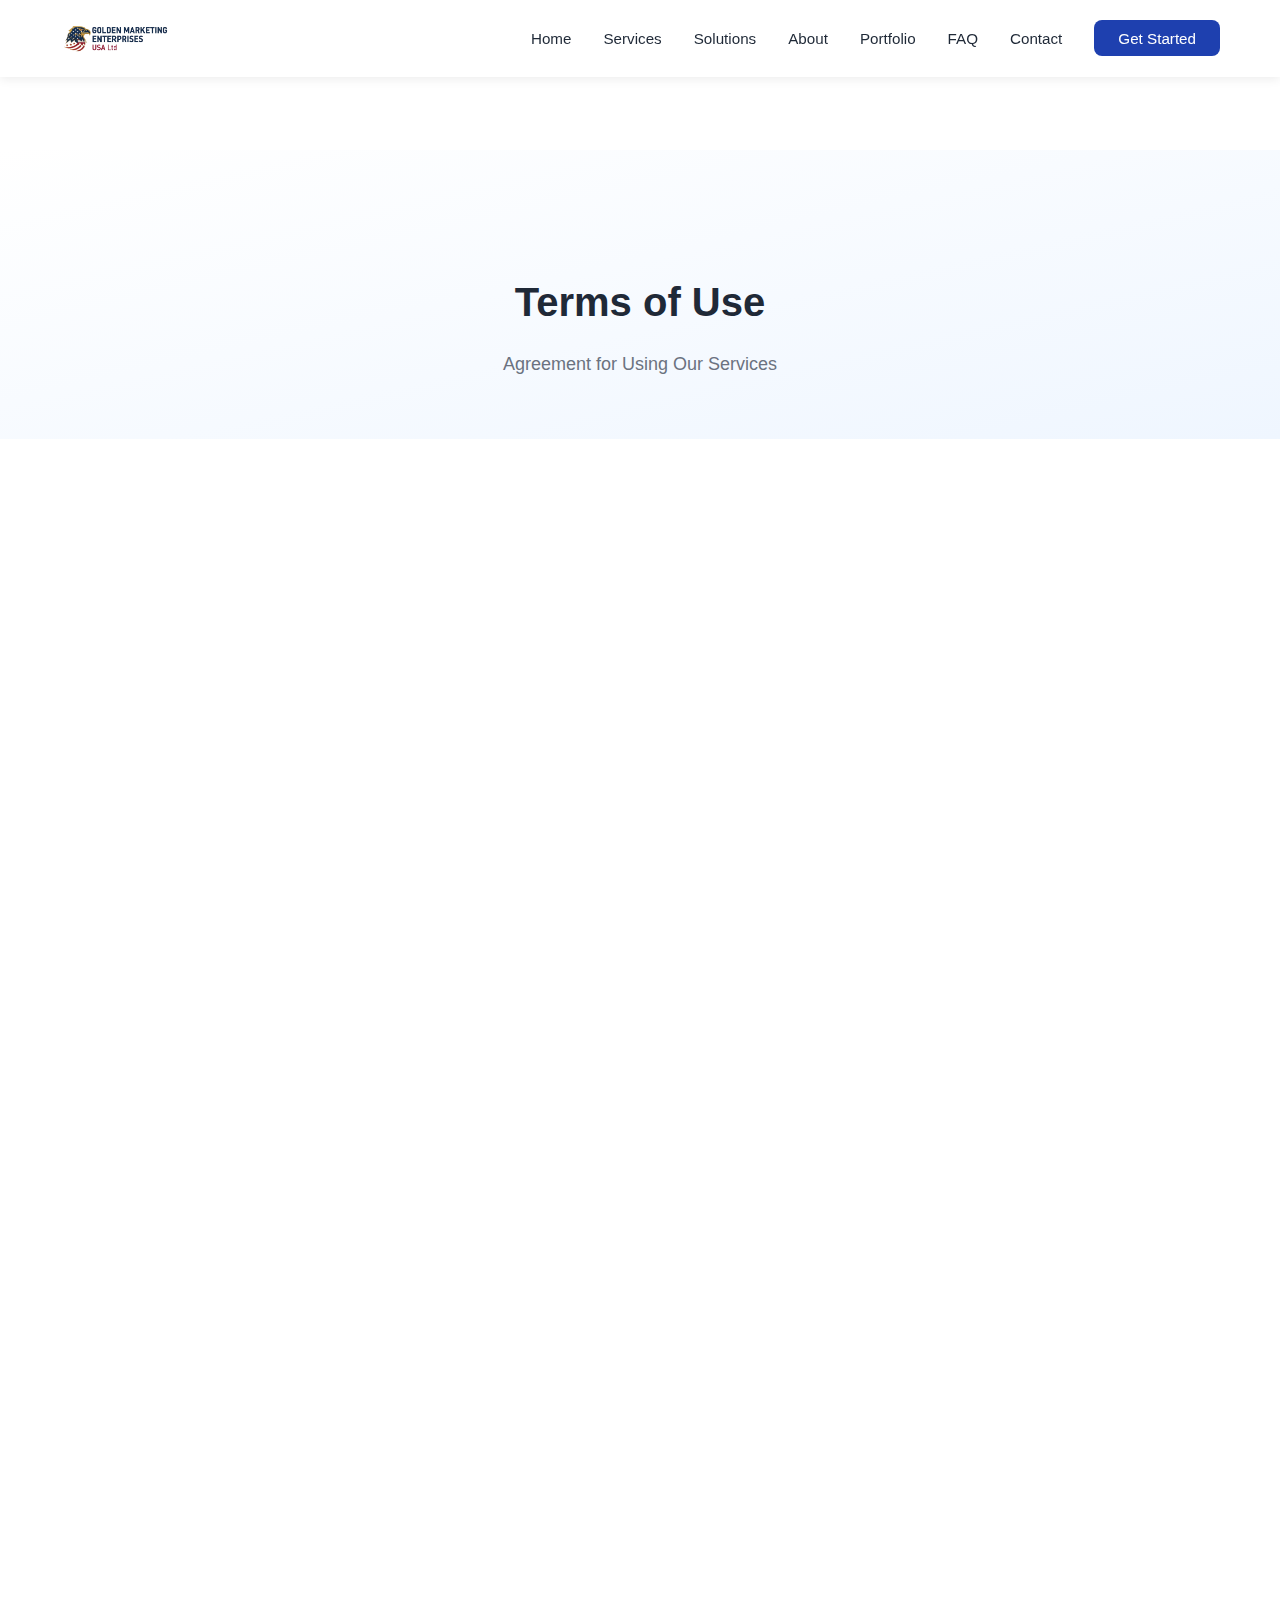
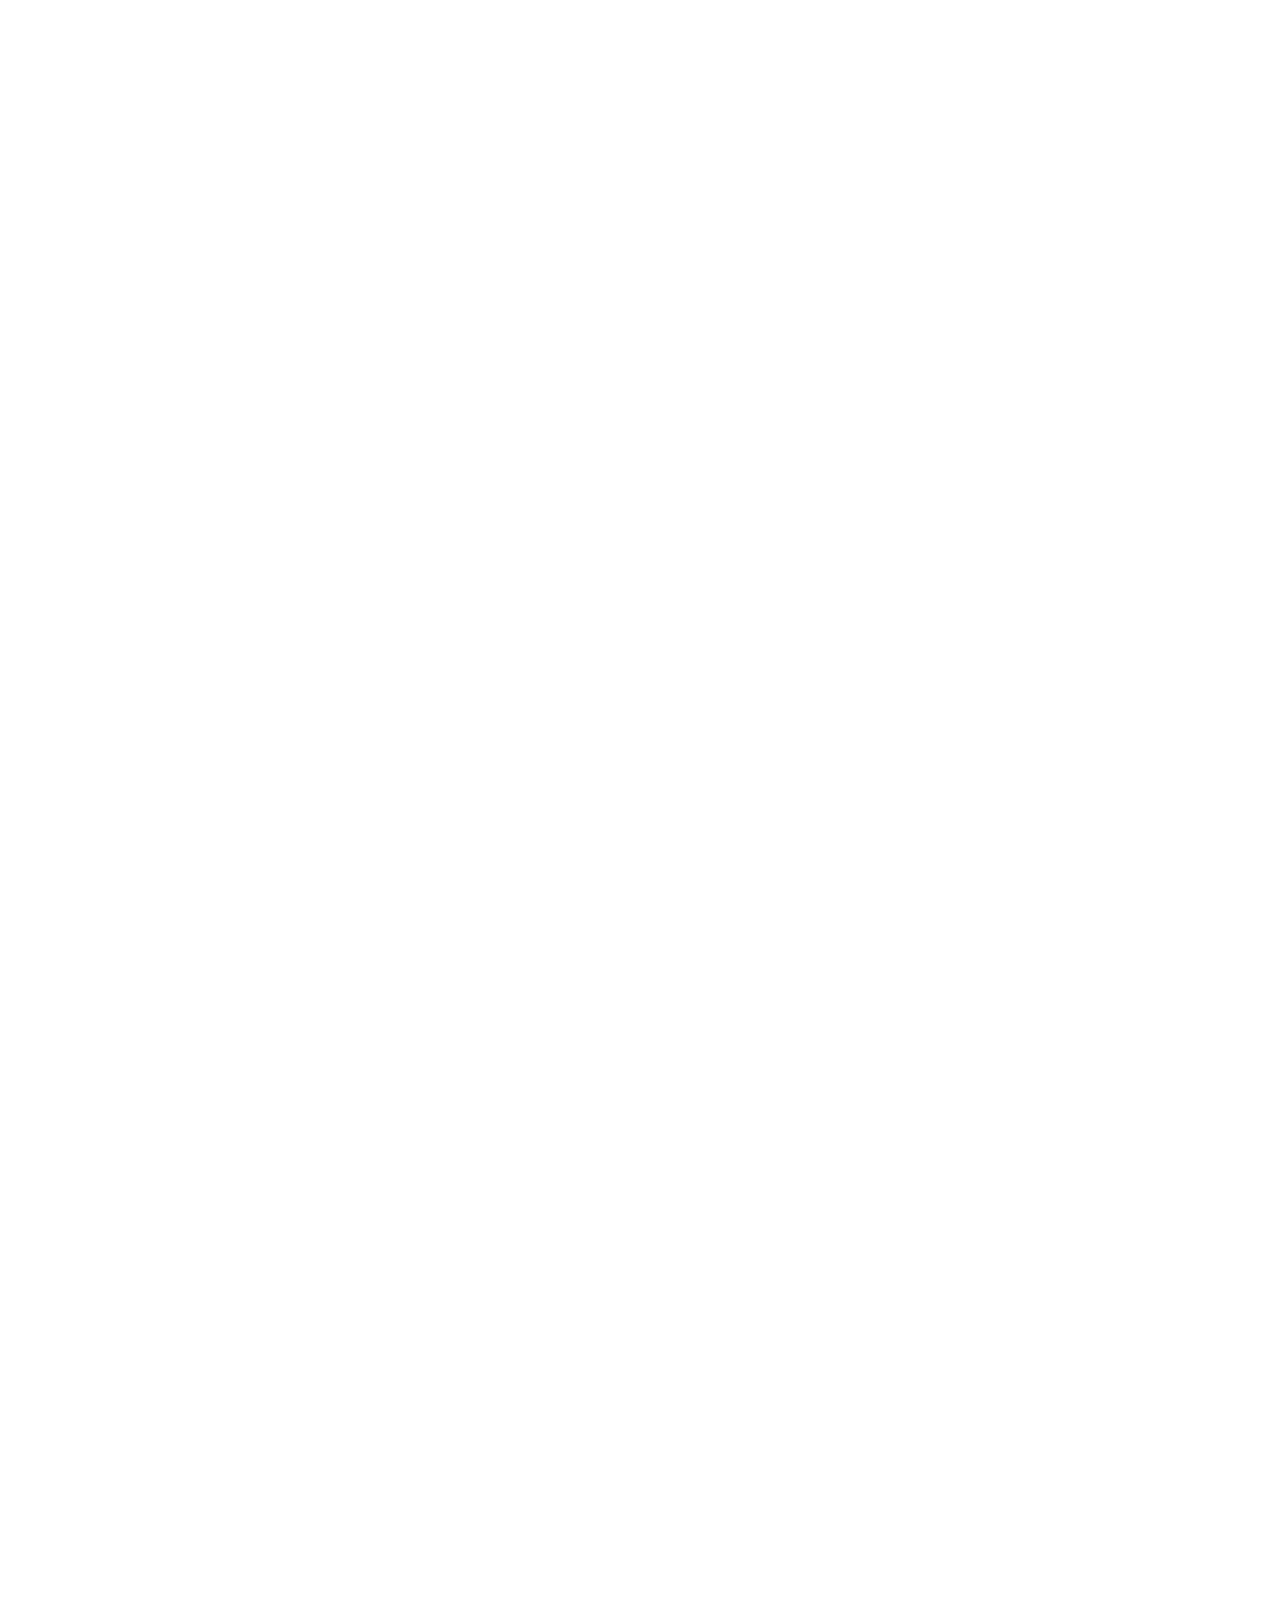
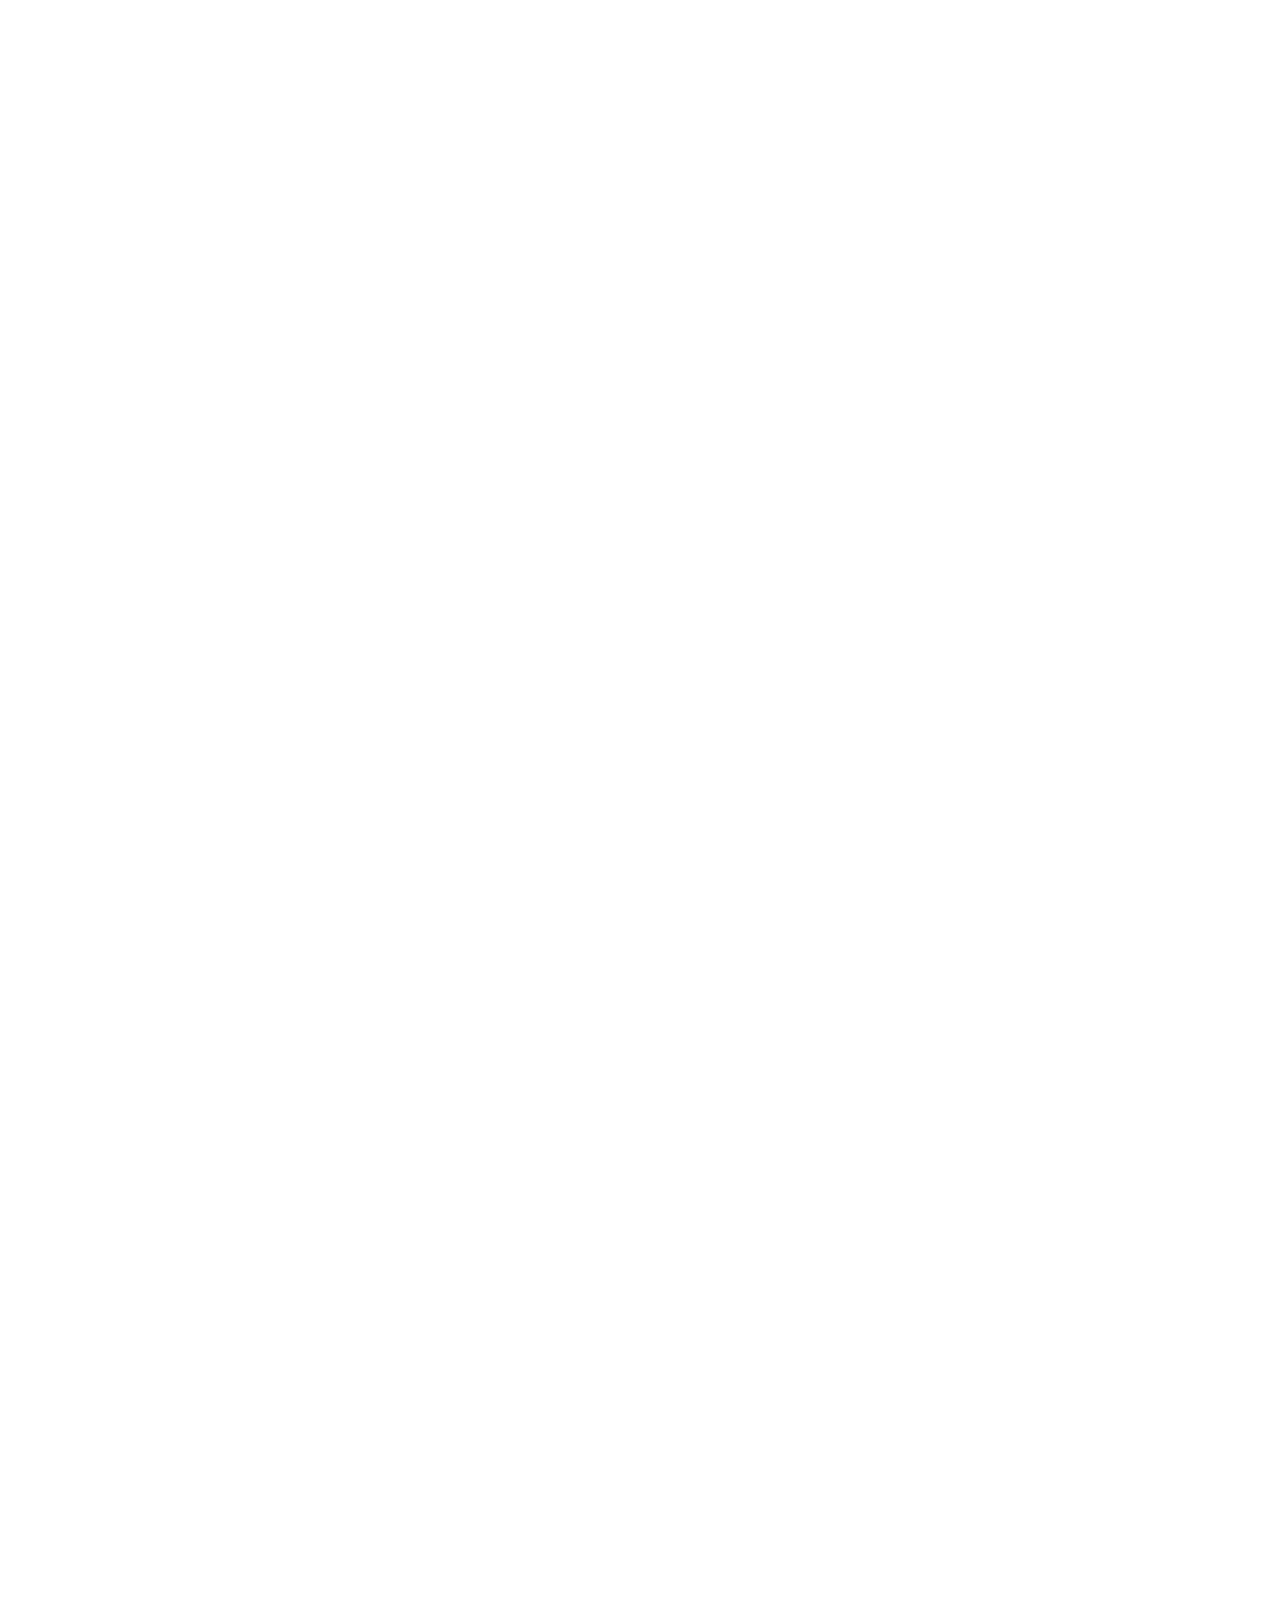
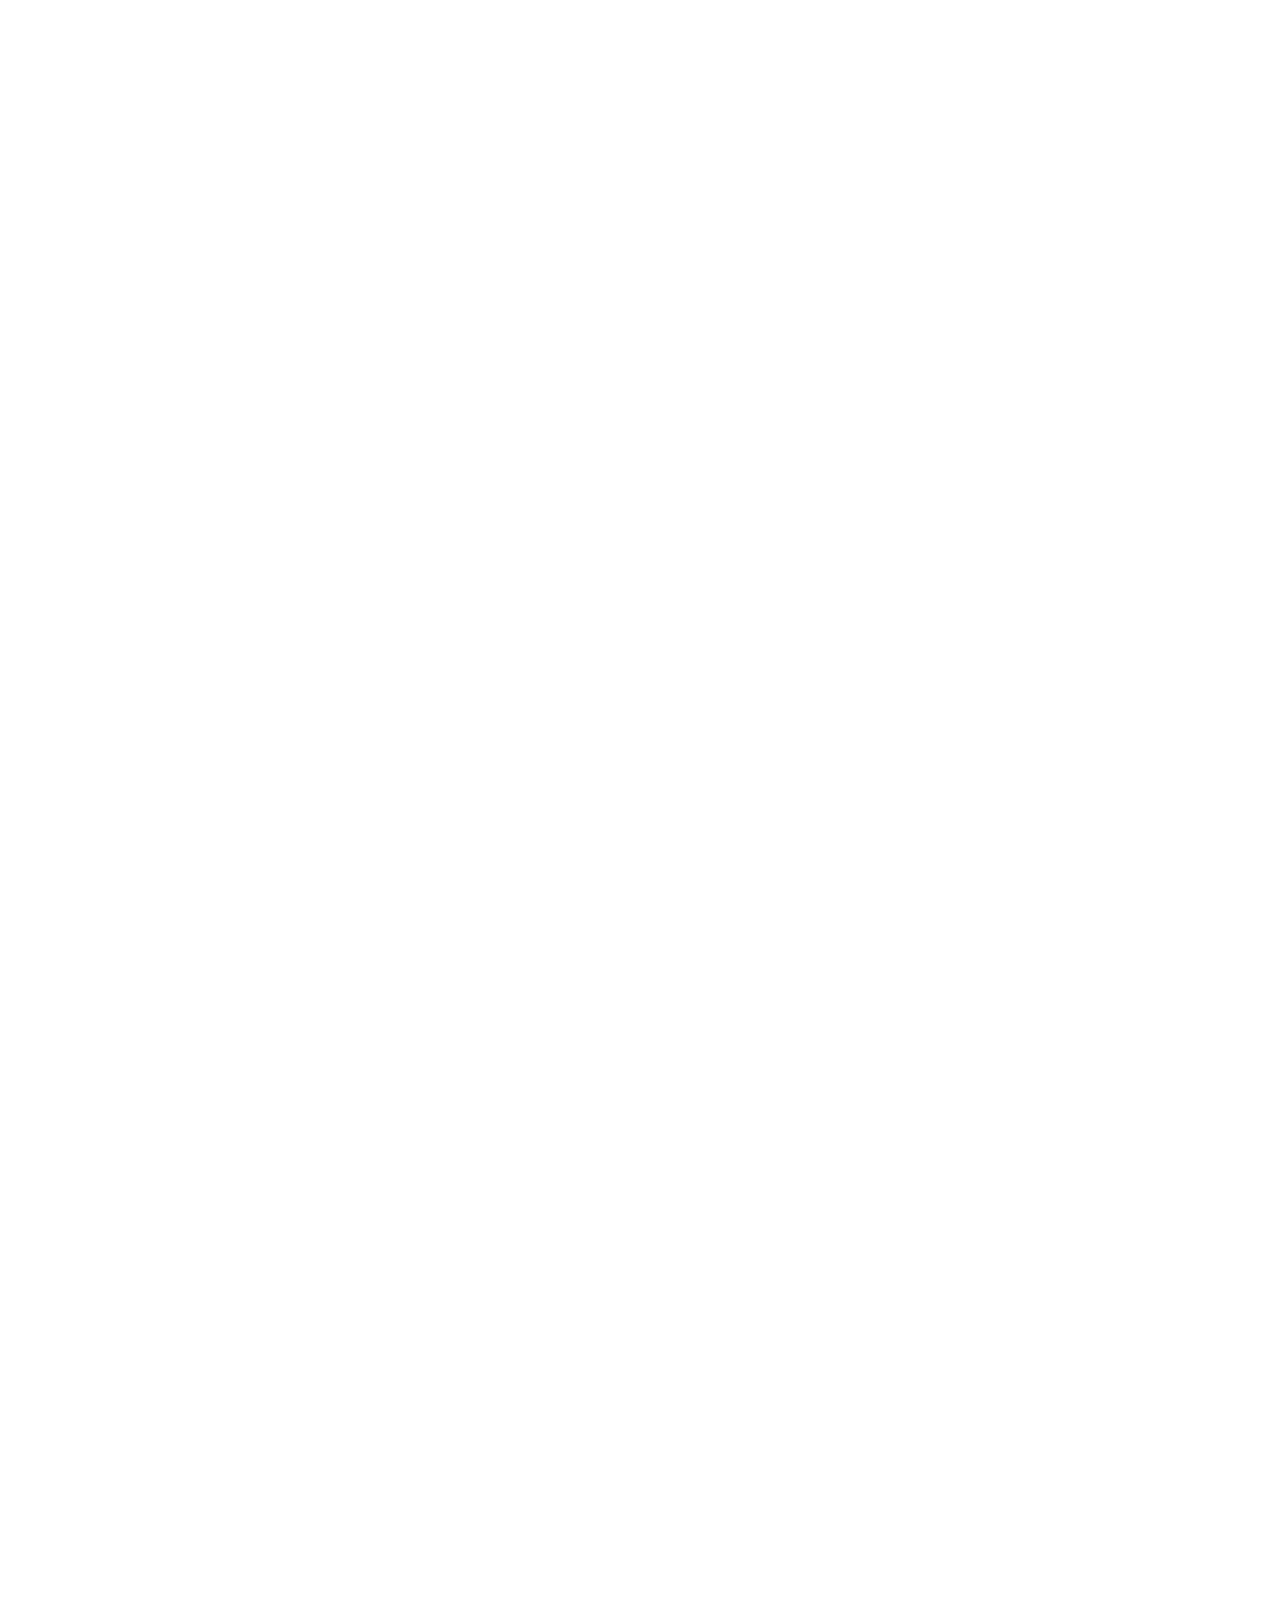
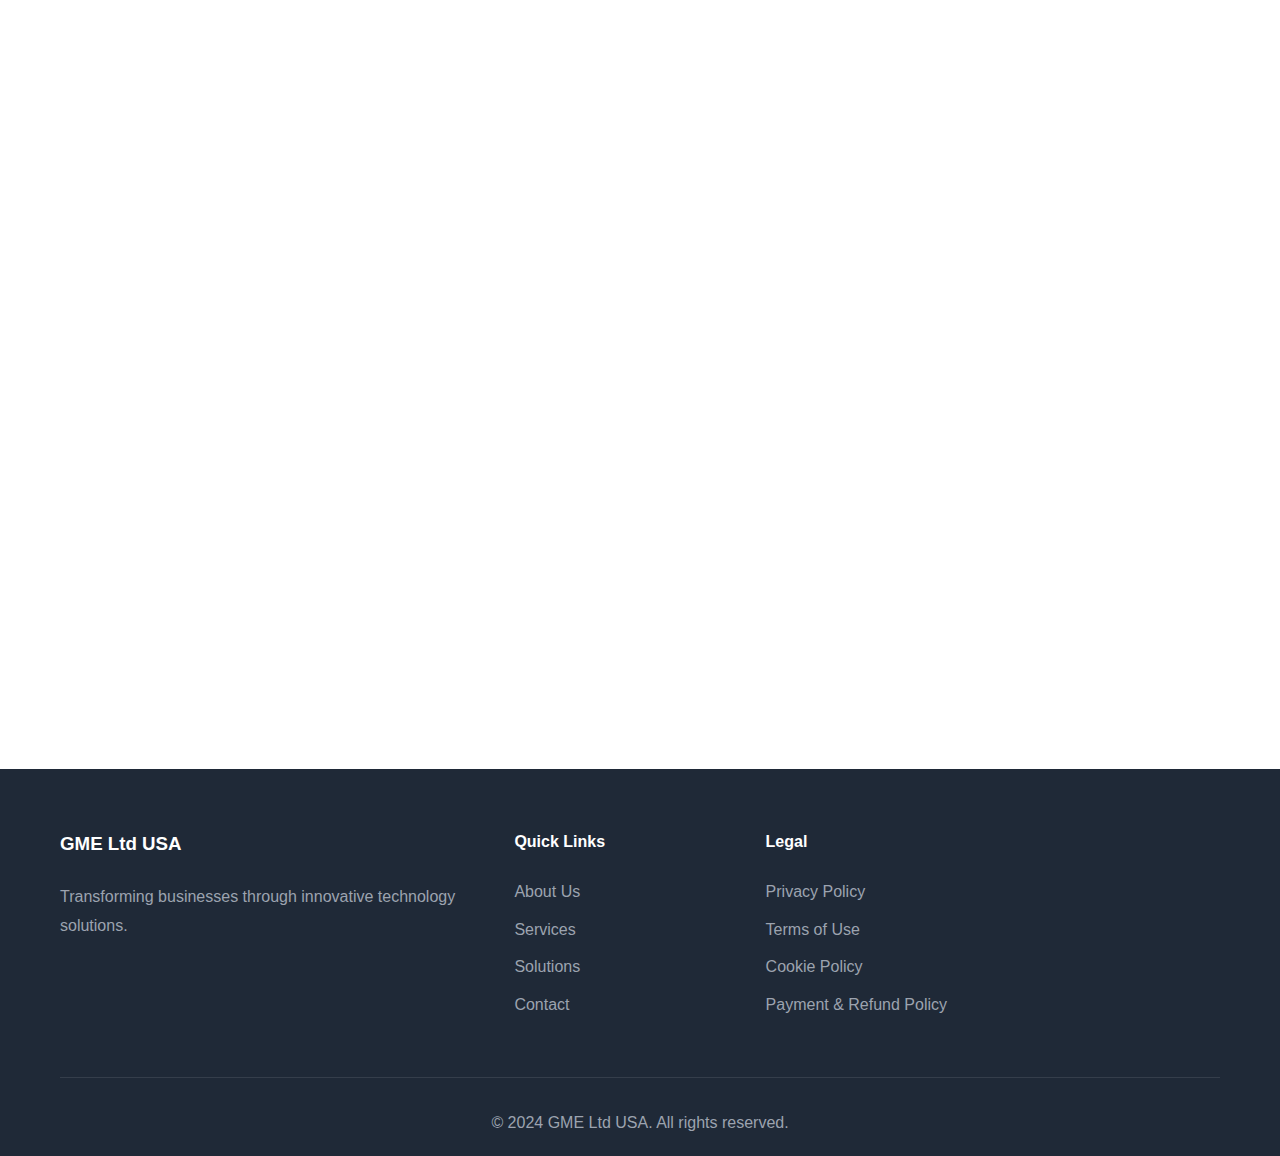
<file: terms-of-use.html>
<!DOCTYPE html>
<html lang="en">
<head>
    <meta charset="UTF-8">
    <meta name="viewport" content="width=device-width, initial-scale=1.0">
    <title>Terms of Use - GME Ltd USA</title>
    <link rel="stylesheet" href="css/styles.css">
    <link rel="stylesheet" href="https://cdnjs.cloudflare.com/ajax/libs/font-awesome/6.0.0/css/all.min.css">
</head>
<body class="light-nav">
    <nav class="navbar">
        <div class="container">
            <div class="nav-wrapper">
                <div class="logo">
                    <img src="images/logo.png" alt="Golden Marketing Enterprises USA Ltd" class="logo-image">
                </div>
                <ul class="nav-menu">
                    <li><a href="index.html" class="nav-link">Home</a></li>
                    <li><a href="services.html" class="nav-link">Services</a></li>
                    <li><a href="solutions.html" class="nav-link">Solutions</a></li>
                    <li><a href="about.html" class="nav-link">About</a></li>
                    <li><a href="portfolio.html" class="nav-link">Portfolio</a></li>
                    <li><a href="faq.html" class="nav-link">FAQ</a></li>
                    <li><a href="contact.html" class="nav-link">Contact</a></li>
                    <li><a href="contact.html" class="nav-link cta-button">Get Started</a></li>
                </ul>
                <div class="hamburger">
                    <span></span>
                    <span></span>
                    <span></span>
                </div>
            </div>
        </div>
    </nav>

    <main>
        <section class="page-header">
            <div class="container">
                <h1>Terms of Use</h1>
                <p class="subtitle">Agreement for Using Our Services</p>
            </div>
        </section>

        <section class="policy-content">
            <div class="container">
                <div class="policy-date">
                    <p><strong>Effective Date:</strong> January 1, 2024</p>
                    <p><strong>Last Updated:</strong> January 1, 2024</p>
                </div>

                <div class="policy-section">
                    <h2>1. Agreement to Terms</h2>
                    <p>These Terms of Use ("Terms") constitute a legally binding agreement between you and GME Ltd USA ("Company," "we," "us," or "our") concerning your access to and use of the gmeltdus.com website and any other media form, media channel, mobile website, or mobile application related, linked, or otherwise connected thereto.</p>
                    <p>By accessing or using our services, you agree to be bound by these Terms. If you disagree with any part of these terms, then you may not access our services.</p>
                </div>

                <div class="policy-section">
                    <h2>2. Intellectual Property Rights</h2>
                    <h3>2.1 Our Intellectual Property</h3>
                    <p>The Service and its original content, features, and functionality are and will remain the exclusive property of GME Ltd USA and its licensors. The Service is protected by copyright, trademark, and other laws. Our trademarks and trade dress may not be used in connection with any product or service without our prior written consent.</p>

                    <h3>2.2 Your License to Use</h3>
                    <p>Subject to these Terms, we grant you a limited, non-exclusive, non-transferable, revocable license to access and use our services for your business purposes.</p>

                    <h3>2.3 Restrictions</h3>
                    <p>You agree not to:</p>
                    <ul>
                        <li>Copy, modify, or distribute our content without permission</li>
                        <li>Use our services for any illegal or unauthorized purpose</li>
                        <li>Attempt to bypass any security measures</li>
                        <li>Interfere with or disrupt the services or servers</li>
                        <li>Use automated systems or software to extract data</li>
                        <li>Impersonate another person or entity</li>
                        <li>Sell, resell, or commercially exploit our services</li>
                    </ul>
                </div>

                <div class="policy-section">
                    <h2>3. User Representations</h2>
                    <p>By using our services, you represent and warrant that:</p>
                    <ul>
                        <li>You have the legal capacity to enter into these Terms</li>
                        <li>You are not a minor in the jurisdiction in which you reside</li>
                        <li>You will not access the services through automated means</li>
                        <li>You will not use the services for any illegal or unauthorized purpose</li>
                        <li>Your use will not violate any applicable law or regulation</li>
                        <li>All information you provide is accurate, current, and complete</li>
                    </ul>
                </div>

                <div class="policy-section">
                    <h2>4. Services and Pricing</h2>
                    <h3>4.1 Service Description</h3>
                    <p>GME Ltd USA provides technology consulting, software development, cloud solutions, and related professional services as described on our website and in service agreements.</p>

                    <h3>4.2 Pricing and Payment</h3>
                    <p>Prices for our services are as quoted in proposals or service agreements. All prices are in US Dollars unless otherwise specified. Payment terms are Net 30 unless otherwise agreed in writing.</p>

                    <h3>4.3 Service Level Agreements</h3>
                    <p>Specific service level agreements (SLAs) will be defined in individual service contracts. Standard support hours are Monday through Friday, 9:00 AM to 6:00 PM EST, excluding holidays.</p>
                </div>

                <div class="policy-section">
                    <h2>5. Prohibited Activities</h2>
                    <p>You may not access or use the services for any purpose other than that for which we make the services available. The services may not be used in connection with any commercial endeavors except those specifically endorsed or approved by us.</p>
                    <p>Prohibited activities include but are not limited to:</p>
                    <ul>
                        <li>Systematic retrieval of data to create a collection or database</li>
                        <li>Circumventing security-related features of the services</li>
                        <li>Engaging in unauthorized framing or linking to the services</li>
                        <li>Tricking, defrauding, or misleading us or other users</li>
                        <li>Engaging in any automated use of the system</li>
                        <li>Interfering with the proper working of the services</li>
                        <li>Using the services to compete with us</li>
                        <li>Deciphering, decompiling, or reverse engineering any software</li>
                        <li>Harassing, annoying, or intimidating other users</li>
                        <li>Using the services for unauthorized advertising or spam</li>
                    </ul>
                </div>

                <div class="policy-section">
                    <h2>6. User Generated Content</h2>
                    <h3>6.1 Responsibility</h3>
                    <p>You are solely responsible for any content you submit, upload, or display through our services. You retain ownership of your content but grant us a license to use it as necessary to provide our services.</p>

                    <h3>6.2 License Grant</h3>
                    <p>By submitting content, you grant us a worldwide, non-exclusive, royalty-free license to use, reproduce, modify, and distribute your content solely for the purpose of providing and improving our services.</p>

                    <h3>6.3 Prohibited Content</h3>
                    <p>You agree not to submit content that:</p>
                    <ul>
                        <li>Is unlawful, harmful, threatening, abusive, or defamatory</li>
                        <li>Violates any intellectual property rights</li>
                        <li>Contains viruses or malicious code</li>
                        <li>Is false, misleading, or fraudulent</li>
                        <li>Violates privacy rights of others</li>
                    </ul>
                </div>

                <div class="policy-section">
                    <h2>7. Privacy Policy</h2>
                    <p>Your use of our services is also governed by our <a href="privacy-policy.html">Privacy Policy</a>, which is incorporated into these Terms by reference. Please review our Privacy Policy to understand our practices.</p>
                </div>

                <div class="policy-section">
                    <h2>8. Termination</h2>
                    <p>We may terminate or suspend your access immediately, without prior notice or liability, for any reason whatsoever, including without limitation if you breach the Terms.</p>
                    <p>Upon termination, your right to use the services will cease immediately. All provisions of the Terms which by their nature should survive termination shall survive termination.</p>
                </div>

                <div class="policy-section">
                    <h2>9. Disclaimer of Warranties</h2>
                    <p>THE SERVICES ARE PROVIDED "AS IS" AND "AS AVAILABLE" WITHOUT ANY WARRANTIES OF ANY KIND, EITHER EXPRESS OR IMPLIED. WE DISCLAIM ALL WARRANTIES, INCLUDING BUT NOT LIMITED TO:</p>
                    <ul>
                        <li>IMPLIED WARRANTIES OF MERCHANTABILITY</li>
                        <li>FITNESS FOR A PARTICULAR PURPOSE</li>
                        <li>NON-INFRINGEMENT</li>
                        <li>COURSE OF PERFORMANCE</li>
                    </ul>
                    <p>We do not warrant that the services will be uninterrupted, secure, or error-free, that defects will be corrected, or that the services are free of viruses or other harmful components.</p>
                </div>

                <div class="policy-section">
                    <h2>10. Limitation of Liability</h2>
                    <p>TO THE MAXIMUM EXTENT PERMITTED BY LAW, IN NO EVENT SHALL GME LTD USA, ITS OFFICERS, DIRECTORS, EMPLOYEES, OR AGENTS BE LIABLE FOR ANY INDIRECT, INCIDENTAL, SPECIAL, CONSEQUENTIAL, OR PUNITIVE DAMAGES, INCLUDING WITHOUT LIMITATION:</p>
                    <ul>
                        <li>Loss of profits, data, use, or goodwill</li>
                        <li>Service interruption or computer damage</li>
                        <li>Cost of substitute services</li>
                        <li>Any damages resulting from use or inability to use our services</li>
                    </ul>
                    <p>OUR TOTAL LIABILITY SHALL NOT EXCEED THE AMOUNT PAID BY YOU, IF ANY, FOR ACCESSING OR USING THE SERVICES IN THE SIX MONTHS PRECEDING THE CLAIM.</p>
                </div>

                <div class="policy-section">
                    <h2>11. Indemnification</h2>
                    <p>You agree to defend, indemnify, and hold harmless GME Ltd USA and its licensees, employees, contractors, agents, officers, and directors from and against any claims, damages, obligations, losses, liabilities, costs, or debt arising from:</p>
                    <ul>
                        <li>Your use of and access to the services</li>
                        <li>Your violation of these Terms</li>
                        <li>Your violation of any third-party rights</li>
                        <li>Any content you submit through our services</li>
                    </ul>
                </div>

                <div class="policy-section">
                    <h2>12. Governing Law and Jurisdiction</h2>
                    <p>These Terms shall be governed by and construed in accordance with the laws of the State of New York, without regard to its conflict of law provisions.</p>
                    <p>Any legal action or proceeding arising under these Terms will be brought exclusively in the federal or state courts located in Nassau County, New York, and you hereby consent to personal jurisdiction and venue therein.</p>
                </div>

                <div class="policy-section">
                    <h2>13. Dispute Resolution</h2>
                    <h3>13.1 Informal Resolution</h3>
                    <p>We prefer to address your concerns without a formal legal case. Before filing a claim against GME Ltd USA, you agree to try to resolve the dispute informally by contacting us.</p>

                    <h3>13.2 Binding Arbitration</h3>
                    <p>If we cannot resolve the dispute informally, any dispute arising from these Terms shall be resolved through binding arbitration in accordance with the rules of the American Arbitration Association.</p>

                    <h3>13.3 Class Action Waiver</h3>
                    <p>You agree that any dispute resolution proceedings will be conducted only on an individual basis and not in a class, consolidated, or representative action.</p>
                </div>

                <div class="policy-section">
                    <h2>14. Severability</h2>
                    <p>If any provision of these Terms is held to be unenforceable or invalid, such provision will be changed and interpreted to accomplish the objectives of such provision to the greatest extent possible under applicable law, and the remaining provisions will continue in full force and effect.</p>
                </div>

                <div class="policy-section">
                    <h2>15. Waiver</h2>
                    <p>No waiver by the Company of any term or condition set out in these Terms shall be deemed a further or continuing waiver of such term or condition or a waiver of any other term or condition.</p>
                </div>

                <div class="policy-section">
                    <h2>16. Entire Agreement</h2>
                    <p>These Terms, together with our Privacy Policy and any other legal notices published by us on the services, constitute the entire agreement between you and GME Ltd USA regarding the use of the services.</p>
                </div>

                <div class="policy-section">
                    <h2>17. Changes to Terms</h2>
                    <p>We reserve the right to modify or replace these Terms at any time. If a revision is material, we will provide at least 30 days' notice prior to any new terms taking effect.</p>
                    <p>By continuing to access or use our services after revisions become effective, you agree to be bound by the revised terms.</p>
                </div>

                <div class="policy-section">
                    <h2>18. Contact Information</h2>
                    <p>Questions about these Terms should be sent to us at:</p>
                    <div class="contact-info">
                        <p><strong>GME Ltd USA</strong></p>
                        <p>Email: support@gmeltdus.com</p>
                        <p>Phone: +1 (201) 554-1283</p>
                        <p>Address: 543 Newbridge Road, East Meadow, NY 11554, USA</p>
                    </div>
                </div>
            </div>
        </section>
    </main>

    <footer class="footer">
        <div class="container">
            <div class="footer-content">
                <div class="footer-section">
                    <h3>GME Ltd USA</h3>
                    <p>Transforming businesses through innovative technology solutions.</p>
                </div>
                <div class="footer-section">
                    <h4>Quick Links</h4>
                    <ul>
                        <li><a href="about.html">About Us</a></li>
                        <li><a href="services.html">Services</a></li>
                        <li><a href="solutions.html">Solutions</a></li>
                        <li><a href="index.html#contact">Contact</a></li>
                    </ul>
                </div>
                <div class="footer-section">
                    <h4>Legal</h4>
                    <ul>
                        <li><a href="privacy-policy.html">Privacy Policy</a></li>
                        <li><a href="terms-of-use.html">Terms of Use</a></li>
                        <li><a href="cookie-policy.html">Cookie Policy</a></li>
                        <li><a href="payment-policy.html">Payment & Refund Policy</a></li>
                    </ul>
                </div>
                <div class="footer-section">
                </div>
            </div>
            <div class="footer-bottom">
                <p>&copy; 2024 GME Ltd USA. All rights reserved.</p>
            </div>
        </div>
    </footer>

    <script src="js/main.js"></script>
</body>
</html>
</file>
<file: css/styles.css>
* {
    margin: 0;
    padding: 0;
    box-sizing: border-box;
}

:root {
    --primary-color: #1e40af;
    --primary-dark: #1e3a8a;
    --secondary-color: #10b981;
    --text-dark: #1f2937;
    --text-light: #6b7280;
    --bg-light: #f9fafb;
    --bg-white: #ffffff;
    --border-color: #e5e7eb;
    --shadow-sm: 0 1px 2px 0 rgba(0, 0, 0, 0.05);
    --shadow-md: 0 4px 6px -1px rgba(0, 0, 0, 0.1);
    --shadow-lg: 0 10px 15px -3px rgba(0, 0, 0, 0.1);
    --shadow-xl: 0 20px 25px -5px rgba(0, 0, 0, 0.1);
}

body {
    font-family: 'Inter', -apple-system, BlinkMacSystemFont, sans-serif;
    line-height: 1.6;
    color: var(--text-dark);
    background-color: var(--bg-white);
}

.container {
    max-width: 1200px;
    margin: 0 auto;
    padding: 0 20px;
}

/* Navigation */
.navbar {
    background: white;
    box-shadow: 0 2px 10px rgba(0,0,0,0.08);
    position: fixed;
    width: 100%;
    top: 0;
    z-index: 1000;
    transition: all 0.3s ease;
}

.nav-wrapper {
    display: flex;
    justify-content: space-between;
    align-items: center;
    padding: 1rem 0;
}

.logo {
    display: flex;
    align-items: center;
}

.logo-text {
    font-size: 1.5rem;
    font-weight: 700;
    color: var(--primary-color);
    letter-spacing: -0.5px;
}

.logo-image {
    height: 45px;
    width: auto;
    display: block;
    object-fit: contain;
}

.nav-menu {
    display: flex;
    list-style: none;
    gap: 2rem;
    align-items: center;
}

.nav-link {
    text-decoration: none;
    color: var(--text-dark);
    font-weight: 500;
    transition: color 0.3s ease;
    font-size: 0.95rem;
}

.nav-link:hover {
    color: var(--primary-color);
}

.nav-link.cta-button {
    background: var(--primary-color);
    color: white;
    padding: 0.6rem 1.5rem;
    border-radius: 8px;
    transition: all 0.3s ease;
}

.nav-link.cta-button:hover {
    background: var(--primary-dark);
    transform: translateY(-1px);
    box-shadow: var(--shadow-md);
}

.hamburger {
    display: none;
    flex-direction: column;
    cursor: pointer;
}

.hamburger span {
    width: 25px;
    height: 3px;
    background: var(--text-dark);
    margin: 3px 0;
    transition: 0.3s;
    border-radius: 3px;
}

/* Hero Section */
.hero {
    margin-top: 150px;
    padding: 80px 0;
    background: linear-gradient(135deg, #667eea 0%, #764ba2 100%);
    background: linear-gradient(to bottom right, var(--bg-white), #eff6ff);
    min-height: 600px;
    display: flex;
    align-items: center;
}

.hero-content {
    text-align: center;
    margin-bottom: 4rem;
}

.hero-title {
    font-size: 3.5rem;
    font-weight: 700;
    color: var(--text-dark);
    margin-bottom: 1.5rem;
    line-height: 1.2;
    letter-spacing: -1px;
}

.hero-subtitle {
    font-size: 1.25rem;
    color: var(--text-light);
    margin-bottom: 2.5rem;
    max-width: 600px;
    margin-left: auto;
    margin-right: auto;
}

.hero-buttons {
    display: flex;
    gap: 1rem;
    justify-content: center;
    flex-wrap: wrap;
}

.btn {
    padding: 0.875rem 2rem;
    border-radius: 8px;
    text-decoration: none;
    font-weight: 600;
    transition: all 0.3s ease;
    display: inline-block;
    border: none;
    cursor: pointer;
    font-size: 1rem;
}

.btn-primary {
    background: var(--primary-color);
    color: white;
    box-shadow: var(--shadow-md);
}

.btn-primary:hover {
    background: var(--primary-dark);
    transform: translateY(-2px);
    box-shadow: var(--shadow-lg);
}

.btn-secondary {
    background: var(--bg-white);
    color: var(--primary-color);
    border: 2px solid var(--primary-color);
}

.btn-secondary:hover {
    background: var(--primary-color);
    color: white;
    transform: translateY(-2px);
}

.hero-stats {
    display: grid;
    grid-template-columns: repeat(auto-fit, minmax(150px, 1fr));
    gap: 2rem;
    max-width: 600px;
    margin: 0 auto;
}

.stat {
    text-align: center;
    padding: 1.5rem;
    background: var(--bg-white);
    border-radius: 12px;
    box-shadow: var(--shadow-md);
}

.stat-number {
    display: block;
    font-size: 2.5rem;
    font-weight: 700;
    color: var(--primary-color);
    margin-bottom: 0.5rem;
}

.stat-label {
    color: var(--text-light);
    font-size: 0.875rem;
    text-transform: uppercase;
    letter-spacing: 0.5px;
}

/* Section Headers */
.section-header {
    text-align: center;
    margin-bottom: 4rem;
}

.section-title {
    font-size: 2.5rem;
    font-weight: 700;
    color: var(--text-dark);
    margin-bottom: 1rem;
    letter-spacing: -0.5px;
}

.section-subtitle {
    font-size: 1.125rem;
    color: var(--text-light);
    max-width: 600px;
    margin: 0 auto;
}

/* Services Section */
.services {
    padding: 80px 0;
    background: var(--bg-light);
}

.services-grid {
    display: grid;
    grid-template-columns: repeat(auto-fit, minmax(350px, 1fr));
    gap: 2rem;
}

.service-card {
    background: var(--bg-white);
    padding: 2.5rem;
    border-radius: 12px;
    box-shadow: var(--shadow-sm);
    transition: all 0.3s ease;
    border: 1px solid var(--border-color);
}

.service-card:hover {
    transform: translateY(-5px);
    box-shadow: var(--shadow-xl);
    border-color: var(--primary-color);
}

.service-icon {
    color: var(--primary-color);
    margin-bottom: 1.5rem;
}

.service-title {
    font-size: 1.375rem;
    font-weight: 600;
    color: var(--text-dark);
    margin-bottom: 1rem;
}

.service-desc {
    color: var(--text-light);
    line-height: 1.8;
}

/* Solutions Section */
.solutions {
    padding: 80px 0;
    background: var(--bg-white);
}

.solutions-content {
    display: grid;
    grid-template-columns: 1fr 1fr;
    gap: 4rem;
    align-items: start;
}

.solutions-text h3,
.solutions-features h3 {
    font-size: 1.5rem;
    font-weight: 600;
    color: var(--text-dark);
    margin-bottom: 1.5rem;
}

.solutions-list {
    list-style: none;
    space-y: 1rem;
}

.solutions-list li {
    padding: 0.75rem 0;
    color: var(--text-dark);
    border-bottom: 1px solid var(--border-color);
    transition: all 0.3s ease;
}

.solutions-list li:hover {
    color: var(--primary-color);
    padding-left: 0.5rem;
}

.feature-item {
    display: flex;
    align-items: center;
    gap: 1rem;
    padding: 0.75rem 0;
}

.feature-check {
    color: var(--secondary-color);
    font-size: 1.25rem;
    font-weight: 700;
}

/* About Section */
.about {
    padding: 80px 0;
    background: var(--bg-light);
}

.about-content {
    display: grid;
    grid-template-columns: 1fr 1fr;
    gap: 4rem;
    align-items: start;
}

.about-text p {
    color: var(--text-light);
    line-height: 1.8;
    margin-bottom: 1.5rem;
    font-size: 1.05rem;
}

.about-values h3 {
    font-size: 1.5rem;
    font-weight: 600;
    color: var(--text-dark);
    margin-bottom: 2rem;
}

.value-item {
    margin-bottom: 2rem;
    padding: 1.5rem;
    background: var(--bg-white);
    border-radius: 8px;
    border-left: 4px solid var(--primary-color);
}

.value-item h4 {
    font-size: 1.125rem;
    font-weight: 600;
    color: var(--text-dark);
    margin-bottom: 0.5rem;
}

.value-item p {
    color: var(--text-light);
    line-height: 1.6;
}

/* Contact Section */
.contact {
    padding: 80px 0;
    background: var(--bg-white);
}

.contact-content {
    display: grid;
    grid-template-columns: 2fr 1fr;
    gap: 4rem;
}

.contact-form {
    background: var(--bg-light);
    padding: 3rem;
    border-radius: 12px;
}

.form-group {
    margin-bottom: 1.5rem;
}

.form-group input,
.form-group select,
.form-group textarea {
    width: 100%;
    padding: 0.875rem;
    border: 1px solid var(--border-color);
    border-radius: 8px;
    font-size: 1rem;
    font-family: inherit;
    transition: all 0.3s ease;
    background: var(--bg-white);
}

.form-group input:focus,
.form-group select:focus,
.form-group textarea:focus {
    outline: none;
    border-color: var(--primary-color);
    box-shadow: 0 0 0 3px rgba(30, 64, 175, 0.1);
}

.contact-info {
    padding: 2rem 0;
}

.info-item {
    margin-bottom: 2rem;
    display: flex;
    gap: 1rem;
    align-items: start;
}

.info-item svg {
    color: var(--primary-color);
    flex-shrink: 0;
    margin-top: 0.25rem;
}

.info-item strong {
    display: block;
    color: var(--text-dark);
    margin-bottom: 0.5rem;
}

.info-item p {
    color: var(--text-light);
    line-height: 1.6;
}

/* Footer */
.footer {
    background: var(--text-dark);
    color: white;
    padding: 60px 0 20px;
}

.footer-content {
    display: grid;
    grid-template-columns: 2fr 1fr 1fr 1fr;
    gap: 3rem;
    margin-bottom: 3rem;
}

.footer-section h3,
.footer-section h4 {
    margin-bottom: 1.5rem;
    font-weight: 600;
}

.footer-section p {
    color: #9ca3af;
    line-height: 1.8;
}

.footer-section ul {
    list-style: none;
}

.footer-section ul li {
    margin-bottom: 0.75rem;
}

.footer-section a {
    color: #9ca3af;
    text-decoration: none;
    transition: color 0.3s ease;
}

.footer-section a:hover {
    color: white;
}

.social-links {
    display: flex;
    gap: 1rem;
}

.social-links a {
    display: flex;
    align-items: center;
    justify-content: center;
    width: 40px;
    height: 40px;
    background: rgba(255, 255, 255, 0.1);
    border-radius: 8px;
    transition: all 0.3s ease;
}

.social-links a:hover {
    background: var(--primary-color);
    transform: translateY(-3px);
}

.footer-bottom {
    padding-top: 2rem;
    border-top: 1px solid rgba(255, 255, 255, 0.1);
    text-align: center;
    color: #9ca3af;
}

/* Page Header for inner pages */
.page-header {
    background: linear-gradient(to bottom right, var(--bg-white), #eff6ff);
    padding: 120px 0 60px;
    margin-top: 150px;
    text-align: center;
}

.page-header h1 {
    font-size: 2.5rem;
    font-weight: 700;
    color: var(--text-dark);
    margin-bottom: 1rem;
}

.page-header p {
    font-size: 1.125rem;
    color: var(--text-light);
}

/* Active navigation state */
.nav-link.active {
    color: var(--primary-color);
    font-weight: 600;
}

/* Detailed Services Page */
.detailed-services {
    padding: 80px 0;
}

.service-detail {
    margin-bottom: 4rem;
    background: var(--bg-white);
    border-radius: 12px;
    overflow: hidden;
    box-shadow: var(--shadow-md);
}

.service-detail-header {
    background: linear-gradient(135deg, var(--primary-color), var(--primary-dark));
    color: white;
    padding: 2rem;
    display: flex;
    justify-content: space-between;
    align-items: center;
}

.service-detail-header h2 {
    margin: 0;
    font-size: 1.875rem;
}

.service-badge {
    background: rgba(255, 255, 255, 0.2);
    padding: 0.5rem 1rem;
    border-radius: 20px;
    font-size: 0.875rem;
    font-weight: 600;
}

.service-detail-content {
    padding: 3rem;
}

.service-detail-text h3 {
    color: var(--text-dark);
    margin-bottom: 1rem;
}

.service-detail-text h4 {
    color: var(--primary-color);
    margin-top: 2rem;
    margin-bottom: 1rem;
}

.service-detail-text ul, .service-detail-text ol {
    margin-left: 2rem;
    line-height: 1.8;
    color: var(--text-light);
}

.service-detail-text li {
    margin-bottom: 0.5rem;
}

.service-metrics {
    display: flex;
    gap: 2rem;
    margin-top: 2rem;
}

.metric {
    text-align: center;
    padding: 1.5rem;
    background: var(--bg-light);
    border-radius: 8px;
    flex: 1;
}

.metric-value {
    display: block;
    font-size: 2rem;
    font-weight: 700;
    color: var(--primary-color);
}

.metric-label {
    color: var(--text-light);
    font-size: 0.875rem;
    text-transform: uppercase;
}

.bpo-services-grid {
    display: grid;
    grid-template-columns: repeat(auto-fit, minmax(250px, 1fr));
    gap: 2rem;
    margin-top: 1.5rem;
}

.bpo-service h5 {
    color: var(--text-dark);
    margin-bottom: 1rem;
}

.bpo-service ul {
    list-style: none;
    margin-left: 0;
}

.bpo-service li::before {
    content: "→";
    color: var(--primary-color);
    margin-right: 0.5rem;
}

/* About Page Styles */
.company-overview {
    padding: 80px 0;
}

.overview-content {
    display: grid;
    grid-template-columns: 2fr 1fr;
    gap: 4rem;
    align-items: start;
}

.overview-text h2 {
    color: var(--text-dark);
    margin-bottom: 1.5rem;
}

.overview-text .lead {
    font-size: 1.25rem;
    color: var(--primary-color);
    font-weight: 500;
    margin-bottom: 1.5rem;
}

.overview-text p {
    color: var(--text-light);
    line-height: 1.8;
    margin-bottom: 1.5rem;
}

.overview-stats {
    display: grid;
    grid-template-columns: repeat(2, 1fr);
    gap: 1.5rem;
}

.stat-card {
    background: var(--bg-white);
    padding: 2rem;
    border-radius: 12px;
    box-shadow: var(--shadow-md);
    text-align: center;
    transition: all 0.3s ease;
}

.stat-card:hover {
    transform: translateY(-5px);
    box-shadow: var(--shadow-xl);
}

.stat-card h3 {
    font-size: 2.5rem;
    color: var(--primary-color);
    margin-bottom: 0.5rem;
}

.stat-card p {
    color: var(--text-light);
    font-size: 0.875rem;
}

.mission-vision {
    padding: 80px 0;
    background: var(--bg-light);
}

.mv-grid {
    display: grid;
    grid-template-columns: repeat(2, 1fr);
    gap: 3rem;
}

.mv-card {
    background: var(--bg-white);
    padding: 3rem;
    border-radius: 12px;
    border-left: 4px solid var(--primary-color);
}

.mv-card h2 {
    color: var(--text-dark);
    margin-bottom: 1.5rem;
}

.mv-card p {
    color: var(--text-light);
    line-height: 1.8;
}

.core-values {
    padding: 80px 0;
}

.values-grid {
    display: grid;
    grid-template-columns: repeat(auto-fit, minmax(350px, 1fr));
    gap: 2rem;
    margin-top: 3rem;
}

.value-card {
    background: var(--bg-white);
    padding: 2.5rem;
    border-radius: 12px;
    box-shadow: var(--shadow-sm);
    transition: all 0.3s ease;
}

.value-card:hover {
    box-shadow: var(--shadow-xl);
    transform: translateY(-5px);
}

.value-icon {
    font-size: 2.5rem;
    margin-bottom: 1rem;
}

.value-card h3 {
    color: var(--text-dark);
    margin-bottom: 1rem;
}

.value-card p {
    color: var(--text-light);
    line-height: 1.8;
}

.leadership {
    padding: 80px 0;
    background: var(--bg-light);
}

.leadership-grid {
    display: grid;
    grid-template-columns: repeat(auto-fit, minmax(300px, 1fr));
    gap: 2rem;
    margin-top: 3rem;
}

.leader-card {
    background: var(--bg-white);
    padding: 2rem;
    border-radius: 12px;
    text-align: center;
}

.leader-card h3 {
    color: var(--text-dark);
    margin-bottom: 0.5rem;
}

.leader-title {
    color: var(--primary-color);
    font-weight: 600;
    margin-bottom: 1rem;
}

.leader-card p {
    color: var(--text-light);
    font-size: 0.875rem;
    line-height: 1.6;
}

.certifications {
    padding: 80px 0;
}

.cert-content {
    display: grid;
    grid-template-columns: repeat(2, 1fr);
    gap: 4rem;
    margin-top: 3rem;
}

.cert-section h3 {
    color: var(--text-dark);
    margin-bottom: 1.5rem;
}

.cert-list, .partner-list {
    list-style: none;
}

.cert-list li, .partner-list li {
    padding: 0.75rem 0;
    border-bottom: 1px solid var(--border-color);
    color: var(--text-light);
}

.cert-list li::before {
    content: "✓";
    color: var(--secondary-color);
    font-weight: 700;
    margin-right: 1rem;
}

.partner-list li::before {
    content: "◆";
    color: var(--primary-color);
    margin-right: 1rem;
}

.global-presence {
    padding: 80px 0;
    background: var(--bg-light);
}

.presence-grid {
    display: grid;
    grid-template-columns: repeat(auto-fit, minmax(250px, 1fr));
    gap: 2rem;
    margin-top: 3rem;
}

.presence-card {
    background: var(--bg-white);
    padding: 2rem;
    border-radius: 12px;
}

.presence-card h3 {
    color: var(--text-dark);
    margin-bottom: 1.5rem;
    padding-bottom: 1rem;
    border-bottom: 2px solid var(--primary-color);
}

.presence-card ul {
    list-style: none;
}

.presence-card li {
    padding: 0.5rem 0;
    color: var(--text-light);
}

.awards {
    padding: 80px 0;
}

.awards-grid {
    display: grid;
    grid-template-columns: repeat(auto-fit, minmax(350px, 1fr));
    gap: 1.5rem;
    margin-top: 3rem;
}

.award-item {
    background: var(--bg-light);
    padding: 1.5rem;
    border-radius: 8px;
    border-left: 4px solid var(--primary-color);
}

.award-item strong {
    color: var(--primary-color);
}

/* Solutions Page Styles */
.industry-solutions {
    padding: 80px 0;
}

.industry-grid {
    display: grid;
    grid-template-columns: repeat(auto-fit, minmax(350px, 1fr));
    gap: 2rem;
    margin-top: 3rem;
}

.industry-card {
    background: var(--bg-white);
    padding: 2.5rem;
    border-radius: 12px;
    box-shadow: var(--shadow-md);
    transition: all 0.3s ease;
}

.industry-card:hover {
    transform: translateY(-5px);
    box-shadow: var(--shadow-xl);
}

.industry-card h3 {
    color: var(--text-dark);
    margin-bottom: 1rem;
}

.industry-card ul {
    margin-top: 1rem;
    margin-left: 1.5rem;
    color: var(--text-light);
}

.industry-card li {
    margin-bottom: 0.5rem;
}

.industry-stats {
    display: flex;
    gap: 2rem;
    margin-top: 1.5rem;
    padding-top: 1.5rem;
    border-top: 1px solid var(--border-color);
}

.industry-stats span {
    font-size: 0.875rem;
    color: var(--text-light);
}

.industry-stats strong {
    color: var(--primary-color);
}

.case-studies {
    padding: 80px 0;
    background: var(--bg-light);
}

.case-study {
    background: var(--bg-white);
    border-radius: 12px;
    overflow: hidden;
    margin-bottom: 3rem;
    box-shadow: var(--shadow-md);
}

.case-study-header {
    background: linear-gradient(135deg, var(--primary-color), var(--primary-dark));
    color: white;
    padding: 2rem;
    display: flex;
    align-items: center;
    gap: 2rem;
}

.case-badge {
    background: rgba(255, 255, 255, 0.2);
    padding: 0.5rem 1rem;
    border-radius: 20px;
    font-size: 0.875rem;
    font-weight: 600;
}

.case-study-header h3 {
    margin: 0;
    font-size: 1.5rem;
}

.case-study-content {
    padding: 3rem;
    display: grid;
    grid-template-columns: repeat(auto-fit, minmax(300px, 1fr));
    gap: 2rem;
}

.challenge, .solution, .results {
    padding: 1.5rem;
    background: var(--bg-light);
    border-radius: 8px;
}

.challenge h4, .solution h4, .results h4 {
    color: var(--primary-color);
    margin-bottom: 1rem;
}

.challenge p, .solution p {
    color: var(--text-light);
    line-height: 1.8;
}

.results ul {
    list-style: none;
}

.results li {
    padding: 0.5rem 0;
    color: var(--text-light);
}

.results li::before {
    content: "✓";
    color: var(--secondary-color);
    font-weight: 700;
    margin-right: 0.5rem;
}

.solution-packages {
    padding: 80px 0;
}

.packages-grid {
    display: grid;
    grid-template-columns: repeat(auto-fit, minmax(350px, 1fr));
    gap: 2rem;
    margin-top: 3rem;
}

.package-card {
    background: var(--bg-white);
    padding: 2.5rem;
    border-radius: 12px;
    box-shadow: var(--shadow-md);
    position: relative;
    transition: all 0.3s ease;
}

.package-card:hover {
    transform: translateY(-5px);
    box-shadow: var(--shadow-xl);
}

.package-card.featured {
    border: 2px solid var(--primary-color);
    transform: scale(1.05);
}

.featured-badge {
    position: absolute;
    top: -12px;
    left: 50%;
    transform: translateX(-50%);
    background: var(--primary-color);
    color: white;
    padding: 0.5rem 1.5rem;
    border-radius: 20px;
    font-size: 0.875rem;
    font-weight: 600;
}

.package-card h3 {
    color: var(--text-dark);
    margin-bottom: 0.5rem;
}

.package-subtitle {
    color: var(--text-light);
    margin-bottom: 1.5rem;
}

.package-card ul {
    list-style: none;
    margin-bottom: 1.5rem;
}

.package-card li {
    padding: 0.75rem 0;
    border-bottom: 1px solid var(--border-color);
    color: var(--text-light);
}

.package-card li::before {
    content: "✓";
    color: var(--secondary-color);
    font-weight: 700;
    margin-right: 0.5rem;
}

.package-ideal {
    font-size: 0.875rem;
    color: var(--primary-color);
    font-weight: 600;
}

.tech-stack {
    padding: 80px 0;
    background: var(--bg-light);
}

.tech-categories {
    display: grid;
    grid-template-columns: repeat(auto-fit, minmax(300px, 1fr));
    gap: 2rem;
    margin-top: 3rem;
}

.tech-category {
    background: var(--bg-white);
    padding: 2rem;
    border-radius: 12px;
}

.tech-category h3 {
    color: var(--text-dark);
    margin-bottom: 1rem;
    padding-bottom: 1rem;
    border-bottom: 2px solid var(--primary-color);
}

.tech-category p {
    color: var(--text-light);
    line-height: 1.8;
}

/* CTA Section */
.cta-section {
    padding: 80px 0;
    background: linear-gradient(135deg, var(--primary-color), var(--primary-dark));
    text-align: center;
    color: white;
}

.cta-section h2 {
    font-size: 2.5rem;
    margin-bottom: 1rem;
}

.cta-section p {
    font-size: 1.25rem;
    margin-bottom: 2rem;
    opacity: 0.9;
}

.cta-section .btn {
    background: white;
    color: var(--primary-color);
}

.cta-section .btn:hover {
    background: var(--bg-light);
    transform: translateY(-2px);
}

/* Responsive Design */
@media (max-width: 768px) {
    .hamburger {
        display: flex;
    }
    
    .nav-menu {
        position: fixed;
        left: -100%;
        top: 70px;
        flex-direction: column;
        background-color: var(--bg-white);
        width: 100%;
        text-align: center;
        transition: 0.3s;
        box-shadow: var(--shadow-lg);
        padding: 2rem 0;
    }
    
    .nav-menu.active {
        left: 0;
    }
    
    .hero-title {
        font-size: 2.5rem;
    }
    
    .hero-subtitle {
        font-size: 1.125rem;
    }
    
    .services-grid {
        grid-template-columns: 1fr;
    }
    
    .solutions-content,
    .about-content,
    .contact-content {
        grid-template-columns: 1fr;
        gap: 2rem;
    }
    
    .footer-content {
        grid-template-columns: 1fr;
        gap: 2rem;
    }
    
    .hero-stats {
        grid-template-columns: 1fr;
    }
    
    .overview-content,
    .cert-content,
    .mv-grid {
        grid-template-columns: 1fr;
    }
    
    .overview-stats {
        grid-template-columns: 1fr;
    }
    
    .values-grid,
    .industry-grid,
    .packages-grid,
    .awards-grid {
        grid-template-columns: 1fr;
    }
    
    .page-header h1 {
        font-size: 2rem;
    }
    
    .service-detail-header {
        flex-direction: column;
        text-align: center;
        gap: 1rem;
    }
    
    .case-study-content {
        grid-template-columns: 1fr;
    }
    
    .package-card.featured {
        transform: scale(1);
    }
}

/* Policy Pages Styles */
.policy-content {
    padding: 4rem 0;
    background: var(--bg-white);
}

.policy-date {
    background: var(--bg-light);
    padding: 1.5rem;
    border-radius: 8px;
    margin-bottom: 2rem;
}

.policy-date p {
    margin: 0.5rem 0;
    color: var(--text-dark);
}

.policy-section {
    margin-bottom: 3rem;
}

.policy-section h2 {
    color: var(--primary-color);
    font-size: 1.75rem;
    margin-bottom: 1.5rem;
    padding-bottom: 0.5rem;
    border-bottom: 2px solid var(--border-color);
}

.policy-section h3 {
    color: var(--text-dark);
    font-size: 1.25rem;
    margin-top: 1.5rem;
    margin-bottom: 1rem;
}

.policy-section p {
    color: var(--text-light);
    line-height: 1.8;
    margin-bottom: 1rem;
}

.policy-section ul,
.policy-section ol {
    margin-left: 2rem;
    margin-bottom: 1.5rem;
}

.policy-section li {
    color: var(--text-light);
    margin-bottom: 0.5rem;
    line-height: 1.6;
}

.policy-section a {
    color: var(--primary-color);
    text-decoration: none;
    transition: color 0.3s ease;
}

.policy-section a:hover {
    color: var(--primary-dark);
    text-decoration: underline;
}

.contact-info {
    background: var(--bg-light);
    padding: 1.5rem;
    border-radius: 8px;
    margin-top: 1rem;
}

.contact-info p {
    margin: 0.25rem 0;
    color: var(--text-dark);
}

.highlight-box {
    background: linear-gradient(135deg, var(--primary-color), var(--primary-dark));
    color: white;
    padding: 2rem;
    border-radius: 12px;
    margin-bottom: 3rem;
    text-align: center;
    box-shadow: var(--shadow-lg);
}

.highlight-box h2 {
    font-size: 2rem;
    margin-bottom: 1rem;
    color: white;
}

.highlight-box p {
    font-size: 1.1rem;
    line-height: 1.6;
    color: white;
}

/* Cookie Policy Table */
.cookie-table {
    width: 100%;
    border-collapse: collapse;
    margin: 1.5rem 0;
    background: var(--bg-white);
    box-shadow: var(--shadow-sm);
    border-radius: 8px;
    overflow: hidden;
}

.cookie-table thead {
    background: var(--primary-color);
    color: white;
}

.cookie-table th,
.cookie-table td {
    padding: 1rem;
    text-align: left;
    border-bottom: 1px solid var(--border-color);
}

.cookie-table th {
    font-weight: 600;
}

.cookie-table tbody tr:hover {
    background: var(--bg-light);
}

.cookie-table tbody tr:last-child td {
    border-bottom: none;
}

/* Policy Pages Responsive */
@media (max-width: 768px) {
    .policy-section h2 {
        font-size: 1.5rem;
    }

    .policy-section h3 {
        font-size: 1.1rem;
    }

    .cookie-table {
        font-size: 0.9rem;
    }

    .cookie-table th,
    .cookie-table td {
        padding: 0.75rem 0.5rem;
    }

    .highlight-box h2 {
        font-size: 1.5rem;
    }
}

/* Portfolio Page Styles */
.portfolio-card {
    background: var(--bg-white);
    border-radius: 12px;
    box-shadow: var(--shadow-md);
    margin-bottom: 2.5rem;
    border: 1px solid var(--border-color);
    transition: all 0.3s ease;
    overflow: hidden;
}

.portfolio-card:hover {
    transform: translateY(-3px);
    box-shadow: var(--shadow-xl);
    border-color: var(--primary-color);
}

.portfolio-header {
    background: linear-gradient(135deg, var(--primary-color), var(--primary-dark));
    padding: 1.75rem 2rem;
    display: flex;
    justify-content: space-between;
    align-items: center;
}

.portfolio-header h3 {
    color: white;
    font-size: 1.5rem;
    font-weight: 600;
    margin: 0;
}

.portfolio-tag {
    background: rgba(255, 255, 255, 0.25);
    color: white;
    padding: 0.5rem 1.25rem;
    border-radius: 20px;
    font-size: 0.875rem;
    font-weight: 600;
    border: 1px solid rgba(255, 255, 255, 0.3);
}

.portfolio-content {
    padding: 2.5rem;
}

.portfolio-section {
    margin-bottom: 2rem;
}

.portfolio-section h4 {
    color: var(--primary-color);
    font-size: 1.125rem;
    font-weight: 600;
    margin-bottom: 0.75rem;
}

.portfolio-section p {
    color: var(--text-light);
    line-height: 1.8;
    font-size: 1rem;
}

.portfolio-results {
    background: var(--bg-light);
    padding: 1.75rem;
    border-radius: 10px;
    border-left: 4px solid var(--secondary-color);
}

.portfolio-results h4 {
    color: var(--text-dark);
    font-size: 1.125rem;
    font-weight: 600;
    margin-bottom: 1rem;
}

.portfolio-results ul {
    list-style: none;
    padding: 0;
    margin: 0;
}

.portfolio-results li {
    color: var(--text-dark);
    padding: 0.75rem 0;
    padding-left: 2rem;
    position: relative;
    line-height: 1.6;
    font-size: 1rem;
}

.portfolio-results li::before {
    content: "✓";
    position: absolute;
    left: 0;
    color: var(--secondary-color);
    font-weight: 700;
    font-size: 1.25rem;
}

/* Case Studies Page Styles */
.case-studies {
    padding: 80px 0;
    background: var(--bg-white);
}

.case-study-card {
    background: var(--bg-white);
    border-radius: 12px;
    box-shadow: var(--shadow-md);
    padding: 2rem;
    margin-bottom: 2rem;
    border: 1px solid var(--border-color);
    transition: all 0.3s ease;
}

.case-study-card:hover {
    transform: translateY(-3px);
    box-shadow: var(--shadow-xl);
    border-color: var(--primary-color);
}

.case-study-header {
    display: flex;
    justify-content: space-between;
    align-items: center;
    margin-bottom: 1.5rem;
    padding-bottom: 1rem;
    border-bottom: 3px solid var(--primary-color);
}

.case-study-header h2 {
    color: var(--text-dark);
    font-size: 1.5rem;
    font-weight: 600;
    margin: 0;
}

.industry-tag {
    background: var(--primary-color);
    color: white;
    padding: 0.25rem 1rem;
    border-radius: 20px;
    font-size: 0.875rem;
    font-weight: 500;
}

.case-study-content h3 {
    color: var(--primary-color);
    margin-top: 1.5rem;
    margin-bottom: 0.75rem;
    font-size: 1.125rem;
    font-weight: 600;
}

.case-study-content h3:first-child {
    margin-top: 0;
}

.case-study-content p {
    color: var(--text-light);
    margin-bottom: 1rem;
    line-height: 1.8;
}

.case-study-content ul {
    list-style: none;
    padding-left: 0;
    margin-top: 1rem;
    background: var(--bg-light);
    padding: 1.5rem;
    border-radius: 8px;
}

.case-study-content li {
    color: var(--text-dark);
    padding: 0.5rem 0;
    padding-left: 1.5rem;
    position: relative;
    line-height: 1.6;
}

.case-study-content li::before {
    content: "✓";
    position: absolute;
    left: 0;
    color: var(--secondary-color);
    font-weight: bold;
    font-size: 1.1rem;
}

/* FAQ Page Styles */
.faq-section {
    padding: 80px 0;
}

.faq-category {
    margin-bottom: 3rem;
}

.faq-category h2 {
    color: var(--primary-color);
    font-size: 1.75rem;
    margin-bottom: 2rem;
    padding-bottom: 1rem;
    border-bottom: 2px solid var(--border-color);
}

.faq-item {
    background: var(--bg-white);
    border-radius: 8px;
    padding: 1.5rem;
    margin-bottom: 1.5rem;
    box-shadow: var(--shadow-sm);
    transition: box-shadow 0.3s ease;
}

.faq-item:hover {
    box-shadow: var(--shadow-md);
}

.faq-item h3 {
    color: var(--text-dark);
    font-size: 1.125rem;
    margin-bottom: 0.75rem;
}

.faq-item p {
    color: var(--text-light);
    line-height: 1.7;
}

/* Contact Page Styles */
.contact-info-section {
    padding: 80px 0;
}

.contact-grid {
    display: grid;
    grid-template-columns: 1fr 1.5fr;
    gap: 4rem;
}

.contact-methods h2,
.contact-form-wrapper h2 {
    color: var(--text-dark);
    font-size: 1.75rem;
    margin-bottom: 1.5rem;
}

.contact-method {
    display: flex;
    gap: 1.5rem;
    margin-bottom: 2rem;
}

.contact-icon {
    flex-shrink: 0;
    width: 48px;
    height: 48px;
    background: var(--bg-light);
    border-radius: 10px;
    display: flex;
    align-items: center;
    justify-content: center;
}

.contact-icon svg {
    stroke: var(--primary-color);
}

.contact-details h3 {
    color: var(--text-dark);
    font-size: 1.125rem;
    margin-bottom: 0.5rem;
}

.contact-details p {
    color: var(--text-light);
    line-height: 1.6;
}

.contact-form-wrapper {
    background: var(--bg-white);
    padding: 2.5rem;
    border-radius: 12px;
    box-shadow: var(--shadow-lg);
}

.form-row {
    display: grid;
    grid-template-columns: 1fr 1fr;
    gap: 1.5rem;
}

.form-group label {
    display: block;
    color: var(--text-dark);
    font-weight: 500;
    margin-bottom: 0.5rem;
    font-size: 0.95rem;
}

.form-group input,
.form-group select,
.form-group textarea {
    width: 100%;
    padding: 0.75rem;
    border: 1px solid var(--border-color);
    border-radius: 6px;
    font-size: 1rem;
    transition: border-color 0.3s ease;
}

.form-group input:focus,
.form-group select:focus,
.form-group textarea:focus {
    outline: none;
    border-color: var(--primary-color);
}

.checkbox-label {
    display: flex;
    align-items: center;
    gap: 0.5rem;
    color: var(--text-light);
    font-size: 0.95rem;
}

.checkbox-label input[type="checkbox"] {
    width: auto;
}

.form-note {
    color: var(--text-light);
    font-size: 0.875rem;
    margin-top: 1rem;
}

.why-contact {
    background: var(--bg-light);
    padding: 60px 0;
}

.why-contact h2 {
    text-align: center;
    color: var(--text-dark);
    font-size: 2rem;
    margin-bottom: 3rem;
}

.benefits-grid {
    display: grid;
    grid-template-columns: repeat(auto-fit, minmax(250px, 1fr));
    gap: 2rem;
}

.benefit-card {
    background: var(--bg-white);
    padding: 2rem;
    border-radius: 10px;
    text-align: center;
}

.benefit-card h3 {
    color: var(--primary-color);
    margin-bottom: 0.75rem;
}

.benefit-card p {
    color: var(--text-light);
    font-size: 0.95rem;
}

/* CTA Section (for new pages) */
.cta-section {
    background: linear-gradient(135deg, var(--primary-color), var(--primary-dark));
    color: white;
    padding: 60px 0;
    text-align: center;
}

.cta-section h2 {
    font-size: 2rem;
    margin-bottom: 1rem;
}

.cta-section p {
    font-size: 1.125rem;
    margin-bottom: 2rem;
    opacity: 0.95;
}

.cta-section .btn {
    background: white;
    color: var(--primary-color);
}

.cta-section .btn:hover {
    background: var(--bg-light);
}

/* About Page - New Sections */
.our-approach {
    padding: 60px 0;
    background: var(--bg-light);
}

.approach-content {
    display: grid;
    grid-template-columns: repeat(auto-fit, minmax(250px, 1fr));
    gap: 2rem;
    margin-top: 2rem;
}

.approach-grid {
    display: grid;
    grid-template-columns: repeat(auto-fit, minmax(250px, 1fr));
    gap: 2rem;
    margin: 3rem 0;
}

.approach-step {
    background: var(--bg-white);
    padding: 2rem;
    border-radius: 10px;
    box-shadow: var(--shadow-sm);
    position: relative;
    transition: transform 0.3s ease, box-shadow 0.3s ease;
}

.approach-step:hover {
    transform: translateY(-5px);
    box-shadow: var(--shadow-md);
}

.step-number {
    width: 40px;
    height: 40px;
    background: var(--primary-color);
    color: white;
    border-radius: 50%;
    display: flex;
    align-items: center;
    justify-content: center;
    font-weight: 600;
    font-size: 1.125rem;
    margin-bottom: 1rem;
}

.approach-step h3 {
    color: var(--text-dark);
    margin-bottom: 1rem;
    font-size: 1.25rem;
}

.approach-step p {
    color: var(--text-light);
    line-height: 1.6;
}

.custom-quote-section {
    background: var(--bg-light);
    padding: 3rem;
    border-radius: 12px;
    text-align: center;
    margin-top: 3rem;
}

.custom-quote-section h3 {
    color: var(--text-dark);
    font-size: 1.75rem;
    margin-bottom: 1rem;
}

.custom-quote-section p {
    color: var(--text-light);
    font-size: 1.1rem;
    margin-bottom: 2rem;
    max-width: 800px;
    margin-left: auto;
    margin-right: auto;
}

.industries-served {
    padding: 80px 0;
    background: var(--bg-light);
}

.industries-list {
    display: grid;
    grid-template-columns: repeat(auto-fit, minmax(350px, 1fr));
    gap: 2rem;
    margin-top: 2rem;
}

.industry-item {
    background: var(--bg-white);
    padding: 1.5rem;
    border-radius: 8px;
    border-left: 4px solid var(--primary-color);
    transition: transform 0.3s ease, box-shadow 0.3s ease;
}

.industry-item:hover {
    transform: translateX(5px);
    box-shadow: var(--shadow-sm);
}

.industry-item h4 {
    color: var(--text-dark);
    font-size: 1.125rem;
    margin-bottom: 0.5rem;
}

.industry-item p {
    color: var(--text-light);
    font-size: 0.95rem;
}

.why-choose {
    padding: 60px 0;
}

.reasons-grid {
    display: grid;
    grid-template-columns: repeat(auto-fit, minmax(300px, 1fr));
    gap: 2rem;
    margin-top: 2rem;
}

.reason-card {
    padding: 1.5rem;
    border-left: 4px solid var(--primary-color);
}

.reason-card h3 {
    color: var(--text-dark);
    margin-bottom: 0.75rem;
}

.reason-card p {
    color: var(--text-light);
    line-height: 1.6;
}

/* =====================================================
   INTUIT PARTNER BADGE SECTION - Homepage Highlight
   ===================================================== */

.partner-highlight {
    padding: 40px 0 60px;
    background: linear-gradient(180deg, #eff6ff 0%, var(--bg-white) 100%);
    position: relative;
    overflow: hidden;
}

.partner-highlight::before {
    content: '';
    position: absolute;
    top: 0;
    left: 0;
    right: 0;
    height: 1px;
    background: linear-gradient(90deg, transparent, var(--primary-color), transparent);
}

.partner-badge-wrapper {
    display: flex;
    justify-content: center;
    align-items: center;
}

.partner-badge-glow {
    position: relative;
    padding: 4px;
    border-radius: 20px;
    background: linear-gradient(135deg, #1e40af, #3b82f6, #60a5fa, #3b82f6, #1e40af);
    background-size: 300% 300%;
    animation: gradientShift 4s ease infinite;
}

@keyframes gradientShift {
    0%, 100% { background-position: 0% 50%; }
    50% { background-position: 100% 50%; }
}

.partner-badge-glow::before {
    content: '';
    position: absolute;
    inset: -2px;
    border-radius: 22px;
    background: linear-gradient(135deg, #1e40af, #3b82f6, #60a5fa);
    filter: blur(15px);
    opacity: 0.5;
    z-index: -1;
    animation: glowPulse 2s ease-in-out infinite;
}

@keyframes glowPulse {
    0%, 100% { opacity: 0.5; transform: scale(1); }
    50% { opacity: 0.8; transform: scale(1.02); }
}

.partner-badge-link {
    text-decoration: none;
    display: block;
}

.partner-badge-card {
    display: flex;
    align-items: center;
    gap: 2rem;
    background: var(--bg-white);
    padding: 1.5rem 2.5rem;
    border-radius: 16px;
    position: relative;
    overflow: hidden;
    transition: transform 0.3s ease, box-shadow 0.3s ease;
}

.partner-badge-card:hover {
    transform: translateY(-3px);
    box-shadow: var(--shadow-xl);
}

.badge-shimmer {
    position: absolute;
    top: 0;
    left: -100%;
    width: 100%;
    height: 100%;
    background: linear-gradient(90deg, transparent, rgba(255,255,255,0.4), transparent);
    animation: shimmer 3s infinite;
}

@keyframes shimmer {
    0% { left: -100%; }
    100% { left: 100%; }
}

.partner-badge-image {
    width: 100px;
    height: auto;
    flex-shrink: 0;
    filter: drop-shadow(0 4px 6px rgba(0,0,0,0.1));
    transition: transform 0.3s ease;
}

.partner-badge-card:hover .partner-badge-image {
    transform: scale(1.05);
}

.partner-badge-content {
    position: relative;
}

.new-badge {
    display: inline-block;
    background: linear-gradient(135deg, #10b981, #059669);
    color: white;
    font-size: 0.7rem;
    font-weight: 700;
    padding: 0.25rem 0.75rem;
    border-radius: 20px;
    margin-bottom: 0.5rem;
    letter-spacing: 1px;
    animation: badgePop 0.5s ease;
}

@keyframes badgePop {
    0% { transform: scale(0); }
    50% { transform: scale(1.2); }
    100% { transform: scale(1); }
}

.partner-badge-content h3 {
    color: var(--text-dark);
    font-size: 1.25rem;
    font-weight: 700;
    margin-bottom: 0.25rem;
}

.partner-badge-content p {
    color: var(--text-light);
    font-size: 0.95rem;
    margin-bottom: 0.75rem;
}

.learn-more {
    display: inline-flex;
    align-items: center;
    gap: 0.5rem;
    color: var(--primary-color);
    font-weight: 600;
    font-size: 0.9rem;
    transition: gap 0.3s ease;
}

.partner-badge-card:hover .learn-more {
    gap: 0.75rem;
}

.learn-more svg {
    transition: transform 0.3s ease;
}

.partner-badge-card:hover .learn-more svg {
    transform: translateX(4px);
}

/* =====================================================
   INTUIT PARTNERSHIP PAGE STYLES
   ===================================================== */

/* Partnership Hero */
.partnership-hero {
    margin-top: 150px;
    padding: 80px 0;
    background: linear-gradient(135deg, #1e3a8a 0%, #1e40af 50%, #3b82f6 100%);
    position: relative;
    overflow: hidden;
}

.partnership-hero::before {
    content: '';
    position: absolute;
    top: 0;
    left: 0;
    right: 0;
    bottom: 0;
    background: url("data:image/svg+xml,%3Csvg width='60' height='60' viewBox='0 0 60 60' xmlns='http://www.w3.org/2000/svg'%3E%3Cg fill='none' fill-rule='evenodd'%3E%3Cg fill='%23ffffff' fill-opacity='0.03'%3E%3Cpath d='M36 34v-4h-2v4h-4v2h4v4h2v-4h4v-2h-4zm0-30V0h-2v4h-4v2h4v4h2V6h4V4h-4zM6 34v-4H4v4H0v2h4v4h2v-4h4v-2H6zM6 4V0H4v4H0v2h4v4h2V6h4V4H6z'/%3E%3C/g%3E%3C/g%3E%3C/svg%3E");
}

.partnership-hero-content {
    display: grid;
    grid-template-columns: auto 1fr;
    gap: 4rem;
    align-items: center;
    position: relative;
    z-index: 1;
}

.partnership-badge-showcase {
    position: relative;
}

.badge-glow-effect {
    position: absolute;
    inset: -20px;
    background: radial-gradient(circle, rgba(255,255,255,0.3) 0%, transparent 70%);
    animation: glowPulse 2s ease-in-out infinite;
}

.partnership-badge-large {
    width: 220px;
    height: auto;
    filter: drop-shadow(0 10px 30px rgba(0,0,0,0.3));
    position: relative;
    z-index: 1;
    animation: floatBadge 3s ease-in-out infinite;
}

@keyframes floatBadge {
    0%, 100% { transform: translateY(0); }
    50% { transform: translateY(-10px); }
}

.partnership-hero-text {
    color: white;
}

.partnership-announcement {
    display: inline-block;
    background: rgba(255,255,255,0.15);
    backdrop-filter: blur(10px);
    padding: 0.5rem 1.25rem;
    border-radius: 25px;
    font-size: 0.875rem;
    font-weight: 600;
    margin-bottom: 1.5rem;
    border: 1px solid rgba(255,255,255,0.2);
}

.partnership-hero-text h1 {
    font-size: 2.75rem;
    font-weight: 700;
    line-height: 1.2;
    margin-bottom: 1.5rem;
}

.partnership-hero-text p {
    font-size: 1.125rem;
    opacity: 0.9;
    line-height: 1.7;
    margin-bottom: 2rem;
    max-width: 550px;
}

.partnership-cta {
    display: flex;
    gap: 1rem;
    flex-wrap: wrap;
}

.partnership-cta .btn-primary {
    background: white;
    color: var(--primary-color);
}

.partnership-cta .btn-primary:hover {
    background: #f0f0f0;
}

.partnership-cta .btn-secondary {
    background: transparent;
    border-color: white;
    color: white;
}

.partnership-cta .btn-secondary:hover {
    background: white;
    color: var(--primary-color);
}

/* Partnership Meaning Section */
.partnership-meaning {
    padding: 80px 0;
    background: var(--bg-white);
}

.meaning-grid {
    display: grid;
    grid-template-columns: repeat(auto-fit, minmax(300px, 1fr));
    gap: 2rem;
}

.meaning-card {
    background: var(--bg-light);
    padding: 2.5rem;
    border-radius: 16px;
    text-align: center;
    transition: all 0.3s ease;
    border: 1px solid transparent;
}

.meaning-card:hover {
    background: var(--bg-white);
    border-color: var(--primary-color);
    transform: translateY(-5px);
    box-shadow: var(--shadow-lg);
}

.meaning-icon {
    color: var(--primary-color);
    margin-bottom: 1.5rem;
}

.meaning-card h3 {
    font-size: 1.25rem;
    font-weight: 600;
    color: var(--text-dark);
    margin-bottom: 1rem;
}

.meaning-card p {
    color: var(--text-light);
    line-height: 1.7;
}

/* Partnership Benefits Section */
.partnership-benefits {
    padding: 80px 0;
    background: var(--bg-light);
}

.benefits-showcase {
    display: grid;
    grid-template-columns: repeat(auto-fit, minmax(350px, 1fr));
    gap: 2rem;
}

.benefit-item {
    display: flex;
    gap: 1.5rem;
    padding: 2rem;
    background: var(--bg-white);
    border-radius: 12px;
    transition: all 0.3s ease;
    border-left: 4px solid var(--primary-color);
}

.benefit-item:hover {
    transform: translateX(5px);
    box-shadow: var(--shadow-md);
}

.benefit-number {
    font-size: 2rem;
    font-weight: 700;
    color: var(--primary-color);
    opacity: 0.3;
    line-height: 1;
}

.benefit-content h3 {
    font-size: 1.125rem;
    font-weight: 600;
    color: var(--text-dark);
    margin-bottom: 0.5rem;
}

.benefit-content p {
    color: var(--text-light);
    line-height: 1.7;
    font-size: 0.95rem;
}

/* Partnership Services Section */
.partnership-services {
    padding: 80px 0;
    background: var(--bg-white);
}

.services-cards {
    display: grid;
    grid-template-columns: repeat(auto-fit, minmax(280px, 1fr));
    gap: 2rem;
}

.services-cards-2col {
    grid-template-columns: repeat(2, 1fr);
}

.partnership-service-card {
    background: var(--bg-light);
    padding: 2rem;
    border-radius: 12px;
    transition: all 0.3s ease;
}

.partnership-service-card:hover {
    background: var(--bg-white);
    box-shadow: var(--shadow-lg);
    transform: translateY(-5px);
}

.partnership-service-card h3 {
    font-size: 1.25rem;
    font-weight: 600;
    color: var(--text-dark);
    margin-bottom: 1.5rem;
    padding-bottom: 1rem;
    border-bottom: 2px solid var(--primary-color);
}

.partnership-service-card ul {
    list-style: none;
}

.partnership-service-card li {
    padding: 0.5rem 0;
    color: var(--text-light);
    position: relative;
    padding-left: 1.5rem;
}

.partnership-service-card li::before {
    content: '→';
    position: absolute;
    left: 0;
    color: var(--primary-color);
    font-weight: 600;
}

/* About Program Section */
.about-program {
    padding: 80px 0;
    background: linear-gradient(to bottom right, #eff6ff, var(--bg-white));
}

.program-content {
    display: grid;
    grid-template-columns: 1.5fr 1fr;
    gap: 4rem;
    align-items: center;
}

.program-text h2 {
    font-size: 2rem;
    font-weight: 700;
    color: var(--text-dark);
    margin-bottom: 1.5rem;
}

.program-text p {
    color: var(--text-light);
    line-height: 1.8;
    margin-bottom: 1rem;
}

.program-text ul {
    list-style: none;
    margin: 1.5rem 0;
}

.program-text li {
    padding: 0.75rem 0;
    color: var(--text-dark);
    position: relative;
    padding-left: 2rem;
}

.program-text li::before {
    content: '✓';
    position: absolute;
    left: 0;
    color: var(--secondary-color);
    font-weight: 700;
}

.program-badge {
    text-align: center;
}

.program-badge img {
    max-width: 250px;
    filter: drop-shadow(0 10px 30px rgba(0,0,0,0.15));
}

/* Responsive adjustments for new pages */
@media (max-width: 768px) {
    .contact-grid {
        grid-template-columns: 1fr;
        gap: 3rem;
    }

    .form-row {
        grid-template-columns: 1fr;
    }

    .portfolio-header {
        flex-direction: column;
        align-items: flex-start;
        gap: 1rem;
        padding: 1.5rem;
    }

    .portfolio-header h3 {
        font-size: 1.25rem;
    }

    .portfolio-content {
        padding: 1.5rem;
    }

    .portfolio-section h4,
    .portfolio-results h4 {
        font-size: 1rem;
    }

    .case-study-header {
        flex-direction: column;
        align-items: flex-start;
        gap: 1rem;
    }

    .cert-content {
        grid-template-columns: 1fr;
    }

    .approach-content {
        grid-template-columns: 1fr;
    }

    .reasons-grid {
        grid-template-columns: 1fr;
    }

    /* Partnership Page Responsive */
    .partner-badge-card {
        flex-direction: column;
        text-align: center;
        padding: 2rem 1.5rem;
    }

    .partner-badge-image {
        width: 80px;
    }

    .partnership-hero-content {
        grid-template-columns: 1fr;
        text-align: center;
    }

    .partnership-badge-large {
        width: 150px;
    }

    .partnership-hero-text h1 {
        font-size: 2rem;
    }

    .partnership-cta {
        justify-content: center;
    }

    .meaning-grid,
    .benefits-showcase,
    .services-cards,
    .services-cards-2col {
        grid-template-columns: 1fr;
    }

    .benefit-item {
        flex-direction: column;
        text-align: center;
    }

    .program-content {
        grid-template-columns: 1fr;
    }

    .program-badge {
        order: -1;
    }

    .program-badge img {
        max-width: 180px;
    }
}

/* =====================================================
   QUICKBOOKS AFFILIATE PAGE STYLES
   ===================================================== */

/* Hero Section */
.qb-affiliate-hero {
    margin-top: 150px;
    padding: 100px 0 80px;
    background: linear-gradient(135deg, #2ca01c 0%, #108a00 50%, #0d7000 100%);
    position: relative;
    overflow: hidden;
}

.qb-hero-bg-pattern {
    position: absolute;
    top: 0;
    left: 0;
    right: 0;
    bottom: 0;
    background-image:
        radial-gradient(circle at 20% 80%, rgba(255,255,255,0.1) 0%, transparent 50%),
        radial-gradient(circle at 80% 20%, rgba(255,255,255,0.08) 0%, transparent 40%),
        url("data:image/svg+xml,%3Csvg width='60' height='60' viewBox='0 0 60 60' xmlns='http://www.w3.org/2000/svg'%3E%3Cg fill='none' fill-rule='evenodd'%3E%3Cg fill='%23ffffff' fill-opacity='0.03'%3E%3Cpath d='M36 34v-4h-2v4h-4v2h4v4h2v-4h4v-2h-4zm0-30V0h-2v4h-4v2h4v4h2V6h4V4h-4zM6 34v-4H4v4H0v2h4v4h2v-4h4v-2H6zM6 4V0H4v4H0v2h4v4h2V6h4V4H6z'/%3E%3C/g%3E%3C/g%3E%3C/svg%3E");
    pointer-events: none;
}

.qb-hero-content {
    display: grid;
    grid-template-columns: auto 1fr;
    gap: 5rem;
    align-items: center;
    position: relative;
    z-index: 1;
}

/* Badge Showcase */
.qb-badge-showcase {
    position: relative;
    display: flex;
    flex-direction: column;
    align-items: center;
}

.qb-badge-glow {
    position: absolute;
    width: 300px;
    height: 300px;
    background: radial-gradient(circle, rgba(255,255,255,0.4) 0%, transparent 70%);
    border-radius: 50%;
    animation: qbGlowPulse 3s ease-in-out infinite;
    z-index: 0;
}

@keyframes qbGlowPulse {
    0%, 100% { transform: scale(1); opacity: 0.5; }
    50% { transform: scale(1.1); opacity: 0.8; }
}

.qb-badge-container {
    background: white;
    padding: 25px;
    border-radius: 20px;
    box-shadow:
        0 25px 50px -12px rgba(0,0,0,0.4),
        0 0 0 1px rgba(255,255,255,0.2);
    position: relative;
    z-index: 1;
    animation: qbBadgeFloat 4s ease-in-out infinite;
}

@keyframes qbBadgeFloat {
    0%, 100% { transform: translateY(0) rotate(0deg); }
    50% { transform: translateY(-15px) rotate(1deg); }
}

.qb-badge-img {
    width: 220px;
    height: auto;
    display: block;
}

.qb-badge-ribbon {
    background: linear-gradient(135deg, #1e40af, #3b82f6);
    color: white;
    padding: 0.5rem 1.5rem;
    border-radius: 25px;
    font-size: 0.85rem;
    font-weight: 700;
    margin-top: 1rem;
    box-shadow: 0 4px 15px rgba(30, 64, 175, 0.4);
    letter-spacing: 0.5px;
}

/* Hero Text */
.qb-hero-text {
    color: white;
}

.qb-announcement-banner {
    display: inline-flex;
    align-items: center;
    gap: 1rem;
    background: rgba(255,255,255,0.15);
    backdrop-filter: blur(10px);
    padding: 0.5rem 1.25rem;
    border-radius: 30px;
    margin-bottom: 1.5rem;
    border: 1px solid rgba(255,255,255,0.25);
}

.qb-new-tag {
    background: #ff6b35;
    color: white;
    font-size: 0.7rem;
    font-weight: 800;
    padding: 0.25rem 0.75rem;
    border-radius: 15px;
    letter-spacing: 1px;
    animation: qbTagPulse 2s ease-in-out infinite;
}

@keyframes qbTagPulse {
    0%, 100% { transform: scale(1); }
    50% { transform: scale(1.05); }
}

.qb-announcement-text {
    font-weight: 600;
    font-size: 0.95rem;
}

.qb-hero-text h1 {
    font-size: 3.5rem;
    font-weight: 800;
    line-height: 1.1;
    margin-bottom: 0.5rem;
    text-shadow: 0 4px 20px rgba(0,0,0,0.2);
}

.qb-highlight {
    color: #ffdd00;
    position: relative;
}

.qb-hero-subtitle {
    font-size: 2rem;
    font-weight: 600;
    opacity: 0.95;
    margin-bottom: 1.5rem;
}

.qb-hero-desc {
    font-size: 1.125rem;
    opacity: 0.9;
    line-height: 1.7;
    max-width: 550px;
    margin-bottom: 2rem;
}

/* Hero CTAs */
.qb-hero-cta {
    display: flex;
    gap: 1rem;
    flex-wrap: wrap;
    margin-bottom: 2rem;
}

.qb-cta-primary {
    display: inline-flex;
    align-items: center;
    gap: 0.75rem;
    background: white;
    color: #108a00;
    padding: 1rem 2rem;
    border-radius: 12px;
    font-weight: 700;
    font-size: 1.1rem;
    text-decoration: none;
    transition: all 0.3s ease;
    box-shadow: 0 10px 30px rgba(0,0,0,0.2);
}

.qb-cta-primary:hover {
    transform: translateY(-3px);
    box-shadow: 0 15px 40px rgba(0,0,0,0.3);
    background: #f0f0f0;
}

.qb-cta-primary svg {
    transition: transform 0.3s ease;
}

.qb-cta-primary:hover svg {
    transform: translateX(5px);
}

.qb-cta-secondary {
    display: inline-flex;
    align-items: center;
    padding: 1rem 2rem;
    border: 2px solid rgba(255,255,255,0.5);
    color: white;
    border-radius: 12px;
    font-weight: 600;
    text-decoration: none;
    transition: all 0.3s ease;
}

.qb-cta-secondary:hover {
    background: rgba(255,255,255,0.1);
    border-color: white;
}

/* Trust Indicators */
.qb-trust-indicators {
    display: flex;
    gap: 2rem;
    flex-wrap: wrap;
}

.qb-trust-item {
    display: flex;
    align-items: center;
    gap: 0.5rem;
    font-size: 0.9rem;
    opacity: 0.9;
}

.qb-trust-item svg {
    opacity: 0.8;
}

/* Offer Banner */
.qb-offer-banner {
    background: linear-gradient(135deg, #1e3a8a 0%, #1e40af 100%);
    padding: 3rem 0;
    position: relative;
    overflow: hidden;
}

.qb-offer-banner::before {
    content: '';
    position: absolute;
    top: 0;
    left: 0;
    right: 0;
    bottom: 0;
    background: linear-gradient(90deg, transparent, rgba(255,255,255,0.1), transparent);
    animation: qbShimmerBanner 3s infinite;
}

@keyframes qbShimmerBanner {
    0% { transform: translateX(-100%); }
    100% { transform: translateX(100%); }
}

.qb-offer-content {
    display: flex;
    justify-content: center;
    align-items: center;
    gap: 3rem;
    flex-wrap: wrap;
    position: relative;
    z-index: 1;
}

.qb-offer-item {
    text-align: center;
    color: white;
}

.qb-offer-number {
    display: block;
    font-size: 3rem;
    font-weight: 800;
    line-height: 1;
    margin-bottom: 0.5rem;
}

.qb-offer-label {
    font-size: 0.9rem;
    opacity: 0.8;
    text-transform: uppercase;
    letter-spacing: 1px;
}

.qb-offer-divider {
    width: 1px;
    height: 60px;
    background: rgba(255,255,255,0.2);
}

/* Why QuickBooks Section */
.qb-why-section {
    padding: 100px 0;
    background: var(--bg-white);
}

.qb-features-grid {
    display: grid;
    grid-template-columns: repeat(auto-fit, minmax(320px, 1fr));
    gap: 2rem;
}

.qb-feature-card {
    background: var(--bg-light);
    padding: 2.5rem;
    border-radius: 16px;
    transition: all 0.3s ease;
    border: 2px solid transparent;
}

.qb-feature-card:hover {
    background: var(--bg-white);
    border-color: #2ca01c;
    transform: translateY(-5px);
    box-shadow: 0 20px 40px rgba(44, 160, 28, 0.15);
}

.qb-feature-icon {
    width: 60px;
    height: 60px;
    background: linear-gradient(135deg, #2ca01c, #108a00);
    border-radius: 14px;
    display: flex;
    align-items: center;
    justify-content: center;
    margin-bottom: 1.5rem;
    color: white;
}

.qb-feature-card h3 {
    font-size: 1.25rem;
    font-weight: 700;
    color: var(--text-dark);
    margin-bottom: 0.75rem;
}

.qb-feature-card p {
    color: var(--text-light);
    line-height: 1.7;
}

/* How It Works Section */
.qb-how-it-works {
    padding: 100px 0;
    background: var(--bg-light);
}

.qb-steps-container {
    display: flex;
    justify-content: center;
    align-items: flex-start;
    gap: 1rem;
    flex-wrap: wrap;
    margin-top: 3rem;
}

.qb-step {
    display: flex;
    flex-direction: column;
    align-items: center;
    text-align: center;
    max-width: 280px;
    flex: 1;
    min-width: 250px;
}

.qb-step-number {
    width: 80px;
    height: 80px;
    background: linear-gradient(135deg, #2ca01c, #108a00);
    color: white;
    border-radius: 50%;
    display: flex;
    align-items: center;
    justify-content: center;
    font-size: 2rem;
    font-weight: 800;
    margin-bottom: 1.5rem;
    box-shadow: 0 10px 30px rgba(44, 160, 28, 0.3);
}

.qb-step-content h3 {
    font-size: 1.25rem;
    font-weight: 700;
    color: var(--text-dark);
    margin-bottom: 0.75rem;
}

.qb-step-content p {
    color: var(--text-light);
    line-height: 1.6;
}

.qb-step-connector {
    width: 100px;
    height: 3px;
    background: linear-gradient(90deg, #2ca01c, #108a00);
    margin-top: 40px;
    border-radius: 3px;
    opacity: 0.5;
}

.qb-steps-cta {
    text-align: center;
    margin-top: 3rem;
}

/* Partnership Section */
.qb-partnership-section {
    padding: 100px 0;
    background: linear-gradient(to bottom right, #f0fdf4, var(--bg-white));
}

.qb-partnership-content {
    display: grid;
    grid-template-columns: 1.5fr 1fr;
    gap: 4rem;
    align-items: center;
}

.qb-partnership-tag {
    display: inline-block;
    background: linear-gradient(135deg, #2ca01c, #108a00);
    color: white;
    padding: 0.5rem 1rem;
    border-radius: 20px;
    font-size: 0.875rem;
    font-weight: 700;
    margin-bottom: 1rem;
}

.qb-partnership-text h2 {
    font-size: 2.25rem;
    font-weight: 700;
    color: var(--text-dark);
    margin-bottom: 1.5rem;
}

.qb-partnership-text p {
    color: var(--text-light);
    line-height: 1.8;
    margin-bottom: 1rem;
}

.qb-partnership-benefits {
    list-style: none;
    margin-top: 2rem;
}

.qb-partnership-benefits li {
    display: flex;
    align-items: center;
    gap: 1rem;
    padding: 0.75rem 0;
    color: var(--text-dark);
    font-weight: 500;
}

.qb-partnership-benefits svg {
    color: #2ca01c;
    flex-shrink: 0;
}

/* Badge Display */
.qb-partnership-badge-display {
    display: flex;
    justify-content: center;
}

.qb-badge-frame {
    background: white;
    padding: 3rem;
    border-radius: 24px;
    box-shadow:
        0 25px 50px -12px rgba(0,0,0,0.15),
        0 0 0 1px rgba(44, 160, 28, 0.1);
    position: relative;
}

.qb-badge-frame::before {
    content: '';
    position: absolute;
    inset: -4px;
    background: linear-gradient(135deg, #2ca01c, #108a00, #2ca01c);
    border-radius: 28px;
    z-index: -1;
    opacity: 0.3;
}

.qb-large-badge {
    width: 280px;
    height: auto;
}

/* Final CTA Section */
.qb-final-cta {
    padding: 100px 0;
    background: linear-gradient(135deg, #0d7000 0%, #108a00 50%, #2ca01c 100%);
    text-align: center;
    position: relative;
    overflow: hidden;
}

.qb-final-cta::before {
    content: '';
    position: absolute;
    top: 0;
    left: 0;
    right: 0;
    bottom: 0;
    background: radial-gradient(circle at 50% 50%, rgba(255,255,255,0.1) 0%, transparent 70%);
}

.qb-final-cta-content {
    position: relative;
    z-index: 1;
}

.qb-final-cta h2 {
    font-size: 2.75rem;
    font-weight: 800;
    color: white;
    margin-bottom: 1rem;
}

.qb-final-cta > .container > p,
.qb-final-cta-content > p {
    font-size: 1.25rem;
    color: rgba(255,255,255,0.9);
    margin-bottom: 2rem;
    max-width: 600px;
    margin-left: auto;
    margin-right: auto;
}

.qb-cta-final {
    display: inline-flex;
    align-items: center;
    gap: 0.75rem;
    background: white;
    color: #108a00;
    padding: 1.25rem 2.5rem;
    border-radius: 14px;
    font-weight: 700;
    font-size: 1.2rem;
    text-decoration: none;
    transition: all 0.3s ease;
    box-shadow: 0 15px 40px rgba(0,0,0,0.2);
}

.qb-cta-final:hover {
    transform: translateY(-5px) scale(1.02);
    box-shadow: 0 20px 50px rgba(0,0,0,0.3);
}

.qb-cta-final svg {
    transition: transform 0.3s ease;
}

.qb-cta-final:hover svg {
    transform: translateX(5px);
}

.qb-disclaimer {
    font-size: 0.85rem !important;
    opacity: 0.7 !important;
    margin-top: 2rem !important;
}

/* Responsive Design for QuickBooks Affiliate Page */
@media (max-width: 992px) {
    .qb-hero-content {
        grid-template-columns: 1fr;
        text-align: center;
        gap: 3rem;
    }

    .qb-badge-showcase {
        order: -1;
    }

    .qb-hero-text h1 {
        font-size: 2.75rem;
    }

    .qb-hero-subtitle {
        font-size: 1.5rem;
    }

    .qb-hero-desc {
        margin-left: auto;
        margin-right: auto;
    }

    .qb-hero-cta {
        justify-content: center;
    }

    .qb-trust-indicators {
        justify-content: center;
    }

    .qb-partnership-content {
        grid-template-columns: 1fr;
        text-align: center;
    }

    .qb-partnership-badge-display {
        order: -1;
    }

    .qb-partnership-benefits li {
        justify-content: center;
    }
}

@media (max-width: 768px) {
    .qb-affiliate-hero {
        padding: 60px 0;
    }

    .qb-badge-container {
        padding: 20px;
    }

    .qb-badge-img {
        width: 180px;
    }

    .qb-hero-text h1 {
        font-size: 2rem;
    }

    .qb-hero-subtitle {
        font-size: 1.25rem;
    }

    .qb-offer-content {
        gap: 2rem;
    }

    .qb-offer-number {
        font-size: 2.25rem;
    }

    .qb-offer-divider {
        display: none;
    }

    .qb-offer-item {
        min-width: 120px;
    }

    .qb-features-grid {
        grid-template-columns: 1fr;
    }

    .qb-step-connector {
        display: none;
    }

    .qb-steps-container {
        flex-direction: column;
        align-items: center;
    }

    .qb-step {
        max-width: 100%;
    }

    .qb-large-badge {
        width: 200px;
    }

    .qb-final-cta h2 {
        font-size: 2rem;
    }

    .qb-cta-final {
        font-size: 1rem;
        padding: 1rem 2rem;
    }
}

/* =====================================================
   HERO V2 - Premium with Animations
   ===================================================== */

.hero-v2 {
    position: relative;
    padding: 160px 0 100px;
    background: linear-gradient(135deg, #0a0f1a 0%, #0f172a 30%, #1e3a8a 70%, #2563eb 100%);
    text-align: center;
    min-height: 100vh;
    display: flex;
    align-items: center;
    overflow: hidden;
}

/* Animated Background Effects */
.hero-bg-effects {
    position: absolute;
    inset: 0;
    overflow: hidden;
    pointer-events: none;
}

.gradient-orb {
    position: absolute;
    border-radius: 50%;
    filter: blur(80px);
    opacity: 0.5;
    animation: floatOrb 20s ease-in-out infinite;
}

.orb-1 {
    width: 600px;
    height: 600px;
    background: radial-gradient(circle, #3b82f6 0%, transparent 70%);
    top: -200px;
    right: -100px;
    animation-delay: 0s;
}

.orb-2 {
    width: 500px;
    height: 500px;
    background: radial-gradient(circle, #8b5cf6 0%, transparent 70%);
    bottom: -150px;
    left: -100px;
    animation-delay: -7s;
}

.orb-3 {
    width: 400px;
    height: 400px;
    background: radial-gradient(circle, #06b6d4 0%, transparent 70%);
    top: 40%;
    left: 50%;
    animation-delay: -14s;
}

@keyframes floatOrb {
    0%, 100% { transform: translate(0, 0) scale(1); }
    25% { transform: translate(40px, -40px) scale(1.1); }
    50% { transform: translate(-30px, 30px) scale(0.9); }
    75% { transform: translate(30px, 20px) scale(1.05); }
}

.grid-pattern {
    position: absolute;
    inset: 0;
    background-image:
        linear-gradient(rgba(255,255,255,0.03) 1px, transparent 1px),
        linear-gradient(90deg, rgba(255,255,255,0.03) 1px, transparent 1px);
    background-size: 60px 60px;
}

.hero-content {
    position: relative;
    z-index: 1;
}

/* Partner Pill - Animated */
.partner-pill {
    display: inline-flex;
    align-items: center;
    gap: 0.75rem;
    background: rgba(16, 185, 129, 0.15);
    border: 1px solid rgba(16, 185, 129, 0.4);
    padding: 0.6rem 1.5rem;
    border-radius: 50px;
    margin-bottom: 2rem;
    position: relative;
    overflow: hidden;
    animation: fadeInDown 0.8s ease;
}

.pill-icon {
    color: #10b981;
    font-weight: bold;
    font-size: 1rem;
}

.pill-text {
    color: #10b981;
    font-weight: 600;
    font-size: 0.9rem;
    letter-spacing: 0.5px;
}

.pill-glow {
    position: absolute;
    top: 0;
    left: -100%;
    width: 100%;
    height: 100%;
    background: linear-gradient(90deg, transparent, rgba(16, 185, 129, 0.3), transparent);
    animation: shimmer 3s ease-in-out infinite;
}

@keyframes shimmer {
    0% { left: -100%; }
    50%, 100% { left: 100%; }
}

@keyframes fadeInDown {
    from {
        opacity: 0;
        transform: translateY(-20px);
    }
    to {
        opacity: 1;
        transform: translateY(0);
    }
}

/* Partner Badges */
.hero-partners {
    display: flex;
    justify-content: center;
    align-items: center;
    gap: 3rem;
    margin-bottom: 3rem;
    animation: fadeInUp 0.8s ease 0.2s both;
}

.badge-float {
    display: block;
    transition: all 0.4s cubic-bezier(0.175, 0.885, 0.32, 1.275);
    animation: badgeFloat 6s ease-in-out infinite;
}

.badge-float:nth-child(2) {
    animation-delay: -3s;
}

.badge-float:hover {
    transform: translateY(-10px) scale(1.05);
}

.hero-partners img {
    height: 140px;
    width: auto;
    filter: drop-shadow(0 20px 40px rgba(0,0,0,0.3));
}

@keyframes badgeFloat {
    0%, 100% { transform: translateY(0); }
    50% { transform: translateY(-10px); }
}

@keyframes fadeInUp {
    from {
        opacity: 0;
        transform: translateY(30px);
    }
    to {
        opacity: 1;
        transform: translateY(0);
    }
}

/* Main Title */
.hero-title {
    font-size: 4.5rem;
    font-weight: 800;
    color: white;
    line-height: 1.1;
    margin-bottom: 1.5rem;
    letter-spacing: -2px;
    animation: fadeInUp 0.8s ease 0.4s both;
}

.hero-title span {
    background: linear-gradient(135deg, #60a5fa 0%, #a78bfa 50%, #f472b6 100%);
    -webkit-background-clip: text;
    -webkit-text-fill-color: transparent;
    background-clip: text;
    background-size: 200% 200%;
    animation: gradientShift 5s ease infinite;
}

@keyframes gradientShift {
    0%, 100% { background-position: 0% 50%; }
    50% { background-position: 100% 50%; }
}

.hero-sub {
    font-size: 1.25rem;
    color: rgba(255,255,255,0.7);
    max-width: 650px;
    margin: 0 auto 2.5rem;
    line-height: 1.7;
    animation: fadeInUp 0.8s ease 0.6s both;
}

/* CTAs */
.hero-cta {
    display: flex;
    justify-content: center;
    gap: 1rem;
    animation: fadeInUp 0.8s ease 0.8s both;
}

.btn-main {
    background: white;
    color: #1e3a8a;
    padding: 1rem 2.5rem;
    border-radius: 8px;
    font-weight: 700;
    font-size: 1rem;
    text-decoration: none;
    transition: all 0.3s ease;
    box-shadow: 0 4px 20px rgba(0,0,0,0.2);
}

.btn-main:hover {
    transform: translateY(-3px);
    box-shadow: 0 10px 40px rgba(255,255,255,0.2);
}

.btn-outline {
    background: rgba(255,255,255,0.05);
    color: white;
    padding: 1rem 2.5rem;
    border-radius: 8px;
    font-weight: 600;
    font-size: 1rem;
    text-decoration: none;
    border: 2px solid rgba(255,255,255,0.2);
    transition: all 0.3s ease;
    backdrop-filter: blur(10px);
}

.btn-outline:hover {
    background: rgba(255,255,255,0.1);
    border-color: rgba(255,255,255,0.4);
    transform: translateY(-3px);
}

/* Responsive */
@media (max-width: 768px) {
    .hero-v2 {
        padding: 140px 0 80px;
    }

    .hero-partners {
        gap: 1.5rem;
    }

    .hero-partners img {
        height: 120px;
    }

    .hero-title {
        font-size: 2.5rem;
        letter-spacing: -1px;
    }

    .hero-sub {
        font-size: 1.1rem;
    }

    .hero-cta {
        flex-direction: column;
        align-items: center;
    }

    .btn-main, .btn-outline {
        width: 100%;
        max-width: 280px;
        text-align: center;
    }
}

@media (max-width: 480px) {
    .hero-partners {
        flex-direction: column;
        gap: 1rem;
    }

    .hero-partners img {
        height: 100px;
    }

    .hero-title {
        font-size: 2rem;
    }
}
</file>
